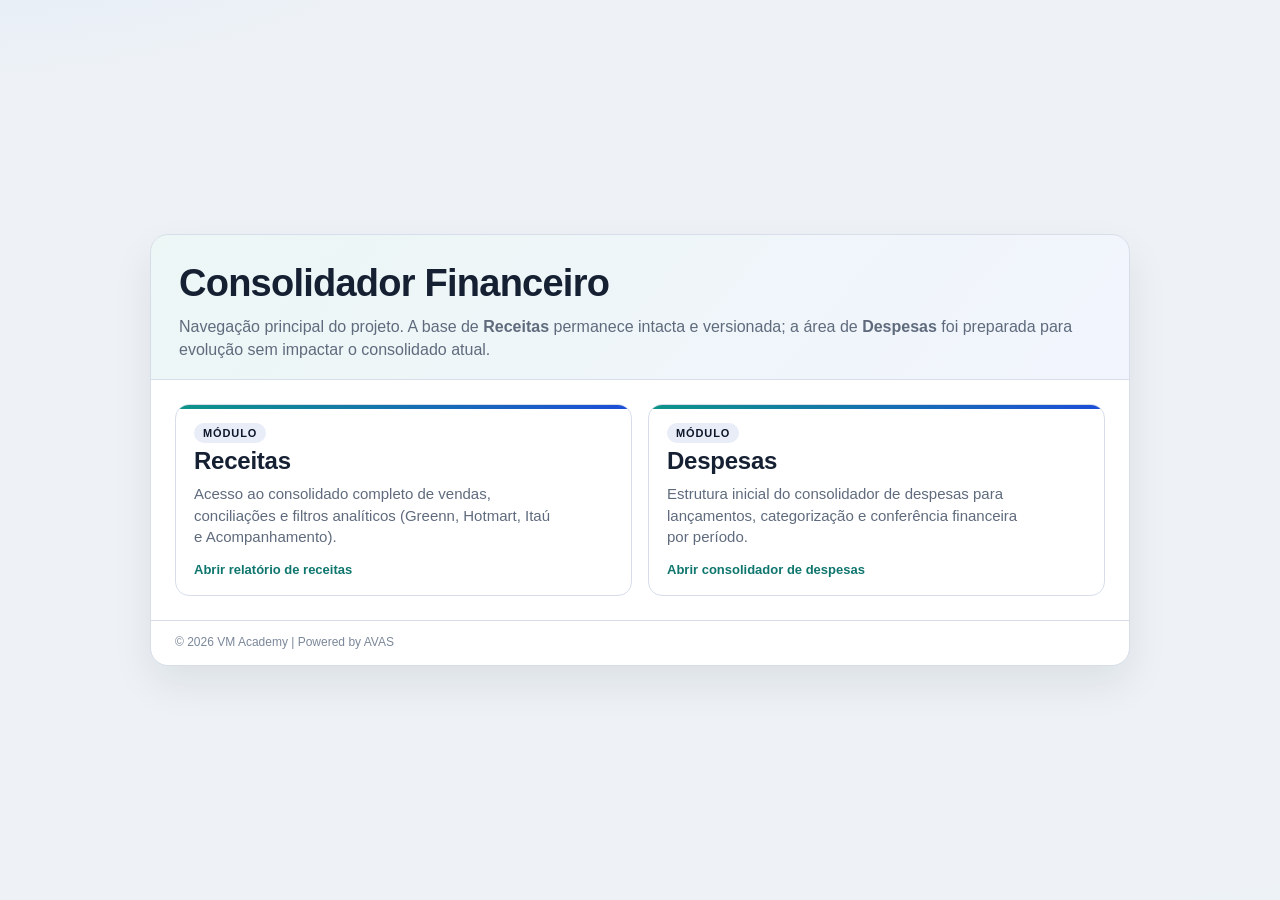
<file: netlify_drop_relatorio_jan_fev_2026/index.html>
<!DOCTYPE html>
<html lang="pt-BR">
<head>
  <meta charset="UTF-8" />
  <meta name="viewport" content="width=device-width, initial-scale=1" />
  <title>Consolidador Financeiro | VM Academy</title>
  <style>
    :root {
      --bg: #eef2f6;
      --panel: #ffffff;
      --text: #162033;
      --muted: #5f6b7d;
      --border: #d7deea;
      --accent: #0d9488;
      --accent-2: #1d4ed8;
      --shadow: 0 18px 40px rgba(15, 23, 42, 0.08);
    }
    * { box-sizing: border-box; }
    body {
      margin: 0;
      font-family: "Segoe UI", "SF Pro Text", "Helvetica Neue", Arial, sans-serif;
      color: var(--text);
      background:
        radial-gradient(1100px 500px at -5% -20%, #dbe8f7 0%, transparent 55%),
        radial-gradient(900px 400px at 105% 120%, #d7f3ef 0%, transparent 50%),
        var(--bg);
      min-height: 100vh;
      display: grid;
      place-items: center;
      padding: 24px;
    }
    .shell {
      width: min(980px, 100%);
      background: var(--panel);
      border: 1px solid var(--border);
      border-radius: 18px;
      box-shadow: var(--shadow);
      overflow: hidden;
    }
    .hero {
      padding: 28px 28px 18px;
      border-bottom: 1px solid var(--border);
      background: linear-gradient(130deg, rgba(13, 148, 136, 0.08), rgba(29, 78, 216, 0.06));
    }
    .title {
      margin: 0;
      font-size: clamp(26px, 4vw, 38px);
      line-height: 1.1;
      letter-spacing: -0.02em;
    }
    .sub {
      margin: 10px 0 0;
      color: var(--muted);
      font-size: 16px;
      line-height: 1.45;
    }
    .grid {
      display: grid;
      grid-template-columns: repeat(2, minmax(240px, 1fr));
      gap: 16px;
      padding: 24px;
    }
    .card {
      text-decoration: none;
      display: block;
      border: 1px solid var(--border);
      border-radius: 14px;
      background: #fff;
      padding: 18px;
      transition: transform .16s ease, box-shadow .16s ease, border-color .16s ease;
      min-height: 168px;
      position: relative;
      overflow: hidden;
    }
    .card:hover {
      transform: translateY(-2px);
      box-shadow: 0 12px 22px rgba(15, 23, 42, 0.10);
      border-color: #b8c5dc;
    }
    .card::before {
      content: "";
      position: absolute;
      inset: 0 0 auto 0;
      height: 4px;
      background: linear-gradient(90deg, var(--accent), var(--accent-2));
    }
    .card h2 {
      margin: 4px 0 8px;
      font-size: 24px;
      color: var(--text);
      letter-spacing: -0.01em;
    }
    .tag {
      display: inline-block;
      font-size: 11px;
      font-weight: 700;
      letter-spacing: .08em;
      text-transform: uppercase;
      color: #0f172a;
      background: #e8edf8;
      border-radius: 999px;
      padding: 4px 9px;
    }
    .card p {
      margin: 0;
      color: var(--muted);
      font-size: 15px;
      line-height: 1.45;
      max-width: 44ch;
    }
    .status {
      margin-top: 14px;
      font-size: 13px;
      color: #0f766e;
      font-weight: 600;
    }
    .disabled {
      opacity: .68;
      cursor: default;
      pointer-events: none;
      background: #f8fafc;
    }
    .footer {
      border-top: 1px solid var(--border);
      padding: 14px 24px 16px;
      font-size: 12px;
      color: #7b879a;
    }
    @media (max-width: 760px) {
      .grid { grid-template-columns: 1fr; }
      .hero { padding: 24px 18px 14px; }
      .grid { padding: 16px; }
      .footer { padding: 12px 16px 14px; }
    }
  </style>
</head>
<body>
  <main class="shell">
    <header class="hero">
      <h1 class="title">Consolidador Financeiro</h1>
      <p class="sub">Navegação principal do projeto. A base de <strong>Receitas</strong> permanece intacta e versionada; a área de <strong>Despesas</strong> foi preparada para evolução sem impactar o consolidado atual.</p>
    </header>

    <section class="grid">
      <a class="card" href="receitas.html">
        <span class="tag">Módulo</span>
        <h2>Receitas</h2>
        <p>Acesso ao consolidado completo de vendas, conciliações e filtros analíticos (Greenn, Hotmart, Itaú e Acompanhamento).</p>
        <div class="status">Abrir relatório de receitas</div>
      </a>

      <a class="card" href="despesas.html">
        <span class="tag">Módulo</span>
        <h2>Despesas</h2>
        <p>Estrutura inicial do consolidador de despesas para lançamentos, categorização e conferência financeira por período.</p>
        <div class="status">Abrir consolidador de despesas</div>
      </a>
    </section>

    <footer class="footer">© 2026 VM Academy | Powered by AVAS</footer>
    <!-- release: 2026-03-10T17:40:00-03:00 -->
  </main>
</body>
</html>
</file>
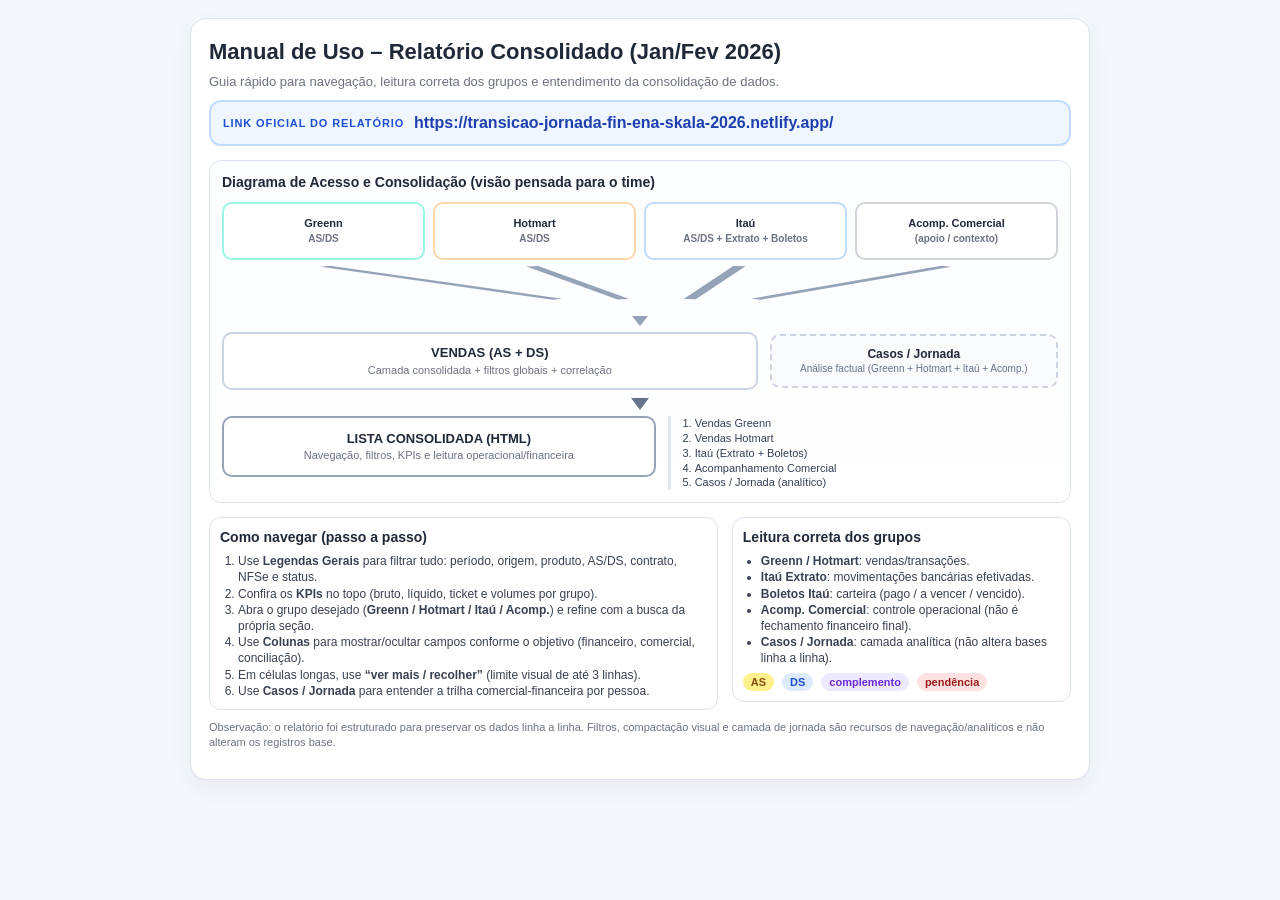
<file: manual_uso_relatorio_jan_fev_2026.html>
<!doctype html>
<html lang="pt-BR">
<head>
<meta charset="utf-8">
<meta name="viewport" content="width=device-width, initial-scale=1">
<title>Manual de Uso - Relatório Consolidado Jan/Fev 2026</title>
<style>
  :root{
    --bg:#f4f7fb; --card:#fff; --ink:#1f2937; --muted:#6b7280; --line:#dbe3ee;
    --accent:#0f766e; --accent2:#1d4ed8; --warn:#d97706;
  }
  *{box-sizing:border-box}
  body{margin:0;background:var(--bg);color:var(--ink);font-family:-apple-system,BlinkMacSystemFont,"Segoe UI",Arial,sans-serif;line-height:1.35}
  .page{max-width:900px;margin:18px auto;padding:18px;background:var(--card);border:1px solid var(--line);border-radius:16px;box-shadow:0 8px 24px rgba(15,23,42,.06)}
  h1{margin:0 0 6px;font-size:22px}
  .sub{margin:0 0 10px;color:var(--muted);font-size:13px}
  .link-box{
    border:2px solid #bfdbfe;background:#eff6ff;border-radius:12px;padding:10px 12px;margin:10px 0 14px;
    display:flex;gap:10px;align-items:center;flex-wrap:wrap
  }
  .link-box .label{font-size:11px;text-transform:uppercase;letter-spacing:.08em;color:#1d4ed8;font-weight:700}
  .link-box a{color:#1e40af;font-weight:700;text-decoration:none;word-break:break-all}
  .grid{display:grid;grid-template-columns:1.2fr .8fr;gap:14px;align-items:start}
  .block{border:1px solid var(--line);border-radius:12px;padding:10px;background:#fff}
  .block h2{margin:0 0 6px;font-size:14px}
  .block p,.block li{font-size:12px;color:#374151}
  .block ul,.block ol{margin:6px 0 0 18px;padding:0}
  .legend{display:flex;gap:8px;flex-wrap:wrap;margin-top:6px}
  .tag{display:inline-flex;align-items:center;border-radius:999px;padding:2px 8px;font-size:11px;font-weight:700}
  .as{background:#fef08a;color:#854d0e}
  .ds{background:#dbeafe;color:#1d4ed8}
  .manual{background:#ede9fe;color:#6d28d9}
  .pend{background:#fee2e2;color:#991b1b}
  .diagram{border:1px solid var(--line);border-radius:12px;padding:12px;background:linear-gradient(180deg,#fbfdff,#ffffff)}
  .diagram h2{margin:0 0 10px;font-size:14px}
  .row-top{display:grid;grid-template-columns:repeat(4,1fr);gap:8px;align-items:start}
  .box{
    border:2px solid #cbd5e1;border-radius:10px;background:#fff;padding:8px;text-align:center;font-size:11px;font-weight:700;min-height:58px;
    display:flex;flex-direction:column;justify-content:center
  }
  .box small{display:block;font-size:10px;font-weight:600;color:var(--muted);margin-top:2px}
  .box.green{border-color:#99f6e4}
  .box.orange{border-color:#fed7aa}
  .box.blue{border-color:#bfdbfe}
  .box.gray{border-color:#d1d5db}
  .funnel{
    margin:8px auto 6px; width:0;height:0;
    border-left:8px solid transparent;border-right:8px solid transparent;border-top:10px solid #94a3b8;
  }
  .lines{position:relative;height:44px;margin:4px 4px 0}
  .lines svg{width:100%;height:100%}
  .mid{display:grid;grid-template-columns:1.3fr .7fr;gap:12px;align-items:center;margin-top:2px}
  .ventas{border:2px solid #cbd5e1;border-radius:10px;padding:10px;text-align:center;background:#fff}
  .ventas .t{font-size:13px;font-weight:800}
  .ventas .s{font-size:11px;color:var(--muted);margin-top:2px}
  .plan{border:2px dashed #cbd5e1;border-radius:10px;padding:10px;text-align:center;background:#f8fafc}
  .plan .t{font-size:12px;font-weight:800}
  .plan .s{font-size:10px;color:#64748b}
  .down{margin:8px auto 6px;width:0;height:0;border-left:9px solid transparent;border-right:9px solid transparent;border-top:12px solid #64748b}
  .final-row{display:grid;grid-template-columns:1fr .9fr;gap:12px;align-items:start}
  .html-box{border:2px solid #94a3b8;border-radius:10px;padding:12px;text-align:center;background:#fff}
  .html-box .t{font-size:13px;font-weight:800}
  .html-box .s{font-size:11px;color:var(--muted)}
  .list-map{font-size:11px;color:#334155;border-left:3px solid #e2e8f0;padding-left:8px}
  .list-map ol{margin:0 0 0 16px;padding:0}
  .foot{margin-top:10px;color:var(--muted);font-size:11px}
  @media (max-width: 860px){
    .grid{grid-template-columns:1fr}
    .row-top{grid-template-columns:repeat(2,1fr)}
    .mid,.final-row{grid-template-columns:1fr}
  }
  @media print{
    @page { size:A4 portrait; margin:8mm; }
    body{background:#fff}
    body{zoom:.8}
    .page{box-shadow:none;border:0;margin:0;max-width:none;border-radius:0;padding:8px}
    .page *{line-height:1.2}
    .link-box{margin:4px 0 8px;padding:6px 8px}
    .diagram,.block{padding:6px}
    .grid{gap:8px;margin-top:8px !important}
    h1{font-size:19px;margin-bottom:4px}
    .sub{font-size:10px;margin-bottom:4px}
    .block h2,.diagram h2{font-size:11px;margin-bottom:4px}
    .block p,.block li,.list-map,.foot{font-size:10px}
    .block ul,.block ol{margin-top:4px}
    .legend{gap:4px;margin-top:4px}
    .box{min-height:40px;font-size:9px;padding:4px}
    .box small{font-size:8px;margin-top:1px}
    .lines{height:28px;margin-top:2px}
    .funnel{margin:4px auto 4px}
    .mid{gap:8px;margin-top:0}
    .ventas,.plan,.html-box{padding:6px}
    .ventas .t,.html-box .t{font-size:11px}
    .ventas .s,.html-box .s,.plan .s{font-size:9px}
    .plan .t{font-size:10px}
    .down{margin:4px auto 4px}
    .final-row{gap:8px}
    .foot{margin-top:6px}
    .tag{font-size:10px;padding:1px 7px}
    .link-box a{text-decoration:none}
  }
</style>
</head>
<body>
  <main class="page">
    <h1>Manual de Uso – Relatório Consolidado (Jan/Fev 2026)</h1>
    <p class="sub">Guia rápido para navegação, leitura correta dos grupos e entendimento da consolidação de dados.</p>

    <div class="link-box">
      <span class="label">Link oficial do relatório</span>
      <a href="https://transicao-jornada-fin-ena-skala-2026.netlify.app/" target="_blank" rel="noopener noreferrer">https://transicao-jornada-fin-ena-skala-2026.netlify.app/</a>
    </div>

    <section class="diagram">
      <h2>Diagrama de Acesso e Consolidação (visão pensada para o time)</h2>
      <div class="row-top">
        <div class="box green">Greenn <small>AS/DS</small></div>
        <div class="box orange">Hotmart <small>AS/DS</small></div>
        <div class="box blue">Itaú <small>AS/DS + Extrato + Boletos</small></div>
        <div class="box gray">Acomp. Comercial <small>(apoio / contexto)</small></div>
      </div>
      <div class="lines">
        <svg viewBox="0 0 100 40" preserveAspectRatio="none" aria-hidden="true">
          <path d="M12 2 L40 32" stroke="#94a3b8" stroke-width="1.5" fill="none"/>
          <path d="M37 2 L48 32" stroke="#94a3b8" stroke-width="1.5" fill="none"/>
          <path d="M62 2 L56 32" stroke="#94a3b8" stroke-width="1.5" fill="none"/>
          <path d="M87 2 L64 32" stroke="#94a3b8" stroke-width="1.5" fill="none"/>
        </svg>
      </div>
      <div class="funnel"></div>
      <div class="mid">
        <div class="ventas">
          <div class="t">VENDAS (AS + DS)</div>
          <div class="s">Camada consolidada + filtros globais + correlação</div>
        </div>
        <div class="plan">
          <div class="t">Casos / Jornada</div>
          <div class="s">Análise factual (Greenn + Hotmart + Itaú + Acomp.)</div>
        </div>
      </div>
      <div class="down"></div>
      <div class="final-row">
        <div class="html-box">
          <div class="t">LISTA CONSOLIDADA (HTML)</div>
          <div class="s">Navegação, filtros, KPIs e leitura operacional/financeira</div>
        </div>
        <div class="list-map">
          <ol>
            <li>Vendas Greenn</li>
            <li>Vendas Hotmart</li>
            <li>Itaú (Extrato + Boletos)</li>
            <li>Acompanhamento Comercial</li>
            <li>Casos / Jornada (analítico)</li>
          </ol>
        </div>
      </div>
    </section>

    <div class="grid" style="margin-top:14px;">
      <section class="block">
        <h2>Como navegar (passo a passo)</h2>
        <ol>
          <li>Use <strong>Legendas Gerais</strong> para filtrar tudo: período, origem, produto, AS/DS, contrato, NFSe e status.</li>
          <li>Confira os <strong>KPIs</strong> no topo (bruto, líquido, ticket e volumes por grupo).</li>
          <li>Abra o grupo desejado (<strong>Greenn / Hotmart / Itaú / Acomp.</strong>) e refine com a busca da própria seção.</li>
          <li>Use <strong>Colunas</strong> para mostrar/ocultar campos conforme o objetivo (financeiro, comercial, conciliação).</li>
          <li>Em células longas, use <strong>“ver mais / recolher”</strong> (limite visual de até 3 linhas).</li>
          <li>Use <strong>Casos / Jornada</strong> para entender a trilha comercial-financeira por pessoa.</li>
        </ol>
      </section>

      <section class="block">
        <h2>Leitura correta dos grupos</h2>
        <ul>
          <li><strong>Greenn / Hotmart</strong>: vendas/transações.</li>
          <li><strong>Itaú Extrato</strong>: movimentações bancárias efetivadas.</li>
          <li><strong>Boletos Itaú</strong>: carteira (pago / a vencer / vencido).</li>
          <li><strong>Acomp. Comercial</strong>: controle operacional (não é fechamento financeiro final).</li>
          <li><strong>Casos / Jornada</strong>: camada analítica (não altera bases linha a linha).</li>
        </ul>
        <div class="legend">
          <span class="tag as">AS</span>
          <span class="tag ds">DS</span>
          <span class="tag manual">complemento</span>
          <span class="tag pend">pendência</span>
        </div>
      </section>
    </div>

    <p class="foot">
      Observação: o relatório foi estruturado para preservar os dados linha a linha. Filtros, compactação visual e camada de jornada são recursos de navegação/analíticos e não alteram os registros base.
    </p>
  </main>
</body>
</html>
</file>
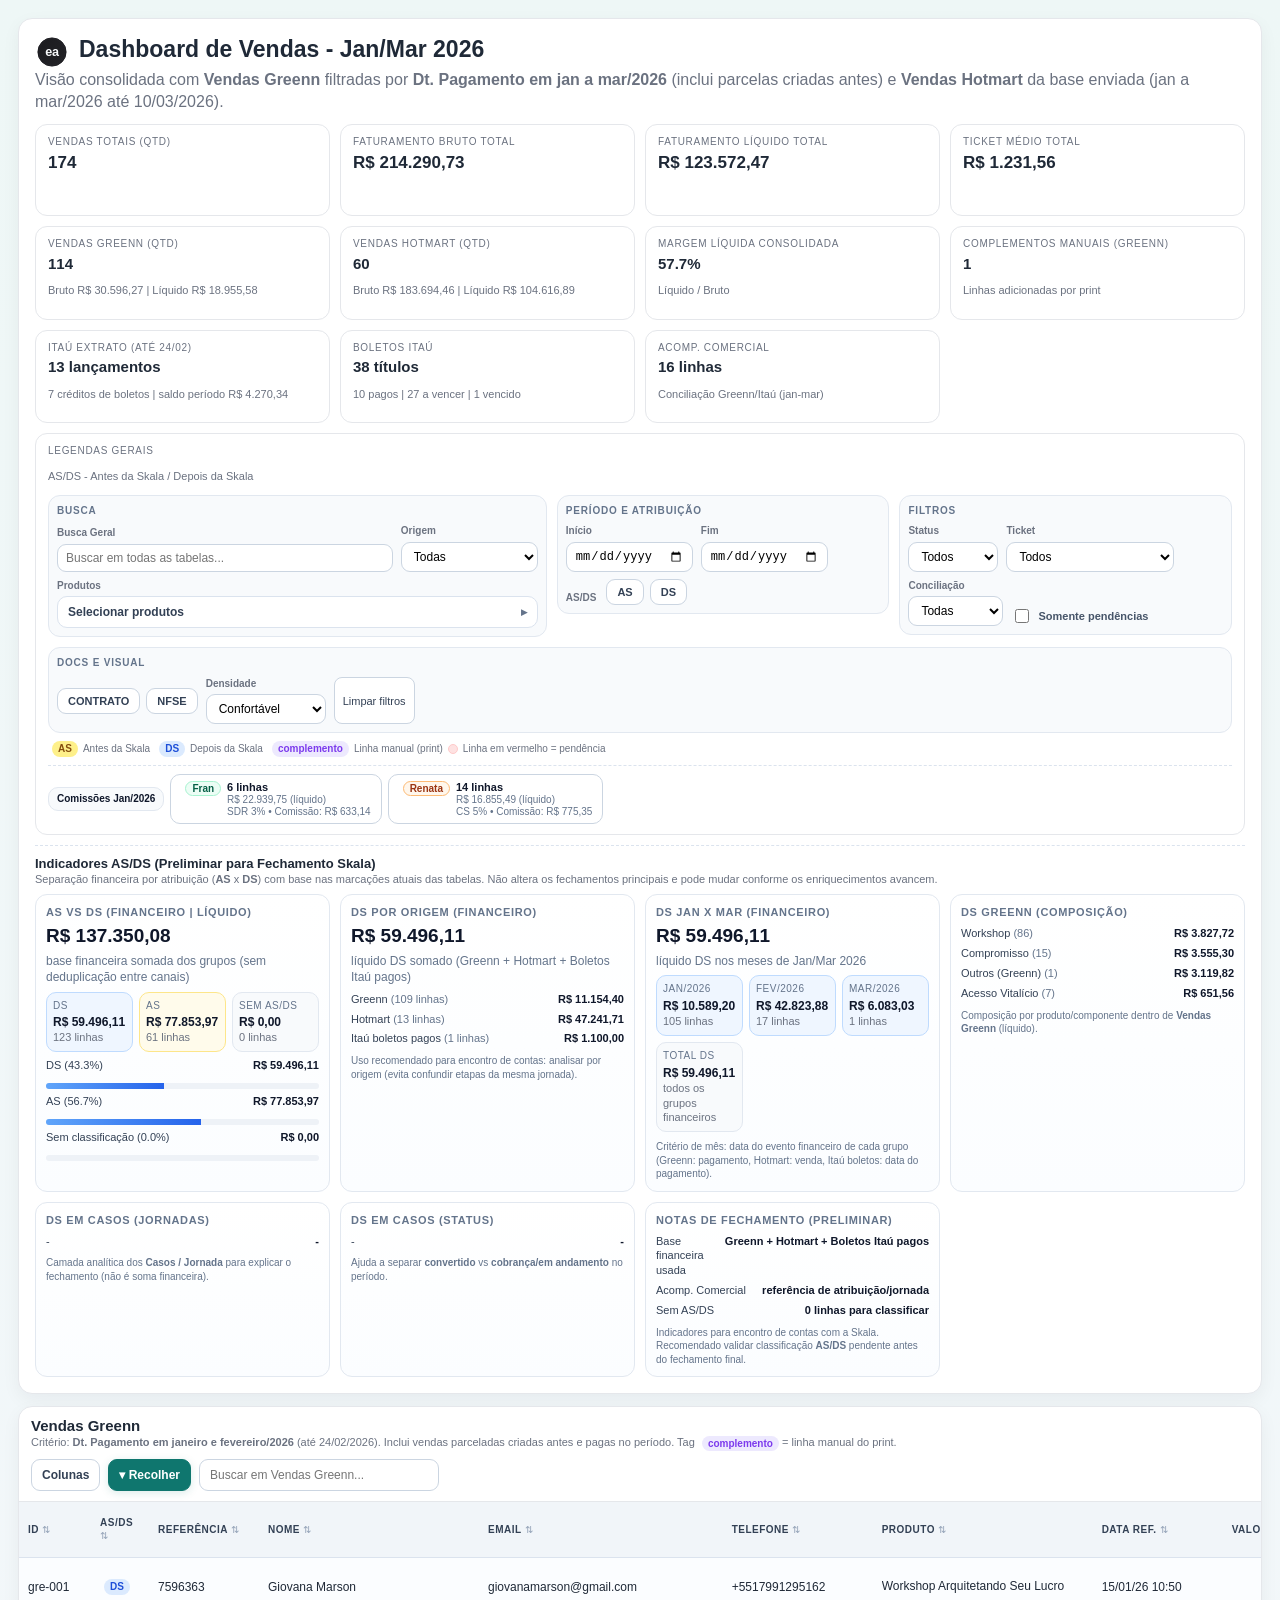
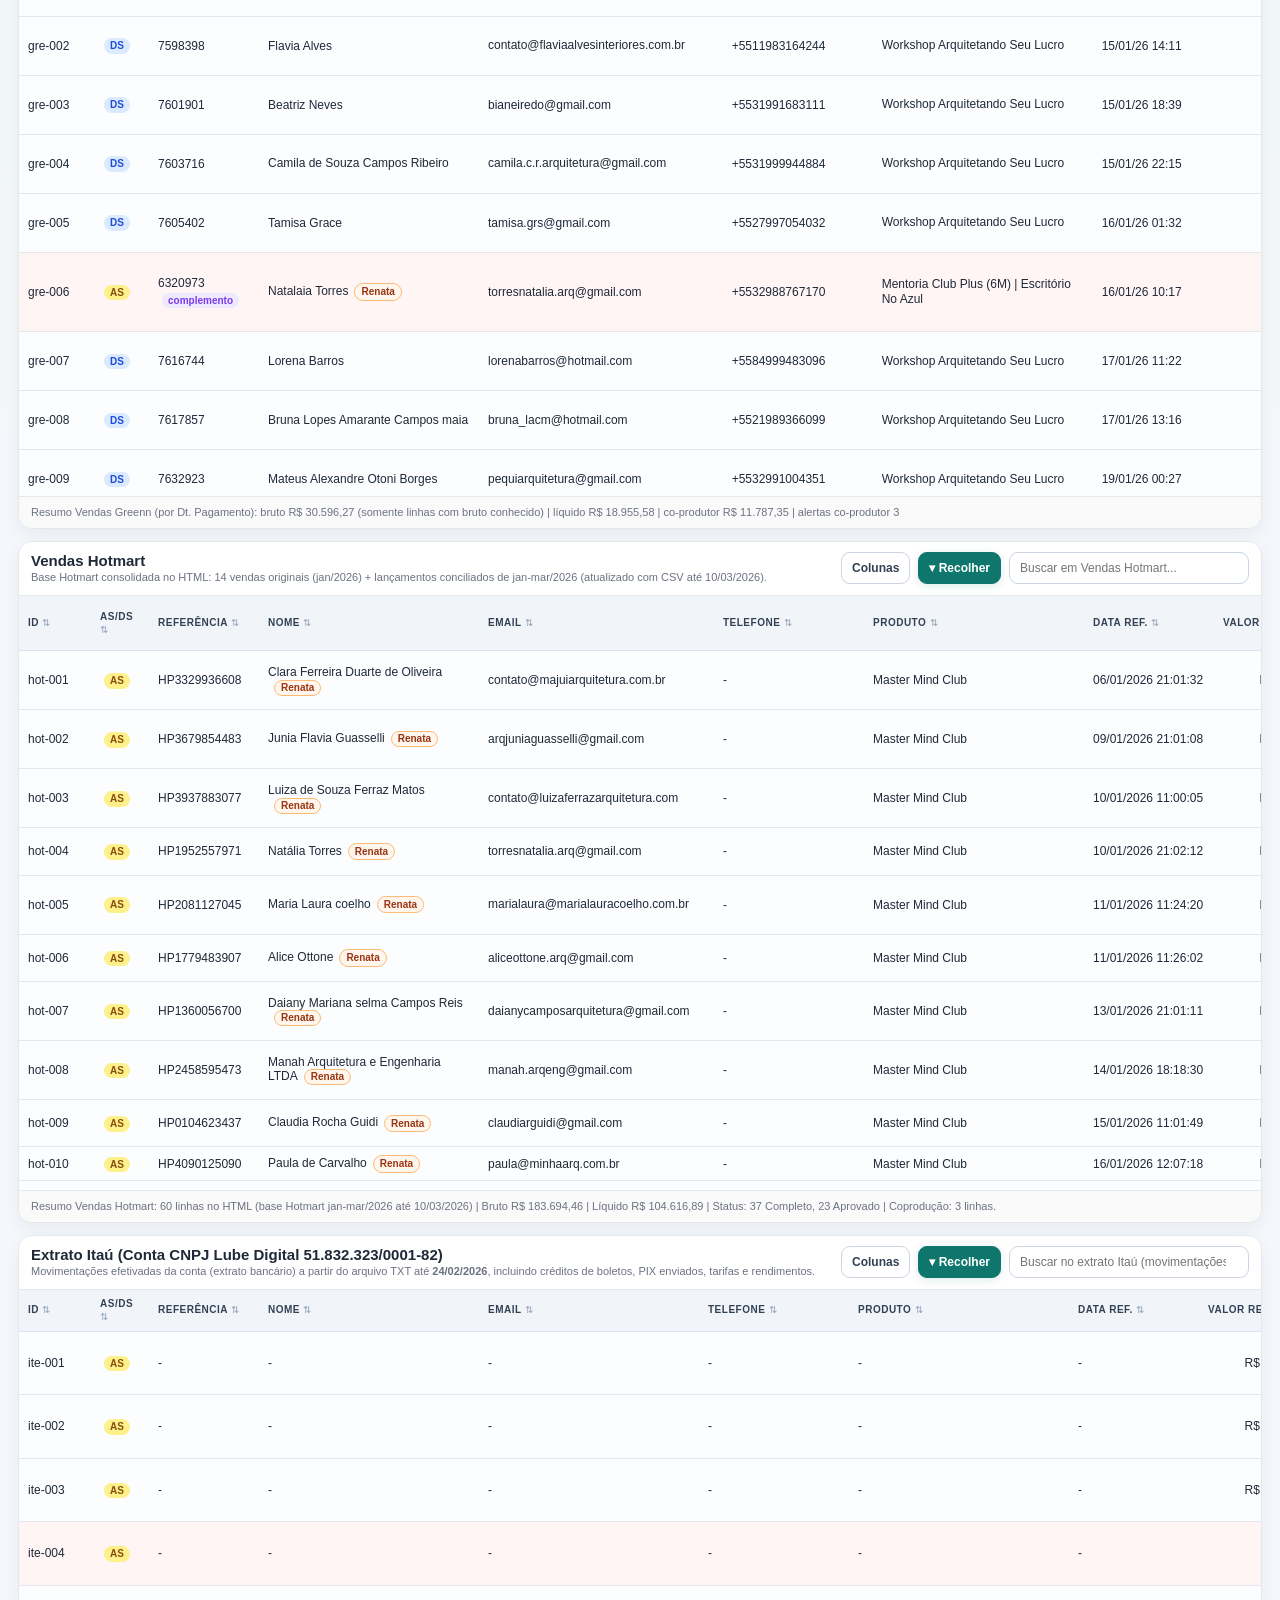
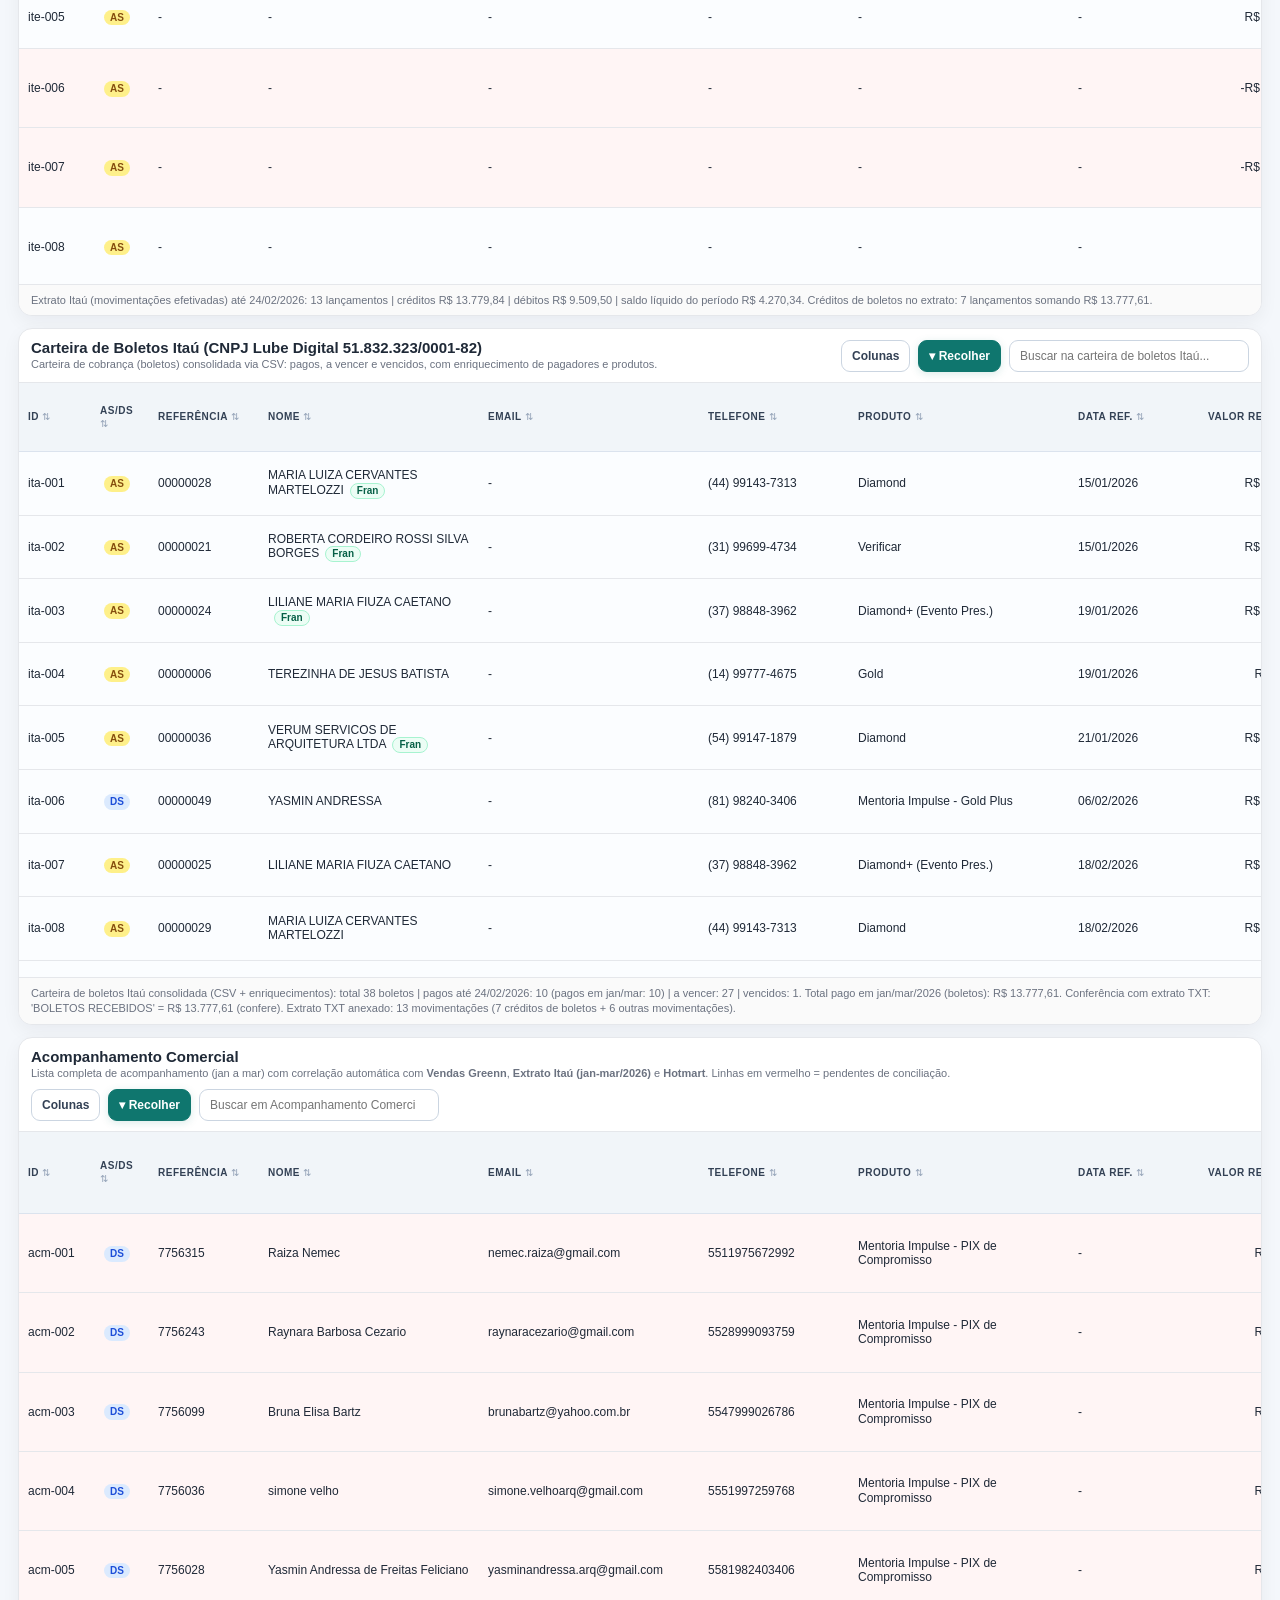
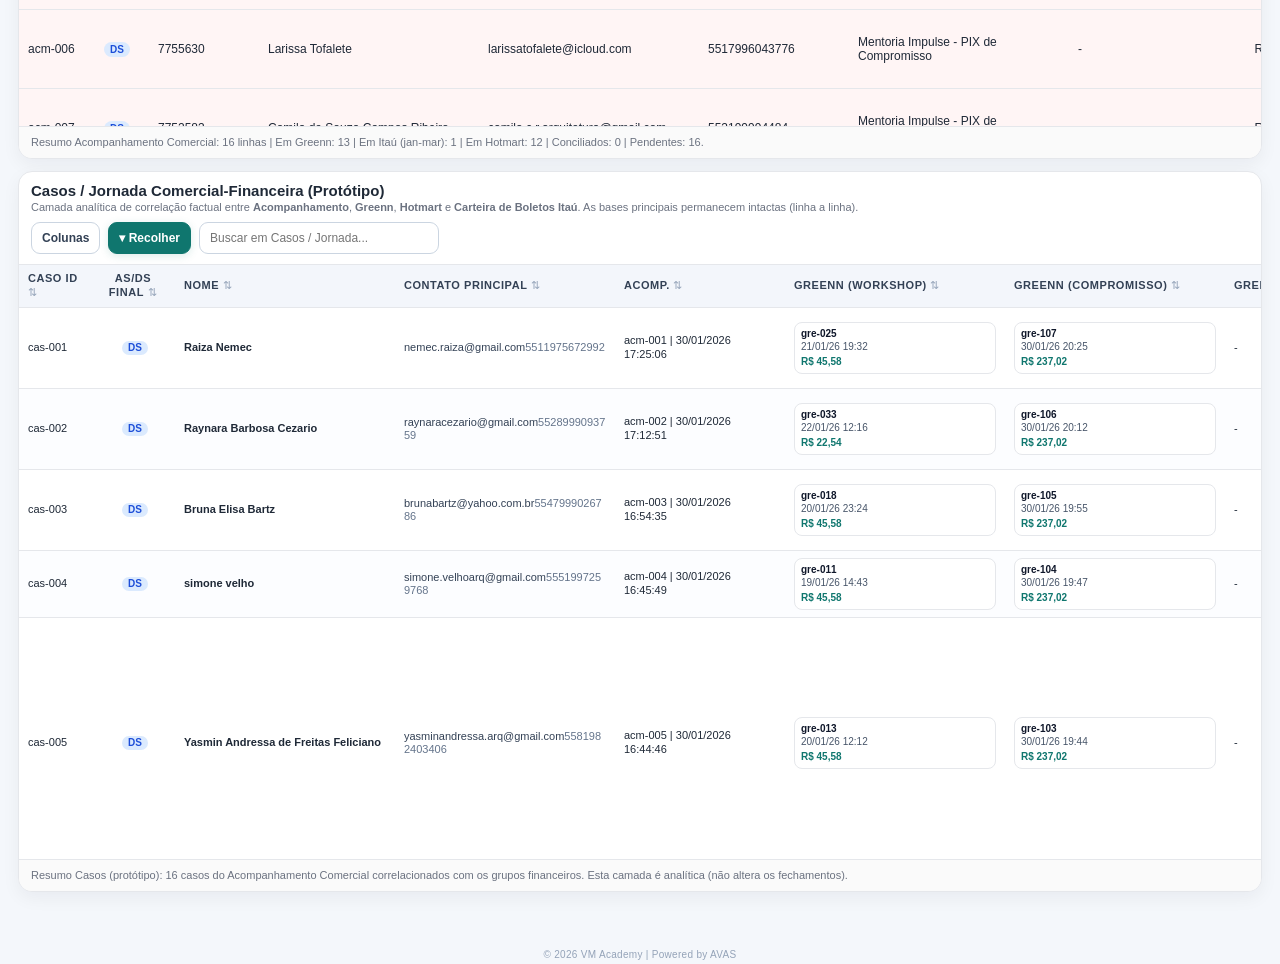
<file: vendas_janeiro_2026.html>
<!doctype html>
<html lang='pt-BR'>
<head>
<meta charset='utf-8'>
<meta name='viewport' content='width=device-width, initial-scale=1'>
<title>Vendas Jan-Mar 2026 - Consolidado</title>
<style>
:root { --bg:#f4f7fb; --card:#fff; --ink:#1f2937; --muted:#6b7280; --line:#e5e7eb; --paid:#166534; --paid-bg:#dcfce7; --complete:#0f766e; --complete-bg:#ccfbf1; --danger:#991b1b; --danger-bg:#fee2e2; --manual:#7c3aed; --manual-bg:#ede9fe; }
* { box-sizing:border-box; }
body { margin:0; font-family:-apple-system,BlinkMacSystemFont,'Segoe UI',Helvetica,Arial,sans-serif; color:var(--ink); background:linear-gradient(180deg,#eef7f6 0%,var(--bg) 40%); line-height:1.35; }
.wrap { max-width:1680px; margin:0 auto; padding:18px; }
.hero,.panel { background:var(--card); border:1px solid var(--line); border-radius:14px; box-shadow:0 6px 18px rgba(16,24,40,.05); }
.hero { padding:16px; margin-bottom:12px; }
h1 { margin:0 0 4px; font-size:23px; line-height:1.2; }
.hero-title { display:flex; align-items:center; gap:10px; }
.brand-mark { width:34px; height:34px; flex:0 0 34px; display:inline-flex; align-items:center; justify-content:center; border-radius:999px; background:transparent; border:0; box-shadow:none; }
.brand-mark svg { width:30px; height:30px; display:block; }
.sub { margin:0; color:var(--muted); }
.cards { display:grid; grid-template-columns:repeat(4,minmax(180px,1fr)); gap:10px; margin:12px 0 0; align-items:start; }
.card { background:var(--card); border:1px solid var(--line); border-radius:12px; padding:10px 12px; align-self:start; min-height:92px; }
.card-legends { grid-column:1 / -1; min-height:auto; }
.card-legends .legend-tools { display:flex; align-items:flex-end; gap:8px; flex-wrap:wrap; }
.card-legends .legend-tools > label { min-width:auto; }
.card-legends .legend-tools input[type='search'] { min-width:260px; }
.card-legends .legend-tools select[multiple] { min-width:320px; min-height:80px; }
.card-legends .legend-box { margin-top:8px; }
.k { margin:0; font-size:10px; color:var(--muted); text-transform:uppercase; letter-spacing:.07em; }
.v { margin:4px 0 0; font-size:17px; font-weight:700; line-height:1.15; }
.v.small { font-size:15px; }
.panel { overflow:hidden; margin-bottom:12px; }
.toolbar { display:flex; gap:8px; align-items:center; justify-content:space-between; padding:10px 12px; border-bottom:1px solid var(--line); flex-wrap:wrap; }
.panel h2 { margin:0; font-size:15px; line-height:1.2; }
.toolbar-actions { display:flex; gap:8px; align-items:center; flex-wrap:wrap; }
.toolbar input { padding:8px 10px; border-radius:9px; border:1px solid #cbd5e1; min-width:240px; font-size:12px; }
.toggle-btn { padding:8px 10px; border-radius:9px; border:1px solid #0f766e; background:#0f766e; cursor:pointer; color:#fff; font-weight:700; white-space:nowrap; box-shadow:0 2px 8px rgba(15,118,110,.15); font-size:12px; }
.toggle-btn:hover { background:#0b5f59; border-color:#0b5f59; }
.toggle-btn:focus-visible { outline:2px solid #99f6e4; outline-offset:2px; }
.cols-wrap { position:relative; }
.cols-btn { padding:8px 10px; border-radius:9px; border:1px solid #cbd5e1; background:#fff; cursor:pointer; color:#334155; font-weight:600; white-space:nowrap; font-size:12px; }
.cols-btn:hover { background:#f8fafc; }
.cols-menu { position:absolute; right:0; top:calc(100% + 6px); width:min(360px, 80vw); max-height:320px; overflow:auto; background:#fff; border:1px solid #e2e8f0; border-radius:12px; box-shadow:0 12px 30px rgba(15,23,42,.14); padding:8px; display:none; z-index:30; }
.cols-menu.open { display:block; }
.cols-menu-head { display:flex; justify-content:space-between; gap:8px; align-items:center; padding:4px 4px 8px; border-bottom:1px solid #eef2f7; margin-bottom:6px; position:sticky; top:-8px; background:#fff; }
.cols-menu-head strong { font-size:11px; color:#475569; text-transform:uppercase; letter-spacing:.05em; }
.cols-menu-actions { display:flex; gap:6px; }
.cols-menu-actions button { border:1px solid #cbd5e1; background:#fff; color:#334155; border-radius:8px; padding:4px 6px; font-size:11px; cursor:pointer; }
.cols-menu-item { display:flex; align-items:flex-start; gap:8px; padding:5px 4px; border-radius:8px; }
.cols-menu-item:hover { background:#f8fafc; }
.cols-menu-item input { margin-top:2px; }
.cols-menu-item span { font-size:12px; color:#334155; line-height:1.25; }
.meta { color:var(--muted); font-size:11px; line-height:1.35; }
.table-wrap { overflow:auto; max-height:66vh; }
table { width:100%; border-collapse:collapse; }
.greenn-table { min-width:1900px; }
.hot-table { min-width:1550px; }
.case-table { min-width:2400px; }
.case-table { table-layout:fixed; }
#tblCasos th, #tblCasos td { font-size:11px; line-height:1.25; }
#tblCasos th { background:#f3f6fb; }
#tblCasos tbody tr:nth-child(even) td { background:#fcfdff; }
#tblCasos tbody tr:hover td { background:#f4fbff; }
#tblCasos td { word-break:break-word; }
#tblCasos th:nth-child(1), #tblCasos td:nth-child(1) { width:72px; min-width:72px; }
#tblCasos th:nth-child(2), #tblCasos td:nth-child(2) { width:84px; min-width:84px; text-align:center; }
#tblCasos th:nth-child(3), #tblCasos td:nth-child(3) { width:220px; min-width:220px; }
#tblCasos th:nth-child(4), #tblCasos td:nth-child(4) { width:220px; min-width:220px; }
#tblCasos th:nth-child(5), #tblCasos td:nth-child(5) { width:170px; min-width:170px; }
#tblCasos th:nth-child(6), #tblCasos td:nth-child(6),
#tblCasos th:nth-child(7), #tblCasos td:nth-child(7),
#tblCasos th:nth-child(8), #tblCasos td:nth-child(8),
#tblCasos th:nth-child(9), #tblCasos td:nth-child(9),
#tblCasos th:nth-child(10), #tblCasos td:nth-child(10) { width:220px; min-width:220px; }
#tblCasos th:nth-child(11), #tblCasos td:nth-child(11) { width:190px; min-width:190px; }
#tblCasos th:nth-child(12), #tblCasos td:nth-child(12) { width:90px; min-width:90px; }
#tblCasos th:nth-child(13), #tblCasos td:nth-child(13) { width:120px; min-width:120px; }
#tblCasos th:nth-child(14), #tblCasos td:nth-child(14) { width:170px; min-width:170px; }
#tblCasos th:nth-child(15), #tblCasos td:nth-child(15) { width:340px; min-width:340px; }
#tblCasos th:nth-child(-n+3), #tblCasos td:nth-child(-n+3) { position:sticky; z-index:2; }
#tblCasos th:nth-child(1), #tblCasos td:nth-child(1) { left:0; }
#tblCasos th:nth-child(2), #tblCasos td:nth-child(2) { left:72px; }
#tblCasos th:nth-child(3), #tblCasos td:nth-child(3) { left:156px; }
#tblCasos thead th:nth-child(1) { z-index:7; background:#f3f6fb; }
#tblCasos thead th:nth-child(2) { z-index:6; background:#f3f6fb; }
#tblCasos thead th:nth-child(3) { z-index:5; background:#f3f6fb; }
#tblCasos tbody td:nth-child(1) { z-index:4; }
#tblCasos tbody td:nth-child(2) { z-index:3; }
#tblCasos tbody td:nth-child(3) { z-index:2; }
#tblCasos tbody td:nth-child(-n+3) { box-shadow:1px 0 0 #e5e7eb; background-clip:padding-box; background:#fff; }
#tblCasos tbody tr:nth-child(even) td:nth-child(-n+3) { background:#fcfdff; }
#tblCasos tbody tr:hover td:nth-child(-n+3) { background:#f4fbff; }
#tblCasos tbody td { vertical-align:middle; }
#tblCasos td .case-name,
#tblCasos td .case-contact,
#tblCasos td .case-match-basis { display:-webkit-box; -webkit-line-clamp:3; -webkit-box-orient:vertical; overflow:hidden; }
#tblCasos td .case-contact { line-height:1.2; }
.case-name { font-weight:600; color:#1f2937; }
.case-contact { display:flex; flex-direction:column; gap:2px; }
.case-contact .mail { color:#334155; }
.case-contact .phone { color:#64748b; font-variant-numeric:tabular-nums; }
.case-journey { display:flex; flex-wrap:wrap; gap:4px; align-items:center; }
.case-step { display:inline-flex; align-items:center; padding:2px 7px; border-radius:999px; font-size:10px; font-weight:600; border:1px solid #dbe3ee; background:#fff; color:#334155; }
.case-step.s-greenn { background:#ecfeff; border-color:#a5f3fc; color:#0f766e; }
.case-step.s-hotmart { background:#fff7ed; border-color:#fed7aa; color:#c2410c; }
.case-step.s-itau { background:#eff6ff; border-color:#bfdbfe; color:#1d4ed8; }
.case-step.s-other { background:#f8fafc; border-color:#e2e8f0; color:#475569; }
.case-arrow { color:#94a3b8; font-size:10px; }
.case-events { display:flex; flex-direction:column; gap:5px; }
.case-event-card { border:1px solid #e5e7eb; background:#fff; border-radius:8px; padding:5px 6px; }
.case-event-card .eid { font-weight:700; color:#0f172a; font-size:10px; }
.case-event-card .eline { color:#475569; font-size:10px; margin-top:1px; }
.case-event-card .eval { color:#0f766e; font-weight:700; font-size:10px; margin-top:2px; }
.case-event-more { color:#64748b; font-size:10px; font-style:italic; padding-left:2px; }
.case-events-extra { display:none; }
.case-events.expanded .case-events-extra { display:flex; flex-direction:column; gap:5px; }
.case-events .case-events-btn { align-self:flex-start; margin-top:1px; }
.case-obs { color:#334155; }
.case-obs .obs-text { display:-webkit-box; -webkit-line-clamp:2; -webkit-box-orient:vertical; overflow:hidden; }
.case-obs.expanded .obs-text { display:block; overflow:visible; }
.case-obs .obs-btn { margin-top:4px; padding:2px 6px; border:1px solid #cbd5e1; background:#fff; border-radius:8px; color:#334155; font-size:10px; cursor:pointer; }
.case-obs .obs-btn:hover { background:#f8fafc; }
.case-match-basis { color:#64748b; font-size:10px; line-height:1.25; }
.cell-clamp { display:flex; flex-direction:column; justify-content:center; min-height:44px; gap:4px; }
.cell-clamp-content { display:-webkit-box; -webkit-line-clamp:3; -webkit-box-orient:vertical; overflow:hidden; line-height:1.2; }
.cell-clamp.expanded .cell-clamp-content { display:block; overflow:visible; }
.cell-clamp .cell-toggle { align-self:flex-start; margin:0; padding:2px 6px; border:1px solid #cbd5e1; background:#fff; border-radius:8px; color:#334155; font-size:10px; cursor:pointer; }
.cell-clamp .cell-toggle:hover { background:#f8fafc; }
.cell-clamp-cell.expanded-cell { background:#f8fbff !important; }
tbody tr.row-expanded td { background:#f8fbff; }
tbody td { vertical-align:middle; }
tbody tr { min-height:72px; }
th,td { padding:7px 9px; border-bottom:1px solid var(--line); font-size:12px; }
body.compact tbody tr { min-height:56px; }
body.compact th, body.compact td { padding:5px 7px; font-size:11px; }
body.compact .status { font-size:10px; padding:1px 5px; }
body.compact .tag { font-size:9px; padding:1px 5px; }
body.compact .cell-clamp { min-height:34px; gap:3px; }
body.compact .cell-clamp .cell-toggle,
body.compact .obs-btn { font-size:9px; padding:1px 5px; }
th { position:sticky; top:0; background:#f8fafc; text-align:left; font-size:10px; text-transform:uppercase; letter-spacing:.05em; color:#334155; z-index:1; }
th.sortable { cursor:pointer; user-select:none; }
th.sortable::after { content:' ⇅'; color:#94a3b8; font-weight:400; }
th.sortable[data-sort='asc']::after { content:' ↑'; color:#0f766e; }
th.sortable[data-sort='desc']::after { content:' ↓'; color:#0f766e; }
.th-std, .td-std { background-clip:padding-box; }
.th-std-id, .td-std-id { min-width:72px; width:72px; }
.th-std-asds, .td-std-asds { min-width:58px; width:58px; }
.th-std-ref, .td-std-ref { min-width:110px; width:110px; }
.th-std-nome, .td-std-nome { min-width:220px; width:220px; }
.th-std-email, .td-std-email { min-width:220px; width:220px; }
.th-std-telefone, .td-std-telefone { min-width:150px; width:150px; }
.th-std-produto, .td-std-produto { min-width:220px; width:220px; }
.th-std-data, .td-std-data { min-width:130px; width:130px; }
.th-std-valor, .td-std-valor { min-width:120px; width:120px; }
.th-std-status, .td-std-status { min-width:120px; width:120px; }
.th-std-contrato, .td-std-contrato { min-width:110px; width:110px; }
.th-std-nfse, .td-std-nfse { min-width:90px; width:90px; }
.th-std { background:#f1f5f9; border-bottom-color:#dbe3ee; }
.td-std { background:#fbfdff; }
.td-std-valor { text-align:right; white-space:nowrap; font-variant-numeric:tabular-nums; }
td.num { text-align:right; white-space:nowrap; font-variant-numeric:tabular-nums; }
.status { padding:2px 6px; border-radius:999px; font-size:11px; font-weight:600; display:inline-block; white-space:nowrap; }
.st-paid { color:var(--paid); background:var(--paid-bg); }
.st-complete { color:var(--complete); background:var(--complete-bg); }
.st-info { color:#1d4ed8; background:#dbeafe; }
.st-yes { color:#166534; background:#dcfce7; }
.st-no { color:#991b1b; background:#fee2e2; }
.st-na { color:#854d0e; background:#fef9c3; }
.tag { display:inline-block; margin-left:4px; padding:1px 6px; border-radius:999px; font-size:10px; font-weight:600; vertical-align:middle; }
.tag-manual { color:var(--manual); background:var(--manual-bg); }
.tag-as { color:#854d0e; background:#fef08a; }
.tag-ds { color:#1d4ed8; background:#dbeafe; }
.tag-link { color:#475569; background:#eef2f7; border:1px solid #dbe3ef; }
.tag-fran { color:#065f46; background:#ecfdf5; border:1px solid #a7f3d0; }
.tag-renata { color:#9a3412; background:#fff7ed; border:1px solid #fdba74; }
.info-dot { display:inline-flex; align-items:center; justify-content:center; width:14px; height:14px; margin-left:6px; border-radius:999px; border:1px solid #cbd5e1; background:#f8fafc; color:#475569; font-size:10px; font-weight:700; line-height:1; cursor:help; vertical-align:middle; }
.cop-info-dot { width:12px; height:12px; margin-left:5px; font-size:9px; border-color:#d1d5db; color:#64748b; background:#ffffff; }
.legend-mini { margin-top:6px; font-size:11px; color:var(--muted); }
.legend-box { display:flex; flex-wrap:wrap; gap:5px; margin-top:6px; }
.legend-item { display:inline-flex; align-items:center; gap:5px; font-size:10px; color:var(--muted); }
.commission-box { margin-top:8px; border-top:1px dashed #dbe3ee; padding-top:8px; display:flex; flex-wrap:wrap; gap:6px; align-items:center; }
.commission-box .legend-item { border:1px solid #e2e8f0; background:#f8fafc; border-radius:10px; padding:4px 8px; }
.commission-box .legend-item strong { color:#0f172a; }
.commission-box .comm-btn { border:1px solid #cbd5e1; background:#fff; border-radius:10px; padding:6px 10px; cursor:pointer; display:inline-flex; align-items:flex-start; gap:6px; text-align:left; }
.commission-box .comm-btn:hover { background:#f8fafc; }
.commission-box .comm-btn.active { box-shadow:0 0 0 2px rgba(15,118,110,.10); }
.commission-box .comm-btn.active.fran { border-color:#34d399; background:#ecfdf5; }
.commission-box .comm-btn.active.renata { border-color:#fb923c; background:#fff7ed; }
.commission-box .comm-btn .stack { display:flex; flex-direction:column; gap:1px; }
.commission-box .comm-btn .t1 { font-size:11px; font-weight:700; color:#0f172a; line-height:1.1; }
.commission-box .comm-btn .t2, .commission-box .comm-btn .t3 { font-size:10px; color:#64748b; line-height:1.1; }
.legend-tools { display:flex; align-items:center; gap:8px; flex-wrap:wrap; margin-top:6px; }
.legend-tools label { font-size:10px; color:var(--muted); font-weight:600; }
.legend-tools input { padding:6px 8px; border-radius:9px; border:1px solid #cbd5e1; min-width:190px; font-size:12px; }
.legend-tools select { padding:6px 8px; border-radius:9px; border:1px solid #cbd5e1; background:#fff; font-size:12px; }
.legend-tools select[multiple] { min-width:220px; min-height:72px; }
.legend-tools .multi-actions { display:flex; gap:6px; align-items:center; }
.legend-tools .mini-btn { padding:5px 8px; border-radius:8px; border:1px solid #cbd5e1; background:#fff; color:#334155; font-size:11px; cursor:pointer; }
.legend-tools .mini-btn:hover { background:#f8fafc; }
.legend-tools .chk { display:inline-flex; align-items:center; gap:6px; }
.legend-tools .chk input { min-width:auto; width:14px; height:14px; padding:0; }
.legend-tools .btn-group { display:flex; gap:6px; align-items:center; flex-wrap:wrap; }
.legend-tools .filter-btn { padding:6px 10px; border-radius:9px; border:1px solid #cbd5e1; background:#fff; color:#334155; font-size:11px; font-weight:600; cursor:pointer; }
.legend-tools .filter-btn:hover { background:#f8fafc; }
.legend-tools .filter-btn.active { border-color:#0f766e; background:#ecfdf5; color:#065f46; }
.legend-tools .filter-btn.active.as-btn { border-color:#d97706; background:#fffbeb; color:#92400e; }
.legend-tools .filter-btn.active.ds-btn { border-color:#2563eb; background:#eff6ff; color:#1d4ed8; }
.legend-tools.v2 { display:block; margin-top:8px; }
.legend-grid { display:grid; grid-template-columns: 2.2fr 1.2fr 1.3fr 1.1fr; gap:10px; align-items:start; }
.legend-group { border:1px solid #e2e8f0; background:#f8fafc; border-radius:12px; padding:8px; }
.legend-group h4 { margin:0 0 7px; font-size:10px; text-transform:uppercase; letter-spacing:.08em; color:#64748b; }
.legend-group .row { display:flex; gap:8px; align-items:flex-end; flex-wrap:wrap; }
.legend-group .row + .row { margin-top:7px; }
.legend-field { display:flex; flex-direction:column; gap:4px; min-width:120px; }
.legend-field.grow { flex:1 1 240px; }
.legend-field.small { min-width:90px; }
.legend-field label { font-size:10px; color:var(--muted); font-weight:600; }
.legend-group input, .legend-group select { width:100%; min-width:0; }
.legend-inline { display:flex; gap:6px; align-items:center; flex-wrap:wrap; }
.legend-inline-label { font-size:10px; color:var(--muted); font-weight:600; margin-right:2px; }
.products-panel { border:1px solid #dbe3ee; border-radius:10px; background:#fff; }
.products-panel > summary { list-style:none; cursor:pointer; padding:7px 10px; font-size:12px; font-weight:600; color:#334155; display:flex; align-items:center; justify-content:space-between; }
.products-panel > summary::-webkit-details-marker { display:none; }
.products-panel > summary::after { content:'▾'; color:#64748b; }
.products-panel:not([open]) > summary::after { content:'▸'; }
.products-panel-body { border-top:1px solid #e2e8f0; padding:8px; display:flex; flex-direction:column; gap:8px; }
.products-panel-body select[multiple] { min-width:0; width:100%; min-height:84px; }
.legend-group .multi-actions { justify-content:flex-end; }
.legend-group.actions { display:flex; flex-direction:column; justify-content:space-between; }
.legend-group.actions .btn-stack { display:flex; flex-direction:column; gap:8px; }
.legend-group.actions .mini-btn { width:100%; justify-content:center; }
.legend-group .toggle-row { display:flex; gap:6px; flex-wrap:wrap; align-items:center; }
.legend-group .toggle-row .filter-btn, .legend-group .toggle-row .mini-btn { white-space:nowrap; }
.legend-group .chk-inline { display:inline-flex; align-items:center; gap:6px; font-size:11px; color:#475569; }
.legend-group .chk-inline input { width:14px; height:14px; min-width:auto; }
@media (max-width:1300px) {
  .legend-grid { grid-template-columns: 1.8fr 1.2fr 1.2fr; }
  .legend-group.actions { grid-column: 1 / -1; }
  .legend-group.actions .btn-stack { flex-direction:row; flex-wrap:wrap; }
  .legend-group.actions .mini-btn { width:auto; }
}
@media (max-width:900px) {
  .legend-grid { grid-template-columns: 1fr; }
}
.asds-zone { margin-top:10px; border-top:1px dashed #dbe3ee; padding-top:10px; }
.asds-zone-head { display:flex; justify-content:space-between; gap:8px; align-items:flex-start; flex-wrap:wrap; margin-bottom:8px; }
.asds-zone-head h3 { margin:0; font-size:13px; line-height:1.2; }
.asds-zone-head .meta { margin:0; }
.asds-grid { display:grid; grid-template-columns:repeat(4,minmax(220px,1fr)); gap:10px; }
.asds-card { border:1px solid #e2e8f0; border-radius:12px; background:linear-gradient(180deg,#ffffff 0%, #fbfdff 100%); padding:10px; min-height:120px; }
.asds-card h4 { margin:0 0 6px; font-size:11px; text-transform:uppercase; letter-spacing:.06em; color:#64748b; }
.asds-kpi { display:flex; gap:8px; align-items:flex-end; margin-bottom:6px; flex-wrap:wrap; }
.asds-kpi .big { font-size:19px; font-weight:700; line-height:1; color:#0f172a; }
.asds-kpi .subv { font-size:12px; color:#64748b; }
.asds-split { display:grid; grid-template-columns:repeat(3,minmax(0,1fr)); gap:6px; margin-top:6px; }
.asds-chip { border:1px solid #e2e8f0; border-radius:10px; background:#fff; padding:6px; }
.asds-chip .lbl { font-size:10px; color:#64748b; text-transform:uppercase; letter-spacing:.05em; }
.asds-chip .val { font-size:12px; font-weight:700; color:#0f172a; margin-top:2px; }
.asds-chip.as { background:#fffbeb; border-color:#fde68a; }
.asds-chip.ds { background:#eff6ff; border-color:#bfdbfe; }
.asds-chip.na { background:#f8fafc; border-color:#e2e8f0; }
.asds-list { display:flex; flex-direction:column; gap:5px; margin-top:6px; }
.asds-row { display:grid; grid-template-columns:minmax(0,1fr) auto; gap:8px; align-items:start; font-size:11px; }
.asds-row .name { color:#334155; }
.asds-row .amt { color:#0f172a; font-weight:700; white-space:nowrap; }
.asds-row .muted { color:#64748b; font-weight:400; }
.asds-bar { position:relative; height:6px; border-radius:999px; background:#eef2f7; overflow:hidden; margin-top:5px; }
.asds-bar > span { position:absolute; left:0; top:0; bottom:0; background:linear-gradient(90deg,#60a5fa,#2563eb); }
.asds-note { margin-top:8px; font-size:10px; color:#64748b; line-height:1.35; }
@media (max-width:1100px) {
  .asds-grid { grid-template-columns:repeat(2,minmax(220px,1fr)); }
}
@media (max-width:720px) {
  .asds-grid { grid-template-columns:1fr; }
}
.legend-dot { width:10px; height:10px; border-radius:999px; display:inline-block; border:1px solid #d1d5db; }
.dot-alert { background:#fee2e2; border-color:#fecaca; }
.dot-manual { background:#ede9fe; border-color:#ddd6fe; }
tr.row-alert td { background:#fff5f5; }
tr.row-alert td.cop { color:var(--danger); font-weight:700; }
.row-balance td { font-weight:700; background:#fafafa; }
.row-section td { font-weight:700; background:#f5f5f5; }
.val-pos { color:#047857; font-weight:700; }
.note { padding:8px 12px; color:var(--muted); font-size:11px; border-top:1px solid var(--line); background:#fafafa; line-height:1.35; }
.greenn-table td a { color:#1d4ed8; text-decoration:none; }
.greenn-table td a:hover { text-decoration:underline; }
@media (max-width:1100px) {
  .cards { grid-template-columns:repeat(2,minmax(160px,1fr)); }
  .toolbar input { min-width:200px; }
}
@media (max-width:720px) {
  .wrap { padding:12px; }
  h1 { font-size:20px; }
  .hero-title { gap:8px; }
  .brand-mark { width:28px; height:28px; flex-basis:28px; }
  .brand-mark svg { width:24px; height:24px; }
  .cards { grid-template-columns:1fr; }
  .toolbar { padding:10px; }
  .toolbar input, .legend-tools input { min-width:100%; width:100%; }
  .legend-tools { align-items:stretch; }
}
.page-footer { margin-top:18px; padding:8px 4px 2px; text-align:center; color:#94a3b8; font-size:10px; font-weight:300; letter-spacing:.03em; }
</style>
</head>
<body>
<div class='wrap'>
  <section class='hero'>
    <div class='hero-title'>
      <span class='brand-mark' aria-hidden='true' title='ENA'>
        <svg viewBox='0 0 100 100' xmlns='http://www.w3.org/2000/svg' role='img' aria-label='Logomarca ENA'>
          <defs>
            <linearGradient id='enaBg' x1='0%' y1='0%' x2='100%' y2='100%'>
              <stop offset='0%' stop-color='#1b1b1f'/>
              <stop offset='100%' stop-color='#232327'/>
            </linearGradient>
          </defs>
          <circle cx='50' cy='50' r='47' fill='url(#enaBg)' stroke='#16161a' stroke-width='3'/>
          <circle cx='50' cy='50' r='44' fill='none' stroke='#2a2a2f' stroke-width='1.5'/>
          <text x='50' y='64' text-anchor='middle' font-family='Arial, Helvetica, sans-serif' font-size='42' font-weight='700' fill='#f8fafc' letter-spacing='-1'>ea</text>
        </svg>
      </span>
      <h1>Dashboard de Vendas - Jan/Mar 2026</h1>
    </div>
    <p class='sub'>Visão consolidada com <strong>Vendas Greenn</strong> filtradas por <strong>Dt. Pagamento em jan a mar/2026</strong> (inclui parcelas criadas antes) e <strong>Vendas Hotmart</strong> da base enviada (jan a mar/2026 até 10/03/2026).</p>
    <div class='cards'>
      <article class='card'><p class='k'>Vendas Totais (Qtd)</p><p class='v'>174</p></article>
      <article class='card'><p class='k'>Faturamento Bruto Total</p><p class='v'>R$ 214.290,73</p></article>
      <article class='card'><p class='k'>Faturamento Líquido Total</p><p class='v'>R$ 123.572,47</p></article>
      <article class='card'><p class='k'>Ticket Médio Total</p><p class='v'>R$ 1.231,56</p></article>
      <article class='card'><p class='k'>Vendas Greenn (Qtd)</p><p class='v small'>114</p><p class='meta'>Bruto R$ 30.596,27 | Líquido R$ 18.955,58</p></article>
      <article class='card'><p class='k'>Vendas Hotmart (Qtd)</p><p class='v small'>60</p><p class='meta'>Bruto R$ 183.694,46 | Líquido R$ 104.616,89</p></article>
      <article class='card'><p class='k'>Margem Líquida Consolidada</p><p class='v small'>57.7%</p><p class='meta'>Líquido / Bruto</p></article>
      <article class='card'><p class='k'>Complementos Manuais (Greenn)</p><p class='v small'>1</p><p class='meta'>Linhas adicionadas por print</p></article>
      <article class='card'><p class='k'>Itaú Extrato (até 24/02)</p><p class='v small'>13 lançamentos</p><p class='meta'>7 créditos de boletos | saldo período R$ 4.270,34</p></article>
      <article class='card'><p class='k'>Boletos Itaú</p><p class='v small'>38 títulos</p><p class='meta'>10 pagos | 27 a vencer | 1 vencido</p></article>
      <article class='card'><p class='k'>Acomp. Comercial</p><p class='v small'>16 linhas</p><p class='meta'>Conciliação Greenn/Itaú (jan-mar)</p></article>
      <article class='card card-legends'>
        <p class='k'>Legendas Gerais</p>
        <p class='meta'>AS/DS - Antes da Skala / Depois da Skala</p>
        <div class='legend-tools v2'>
          <div class='legend-grid'>
            <div class='legend-group'>
              <h4>Busca</h4>
              <div class='row'>
                <div class='legend-field grow'>
                  <label for='qGlobal'>Busca Geral</label>
                  <input id='qGlobal' type='search' placeholder='Buscar em todas as tabelas...'>
                </div>
                <div class='legend-field'>
                  <label for='fltOrigem'>Origem</label>
                  <select id='fltOrigem'>
                    <option value='all'>Todas</option>
                    <option value='greenn'>Vendas Greenn</option>
                    <option value='hotmart'>Vendas Hotmart</option>
                    <option value='itau'>Extrato Itaú</option>
                    <option value='acomp'>Acomp. Comercial</option>
                    <option value='casos'>Casos / Jornada</option>
                  </select>
                </div>
              </div>
              <div class='row'>
                <div class='legend-field grow'>
                  <label>Produtos</label>
                  <details class='products-panel'>
                    <summary>Selecionar produtos</summary>
                    <div class='products-panel-body'>
                      <select id='fltProduto' multiple title='Selecione um ou mais produtos'></select>
                      <div class='multi-actions'>
                        <button id='btnProdAll' type='button' class='mini-btn'>Marcar todos</button>
                        <button id='btnProdNone' type='button' class='mini-btn'>Limpar</button>
                      </div>
                    </div>
                  </details>
                </div>
              </div>
            </div>

            <div class='legend-group'>
              <h4>Período e Atribuição</h4>
              <div class='row'>
                <div class='legend-field'>
                  <label for='dtStart'>Início</label>
                  <input id='dtStart' type='date'>
                </div>
                <div class='legend-field'>
                  <label for='dtEnd'>Fim</label>
                  <input id='dtEnd' type='date'>
                </div>
              </div>
              <div class='row'>
                <span class='legend-inline-label'>AS/DS</span>
                <div class='toggle-row'>
                  <button id='btnFltAS' type='button' class='filter-btn as-btn'>AS</button>
                  <button id='btnFltDS' type='button' class='filter-btn ds-btn'>DS</button>
                </div>
              </div>
            </div>

            <div class='legend-group'>
              <h4>Filtros</h4>
              <div class='row'>
                <div class='legend-field small'>
                  <label for='fltStatus'>Status</label>
                  <select id='fltStatus'>
                    <option value='all'>Todos</option>
                    <option value='paid'>paid</option>
                    <option value='completo'>Completo</option>
                    <option value='sim'>Sim</option>
                    <option value='não'>Não</option>
                    <option value='pendente'>Pendente</option>
                  </select>
                </div>
                <div class='legend-field small'>
                  <label for='fltTicket'>Ticket</label>
                  <select id='fltTicket'>
                    <option value='all'>Todos</option>
                    <option value='low'>Low Ticket (&lt; R$ 1.000)</option>
                    <option value='high'>High Ticket (≥ R$ 1.000)</option>
                  </select>
                </div>
              </div>
              <div class='row'>
                <div class='legend-field small'>
                  <label for='fltConc'>Conciliação</label>
                  <select id='fltConc'>
                    <option value='all'>Todas</option>
                    <option value='pendente'>Pendente</option>
                    <option value='conciliado'>Conciliado</option>
                  </select>
                </div>
                <label class='chk-inline'><input id='fltPendOnly' type='checkbox'> Somente pendências</label>
              </div>
            </div>

            <div class='legend-group actions'>
              <h4>Docs e Visual</h4>
              <div class='btn-stack'>
                <div class='toggle-row'>
                  <button id='btnFltContrato' type='button' class='filter-btn'>CONTRATO</button>
                  <button id='btnFltNfse' type='button' class='filter-btn'>NFSE</button>
                </div>
                <div class='legend-field'>
                  <label for='uiDensity'>Densidade</label>
                  <select id='uiDensity'>
                    <option value='comfortable'>Confortável</option>
                    <option value='compact'>Compacto</option>
                  </select>
                </div>
                <button id='btnClearFilters' type='button' class='mini-btn'>Limpar filtros</button>
              </div>
            </div>
          </div>
        </div>
        <div class='legend-box'>
          <span class='legend-item'><span class='tag tag-as'>AS</span><span>Antes da Skala</span></span>
          <span class='legend-item'><span class='tag tag-ds'>DS</span><span>Depois da Skala</span></span>
          <span class='legend-item'><span class='tag tag-manual'>complemento</span><span>Linha manual (print)</span></span>
          <span class='legend-item'><span class='legend-dot dot-alert'></span><span>Linha em vermelho = pendência</span></span>
        </div>
        <div id='commissionLegendJan' class='commission-box'></div>
      </article>
    </div>
    <div id='asdsDashboardZone' class='asds-zone'>
      <div class='asds-zone-head'>
        <div>
          <h3>Indicadores AS/DS (Preliminar para Fechamento Skala)</h3>
          <p class='meta'>Separação financeira por atribuição (<strong>AS</strong> x <strong>DS</strong>) com base nas marcações atuais das tabelas. Não altera os fechamentos principais e pode mudar conforme os enriquecimentos avancem.</p>
        </div>
      </div>
      <div id='asdsDashboardGrid' class='asds-grid'></div>
    </div>
  </section>

  <section class='panel' id='panelGreenn' data-origin='greenn'>
    <div class='toolbar'>
      <div>
        <h2>Vendas Greenn</h2>
        <div class='meta'>Critério: <strong>Dt. Pagamento em janeiro e fevereiro/2026</strong> (até 24/02/2026). Inclui vendas parceladas criadas antes e pagas no período. Tag <span class='tag tag-manual'>complemento</span> = linha manual do print.</div>
      </div>
      <div class='toolbar-actions'>
        <button class='toggle-btn' type='button' data-target='greennBody' aria-expanded='true'>▾ Recolher</button>
        <input id='qGreenn' type='search' placeholder='Buscar em Vendas Greenn...'>
      </div>
    </div>
    <div id='greennBody'>
    <div class='table-wrap'>
      <table id='tblGreenn' class='greenn-table'>
        <thead>
          <tr><th>ID</th><th>AS/DS</th>
            <th># Fatura</th><th>Produto</th><th>Oferta</th><th>Cliente</th><th>Email</th><th>CPF/CNPJ</th><th>Telefone</th><th>Dt. Criação</th><th>Dt. Pagamento</th><th>Vl. Líquido</th><th>Vl. Bruto</th><th>Tipo de Pagamento</th><th>Status</th><th>Co-Produtor</th>
          </tr>
        </thead>
        <tbody><tr class=''><td>gre-001</td><td><span class='tag tag-ds'>DS</span></td><td>7596363 </td><td>Workshop Arquitetando Seu Lucro</td><td>Inteira</td><td>Giovana Marson</td><td>giovanamarson@gmail.com</td><td>346.769.818-21</td><td>+5517991295162</td><td>15/01/26 07:50</td><td>15/01/26 10:50</td><td class='num'>R$ 45,58</td><td class='num'>R$ 97,00</td><td>CREDIT_CARD</td><td><span class='status st-paid'>paid</span></td><td class='num cop'>R$ 45,58</td></tr><tr class=''><td>gre-002</td><td><span class='tag tag-ds'>DS</span></td><td>7598398 </td><td>Workshop Arquitetando Seu Lucro</td><td>Inteira</td><td>Flavia Alves</td><td>contato@flaviaalvesinteriores.com.br</td><td>250.970.958-55</td><td>+5511983164244</td><td>15/01/26 11:11</td><td>15/01/26 14:11</td><td class='num'>R$ 45,58</td><td class='num'>R$ 97,00</td><td>CREDIT_CARD</td><td><span class='status st-paid'>paid</span></td><td class='num cop'>R$ 45,58</td></tr><tr class=''><td>gre-003</td><td><span class='tag tag-ds'>DS</span></td><td>7601901 </td><td>Workshop Arquitetando Seu Lucro</td><td>Inteira</td><td>Beatriz Neves</td><td>bianeiredo@gmail.com</td><td>019.855.416-88</td><td>+5531991683111</td><td>15/01/26 15:36</td><td>15/01/26 18:39</td><td class='num'>R$ 45,58</td><td class='num'>R$ 97,00</td><td>PIX</td><td><span class='status st-paid'>paid</span></td><td class='num cop'>R$ 45,58</td></tr><tr class=''><td>gre-004</td><td><span class='tag tag-ds'>DS</span></td><td>7603716 </td><td>Workshop Arquitetando Seu Lucro</td><td>Inteira</td><td>Camila de Souza Campos Ribeiro</td><td>camila.c.r.arquitetura@gmail.com</td><td>026.107.296-00</td><td>+5531999944884</td><td>15/01/26 19:15</td><td>15/01/26 22:15</td><td class='num'>R$ 45,58</td><td class='num'>R$ 97,00</td><td>CREDIT_CARD</td><td><span class='status st-paid'>paid</span></td><td class='num cop'>R$ 45,58</td></tr><tr class=''><td>gre-005</td><td><span class='tag tag-ds'>DS</span></td><td>7605402 </td><td>Workshop Arquitetando Seu Lucro</td><td>Inteira</td><td>Tamisa Grace</td><td>tamisa.grs@gmail.com</td><td>48.173.159/0001-34</td><td>+5527997054032</td><td>15/01/26 22:31</td><td>16/01/26 01:32</td><td class='num'>R$ 45,58</td><td class='num'>R$ 97,00</td><td>PIX</td><td><span class='status st-paid'>paid</span></td><td class='num cop'>R$ 45,58</td></tr><tr class='row-alert'><td>gre-006</td><td><span class='tag tag-as'>AS</span></td><td>6320973 <span class='tag tag-manual'>complemento</span></td><td>Mentoria Club Plus (6M) | Escritório No Azul</td><td>Mentoria Club Plus (6M) | Escritório No Azul</td><td>Natalaia Torres</td><td>torresnatalia.arq@gmail.com</td><td>-</td><td>+5532988767170</td><td>21/08/25 09:45</td><td>16/01/26 10:17</td><td class='num'>R$ 1.671,38</td><td class='num'>-</td><td>-</td><td><span class='status st-paid'>paid</span></td><td class='num cop'>-</td></tr><tr class=''><td>gre-007</td><td><span class='tag tag-ds'>DS</span></td><td>7616744 </td><td>Workshop Arquitetando Seu Lucro</td><td>Inteira</td><td>Lorena Barros</td><td>lorenabarros@hotmail.com</td><td>51.163.758/0001-81</td><td>+5584999483096</td><td>17/01/26 08:21</td><td>17/01/26 11:22</td><td class='num'>R$ 45,58</td><td class='num'>R$ 97,00</td><td>PIX</td><td><span class='status st-paid'>paid</span></td><td class='num cop'>R$ 45,58</td></tr><tr class=''><td>gre-008</td><td><span class='tag tag-ds'>DS</span></td><td>7617857 </td><td>Workshop Arquitetando Seu Lucro</td><td>Inteira</td><td>Bruna Lopes Amarante Campos maia</td><td>bruna_lacm@hotmail.com</td><td>146.701.527-00</td><td>+5521989366099</td><td>17/01/26 10:15</td><td>17/01/26 13:16</td><td class='num'>R$ 45,58</td><td class='num'>R$ 97,00</td><td>PIX</td><td><span class='status st-paid'>paid</span></td><td class='num cop'>R$ 45,58</td></tr><tr class=''><td>gre-009</td><td><span class='tag tag-ds'>DS</span></td><td>7632923 </td><td>Workshop Arquitetando Seu Lucro</td><td>Inteira</td><td>Mateus Alexandre Otoni Borges</td><td>pequiarquitetura@gmail.com</td><td>41.824.419/0001-45</td><td>+5532991004351</td><td>18/01/26 21:26</td><td>19/01/26 00:27</td><td class='num'>R$ 45,58</td><td class='num'>R$ 97,00</td><td>PIX</td><td><span class='status st-paid'>paid</span></td><td class='num cop'>R$ 45,58</td></tr><tr class=''><td>gre-010</td><td><span class='tag tag-ds'>DS</span></td><td>7636132 </td><td>Workshop Arquitetando Seu Lucro</td><td>Inteira</td><td>Luciana Fernandes Stadella Bernardes</td><td>ludecor.luciana@hotmail.com</td><td>120.945.088-70</td><td>+5518997022201</td><td>19/01/26 09:17</td><td>19/01/26 12:17</td><td class='num'>R$ 45,58</td><td class='num'>R$ 97,00</td><td>CREDIT_CARD</td><td><span class='status st-paid'>paid</span></td><td class='num cop'>R$ 45,58</td></tr><tr class=''><td>gre-011</td><td><span class='tag tag-ds'>DS</span></td><td>7637571 </td><td>Workshop Arquitetando Seu Lucro</td><td>Inteira</td><td>Simone velho dos santos</td><td>simone@vellearquitetura.com.br</td><td>022.090.380-81</td><td>+5551997259768</td><td>19/01/26 11:43</td><td>19/01/26 14:43</td><td class='num'>R$ 45,58</td><td class='num'>R$ 97,00</td><td>CREDIT_CARD</td><td><span class='status st-paid'>paid</span></td><td class='num cop'>R$ 45,58</td></tr><tr class=''><td>gre-012</td><td><span class='tag tag-ds'>DS</span></td><td>7645382 </td><td>Workshop Arquitetando Seu Lucro</td><td>Inteira</td><td>Michely Tavares da Silva</td><td>mtavares.arq@hotmail.com</td><td>359.070.118-82</td><td>+5516981278703</td><td>20/01/26 04:50</td><td>20/01/26 07:51</td><td class='num'>R$ 45,58</td><td class='num'>R$ 97,00</td><td>PIX</td><td><span class='status st-paid'>paid</span></td><td class='num cop'>R$ 45,58</td></tr><tr class=''><td>gre-013</td><td><span class='tag tag-ds'>DS</span></td><td>7646782 </td><td>Workshop Arquitetando Seu Lucro</td><td>Inteira</td><td>Yasmin Andressa</td><td>yasminandressa.arq@gmail.com</td><td>076.460.834-70</td><td>+5581982403406</td><td>20/01/26 09:10</td><td>20/01/26 12:12</td><td class='num'>R$ 45,58</td><td class='num'>R$ 97,00</td><td>PIX</td><td><span class='status st-paid'>paid</span></td><td class='num cop'>R$ 45,58</td></tr><tr class=''><td>gre-014</td><td><span class='tag tag-ds'>DS</span></td><td>7647523 </td><td>Workshop Arquitetando Seu Lucro</td><td>Inteira</td><td>Daísa Carrijo Neves de Oliveira</td><td>hdarquiteturaeinteriores@gmail.com</td><td>080.913.606-65</td><td>+5535999910940</td><td>20/01/26 10:25</td><td>20/01/26 13:27</td><td class='num'>R$ 45,58</td><td class='num'>R$ 97,00</td><td>PIX</td><td><span class='status st-paid'>paid</span></td><td class='num cop'>R$ 45,58</td></tr><tr class=''><td>gre-015</td><td><span class='tag tag-ds'>DS</span></td><td>7648617 </td><td>Workshop Arquitetando Seu Lucro</td><td>Inteira</td><td>Rosane Cardoso</td><td>rosanecardoso.arq@gmail.com</td><td>114.240.076-07</td><td>+5537988459085</td><td>20/01/26 12:16</td><td>20/01/26 15:16</td><td class='num'>R$ 45,58</td><td class='num'>R$ 97,00</td><td>CREDIT_CARD</td><td><span class='status st-paid'>paid</span></td><td class='num cop'>R$ 45,58</td></tr><tr class=''><td>gre-016</td><td><span class='tag tag-ds'>DS</span></td><td>7649030 </td><td>Workshop Arquitetando Seu Lucro</td><td>Inteira</td><td>Simone Dumangin Pierallini</td><td>blancsarquitetura@gmail.com</td><td>205.382.668-13</td><td>+5511979770937</td><td>20/01/26 13:03</td><td>20/01/26 16:04</td><td class='num'>R$ 45,58</td><td class='num'>R$ 97,00</td><td>CREDIT_CARD</td><td><span class='status st-paid'>paid</span></td><td class='num cop'>R$ 45,58</td></tr><tr class=''><td>gre-017</td><td><span class='tag tag-as'>AS</span></td><td>7650299 </td><td>Mentoria - Impulse RCR</td><td>Mentoria - Impulse RCR</td><td>Liliane Maria Fiúza Caetano</td><td>arq.lilianefiuza@gmail.com</td><td>909.302.746-87</td><td>+5537988483962</td><td>20/01/26 13:44</td><td>20/01/26 16:44</td><td class='num'>R$ 316,36</td><td class='num'>R$ 667,00</td><td>CREDIT_CARD</td><td><span class='status st-paid'>paid</span></td><td class='num cop'>R$ 316,36</td></tr><tr class=''><td>gre-018</td><td><span class='tag tag-ds'>DS</span></td><td>7653962 </td><td>Workshop Arquitetando Seu Lucro - 5 Alavancas</td><td>Workshop Arquitetando Seu Lucro - 5 Alavancas</td><td>Bruna Elisa Bartz Visconti</td><td>brunabartz@yahoo.com.br</td><td>031.412.069-61</td><td>+5547999026786</td><td>20/01/26 20:23</td><td>20/01/26 23:24</td><td class='num'>R$ 45,58</td><td class='num'>R$ 97,00</td><td>PIX</td><td><span class='status st-paid'>paid</span></td><td class='num cop'>R$ 45,58</td></tr><tr class=''><td>gre-019</td><td><span class='tag tag-ds'>DS</span></td><td>7656412 </td><td>Workshop Arquitetando Seu Lucro - 5 Alavancas</td><td>Workshop Arquitetando Seu Lucro - 5 Alavancas</td><td>Marina callegario</td><td>marinacallegario.arq@gmail.com</td><td>020.703.062-67</td><td>+5591993428766</td><td>21/01/26 06:55</td><td>21/01/26 09:55</td><td class='num'>R$ 45,58</td><td class='num'>R$ 97,00</td><td>CREDIT_CARD</td><td><span class='status st-paid'>paid</span></td><td class='num cop'>R$ 45,58</td></tr><tr class=''><td>gre-020</td><td><span class='tag tag-ds'>DS</span></td><td>7656413 </td><td>Acesso Vitalício: Arquitetando Seu Lucro + Sessão de Tira Dúvidas com Viviane Mazoni</td><td>Acesso Vitalício: Arquitetando Seu Lucro + Sessão de Tira Dúvidas com Viviane Mazzoni</td><td>Marina callegario</td><td>marinacallegario.arq@gmail.com</td><td>020.703.062-67</td><td>+5591993428766</td><td>21/01/26 06:55</td><td>21/01/26 09:56</td><td class='num'>R$ 93,08</td><td class='num'>R$ 197,00</td><td>CREDIT_CARD</td><td><span class='status st-paid'>paid</span></td><td class='num cop'>R$ 93,09</td></tr><tr class=''><td>gre-021</td><td><span class='tag tag-ds'>DS</span></td><td>7657961 </td><td>Workshop Arquitetando Seu Lucro - 5 Alavancas</td><td>Workshop Arquitetando Seu Lucro - 5 Alavancas</td><td>Mariana Amaral Gurgel</td><td>contato@marianagurgelarquitetura.com.br</td><td>369.467.728-30</td><td>+5519991485050</td><td>21/01/26 09:29</td><td>21/01/26 12:30</td><td class='num'>R$ 45,58</td><td class='num'>R$ 97,00</td><td>PIX</td><td><span class='status st-paid'>paid</span></td><td class='num cop'>R$ 45,58</td></tr><tr class=''><td>gre-022</td><td><span class='tag tag-ds'>DS</span></td><td>7659419 </td><td>Workshop Arquitetando Seu Lucro - 5 Alavancas</td><td>Workshop Arquitetando Seu Lucro - 5 Alavancas</td><td>Juciele Regina Golfe</td><td>jgolfe.arq@gmail.com</td><td>087.591.339-37</td><td>+5549999190932</td><td>21/01/26 11:47</td><td>21/01/26 14:47</td><td class='num'>R$ 45,58</td><td class='num'>R$ 97,00</td><td>CREDIT_CARD</td><td><span class='status st-paid'>paid</span></td><td class='num cop'>R$ 45,58</td></tr><tr class=''><td>gre-023</td><td><span class='tag tag-ds'>DS</span></td><td>7659867 </td><td>Workshop Arquitetando Seu Lucro - 5 Alavancas</td><td>Workshop Arquitetando Seu Lucro - 5 Alavancas</td><td>Amanda farias</td><td>adoprojoegestao@gmail.com</td><td>047.567.531-24</td><td>+5591991150515</td><td>21/01/26 12:31</td><td>21/01/26 15:31</td><td class='num'>R$ 45,58</td><td class='num'>R$ 97,00</td><td>CREDIT_CARD</td><td><span class='status st-paid'>paid</span></td><td class='num cop'>R$ 45,58</td></tr><tr class=''><td>gre-024</td><td><span class='tag tag-ds'>DS</span></td><td>7663096 </td><td>Workshop Arquitetando Seu Lucro - 5 Alavancas</td><td>Workshop Arquitetando Seu Lucro - 5 Alavancas</td><td>Eduarda Fernandes</td><td>eduardaf.arquiteta@gmail.com</td><td>116.965.276-00</td><td>+5537988511408</td><td>21/01/26 15:43</td><td>21/01/26 18:43</td><td class='num'>R$ 45,58</td><td class='num'>R$ 97,00</td><td>CREDIT_CARD</td><td><span class='status st-paid'>paid</span></td><td class='num cop'>R$ 45,58</td></tr><tr class=''><td>gre-025</td><td><span class='tag tag-ds'>DS</span></td><td>7663465 </td><td>Workshop Arquitetando Seu Lucro - 5 Alavancas</td><td>Workshop Arquitetando Seu Lucro - 5 Alavancas</td><td>Raiza Nemec</td><td>nemec.raiza@gmail.com</td><td>433.975.748-97</td><td>+551197567299</td><td>21/01/26 16:31</td><td>21/01/26 19:32</td><td class='num'>R$ 45,58</td><td class='num'>R$ 97,00</td><td>PIX</td><td><span class='status st-paid'>paid</span></td><td class='num cop'>R$ 45,58</td></tr><tr class=''><td>gre-026</td><td><span class='tag tag-ds'>DS</span></td><td>7663650 </td><td>Workshop Arquitetando Seu Lucro - 5 Alavancas</td><td>Workshop Arquitetando Seu Lucro - 5 Alavancas</td><td>Domênica Silva</td><td>domenica.m.a.m@gmail.com</td><td>263.391.698-80</td><td>+5511987444579</td><td>21/01/26 16:56</td><td>21/01/26 19:57</td><td class='num'>R$ 45,58</td><td class='num'>R$ 97,00</td><td>PIX</td><td><span class='status st-paid'>paid</span></td><td class='num cop'>R$ 45,58</td></tr><tr class=''><td>gre-027</td><td><span class='tag tag-ds'>DS</span></td><td>7664372 </td><td>Workshop Arquitetando Seu Lucro - 5 Alavancas</td><td>Workshop Arquitetando Seu Lucro - 5 Alavancas</td><td>Caroline Gusmão Santos</td><td>cginterioreengenharia@gmail.com</td><td>110.348.616-03</td><td>+5538992347172</td><td>21/01/26 18:32</td><td>21/01/26 21:37</td><td class='num'>R$ 45,58</td><td class='num'>R$ 97,00</td><td>PIX</td><td><span class='status st-paid'>paid</span></td><td class='num cop'>R$ 45,58</td></tr><tr class=''><td>gre-028</td><td><span class='tag tag-ds'>DS</span></td><td>7665531 </td><td>Workshop Arquitetando Seu Lucro - 5 Alavancas</td><td>Workshop Arquitetando Seu Lucro - 5 Alavancas</td><td>Vanessa werneck</td><td>vwgrossi@gmail.com</td><td>124.277.317-73</td><td>+5531993837733</td><td>21/01/26 20:55</td><td>21/01/26 23:55</td><td class='num'>R$ 45,58</td><td class='num'>R$ 97,00</td><td>CREDIT_CARD</td><td><span class='status st-paid'>paid</span></td><td class='num cop'>R$ 45,58</td></tr><tr class=''><td>gre-029</td><td><span class='tag tag-ds'>DS</span></td><td>7667778 </td><td>Workshop Arquitetando Seu Lucro - 5 Alavancas</td><td>Workshop Arquitetando Seu Lucro - 5 Alavancas</td><td>Marina Dambros</td><td>marinadambros06@outlook.com</td><td>108.579.179-35</td><td>+5549991842444</td><td>22/01/26 07:28</td><td>22/01/26 10:28</td><td class='num'>R$ 45,58</td><td class='num'>R$ 97,00</td><td>CREDIT_CARD</td><td><span class='status st-paid'>paid</span></td><td class='num cop'>R$ 45,58</td></tr><tr class=''><td>gre-030</td><td><span class='tag tag-ds'>DS</span></td><td>7667781 </td><td>Workshop Arquitetando Seu Lucro - 5 Alavancas</td><td>Workshop Arquitetando Seu Lucro - 5 Alavancas</td><td>Luisa Dias de Oliveira Gontijo</td><td>luisagontijo@hotmail.com</td><td>015.188.636-98</td><td>+5531991482042</td><td>22/01/26 07:29</td><td>22/01/26 10:30</td><td class='num'>R$ 45,58</td><td class='num'>R$ 97,00</td><td>PIX</td><td><span class='status st-paid'>paid</span></td><td class='num cop'>R$ 45,58</td></tr><tr class=''><td>gre-031</td><td><span class='tag tag-ds'>DS</span></td><td>7667833 </td><td>Workshop Arquitetando Seu Lucro - 5 Alavancas</td><td>Workshop Arquitetando Seu Lucro - 5 Alavancas</td><td>Natália</td><td>natalia@ntbarquitetura.com.br</td><td>43.172.467/0001-21</td><td>+5562999062613</td><td>22/01/26 07:37</td><td>22/01/26 10:39</td><td class='num'>R$ 45,58</td><td class='num'>R$ 97,00</td><td>PIX</td><td><span class='status st-paid'>paid</span></td><td class='num cop'>R$ 45,58</td></tr><tr class=''><td>gre-032</td><td><span class='tag tag-ds'>DS</span></td><td>7667927 </td><td>Workshop Arquitetando Seu Lucro - 5 Alavancas</td><td>Workshop Arquitetando Seu Lucro - 5 Alavancas</td><td>Kamila dos Santos Vergna</td><td>kamilavergna@gmail.com</td><td>177.384.377-07</td><td>+5527996563256</td><td>22/01/26 07:49</td><td>22/01/26 10:50</td><td class='num'>R$ 45,58</td><td class='num'>R$ 97,00</td><td>PIX</td><td><span class='status st-paid'>paid</span></td><td class='num cop'>R$ 45,58</td></tr><tr class=''><td>gre-033</td><td><span class='tag tag-ds'>DS</span></td><td>7668759 </td><td>Workshop Arquitetando Seu Lucro - 5 Alavancas</td><td>Workshop Arquitetando Seu Lucro - 5 Alavancas</td><td>Raynara Barbosa Cezario</td><td>raynaracezario@gmail.com</td><td>154.013.037-18</td><td>+5528999093759</td><td>22/01/26 09:15</td><td>22/01/26 12:16</td><td class='num'>R$ 22,54</td><td class='num'>R$ 48,50</td><td>PIX</td><td><span class='status st-paid'>paid</span></td><td class='num cop'>R$ 22,54</td></tr><tr class=''><td>gre-034</td><td><span class='tag tag-ds'>DS</span></td><td>7670480 </td><td>Workshop Arquitetando Seu Lucro - 5 Alavancas</td><td>Workshop Arquitetando Seu Lucro - 5 Alavancas</td><td>Leticia de Torre Ataide</td><td>letorreataide@gmail.com</td><td>075.466.009-52</td><td>+5541998987771</td><td>22/01/26 12:18</td><td>22/01/26 15:18</td><td class='num'>R$ 45,58</td><td class='num'>R$ 97,00</td><td>CREDIT_CARD</td><td><span class='status st-paid'>paid</span></td><td class='num cop'>R$ 45,58</td></tr><tr class=''><td>gre-035</td><td><span class='tag tag-ds'>DS</span></td><td>7670481 </td><td>Acesso Vitalício: Arquitetando Seu Lucro + Sessão de Tira Dúvidas com Viviane Mazoni</td><td>Acesso Vitalício: Arquitetando Seu Lucro + Sessão de Tira Dúvidas com Viviane Mazzoni</td><td>Leticia de Torre Ataide</td><td>letorreataide@gmail.com</td><td>075.466.009-52</td><td>+5541998987771</td><td>22/01/26 12:18</td><td>22/01/26 15:18</td><td class='num'>R$ 93,08</td><td class='num'>R$ 197,00</td><td>CREDIT_CARD</td><td><span class='status st-paid'>paid</span></td><td class='num cop'>R$ 93,09</td></tr><tr class=''><td>gre-036</td><td><span class='tag tag-ds'>DS</span></td><td>7677071 </td><td>Workshop Arquitetando Seu Lucro - 5 Alavancas</td><td>Workshop Arquitetando Seu Lucro - 5 Alavancas</td><td>Beatrice Cristine de Oliveira</td><td>beatricecristine@hotmail.com</td><td>011.633.991-83</td><td>+5562991030693</td><td>22/01/26 21:46</td><td>23/01/26 00:47</td><td class='num'>R$ 45,58</td><td class='num'>R$ 97,00</td><td>PIX</td><td><span class='status st-paid'>paid</span></td><td class='num cop'>R$ 45,58</td></tr><tr class=''><td>gre-037</td><td><span class='tag tag-ds'>DS</span></td><td>7679693 </td><td>Workshop Arquitetando Seu Lucro - 5 Alavancas</td><td>Workshop Arquitetando Seu Lucro - 5 Alavancas</td><td>Flávia Lara da silva</td><td>flavialara.arquitera@gmail.com</td><td>340.915.168-07</td><td>+5511960117714</td><td>23/01/26 08:41</td><td>23/01/26 12:16</td><td class='num'>R$ 45,58</td><td class='num'>R$ 97,00</td><td>CREDIT_CARD</td><td><span class='status st-paid'>paid</span></td><td class='num cop'>R$ 45,58</td></tr><tr class=''><td>gre-038</td><td><span class='tag tag-ds'>DS</span></td><td>7679694 </td><td>Acesso Vitalício: Arquitetando Seu Lucro + Sessão de Tira Dúvidas com Viviane Mazoni</td><td>Acesso Vitalício: Arquitetando Seu Lucro + Sessão de Tira Dúvidas com Viviane Mazzoni</td><td>Flávia Lara da silva</td><td>flavialara.arquitera@gmail.com</td><td>340.915.168-07</td><td>+5511960117714</td><td>23/01/26 08:41</td><td>23/01/26 12:16</td><td class='num'>R$ 93,08</td><td class='num'>R$ 197,00</td><td>CREDIT_CARD</td><td><span class='status st-paid'>paid</span></td><td class='num cop'>R$ 93,09</td></tr><tr class=''><td>gre-039</td><td><span class='tag tag-ds'>DS</span></td><td>7681259 </td><td>Workshop Arquitetando Seu Lucro - 5 Alavancas</td><td>Workshop Arquitetando Seu Lucro - 5 Alavancas</td><td>Glenia Aguiar Absolon Silva</td><td>gleniaaguiar.arquitetura@gmail.com</td><td>54.041.689/0001-21</td><td>+5561995099292</td><td>23/01/26 11:20</td><td>23/01/26 14:20</td><td class='num'>R$ 45,58</td><td class='num'>R$ 97,00</td><td>CREDIT_CARD</td><td><span class='status st-paid'>paid</span></td><td class='num cop'>R$ 45,58</td></tr><tr class=''><td>gre-040</td><td><span class='tag tag-ds'>DS</span></td><td>7681448 </td><td>Workshop Arquitetando Seu Lucro - 5 Alavancas</td><td>Workshop Arquitetando Seu Lucro - 5 Alavancas</td><td>Alessandra Ferreira Avellar</td><td>3aconsultoriadecor@gmail.com</td><td>39.768.816/0001-03</td><td>+5531992012000</td><td>23/01/26 11:42</td><td>23/01/26 14:42</td><td class='num'>R$ 22,54</td><td class='num'>R$ 48,50</td><td>PIX</td><td><span class='status st-paid'>paid</span></td><td class='num cop'>R$ 22,54</td></tr><tr class=''><td>gre-041</td><td><span class='tag tag-ds'>DS</span></td><td>7681629 </td><td>Workshop Arquitetando Seu Lucro - 5 Alavancas</td><td>Workshop Arquitetando Seu Lucro - 5 Alavancas</td><td>João Daniel Silva e Martins</td><td>joaodaniel@joaodanielarquitetura.com.br</td><td>060.069.956-03</td><td>+5533988223930</td><td>23/01/26 12:03</td><td>23/01/26 15:04</td><td class='num'>R$ 45,58</td><td class='num'>R$ 97,00</td><td>PIX</td><td><span class='status st-paid'>paid</span></td><td class='num cop'>R$ 45,58</td></tr><tr class=''><td>gre-042</td><td><span class='tag tag-ds'>DS</span></td><td>7683949 </td><td>Workshop Arquitetando Seu Lucro - 5 Alavancas</td><td>Workshop Arquitetando Seu Lucro - 5 Alavancas</td><td>Vanessa Gomes Celestino</td><td>duaarquitetura.adm@gmail.com</td><td>701.253.861-92</td><td>+5562982001411</td><td>23/01/26 14:02</td><td>23/01/26 17:04</td><td class='num'>R$ 45,58</td><td class='num'>R$ 97,00</td><td>PIX</td><td><span class='status st-paid'>paid</span></td><td class='num cop'>R$ 45,58</td></tr><tr class=''><td>gre-043</td><td><span class='tag tag-ds'>DS</span></td><td>7683950 </td><td>Acesso Vitalício: Arquitetando Seu Lucro + Sessão de Tira Dúvidas com Viviane Mazoni</td><td>Acesso Vitalício: Arquitetando Seu Lucro + Sessão de Tira Dúvidas com Viviane Mazzoni</td><td>Vanessa Gomes Celestino</td><td>duaarquitetura.adm@gmail.com</td><td>701.253.861-92</td><td>+5562982001411</td><td>23/01/26 14:02</td><td>23/01/26 17:04</td><td class='num'>R$ 93,08</td><td class='num'>R$ 197,00</td><td>PIX</td><td><span class='status st-paid'>paid</span></td><td class='num cop'>R$ 93,09</td></tr><tr class=''><td>gre-044</td><td><span class='tag tag-ds'>DS</span></td><td>7684990 </td><td>Workshop Arquitetando Seu Lucro - 5 Alavancas</td><td>Workshop Arquitetando Seu Lucro - 5 Alavancas</td><td>Cristiane Chamié</td><td>cristianechamie@hotmail.fr</td><td>424.410.722-34</td><td>+5591992304020</td><td>23/01/26 15:58</td><td>23/01/26 18:59</td><td class='num'>R$ 45,58</td><td class='num'>R$ 97,00</td><td>PIX</td><td><span class='status st-paid'>paid</span></td><td class='num cop'>R$ 45,58</td></tr><tr class=''><td>gre-045</td><td><span class='tag tag-ds'>DS</span></td><td>7686243 </td><td>Workshop Arquitetando Seu Lucro - 5 Alavancas</td><td>Workshop Arquitetando Seu Lucro - 5 Alavancas</td><td>Karoline Trindade</td><td>karol.nst94@gmail.com</td><td>033.225.460-71</td><td>+5551992207318</td><td>23/01/26 19:03</td><td>23/01/26 22:03</td><td class='num'>R$ 45,58</td><td class='num'>R$ 97,00</td><td>CREDIT_CARD</td><td><span class='status st-paid'>paid</span></td><td class='num cop'>R$ 45,58</td></tr><tr class=''><td>gre-046</td><td><span class='tag tag-ds'>DS</span></td><td>7687639 </td><td>Workshop Arquitetando Seu Lucro - 5 Alavancas</td><td>Workshop Arquitetando Seu Lucro - 5 Alavancas</td><td>Rayane Cristina de Oliveira dumont</td><td>rayaneoliveira.arq@gmail.com</td><td>107.650.716-65</td><td>+5531999191090</td><td>23/01/26 22:53</td><td>24/01/26 01:54</td><td class='num'>R$ 45,58</td><td class='num'>R$ 97,00</td><td>PIX</td><td><span class='status st-paid'>paid</span></td><td class='num cop'>R$ 45,58</td></tr><tr class=''><td>gre-047</td><td><span class='tag tag-ds'>DS</span></td><td>7690201 </td><td>Workshop Arquitetando Seu Lucro - 5 Alavancas</td><td>Workshop Arquitetando Seu Lucro - 5 Alavancas</td><td>Larissa tofalete</td><td>larissatofalete@icloud.com</td><td>435.695.308-84</td><td>+5517996043776</td><td>24/01/26 10:15</td><td>24/01/26 13:15</td><td class='num'>R$ 45,58</td><td class='num'>R$ 97,00</td><td>CREDIT_CARD</td><td><span class='status st-paid'>paid</span></td><td class='num cop'>R$ 45,58</td></tr><tr class=''><td>gre-048</td><td><span class='tag tag-ds'>DS</span></td><td>7690202 </td><td>Acesso Vitalício: Arquitetando Seu Lucro + Sessão de Tira Dúvidas com Viviane Mazoni</td><td>Acesso Vitalício: Arquitetando Seu Lucro + Sessão de Tira Dúvidas com Viviane Mazzoni</td><td>Larissa tofalete</td><td>larissatofalete@icloud.com</td><td>435.695.308-84</td><td>+5517996043776</td><td>24/01/26 10:15</td><td>24/01/26 13:15</td><td class='num'>R$ 93,08</td><td class='num'>R$ 197,00</td><td>CREDIT_CARD</td><td><span class='status st-paid'>paid</span></td><td class='num cop'>R$ 93,09</td></tr><tr class=''><td>gre-049</td><td><span class='tag tag-ds'>DS</span></td><td>7690228 </td><td>Workshop Arquitetando Seu Lucro - 5 Alavancas</td><td>Workshop Arquitetando Seu Lucro - 5 Alavancas</td><td>Itana Lemos andrade</td><td>itanalemos.arq@gmail.com</td><td>033.392.635-82</td><td>+5575999128080</td><td>24/01/26 10:18</td><td>24/01/26 13:19</td><td class='num'>R$ 45,58</td><td class='num'>R$ 97,00</td><td>PIX</td><td><span class='status st-paid'>paid</span></td><td class='num cop'>R$ 45,58</td></tr><tr class=''><td>gre-050</td><td><span class='tag tag-ds'>DS</span></td><td>7690832 </td><td>Workshop Arquitetando Seu Lucro - 5 Alavancas</td><td>Workshop Arquitetando Seu Lucro - 5 Alavancas</td><td>Denise Pilla Assumpção</td><td>nise.estudiodearquitetura@gmail.com</td><td>45.089.080/0001-31</td><td>+5521992392005</td><td>24/01/26 11:27</td><td>24/01/26 14:27</td><td class='num'>R$ 45,58</td><td class='num'>R$ 97,00</td><td>CREDIT_CARD</td><td><span class='status st-paid'>paid</span></td><td class='num cop'>R$ 45,58</td></tr><tr class=''><td>gre-051</td><td><span class='tag tag-ds'>DS</span></td><td>7690833 </td><td>Acesso Vitalício: Arquitetando Seu Lucro + Sessão de Tira Dúvidas com Viviane Mazoni</td><td>Acesso Vitalício: Arquitetando Seu Lucro + Sessão de Tira Dúvidas com Viviane Mazzoni</td><td>Denise Pilla Assumpção</td><td>nise.estudiodearquitetura@gmail.com</td><td>45.089.080/0001-31</td><td>+5521992392005</td><td>24/01/26 11:27</td><td>24/01/26 14:27</td><td class='num'>R$ 93,08</td><td class='num'>R$ 197,00</td><td>CREDIT_CARD</td><td><span class='status st-paid'>paid</span></td><td class='num cop'>R$ 93,09</td></tr><tr class=''><td>gre-052</td><td><span class='tag tag-ds'>DS</span></td><td>7691131 </td><td>Workshop Arquitetando Seu Lucro - 5 Alavancas</td><td>Workshop Arquitetando Seu Lucro - 5 Alavancas</td><td>Renata Gomes de Oliveira</td><td>rgarquitetura2005@yahoo.com.br</td><td>933.300.656-72</td><td>+5532996261010</td><td>24/01/26 12:05</td><td>24/01/26 15:05</td><td class='num'>R$ 45,58</td><td class='num'>R$ 97,00</td><td>CREDIT_CARD</td><td><span class='status st-paid'>paid</span></td><td class='num cop'>R$ 45,58</td></tr><tr class=''><td>gre-053</td><td><span class='tag tag-ds'>DS</span></td><td>7694102 </td><td>Workshop Arquitetando Seu Lucro - 5 Alavancas</td><td>Workshop Arquitetando Seu Lucro - 5 Alavancas</td><td>Rosimeire Lana da Rocha</td><td>lana@lanarocha.com.br</td><td>022.295.247-47</td><td>+5521988867410</td><td>24/01/26 15:23</td><td>24/01/26 18:24</td><td class='num'>R$ 45,58</td><td class='num'>R$ 97,00</td><td>PIX</td><td><span class='status st-paid'>paid</span></td><td class='num cop'>R$ 45,58</td></tr><tr class=''><td>gre-054</td><td><span class='tag tag-ds'>DS</span></td><td>7696580 </td><td>Workshop Arquitetando Seu Lucro - 5 Alavancas</td><td>Workshop Arquitetando Seu Lucro - 5 Alavancas</td><td>Marcia Simões</td><td>mcs.marciasimoes@gmail.com</td><td>382.632.034-49</td><td>+5511965924868</td><td>24/01/26 22:44</td><td>25/01/26 01:44</td><td class='num'>R$ 45,58</td><td class='num'>R$ 97,00</td><td>PIX</td><td><span class='status st-paid'>paid</span></td><td class='num cop'>R$ 45,58</td></tr><tr class=''><td>gre-055</td><td><span class='tag tag-ds'>DS</span></td><td>7699450 </td><td>Workshop Arquitetando Seu Lucro - 5 Alavancas</td><td>Workshop Arquitetando Seu Lucro - 5 Alavancas</td><td>Sabrina Lopes Dias Faria</td><td>sabrinaldf3@gmail.com</td><td>132.357.386-06</td><td>+5531999195678</td><td>25/01/26 10:56</td><td>25/01/26 13:57</td><td class='num'>R$ 45,58</td><td class='num'>R$ 97,00</td><td>PIX</td><td><span class='status st-paid'>paid</span></td><td class='num cop'>R$ 45,58</td></tr><tr class=''><td>gre-056</td><td><span class='tag tag-ds'>DS</span></td><td>7699962 </td><td>Workshop Arquitetando Seu Lucro - 5 Alavancas</td><td>Workshop Arquitetando Seu Lucro - 5 Alavancas</td><td>Marcelo Ongaratto</td><td>marcelo@ongaratto.com</td><td>219.894.338-71</td><td>+5519991451000</td><td>25/01/26 11:52</td><td>25/01/26 14:53</td><td class='num'>R$ 45,58</td><td class='num'>R$ 97,00</td><td>PIX</td><td><span class='status st-paid'>paid</span></td><td class='num cop'>R$ 45,58</td></tr><tr class=''><td>gre-057</td><td><span class='tag tag-ds'>DS</span></td><td>7700050 </td><td>Workshop Arquitetando Seu Lucro - 5 Alavancas</td><td>Workshop Arquitetando Seu Lucro - 5 Alavancas</td><td>Paula Avidago</td><td>contato@pira.arq.br</td><td>114.243.487-73</td><td>+552198119581</td><td>25/01/26 12:03</td><td>25/01/26 15:06</td><td class='num'>R$ 45,58</td><td class='num'>R$ 97,00</td><td>PIX</td><td><span class='status st-paid'>paid</span></td><td class='num cop'>R$ 45,58</td></tr><tr class=''><td>gre-058</td><td><span class='tag tag-ds'>DS</span></td><td>7701746 </td><td>Workshop Arquitetando Seu Lucro - 5 Alavancas</td><td>Workshop Arquitetando Seu Lucro - 5 Alavancas</td><td>Raquel Sampaio</td><td>raquel.sm7@hotmail.com</td><td>614.467.423-34</td><td>+5585999570877</td><td>25/01/26 13:33</td><td>25/01/26 16:35</td><td class='num'>R$ 45,58</td><td class='num'>R$ 97,00</td><td>PIX</td><td><span class='status st-paid'>paid</span></td><td class='num cop'>R$ 45,58</td></tr><tr class=''><td>gre-059</td><td><span class='tag tag-ds'>DS</span></td><td>7704379 </td><td>Workshop Arquitetando Seu Lucro - 5 Alavancas</td><td>Workshop Arquitetando Seu Lucro - 5 Alavancas</td><td>Eliza Araújo Reis</td><td>eliza.arquiteta@gmail.com</td><td>027.476.222-66</td><td>+559293880084</td><td>25/01/26 18:16</td><td>25/01/26 21:17</td><td class='num'>R$ 45,58</td><td class='num'>R$ 97,00</td><td>PIX</td><td><span class='status st-paid'>paid</span></td><td class='num cop'>R$ 45,58</td></tr><tr class=''><td>gre-060</td><td><span class='tag tag-ds'>DS</span></td><td>7705039 </td><td>Workshop Arquitetando Seu Lucro - 5 Alavancas</td><td>Workshop Arquitetando Seu Lucro - 5 Alavancas</td><td>Karolynne Caires</td><td>karolcaires@yhaoo.com.br</td><td>058.286.836-08</td><td>+5538991881242</td><td>25/01/26 19:51</td><td>25/01/26 22:53</td><td class='num'>R$ 45,58</td><td class='num'>R$ 97,00</td><td>PIX</td><td><span class='status st-paid'>paid</span></td><td class='num cop'>R$ 45,58</td></tr><tr class=''><td>gre-061</td><td><span class='tag tag-ds'>DS</span></td><td>7705846 </td><td>Workshop Arquitetando Seu Lucro - 5 Alavancas</td><td>Workshop Arquitetando Seu Lucro - 5 Alavancas</td><td>Luana Souza Monteiro</td><td>luana.arqeng@gmail.com</td><td>089.874.136-08</td><td>+5531984876269</td><td>25/01/26 21:46</td><td>26/01/26 00:46</td><td class='num'>R$ 45,58</td><td class='num'>R$ 97,00</td><td>CREDIT_CARD</td><td><span class='status st-paid'>paid</span></td><td class='num cop'>R$ 45,58</td></tr><tr class=''><td>gre-062</td><td><span class='tag tag-ds'>DS</span></td><td>7706409 </td><td>Workshop Arquitetando Seu Lucro - 5 Alavancas</td><td>Workshop Arquitetando Seu Lucro - 5 Alavancas</td><td>Daniela Souza</td><td>daniela.interiores@icloud.com</td><td>855.125.835-49</td><td>+5575992202700</td><td>25/01/26 23:03</td><td>26/01/26 02:04</td><td class='num'>R$ 45,58</td><td class='num'>R$ 97,00</td><td>PIX</td><td><span class='status st-paid'>paid</span></td><td class='num cop'>R$ 45,58</td></tr><tr class=''><td>gre-063</td><td><span class='tag tag-ds'>DS</span></td><td>7712734 </td><td>Workshop Arquitetando Seu Lucro - 5 Alavancas</td><td>Workshop Arquitetando Seu Lucro - 5 Alavancas</td><td>Ângela</td><td>angela_bva@hotmail.com</td><td>022.959.931-13</td><td>+5562992924022</td><td>26/01/26 14:31</td><td>26/01/26 17:31</td><td class='num'>R$ 45,58</td><td class='num'>R$ 97,00</td><td>CREDIT_CARD</td><td><span class='status st-paid'>paid</span></td><td class='num cop'>R$ 45,58</td></tr><tr class=''><td>gre-064</td><td><span class='tag tag-ds'>DS</span></td><td>7712812 </td><td>Workshop Arquitetando Seu Lucro - 5 Alavancas</td><td>Workshop Arquitetando Seu Lucro - 5 Alavancas</td><td>Renata Gorgulho</td><td>renata@renatagorgulhosrquitetura.com.br</td><td>218.686.098-80</td><td>+5535987180593</td><td>26/01/26 14:42</td><td>26/01/26 17:45</td><td class='num'>R$ 45,58</td><td class='num'>R$ 97,00</td><td>PIX</td><td><span class='status st-paid'>paid</span></td><td class='num cop'>R$ 45,58</td></tr><tr class=''><td>gre-065</td><td><span class='tag tag-ds'>DS</span></td><td>7712813 </td><td>Acesso Vitalício: Arquitetando Seu Lucro + Sessão de Tira Dúvidas com Viviane Mazoni</td><td>Acesso Vitalício: Arquitetando Seu Lucro + Sessão de Tira Dúvidas com Viviane Mazzoni</td><td>Renata Gorgulho</td><td>renata@renatagorgulhosrquitetura.com.br</td><td>218.686.098-80</td><td>+5535987180593</td><td>26/01/26 14:42</td><td>26/01/26 17:45</td><td class='num'>R$ 93,08</td><td class='num'>R$ 197,00</td><td>PIX</td><td><span class='status st-paid'>paid</span></td><td class='num cop'>R$ 93,09</td></tr><tr class=''><td>gre-066</td><td><span class='tag tag-ds'>DS</span></td><td>7713771 </td><td>Workshop Arquitetando Seu Lucro - 5 Alavancas</td><td>Workshop Arquitetando Seu Lucro - 5 Alavancas</td><td>Raquel Reis Quiroga</td><td>arq.raquelreis@gmail.com</td><td>801.449.502-00</td><td>+5592992072883</td><td>26/01/26 16:44</td><td>26/01/26 19:45</td><td class='num'>R$ 45,58</td><td class='num'>R$ 97,00</td><td>PIX</td><td><span class='status st-paid'>paid</span></td><td class='num cop'>R$ 45,58</td></tr><tr class=''><td>gre-067</td><td><span class='tag tag-ds'>DS</span></td><td>7718020 </td><td>Workshop Arquitetando Seu Lucro - 5 Alavancas</td><td>Workshop Arquitetando Seu Lucro - 5 Alavancas</td><td>Jefferson Otávio Santos Pereira</td><td>contatojeffersonotavio@gmail.com</td><td>118.240.376-00</td><td>+5538998319200</td><td>27/01/26 08:11</td><td>27/01/26 11:11</td><td class='num'>R$ 45,58</td><td class='num'>R$ 97,00</td><td>PIX</td><td><span class='status st-paid'>paid</span></td><td class='num cop'>R$ 45,58</td></tr><tr class=''><td>gre-068</td><td><span class='tag tag-ds'>DS</span></td><td>7719159 </td><td>Workshop Arquitetando Seu Lucro - 5 Alavancas</td><td>Workshop Arquitetando Seu Lucro - 5 Alavancas</td><td>Mariana marchioro</td><td>mariana@marianamarchioro.com.br</td><td>012.935.030-37</td><td>+5554991787342</td><td>27/01/26 10:18</td><td>27/01/26 13:19</td><td class='num'>R$ 45,58</td><td class='num'>R$ 97,00</td><td>PIX</td><td><span class='status st-paid'>paid</span></td><td class='num cop'>R$ 45,58</td></tr><tr class=''><td>gre-069</td><td><span class='tag tag-ds'>DS</span></td><td>7722161 </td><td>Workshop Arquitetando Seu Lucro - 5 Alavancas</td><td>Workshop Arquitetando Seu Lucro - 5 Alavancas</td><td>Amanda</td><td>marstria.curadoriaemdesign@gmail.com</td><td>829.120.416-00</td><td>+5531984717298</td><td>27/01/26 14:11</td><td>27/01/26 17:12</td><td class='num'>R$ 45,58</td><td class='num'>R$ 97,00</td><td>PIX</td><td><span class='status st-paid'>paid</span></td><td class='num cop'>R$ 45,58</td></tr><tr class=''><td>gre-070</td><td><span class='tag tag-ds'>DS</span></td><td>7724103 </td><td>Workshop Arquitetando Seu Lucro - 5 Alavancas</td><td>Workshop Arquitetando Seu Lucro - 5 Alavancas</td><td>Aline Guimarães Ruiz</td><td>aline.ruiz@icloud.com</td><td>392.931.078-30</td><td>+5511963980699</td><td>27/01/26 17:30</td><td>27/01/26 20:31</td><td class='num'>R$ 45,58</td><td class='num'>R$ 97,00</td><td>PIX</td><td><span class='status st-paid'>paid</span></td><td class='num cop'>R$ 45,58</td></tr><tr class=''><td>gre-071</td><td><span class='tag tag-ds'>DS</span></td><td>7724315 </td><td>Workshop Arquitetando Seu Lucro - 5 Alavancas</td><td>Workshop Arquitetando Seu Lucro - 5 Alavancas</td><td>Bárbara Chagas</td><td>apoenaarquitetura.arq@gmail.com</td><td>56.033.753/0001-58</td><td>+5592991307678</td><td>27/01/26 17:59</td><td>27/01/26 21:00</td><td class='num'>R$ 45,58</td><td class='num'>R$ 97,00</td><td>PIX</td><td><span class='status st-paid'>paid</span></td><td class='num cop'>R$ 45,58</td></tr><tr class=''><td>gre-072</td><td><span class='tag tag-ds'>DS</span></td><td>7725280 </td><td>Workshop Arquitetando Seu Lucro - 5 Alavancas</td><td>Workshop Arquitetando Seu Lucro - 5 Alavancas</td><td>Nicole Mundstock</td><td>arq.nicolemundstock@gmail.com</td><td>031.384.220-55</td><td>+5551998085022</td><td>27/01/26 20:17</td><td>27/01/26 23:17</td><td class='num'>R$ 45,58</td><td class='num'>R$ 97,00</td><td>CREDIT_CARD</td><td><span class='status st-paid'>paid</span></td><td class='num cop'>R$ 45,58</td></tr><tr class=''><td>gre-073</td><td><span class='tag tag-ds'>DS</span></td><td>7728979 </td><td>Workshop Arquitetando Seu Lucro - 5 Alavancas</td><td>Workshop Arquitetando Seu Lucro - 5 Alavancas</td><td>Severa Romana Martins Rego</td><td>severaromanadesigner@gmail.com</td><td>831.776.392-72</td><td>+5593991154767</td><td>28/01/26 09:08</td><td>28/01/26 12:10</td><td class='num'>R$ 45,58</td><td class='num'>R$ 97,00</td><td>PIX</td><td><span class='status st-paid'>paid</span></td><td class='num cop'>R$ 45,58</td></tr><tr class=''><td>gre-074</td><td><span class='tag tag-ds'>DS</span></td><td>7734020 </td><td>Workshop Arquitetando Seu Lucro - 5 Alavancas</td><td>Workshop Arquitetando Seu Lucro - 5 Alavancas</td><td>Fabiana Benevenuto Faustini de Abreu</td><td>fabianafaustiniarq@gmail.com</td><td>355.550.008-20</td><td>+5514991335350</td><td>28/01/26 15:56</td><td>28/01/26 19:09</td><td class='num'>R$ 45,58</td><td class='num'>R$ 97,00</td><td>PIX</td><td><span class='status st-paid'>paid</span></td><td class='num cop'>R$ 45,58</td></tr><tr class=''><td>gre-075</td><td><span class='tag tag-ds'>DS</span></td><td>7736645 </td><td>Workshop Arquitetando Seu Lucro - 5 Alavancas</td><td>Workshop Arquitetando Seu Lucro - 5 Alavancas</td><td>Marcela Aquino</td><td>marcelaaquino.arq@gmail.com</td><td>118.240.466-93</td><td>+5531991437211</td><td>28/01/26 21:21</td><td>29/01/26 00:22</td><td class='num'>R$ 45,58</td><td class='num'>R$ 97,00</td><td>PIX</td><td><span class='status st-paid'>paid</span></td><td class='num cop'>R$ 45,58</td></tr><tr class=''><td>gre-076</td><td><span class='tag tag-ds'>DS</span></td><td>7739730 </td><td>Workshop Arquitetando Seu Lucro - 5 Alavancas</td><td>Workshop Arquitetando Seu Lucro - 5 Alavancas</td><td>Letícia Fani</td><td>souleticiafani@gmail.com</td><td>018.546.986-80</td><td>+5531985336280</td><td>29/01/26 09:11</td><td>29/01/26 12:12</td><td class='num'>R$ 45,58</td><td class='num'>R$ 97,00</td><td>PIX</td><td><span class='status st-paid'>paid</span></td><td class='num cop'>R$ 45,58</td></tr><tr class=''><td>gre-077</td><td><span class='tag tag-ds'>DS</span></td><td>7739848 </td><td>Workshop Arquitetando Seu Lucro - 5 Alavancas</td><td>Workshop Arquitetando Seu Lucro - 5 Alavancas</td><td>Camilla braga godoy</td><td>fgdoy2024@gmail.com</td><td>423.468.138-50</td><td>+5511963312392</td><td>29/01/26 09:22</td><td>29/01/26 12:24</td><td class='num'>R$ 45,58</td><td class='num'>R$ 97,00</td><td>PIX</td><td><span class='status st-paid'>paid</span></td><td class='num cop'>R$ 45,58</td></tr><tr class=''><td>gre-078</td><td><span class='tag tag-ds'>DS</span></td><td>7741992 </td><td>Workshop Arquitetando Seu Lucro - 5 Alavancas</td><td>Workshop Arquitetando Seu Lucro - 5 Alavancas</td><td>Letícia Rodrigues de Souza</td><td>lrarquitetura@gmail.com</td><td>054.273.401-06</td><td>+5567992504102</td><td>29/01/26 12:54</td><td>29/01/26 15:55</td><td class='num'>R$ 45,58</td><td class='num'>R$ 97,00</td><td>PIX</td><td><span class='status st-paid'>paid</span></td><td class='num cop'>R$ 45,58</td></tr><tr class=''><td>gre-079</td><td><span class='tag tag-ds'>DS</span></td><td>7743039 </td><td>Workshop Arquitetando Seu Lucro - 5 Alavancas</td><td>Workshop Arquitetando Seu Lucro - 5 Alavancas</td><td>ana carolina nunes felix</td><td>carolnfelix@gmail.com</td><td>968.243.102-63</td><td>+5591980933543</td><td>29/01/26 13:38</td><td>29/01/26 16:39</td><td class='num'>R$ 45,58</td><td class='num'>R$ 97,00</td><td>PIX</td><td><span class='status st-paid'>paid</span></td><td class='num cop'>R$ 45,58</td></tr><tr class=''><td>gre-080</td><td><span class='tag tag-ds'>DS</span></td><td>7744315 </td><td>Workshop Arquitetando Seu Lucro - 5 Alavancas</td><td>Workshop Arquitetando Seu Lucro - 5 Alavancas</td><td>Maely Fátima Freire Pinheiro</td><td>maelyffreire@gmail.com</td><td>021.093.812-99</td><td>+5591984938038</td><td>29/01/26 14:33</td><td>29/01/26 17:34</td><td class='num'>R$ 45,58</td><td class='num'>R$ 97,00</td><td>PIX</td><td><span class='status st-paid'>paid</span></td><td class='num cop'>R$ 45,58</td></tr><tr class=''><td>gre-081</td><td><span class='tag tag-ds'>DS</span></td><td>7744813 </td><td>Workshop Arquitetando Seu Lucro - 5 Alavancas</td><td>Workshop Arquitetando Seu Lucro - 5 Alavancas</td><td>Fabiana Welchen</td><td>sopro.aes@gmail.com</td><td>069.201.389-05</td><td>+5549999092707</td><td>29/01/26 15:31</td><td>29/01/26 18:33</td><td class='num'>R$ 45,58</td><td class='num'>R$ 97,00</td><td>PIX</td><td><span class='status st-paid'>paid</span></td><td class='num cop'>R$ 45,58</td></tr><tr class=''><td>gre-082</td><td><span class='tag tag-ds'>DS</span></td><td>7745483 </td><td>Workshop Arquitetando Seu Lucro - 5 Alavancas</td><td>Workshop Arquitetando Seu Lucro - 5 Alavancas</td><td>Tamara Gonçalves Oliveira</td><td>tamaragoncalvesoliveira@gmail.com</td><td>329.465.148-11</td><td>+5511980898791</td><td>29/01/26 16:50</td><td>29/01/26 19:50</td><td class='num'>R$ 45,58</td><td class='num'>R$ 97,00</td><td>CREDIT_CARD</td><td><span class='status st-paid'>paid</span></td><td class='num cop'>R$ 45,58</td></tr><tr class=''><td>gre-083</td><td><span class='tag tag-ds'>DS</span></td><td>7746293 </td><td>Workshop Arquitetando Seu Lucro - 5 Alavancas</td><td>Workshop Arquitetando Seu Lucro - 5 Alavancas</td><td>Thais Stefany Oliveira Vaz</td><td>thaisvaz.arquiteta@gmail.com</td><td>125.096.326-55</td><td>+5531986682413</td><td>29/01/26 18:35</td><td>29/01/26 21:36</td><td class='num'>R$ 45,58</td><td class='num'>R$ 97,00</td><td>PIX</td><td><span class='status st-paid'>paid</span></td><td class='num cop'>R$ 45,58</td></tr><tr class=''><td>gre-084</td><td><span class='tag tag-ds'>DS</span></td><td>7748195 </td><td>Workshop Arquitetando Seu Lucro - 5 Alavancas</td><td>Workshop Arquitetando Seu Lucro - 5 Alavancas</td><td>Ana Alonso <span class='info-dot' title='Mesma pessoa de hot-026 (Ana Flávia Dutra Alonso)'>i</span></td><td>contato@anaalonso.com.br; anaalonso.arq@gmail.com</td><td>125.917.716-50</td><td>+5531993110240</td><td>29/01/26 22:07</td><td>30/01/26 01:07</td><td class='num'>R$ 22,54</td><td class='num'>R$ 48,50</td><td>CREDIT_CARD</td><td><span class='status st-paid'>paid</span></td><td class='num cop'>R$ 22,54</td></tr><tr class=''><td>gre-085</td><td><span class='tag tag-ds'>DS</span></td><td>7748530 </td><td>Workshop Arquitetando Seu Lucro - 5 Alavancas</td><td>Workshop Arquitetando Seu Lucro - 5 Alavancas</td><td>Victor Marques</td><td>contato@vmarquiteturaedesign.com.br</td><td>118.325.086-09</td><td>+5531995203176</td><td>29/01/26 22:42</td><td>30/01/26 01:42</td><td class='num'>R$ 22,54</td><td class='num'>R$ 48,50</td><td>PIX</td><td><span class='status st-paid'>paid</span></td><td class='num cop'>R$ 22,54</td></tr><tr class=''><td>gre-086</td><td><span class='tag tag-ds'>DS</span></td><td>7748540 </td><td>Workshop Arquitetando Seu Lucro - 5 Alavancas</td><td>Workshop Arquitetando Seu Lucro - 5 Alavancas</td><td>Debora Gomes Amorim</td><td>d8921790@gmail.com</td><td>097.560.406-61</td><td>+5531984439805</td><td>29/01/26 22:44</td><td>30/01/26 01:45</td><td class='num'>R$ 45,58</td><td class='num'>R$ 97,00</td><td>PIX</td><td><span class='status st-paid'>paid</span></td><td class='num cop'>R$ 45,58</td></tr><tr class=''><td>gre-087</td><td><span class='tag tag-ds'>DS</span></td><td>7749916 </td><td>Workshop Arquitetando Seu Lucro - 5 Alavancas</td><td>Workshop Arquitetando Seu Lucro - 5 Alavancas</td><td>Viviane di Angelis</td><td>vivianefortesarq@uol.com.br</td><td>185.620.778-10</td><td>+5512981134444</td><td>30/01/26 07:47</td><td>30/01/26 10:48</td><td class='num'>R$ 45,58</td><td class='num'>R$ 97,00</td><td>PIX</td><td><span class='status st-paid'>paid</span></td><td class='num cop'>R$ 45,58</td></tr><tr class='row-alert'><td>gre-088</td><td><span class='tag tag-as'>AS</span></td><td>7749974 </td><td>Mentoria ENA - Gold</td><td>Mentoria ENA - Gold</td><td>Tatiana Casali Ribeiro Mendes</td><td>casali.arquitetura@gmail.com</td><td>078.369.556-05</td><td>+5532988181822</td><td>30/01/26 07:55</td><td>30/01/26 10:55</td><td class='num'>R$ 4.799,50</td><td class='num'>R$ 5.000,00</td><td>CREDIT_CARD</td><td><span class='status st-paid'>paid</span></td><td class='num cop'>R$ 0,00</td></tr><tr class=''><td>gre-089</td><td><span class='tag tag-ds'>DS</span></td><td>7750244 </td><td>Workshop Arquitetando Seu Lucro - 5 Alavancas</td><td>Workshop Arquitetando Seu Lucro - 5 Alavancas</td><td>Maria Angélica Ewerton de Almeida</td><td>mariaangelicadecor@gmail.com</td><td>037.120.593-02</td><td>+5585996889295</td><td>30/01/26 08:23</td><td>30/01/26 11:23</td><td class='num'>R$ 45,58</td><td class='num'>R$ 97,00</td><td>CREDIT_CARD</td><td><span class='status st-paid'>paid</span></td><td class='num cop'>R$ 45,58</td></tr><tr class=''><td>gre-090</td><td><span class='tag tag-ds'>DS</span></td><td>7750253 </td><td>Workshop Arquitetando Seu Lucro - 5 Alavancas</td><td>Workshop Arquitetando Seu Lucro - 5 Alavancas</td><td>Larissa Angela Pereira da Silva</td><td>larissaangela.arq@gmail.com</td><td>080.411.099-93</td><td>+5543998380512</td><td>30/01/26 08:25</td><td>30/01/26 11:25</td><td class='num'>R$ 45,58</td><td class='num'>R$ 97,00</td><td>PIX</td><td><span class='status st-paid'>paid</span></td><td class='num cop'>R$ 45,58</td></tr><tr class=''><td>gre-091</td><td><span class='tag tag-ds'>DS</span></td><td>7750532 </td><td>Workshop Arquitetando Seu Lucro - 5 Alavancas</td><td>Workshop Arquitetando Seu Lucro - 5 Alavancas</td><td>Maria Paula Berwanger</td><td>mpaulapb@gmail.com</td><td>003.571.489-16</td><td>+5551992733188</td><td>30/01/26 09:01</td><td>30/01/26 12:02</td><td class='num'>R$ 45,58</td><td class='num'>R$ 97,00</td><td>PIX</td><td><span class='status st-paid'>paid</span></td><td class='num cop'>R$ 45,58</td></tr><tr class=''><td>gre-092</td><td><span class='tag tag-ds'>DS</span></td><td>7751112 </td><td>Workshop Arquitetando Seu Lucro - 5 Alavancas</td><td>Workshop Arquitetando Seu Lucro - 5 Alavancas</td><td>Letícia Martins</td><td>leticiamartinsdc@gmail.com</td><td>452.737.228-96</td><td>+5514991375178</td><td>30/01/26 10:08</td><td>30/01/26 13:09</td><td class='num'>R$ 45,58</td><td class='num'>R$ 97,00</td><td>PIX</td><td><span class='status st-paid'>paid</span></td><td class='num cop'>R$ 45,58</td></tr><tr class=''><td>gre-093</td><td><span class='tag tag-ds'>DS</span></td><td>7751509 </td><td>Workshop Arquitetando Seu Lucro - 5 Alavancas</td><td>Workshop Arquitetando Seu Lucro - 5 Alavancas</td><td>Luciana Pimentel</td><td>administrativo@officinatres.com</td><td>108.558.506-98</td><td>+5533984240419</td><td>30/01/26 10:52</td><td>30/01/26 13:53</td><td class='num'>R$ 45,58</td><td class='num'>R$ 97,00</td><td>PIX</td><td><span class='status st-paid'>paid</span></td><td class='num cop'>R$ 45,58</td></tr><tr class=''><td>gre-094</td><td><span class='tag tag-ds'>DS</span></td><td>7752379 </td><td>Mentoria Impulse - PIX de Compromisso</td><td>Mentoria Impulse - PIX de Compromisso</td><td>Alessandra Ferreira Avellar</td><td>alea.avellar@gmail.com</td><td>071.286.886-09</td><td>+5531992012000</td><td>30/01/26 12:36</td><td>30/01/26 15:36</td><td class='num'>R$ 237,02</td><td class='num'>R$ 500,00</td><td>CREDIT_CARD</td><td><span class='status st-paid'>paid</span></td><td class='num cop'>R$ 237,03</td></tr><tr class=''><td>gre-095</td><td><span class='tag tag-ds'>DS</span></td><td>7752381 </td><td>Mentoria Impulse - PIX de Compromisso</td><td>Mentoria Impulse - PIX de Compromisso</td><td>PRISCILA NAPOLI DE ALMEIDA</td><td>pnarqui@gmail.com</td><td>054.252.346-94</td><td>+553198051103</td><td>30/01/26 12:36</td><td>30/01/26 15:37</td><td class='num'>R$ 237,02</td><td class='num'>R$ 500,00</td><td>PIX</td><td><span class='status st-paid'>paid</span></td><td class='num cop'>R$ 237,03</td></tr><tr class=''><td>gre-096</td><td><span class='tag tag-ds'>DS</span></td><td>7752395 </td><td>Mentoria Impulse - PIX de Compromisso</td><td>Mentoria Impulse - PIX de Compromisso</td><td>Maria Angélica Ewerton de Almeida</td><td>mariaangelicadecor@gmail.com</td><td>037.120.593-02</td><td>+5585996889295</td><td>30/01/26 12:37</td><td>30/01/26 15:38</td><td class='num'>R$ 237,02</td><td class='num'>R$ 500,00</td><td>PIX</td><td><span class='status st-paid'>paid</span></td><td class='num cop'>R$ 237,03</td></tr><tr class=''><td>gre-097</td><td><span class='tag tag-ds'>DS</span></td><td>7752412 </td><td>Mentoria Impulse - PIX de Compromisso</td><td>Mentoria Impulse - PIX de Compromisso</td><td>RAQUEL REIS QUIROGA</td><td>ARQ.RAQUELREIS@GMAIL.COM</td><td>39.520.496/0001-60</td><td>+5592992072883</td><td>30/01/26 12:39</td><td>30/01/26 15:39</td><td class='num'>R$ 237,02</td><td class='num'>R$ 500,00</td><td>PIX</td><td><span class='status st-paid'>paid</span></td><td class='num cop'>R$ 237,03</td></tr><tr class=''><td>gre-098</td><td><span class='tag tag-ds'>DS</span></td><td>7752407 </td><td>Mentoria Impulse - PIX de Compromisso</td><td>Mentoria Impulse - PIX de Compromisso</td><td>Thaysa Dutra Godoy</td><td>thaysadutragodoy@gmail.com</td><td>037.148.096-51</td><td>+5531991055074</td><td>30/01/26 12:39</td><td>30/01/26 15:40</td><td class='num'>R$ 237,02</td><td class='num'>R$ 500,00</td><td>PIX</td><td><span class='status st-paid'>paid</span></td><td class='num cop'>R$ 237,03</td></tr><tr class=''><td>gre-099</td><td><span class='tag tag-ds'>DS</span></td><td>7752425 </td><td>Mentoria Impulse - PIX de Compromisso</td><td>Mentoria Impulse - PIX de Compromisso</td><td>Silvia ladeira</td><td>contato.silvialadeira@gmail.com</td><td>45.462.410/0001-92</td><td>+5531992986850</td><td>30/01/26 12:41</td><td>30/01/26 15:42</td><td class='num'>R$ 237,02</td><td class='num'>R$ 500,00</td><td>PIX</td><td><span class='status st-paid'>paid</span></td><td class='num cop'>R$ 237,03</td></tr><tr class=''><td>gre-100</td><td><span class='tag tag-ds'>DS</span></td><td>7752452 </td><td>Mentoria Impulse - PIX de Compromisso</td><td>Mentoria Impulse - PIX de Compromisso</td><td>Luciana Fernandes Stadella Bernardes</td><td>ludecor.luciana@hotmail.com</td><td>120.945.088-70</td><td>+5518997022201</td><td>30/01/26 12:44</td><td>30/01/26 15:44</td><td class='num'>R$ 237,02</td><td class='num'>R$ 500,00</td><td>CREDIT_CARD</td><td><span class='status st-paid'>paid</span></td><td class='num cop'>R$ 237,03</td></tr><tr class=''><td>gre-101</td><td><span class='tag tag-ds'>DS</span></td><td>7752583 </td><td>Mentoria Impulse - PIX de Compromisso</td><td>Mentoria Impulse - PIX de Compromisso</td><td>Camila de Souza Campos Ribeiro</td><td>camila.c.r.arquitetura@gmail.com</td><td>026.107.296-00</td><td>+553199994484</td><td>30/01/26 13:01</td><td>30/01/26 16:01</td><td class='num'>R$ 237,02</td><td class='num'>R$ 500,00</td><td>CREDIT_CARD</td><td><span class='status st-paid'>paid</span></td><td class='num cop'>R$ 237,03</td></tr><tr class=''><td>gre-102</td><td><span class='tag tag-ds'>DS</span></td><td>7755806 </td><td>Mentoria Impulse - GOLD PLUS</td><td>Mentoria Impulse - GOLD</td><td>Maria Angélica Ewerton de Almeida</td><td>mariaangelicadecor@gmail.com</td><td>037.120.593-02</td><td>+5585996889295</td><td>30/01/26 16:13</td><td>30/01/26 19:13</td><td class='num'>R$ 3.119,82</td><td class='num'>R$ 6.500,00</td><td>CREDIT_CARD</td><td><span class='status st-paid'>paid</span></td><td class='num cop'>R$ 3.119,83</td></tr><tr class=''><td>gre-103</td><td><span class='tag tag-ds'>DS</span></td><td>7756028 </td><td>Mentoria Impulse - PIX de Compromisso</td><td>Mentoria Impulse - PIX de Compromisso</td><td>Yasmin Andressa de Freitas Feliciano</td><td>yasminandressa.arq@gmail.com</td><td>076.460.834-70</td><td>+5581982403406</td><td>30/01/26 16:44</td><td>30/01/26 19:44</td><td class='num'>R$ 237,02</td><td class='num'>R$ 500,00</td><td>CREDIT_CARD</td><td><span class='status st-paid'>paid</span></td><td class='num cop'>R$ 237,03</td></tr><tr class=''><td>gre-104</td><td><span class='tag tag-ds'>DS</span></td><td>7756036 </td><td>Mentoria Impulse - PIX de Compromisso</td><td>Mentoria Impulse - PIX de Compromisso</td><td>simone velho</td><td>simone.velhoarq@gmail.com</td><td>022.090.380-81</td><td>+5551997259768</td><td>30/01/26 16:45</td><td>30/01/26 19:47</td><td class='num'>R$ 237,02</td><td class='num'>R$ 500,00</td><td>PIX</td><td><span class='status st-paid'>paid</span></td><td class='num cop'>R$ 237,03</td></tr><tr class=''><td>gre-105</td><td><span class='tag tag-ds'>DS</span></td><td>7756099 </td><td>Mentoria Impulse - PIX de Compromisso</td><td>Mentoria Impulse - PIX de Compromisso</td><td>Bruna Elisa Bartz</td><td>brunabartz@yahoo.com.br</td><td>031.412.069-61</td><td>+5547999026786</td><td>30/01/26 16:54</td><td>30/01/26 19:55</td><td class='num'>R$ 237,02</td><td class='num'>R$ 500,00</td><td>PIX</td><td><span class='status st-paid'>paid</span></td><td class='num cop'>R$ 237,03</td></tr><tr class=''><td>gre-106</td><td><span class='tag tag-ds'>DS</span></td><td>7756243 </td><td>Mentoria Impulse - PIX de Compromisso</td><td>Mentoria Impulse - PIX de Compromisso</td><td>Raynara Barbosa Cezario</td><td>raynaracezario@gmail.com</td><td>154.013.037-18</td><td>+5528999093759</td><td>30/01/26 17:12</td><td>30/01/26 20:12</td><td class='num'>R$ 237,02</td><td class='num'>R$ 500,00</td><td>CREDIT_CARD</td><td><span class='status st-paid'>paid</span></td><td class='num cop'>R$ 237,03</td></tr><tr class=''><td>gre-107</td><td><span class='tag tag-ds'>DS</span></td><td>7756315 </td><td>Mentoria Impulse - PIX de Compromisso</td><td>Mentoria Impulse - PIX de Compromisso</td><td>Raiza Nemec</td><td>nemec.raiza@gmail.com</td><td>433.975.748-97</td><td>+5511975672992</td><td>30/01/26 17:25</td><td>30/01/26 20:25</td><td class='num'>R$ 237,02</td><td class='num'>R$ 500,00</td><td>PIX</td><td><span class='status st-paid'>paid</span></td><td class='num cop'>R$ 237,03</td></tr><tr class=''><td>gre-108</td><td><span class='tag tag-ds'>DS</span></td><td>7760312 </td><td>Workshop Arquitetando Seu Lucro - 5 Alavancas</td><td>Workshop Arquitetando Seu Lucro - 5 Alavancas</td><td>Erick Lima da Silva</td><td>arquitetura@estudiocmente.com</td><td>41.624.729/0001-16</td><td>+5595981256029</td><td>31/01/26 08:25</td><td>31/01/26 11:25</td><td class='num'>R$ 45,58</td><td class='num'>R$ 97,00</td><td>CREDIT_CARD</td><td><span class='status st-paid'>paid</span></td><td class='num cop'>R$ 45,58</td></tr><tr class=''><td>gre-109</td><td><span class='tag tag-ds'>DS</span></td><td>7786164 </td><td>Workshop Arquitetando Seu Lucro - 5 Alavancas</td><td>Workshop Arquitetando Seu Lucro - 5 Alavancas</td><td>Julia sartoro</td><td>juliagehlensartori@gmail.com</td><td>025.994.660-59</td><td>+5551986190009</td><td>02/02/26 19:55</td><td>02/02/26 22:55</td><td class='num'>R$ 45,58</td><td class='num'>R$ 97,00</td><td>CREDIT_CARD</td><td><span class='status st-paid'>paid</span></td><td class='num cop'>R$ 45,58</td></tr><tr class=''><td>gre-110</td><td><span class='tag tag-ds'>DS</span></td><td>7800409 </td><td>Mentoria Impulse - PIX de Compromisso</td><td>Mentoria Impulse - PIX de Compromisso</td><td>Vanessa Gomes Celestino</td><td>duaarquitetura.adm@gmail.com</td><td>701.253.861-92</td><td>+5562982001411</td><td>04/02/26 08:53</td><td>04/02/26 11:56</td><td class='num'>R$ 237,02</td><td class='num'>R$ 500,00</td><td>PIX</td><td><span class='status st-paid'>paid</span></td><td class='num cop'>R$ 237,03</td></tr><tr class=''><td>gre-111</td><td><span class='tag tag-ds'>DS</span></td><td>7832879 </td><td>Mentoria Impulse - PIX de Compromisso</td><td>Mentoria Impulse - PIX de Compromisso</td><td>Fabiana Schwab Welchen</td><td>sopro.aes@gmail.com</td><td>069.201.389-05</td><td>+5549999092707</td><td>06/02/26 22:59</td><td>07/02/26 02:00</td><td class='num'>R$ 237,02</td><td class='num'>R$ 500,00</td><td>PIX</td><td><span class='status st-paid'>paid</span></td><td class='num cop'>R$ 237,03</td></tr><tr class='row-alert'><td>gre-112</td><td><span class='tag tag-as'>AS</span></td><td>7861073 </td><td>Mentoria Diamond Plus - Evento ENA - Nov2026 - Bianca Bisinotto</td><td>Mentoria Diamond Plus - Evento ENA - Nov2026 - Bianca Bisinotto</td><td>Bianca c p Bisinotto</td><td>bianca@bisinottoarquitetura.com.br</td><td>39.586.226/0001-51</td><td>+5511985539714</td><td>09/02/26 16:28</td><td>09/02/26 19:28</td><td class='num'>R$ 697,58</td><td class='num'>R$ 735,27</td><td>CREDIT_CARD</td><td><span class='status st-paid'>paid</span></td><td class='num cop'>R$ 0,00</td></tr><tr class=''><td>gre-113</td><td><span class='tag tag-as'>AS</span></td><td>7969593 </td><td>Mentoria - Impulse RCR</td><td>Mentoria - Impulse RCR</td><td>Liliane Maria Fiúza Caetano</td><td>arq.lilianefiuza@gmail.com</td><td>909.302.746-87</td><td>+5537988483962</td><td>20/02/26 13:28</td><td>20/02/26 16:27</td><td class='num'>R$ 316,36</td><td class='num'>R$ 667,00</td><td>CREDIT_CARD</td><td><span class='status st-paid'>paid</span></td><td class='num cop'>R$ 316,36</td></tr><tr class=''><td>gre-114</td><td><span class='tag tag-ds'>DS</span></td><td>7990192 </td><td>Workshop Arquitetando Seu Lucro - 5 Alavancas</td><td>hCZPLr</td><td>Simone de Souza da Conceição</td><td>arq.souza@yahoo.com.br</td><td>114.528.237-74</td><td>+5522999283538</td><td>22/02/26 16:46</td><td>22/02/26 16:49</td><td class='num'>R$ 45,58</td><td class='num'>R$ 97,00</td><td>PIX</td><td><span class='status st-paid'>paid</span></td><td class='num cop'>R$ 45,58</td></tr></tbody>
      </table>
    </div>
    <div class='note'>Resumo Vendas Greenn (por Dt. Pagamento): bruto R$ 30.596,27 (somente linhas com bruto conhecido) | líquido R$ 18.955,58 | co-produtor R$ 11.787,35 | alertas co-produtor 3</div>
    </div>
  </section>

  <section class='panel' id='panelHotmart' data-origin='hotmart'>
    <div class='toolbar'>
      <div>
        <h2>Vendas Hotmart</h2>
        <div class='meta'>Base Hotmart consolidada no HTML: 14 vendas originais (jan/2026) + lançamentos conciliados de jan-mar/2026 (atualizado com CSV até 10/03/2026).</div>
      </div>
      <div class='toolbar-actions'>
        <button class='toggle-btn' type='button' data-target='hotmartBody' aria-expanded='true'>▾ Recolher</button>
        <input id='qHotmart' type='search' placeholder='Buscar em Vendas Hotmart...'>
      </div>
    </div>
    <div id='hotmartBody'>
    <div class='table-wrap'>
      <table id='tblHotmart' class='hot-table'>
        <thead><tr><th>ID</th><th>AS/DS</th><th>Data de Venda</th><th>Transação</th><th>Status</th><th>Nome</th><th>Email</th><th>Cidade</th><th>Estado</th><th>Tipo de Pagamento</th><th>Nome do Produto</th><th>Preço Total</th><th>Faturamento Líquido</th><th>Comissão Origem</th><th>Código do assinante</th></tr></thead>
        <tbody><tr><td>hot-001</td><td><span class='tag tag-as'>AS</span></td><td>06/01/2026 21:01:32</td><td>HP3329936608</td><td><span class='status st-complete'>Completo</span></td><td>Clara Ferreira Duarte de Oliveira</td><td>contato@majuiarquitetura.com.br</td><td>Rio de Janeiro</td><td>RJ</td><td>PIX Automático</td><td>Master Mind Club</td><td class='num'>R$ 1.200,00</td><td class='num'>R$ 1.097,70</td><td>-</td><td>O3QWMOG1</td></tr><tr><td>hot-002</td><td><span class='tag tag-as'>AS</span></td><td>09/01/2026 21:01:08</td><td>HP3679854483</td><td><span class='status st-complete'>Completo</span></td><td>Junia Flavia Guasselli</td><td>arqjuniaguasselli@gmail.com</td><td>Capão da Canoa</td><td>RS</td><td>PIX Automático</td><td>Master Mind Club</td><td class='num'>R$ 1.200,00</td><td class='num'>R$ 1.097,70</td><td>-</td><td>S2N1QGUF</td></tr><tr><td>hot-003</td><td><span class='tag tag-as'>AS</span></td><td>10/01/2026 11:00:05</td><td>HP3937883077</td><td><span class='status st-complete'>Completo</span></td><td>Luiza de Souza Ferraz Matos</td><td>contato@luizaferrazarquitetura.com</td><td>Vitória</td><td>ES</td><td>Pix</td><td>Master Mind Club</td><td class='num'>R$ 1.200,00</td><td class='num'>R$ 1.097,70</td><td>-</td><td>E6YQ3UO8</td></tr><tr><td>hot-004</td><td><span class='tag tag-as'>AS</span></td><td>10/01/2026 21:02:12</td><td>HP1952557971</td><td><span class='status st-complete'>Completo</span></td><td>Natália Torres</td><td>torresnatalia.arq@gmail.com</td><td>Juiz de Fora</td><td>MG</td><td>PIX Automático</td><td>Master Mind Club</td><td class='num'>R$ 2.200,00</td><td class='num'>R$ 2.013,70</td><td>-</td><td>FJH191J1</td></tr><tr><td>hot-005</td><td><span class='tag tag-as'>AS</span></td><td>11/01/2026 11:24:20</td><td>HP2081127045</td><td><span class='status st-complete'>Completo</span></td><td>Maria Laura coelho</td><td>marialaura@marialauracoelho.com.br</td><td>Belo Horizonte</td><td>MG</td><td>Cartão de Crédito</td><td>Master Mind Club</td><td class='num'>R$ 1.200,00</td><td class='num'>R$ 1.097,70</td><td>-</td><td>PCUFVXPI</td></tr><tr><td>hot-006</td><td><span class='tag tag-as'>AS</span></td><td>11/01/2026 11:26:02</td><td>HP1779483907</td><td><span class='status st-complete'>Completo</span></td><td>Alice Ottone</td><td>aliceottone.arq@gmail.com</td><td>Curvelo</td><td>MG</td><td>Cartão de Crédito</td><td>Master Mind Club</td><td class='num'>R$ 1.200,00</td><td class='num'>R$ 1.097,70</td><td>-</td><td>2VR5NAYM</td></tr><tr><td>hot-007</td><td><span class='tag tag-as'>AS</span></td><td>13/01/2026 21:01:11</td><td>HP1360056700</td><td><span class='status st-complete'>Completo</span></td><td>Daiany Mariana selma Campos Reis</td><td>daianycamposarquitetura@gmail.com</td><td>Igarapé</td><td>MG</td><td>PIX Automático</td><td>Master Mind Club</td><td class='num'>R$ 1.200,00</td><td class='num'>R$ 1.097,70</td><td>-</td><td>590R3MFC</td></tr><tr><td>hot-008</td><td><span class='tag tag-as'>AS</span></td><td>14/01/2026 18:18:30</td><td>HP2458595473</td><td><span class='status st-complete'>Completo</span></td><td>Manah Arquitetura e Engenharia LTDA</td><td>manah.arqeng@gmail.com</td><td>Nova Andradina</td><td>MS</td><td>Cartão de Crédito</td><td>Master Mind Club</td><td class='num'>R$ 1.200,00</td><td class='num'>R$ 1.095,71</td><td>-</td><td>GC1YBFA0</td></tr><tr><td>hot-009</td><td><span class='tag tag-as'>AS</span></td><td>15/01/2026 11:01:49</td><td>HP0104623437</td><td><span class='status st-complete'>Completo</span></td><td>Claudia Rocha Guidi</td><td>claudiarguidi@gmail.com</td><td>Sabará</td><td>MG</td><td>Cartão de Crédito</td><td>Master Mind Club</td><td class='num'>R$ 1.200,00</td><td class='num'>R$ 1.097,70</td><td>-</td><td>XFP0EHQZ</td></tr><tr><td>hot-010</td><td><span class='tag tag-as'>AS</span></td><td>16/01/2026 12:07:18</td><td>HP4090125090</td><td><span class='status st-complete'>Completo</span></td><td>Paula de Carvalho</td><td>paula@minhaarq.com.br</td><td>Brasília</td><td>DF</td><td>Pix</td><td>Master Mind Club</td><td class='num'>R$ 1.200,00</td><td class='num'>R$ 1.097,70</td><td>-</td><td>WDOD2CFC</td></tr><tr><td>hot-011</td><td><span class='tag tag-as'>AS</span></td><td>17/01/2026 10:48:56</td><td>HP1426935363</td><td><span class='status st-complete'>Completo</span></td><td>LUIZ COELHO</td><td>contato@arquiteturacotti.com.br</td><td>Rio de Janeiro</td><td>RJ</td><td>Boleto Bancário</td><td>Master Mind Club</td><td class='num'>R$ 1.200,00</td><td class='num'>R$ 1.097,70</td><td>-</td><td>1B68HR5D</td></tr><tr><td>hot-012</td><td><span class='tag tag-as'>AS</span></td><td>17/01/2026 11:02:45</td><td>HP2799734763</td><td><span class='status st-complete'>Completo</span></td><td>Harp Arquitetura</td><td>contato@harparquitetura.com.br</td><td>Rio de Janeiro</td><td>RJ</td><td>Pix</td><td>Master Mind Club</td><td class='num'>R$ 1.200,00</td><td class='num'>R$ 1.097,70</td><td>-</td><td>2PAKRDPE</td></tr><tr><td>hot-013</td><td><span class='tag tag-as'>AS</span></td><td>18/01/2026 16:26:55</td><td>HP1122782873</td><td><span class='status st-complete'>Completo</span></td><td>Maria Fernanda Isidro dos santos</td><td>arquitetura.mf@hotmail.com</td><td>-</td><td>-</td><td>Cartão de Crédito</td><td>Mentoria Diamond</td><td class='num'>R$ 15.000,00</td><td class='num'>R$ 11.613,92</td><td>-</td><td>-</td></tr><tr><td>hot-014</td><td><span class='tag tag-as'>AS</span></td><td>25/01/2026 10:55:41</td><td>HP3297171286</td><td><span class='status st-complete'>Completo</span></td><td>aline lacerda</td><td>contato@alaarquitetura.com</td><td>Vitória</td><td>ES</td><td>Cartão de Crédito</td><td>Master Mind Club</td><td class='num'>R$ 1.200,00</td><td class='num'>R$ 1.097,70</td><td>-</td><td>JPMUB2S3</td></tr><tr><td>hot-015</td><td><span class='tag tag-ds'>DS</span></td><td>04/02/2026 12:18:37</td><td>HP3450452349</td><td><span class='status st-complete'>Completo</span></td><td>Luciana Fernandes Stadella Bernardes</td><td>ludecor.luciana@hotmail.com</td><td>-</td><td>-</td><td>Pix</td><td>Mentoria Gold Plus</td><td class='num'>R$ 6.500,00</td><td class='num'>R$ 3.041,21</td><td>-</td><td>-</td></tr><tr><td>hot-016</td><td><span class='tag tag-ds'>DS</span></td><td>04/02/2026 14:31:39</td><td>HP3648644005</td><td><span class='status st-complete'>Completo</span></td><td>Alessandra Ferreira Avellar</td><td>3aconsultoriadecor@gmail.com</td><td>-</td><td>-</td><td>Cartão de Crédito</td><td>Mentoria Gold Plus</td><td class='num'>R$ 7.499,90</td><td class='num'>R$ 3.041,20</td><td>-</td><td>-</td></tr><tr><td>hot-017</td><td><span class='tag tag-ds'>DS</span></td><td>05/02/2026 08:27:26</td><td>HP0952817376</td><td><span class='status st-complete'>Completo</span></td><td>Priscila Napoli</td><td>pnarqui@gmail.com</td><td>-</td><td>-</td><td>Cartão de Crédito</td><td>Mentoria Impulse Diamond</td><td class='num'>R$ 14.500,00</td><td class='num'>R$ 5.880,76</td><td>-</td><td>-</td></tr><tr><td>hot-018</td><td><span class='tag tag-ds'>DS</span></td><td>05/02/2026 10:48:03</td><td>HP1369975484</td><td><span class='status st-complete'>Completo</span></td><td>Bruna Elisa Bartz</td><td>brunabartz@yahoo.com.br</td><td>-</td><td>-</td><td>Boleto Bancário</td><td>Mentoria Gold Plus</td><td class='num'>R$ 1.200,00</td><td class='num'>R$ 560,81</td><td>-</td><td>DJZ073KB</td></tr><tr><td>hot-019</td><td><span class='tag tag-ds'>DS</span></td><td>06/02/2026 09:53:53</td><td>HP1570255638</td><td><span class='status st-complete'>Completo</span></td><td>Silvia ladeira</td><td>contato.silvialadeira@gmail.com</td><td>-</td><td>-</td><td>Cartão de Crédito</td><td>Mentoria Impulse Diamond</td><td class='num'>R$ 14.500,00</td><td class='num'>R$ 5.880,76</td><td>-</td><td>-</td></tr><tr><td>hot-020</td><td><span class='tag tag-ds'>DS</span></td><td>06/02/2026 15:06:33</td><td>HP1057201464</td><td><span class='status st-complete'>Completo</span></td><td>Yasmim Freire Alves</td><td>duaarquitetura.adm@gmail.com</td><td>-</td><td>-</td><td>Cartão de Crédito</td><td>Mentoria Gold Plus</td><td class='num'>R$ 8.076,80</td><td class='num'>R$ 3.275,19</td><td>-</td><td>-</td></tr><tr><td>hot-021</td><td><span class='tag tag-as'>AS</span></td><td>06/02/2026 15:57:47</td><td>HP3100233447</td><td><span class='status st-complete'>Completo</span></td><td>Daisa Carrijo Neves de Oliveira</td><td>hdarquiteturaeinteriores@gmail.com</td><td>-</td><td>-</td><td>Boleto Bancário</td><td>Mentoria Gold Plus</td><td class='num'>R$ 1.283,34</td><td class='num'>R$ 599,81</td><td>-</td><td>RPBN37J6</td></tr><tr><td>hot-022</td><td><span class='tag tag-ds'>DS</span></td><td>06/02/2026 19:08:15</td><td>HP3616009868</td><td><span class='status st-complete'>Completo</span></td><td>Raiza Nemec</td><td>nemec.raiza@gmail.com</td><td>-</td><td>-</td><td>Cartão de Crédito</td><td>Mentoria Gold Plus</td><td class='num'>R$ 6.852,78</td><td class='num'>R$ 3.041,20</td><td>-</td><td>-</td></tr><tr><td>hot-023</td><td><span class='tag tag-ds'>DS</span></td><td>06/02/2026 19:58:56</td><td>HP0140573053</td><td><span class='status st-complete'>Completo</span></td><td>Raynara Barbosa Cezario</td><td>raynaracezario@gmail.com</td><td>-</td><td>-</td><td>Cartão de Crédito</td><td>Mentoria Impulse Diamond</td><td class='num'>R$ 14.500,08</td><td class='num'>R$ 5.856,67</td><td>-</td><td>-</td></tr><tr><td>hot-024</td><td><span class='tag tag-as'>AS</span></td><td>06/02/2026 21:02:50</td><td>HP2119367295</td><td><span class='status st-complete'>Completo</span></td><td>Clara Ferreira Duarte de Oliveira</td><td>contato@majuiarquitetura.com.br</td><td>Rio de Janeiro</td><td>RJ</td><td>PIX Automático</td><td>Master Mind Club</td><td class='num'>R$ 1.200,00</td><td class='num'>R$ 1.097,70</td><td>-</td><td>O3QWMOG1</td></tr><tr><td>hot-025</td><td><span class='tag tag-as'>AS</span></td><td>09/02/2026 21:02:55</td><td>HP0709954332</td><td><span class='status st-complete'>Completo</span></td><td>Junia Flavia Guasselli</td><td>arqjuniaguasselli@gmail.com</td><td>Capão da Canoa</td><td>RS</td><td>PIX Automático</td><td>Master Mind Club</td><td class='num'>R$ 1.200,00</td><td class='num'>R$ 1.097,70</td><td>-</td><td>S2N1QGUF</td></tr><tr><td>hot-026</td><td><span class='tag tag-as'>AS</span></td><td>10/02/2026 08:37:11</td><td>HP3528178728</td><td><span class='status st-complete'>Completo</span></td><td>Ana Flávia Dutra Alonso <span class='info-dot' title='Mesma pessoa de gre-084 (Ana Alonso)'>i</span></td><td>anaalonso.arq@gmail.com; contato@anaalonso.com.br</td><td>-</td><td>-</td><td>Cartão de Crédito</td><td>Mentoria Impulse Diamond</td><td class='num'>R$ 15.000,00</td><td class='num'>R$ 6.058,60</td><td>-</td><td>-</td></tr><tr><td>hot-027</td><td><span class='tag tag-as'>AS</span></td><td>10/02/2026 10:55:41</td><td>HP3550969214</td><td><span class='status st-complete'>Completo</span></td><td>Luiza de Souza Ferraz Matos</td><td>contato@luizaferrazarquitetura.com</td><td>Vitória</td><td>ES</td><td>Pix</td><td>Master Mind Club</td><td class='num'>R$ 1.200,00</td><td class='num'>R$ 1.097,70</td><td>-</td><td>E6YQ3UO8</td></tr><tr><td>hot-028</td><td><span class='tag tag-ds'>DS</span></td><td>10/02/2026 16:10:25</td><td>HP0892293017</td><td><span class='status st-complete'>Completo</span></td><td>Sopro Arquitetura Engenharia e Segurança</td><td>sopro.aes@gmail.com</td><td>-</td><td>-</td><td>Cartão de Crédito</td><td>Mentoria Gold Plus</td><td class='num'>R$ 7.499,90</td><td class='num'>R$ 3.041,20</td><td>-</td><td>-</td></tr><tr><td>hot-029</td><td><span class='tag tag-as'>AS</span></td><td>10/02/2026 21:00:54</td><td>HP3843594561</td><td><span class='status st-complete'>Completo</span></td><td>Natália Torres</td><td>torresnatalia.arq@gmail.com</td><td>Juiz de Fora</td><td>MG</td><td>PIX Automático</td><td>Master Mind Club</td><td class='num'>R$ 2.200,00</td><td class='num'>R$ 2.013,70</td><td>-</td><td>FJH191J1</td></tr><tr><td>hot-030</td><td><span class='tag tag-as'>AS</span></td><td>11/02/2026 11:03:02</td><td>HP2684390453</td><td><span class='status st-complete'>Completo</span></td><td>Alice Ottone</td><td>aliceottone.arq@gmail.com</td><td>Curvelo</td><td>MG</td><td>Cartão de Crédito</td><td>Master Mind Club</td><td class='num'>R$ 1.200,00</td><td class='num'>R$ 1.097,70</td><td>-</td><td>2VR5NAYM</td></tr><tr><td>hot-031</td><td><span class='tag tag-as'>AS</span></td><td>11/02/2026 11:11:52</td><td>HP3800162263</td><td><span class='status st-complete'>Completo</span></td><td>Maria Laura coelho</td><td>marialaura@marialauracoelho.com.br</td><td>Belo Horizonte</td><td>MG</td><td>Cartão de Crédito</td><td>Master Mind Club</td><td class='num'>R$ 1.200,00</td><td class='num'>R$ 1.097,70</td><td>-</td><td>PCUFVXPI</td></tr><tr><td>hot-032</td><td><span class='tag tag-as'>AS</span></td><td>11/02/2026 16:33:37</td><td>HP2654749463</td><td><span class='status st-complete'>Completo</span></td><td>Simone velho dos Santos</td><td>contato@arqsimonevelho.com</td><td>-</td><td>-</td><td>Cartão de Crédito</td><td>Mentoria Gold Plus</td><td class='num'>R$ 7.499,90</td><td class='num'>R$ 3.041,20</td><td>-</td><td>-</td></tr><tr><td>hot-033</td><td><span class='tag tag-ds'>DS</span></td><td>11/02/2026 18:21:02</td><td>HP1976249973</td><td><span class='status st-complete'>Completo</span></td><td>Camila de Souza Campos Ribeiro</td><td>camila.c.r.arquitetura@gmail.com</td><td>-</td><td>-</td><td>Cartão de Crédito</td><td>Mentoria Impulse Diamond</td><td class='num'>R$ 14.500,08</td><td class='num'>R$ 5.856,67</td><td>-</td><td>-</td></tr><tr><td>hot-034</td><td><span class='tag tag-ds'>DS</span></td><td>12/02/2026 14:21:39</td><td>HP2316132681</td><td><span class='status st-complete'>Completo</span></td><td>Thaysa Dutra Godoy</td><td>thaysadutragodoy@gmail.com</td><td>-</td><td>-</td><td>Boleto Bancário</td><td>Mentoria Gold Plus</td><td class='num'>R$ 1.200,00</td><td class='num'>R$ 560,81</td><td>-</td><td>66JONC9E</td></tr><tr><td>hot-035</td><td><span class='tag tag-as'>AS</span></td><td>13/02/2026 21:03:40</td><td>HP3957054447</td><td><span class='status st-complete'>Aprovado</span></td><td>Daiany Mariana selma Campos Reis</td><td>daianycamposarquitetura@gmail.com</td><td>Igarapé</td><td>MG</td><td>PIX Automático</td><td>Master Mind Club</td><td class='num'>R$ 1.200,00</td><td class='num'>R$ 1.097,70</td><td>-</td><td>590R3MFC</td></tr><tr><td>hot-036</td><td><span class='tag tag-as'>AS</span></td><td>14/02/2026 11:19:06</td><td>HP0390015102</td><td><span class='status st-complete'>Completo</span></td><td>Manah Arquitetura e Engenharia LTDA</td><td>manah.arqeng@gmail.com</td><td>Nova Andradina</td><td>MS</td><td>Cartão de Crédito</td><td>Master Mind Club</td><td class='num'>R$ 1.200,00</td><td class='num'>R$ 1.097,70</td><td>-</td><td>GC1YBFA0</td></tr><tr><td>hot-037</td><td><span class='tag tag-as'>AS</span></td><td>15/02/2026 10:32:47</td><td>HP2205784723</td><td><span class='status st-complete'>Completo</span></td><td>Claudia Rocha Guidi</td><td>claudiarguidi@gmail.com</td><td>Sabará</td><td>MG</td><td>Cartão de Crédito</td><td>Master Mind Club</td><td class='num'>R$ 1.200,00</td><td class='num'>R$ 1.097,70</td><td>-</td><td>XFP0EHQZ</td></tr><tr><td>hot-038</td><td><span class='tag tag-as'>AS</span></td><td>16/02/2026 10:46:29</td><td>HP2442403652</td><td><span class='status st-complete'>Completo</span></td><td>Paula de Carvalho</td><td>paula@minhaarq.com.br</td><td>Brasília</td><td>DF</td><td>Cartão de Crédito</td><td>Master Mind Club</td><td class='num'>R$ 1.200,00</td><td class='num'>R$ 1.097,70</td><td>-</td><td>WDOD2CFC</td></tr><tr><td>hot-039</td><td><span class='tag tag-as'>AS</span></td><td>17/02/2026 10:31:11</td><td>HP3620164887</td><td><span class='status st-complete'>Aprovado</span></td><td>LUIZ COELHO</td><td>contato@arquiteturacotti.com.br</td><td>Rio de Janeiro</td><td>RJ</td><td>Boleto Bancário</td><td>Master Mind Club</td><td class='num'>R$ 1.200,00</td><td class='num'>R$ 1.097,70</td><td><span class='status'>Produtor</span> <span class='muted'>Viviane Mazoni</span></td><td>1B68HR5D</td></tr><tr><td>hot-040</td><td><span class='tag tag-as'>AS</span></td><td>19/02/2026 13:53:28</td><td>HP3240153923</td><td><span class='status st-complete'>Aprovado</span></td><td>Harp Arquitetura</td><td>contato@harparquitetura.com.br</td><td>Rio de Janeiro</td><td>RJ</td><td>Pix</td><td>Master Mind Club</td><td class='num'>R$ 1.200,00</td><td class='num'>R$ 1.097,70</td><td>-</td><td>2PAKRDPE</td></tr><tr><td>hot-041</td><td><span class='tag tag-ds'>DS</span></td><td>19/02/2026 04:00:32</td><td>HP2944435261</td><td><span class='status st-complete'>Aprovado</span></td><td>BRUNA ELISA BARTZ</td><td>brunabartz@yahoo.com.br</td><td>-</td><td>-</td><td>Boleto Bancário</td><td>Mentoria Gold Plus</td><td class='num'>R$ 1.200,00</td><td class='num'>R$ 1.122,20</td><td><span class='status st-info'>Coprodutor</span></td><td>-</td></tr><tr><td>hot-042</td><td><span class='tag tag-ds'>DS</span></td><td>02/03/2026 09:20:21</td><td>HP3861840271</td><td><span class='status st-complete'>Aprovado</span></td><td>priscila napoli de almeida</td><td>pnarqui@gmail.com</td><td>-</td><td>-</td><td>Cartão de Crédito</td><td>Mentoria Gold Plus</td><td class='num'>R$ 7.217,98</td><td class='num'>R$ 6.083,03</td><td><span class='status st-info'>Coprodutor</span></td><td>-</td></tr><tr><td>hot-043</td><td><span class='tag tag-as'>AS</span></td><td>03/03/2026 08:57:55</td><td>HP3212570186</td><td><span class='status st-complete'>Aprovado</span></td><td>Julia Curi de Assis</td><td>juliaassis.arq@gmail.com</td><td>-</td><td>-</td><td>Pix</td><td>Master Mind Club</td><td class='num'>R$ 1.200,00</td><td class='num'>R$ 1.098,20</td><td><span class='status'>Produtor</span> <span class='muted'>Viviane Mazoni</span></td><td>-</td></tr><tr><td>hot-044</td><td><span class='tag tag-as'>AS</span></td><td>03/03/2026 20:27:41</td><td>HP3735503593</td><td><span class='status st-complete'>Aprovado</span></td><td>Cáli Toledo Guérios</td><td>contato@caliarquitetura.com.br</td><td>-</td><td>-</td><td>Pix</td><td>Workshop Arquitetando o seu lucro</td><td class='num'>R$ 97,00</td><td class='num'>R$ 87,85</td><td><span class='status'>Produtor</span> <span class='muted'>Viviane Mazoni</span></td><td>-</td></tr><tr><td>hot-045</td><td><span class='tag tag-as'>AS</span></td><td>03/03/2026 22:49:46</td><td>HP2630382159</td><td><span class='status st-complete'>Aprovado</span></td><td>Luiza Magalhães Marques</td><td>lummarques1@gmail.com</td><td>-</td><td>-</td><td>Cartão de Crédito</td><td>Workshop Arquitetando o seu lucro</td><td class='num'>R$ 102,10</td><td class='num'>R$ 87,85</td><td><span class='status'>Produtor</span> <span class='muted'>Viviane Mazoni</span></td><td>-</td></tr><tr><td>hot-046</td><td><span class='tag tag-as'>AS</span></td><td>04/03/2026 10:55:19</td><td>HP4150676660</td><td><span class='status st-complete'>Aprovado</span></td><td>MILIANE GONÇALVES DE SOUZA DA SILVA</td><td>miliane.arq@gmail.com</td><td>-</td><td>-</td><td>Pix</td><td>Workshop Arquitetando o seu lucro</td><td class='num'>R$ 97,00</td><td class='num'>R$ 87,85</td><td><span class='status'>Produtor</span> <span class='muted'>Viviane Mazoni</span></td><td>-</td></tr><tr><td>hot-047</td><td><span class='tag tag-as'>AS</span></td><td>04/03/2026 13:11:42</td><td>HP1846061397</td><td><span class='status st-complete'>Aprovado</span></td><td>Clarisse Leon Pinheiro Machado</td><td>clarisse.leonmachado@gmail.com</td><td>-</td><td>-</td><td>Cartão de Crédito</td><td>Workshop Arquitetando o seu lucro</td><td class='num'>R$ 97,00</td><td class='num'>R$ 87,85</td><td><span class='status'>Produtor</span> <span class='muted'>Viviane Mazoni</span></td><td>-</td></tr><tr><td>hot-048</td><td><span class='tag tag-as'>AS</span></td><td>04/03/2026 15:29:45</td><td>HP4034005798</td><td><span class='status st-complete'>Aprovado</span></td><td>JEFERSON OLYMPIO</td><td>jeferson_olympio@hotmail.com</td><td>-</td><td>-</td><td>Cartão de Crédito</td><td>Workshop Arquitetando o seu lucro</td><td class='num'>R$ 116,60</td><td class='num'>R$ 87,85</td><td><span class='status'>Produtor</span> <span class='muted'>Viviane Mazoni</span></td><td>-</td></tr><tr><td>hot-049</td><td><span class='tag tag-as'>AS</span></td><td>04/03/2026 18:20:06</td><td>HP1279603747</td><td><span class='status st-complete'>Aprovado</span></td><td>schaelle c campos alves</td><td>shae.equipe@gmail.com</td><td>-</td><td>-</td><td>Pix</td><td>Workshop Arquitetando o seu lucro</td><td class='num'>R$ 97,00</td><td class='num'>R$ 87,85</td><td><span class='status'>Produtor</span> <span class='muted'>Viviane Mazoni</span></td><td>-</td></tr><tr><td>hot-050</td><td><span class='tag tag-as'>AS</span></td><td>04/03/2026 19:50:57</td><td>HP2189381654</td><td><span class='status st-complete'>Aprovado</span></td><td>Maria Cristina Alencar</td><td>arqcrisalencar@yahoo.com.br</td><td>-</td><td>-</td><td>Pix</td><td>Workshop Arquitetando o seu lucro</td><td class='num'>R$ 97,00</td><td class='num'>R$ 87,85</td><td><span class='status'>Produtor</span> <span class='muted'>Viviane Mazoni</span></td><td>-</td></tr><tr><td>hot-051</td><td><span class='tag tag-as'>AS</span></td><td>04/03/2026 23:24:46</td><td>HP3174415459</td><td><span class='status st-complete'>Aprovado</span></td><td>Melissa de Oliveira</td><td>melissa.oliveira.arquitetura@gmail.com</td><td>-</td><td>-</td><td>Cartão de Crédito</td><td>Workshop Arquitetando o seu lucro</td><td class='num'>R$ 102,10</td><td class='num'>R$ 87,85</td><td><span class='status'>Produtor</span> <span class='muted'>Viviane Mazoni</span></td><td>-</td></tr><tr><td>hot-052</td><td><span class='tag tag-as'>AS</span></td><td>05/03/2026 10:02:45</td><td>HP2627392823</td><td><span class='status st-complete'>Aprovado</span></td><td>Kelly de Oliveira</td><td>kellyoliveirade22@gmail.com</td><td>-</td><td>-</td><td>Cartão de Crédito</td><td>Workshop Arquitetando o seu lucro</td><td class='num'>R$ 120,36</td><td class='num'>R$ 87,85</td><td><span class='status'>Produtor</span> <span class='muted'>Viviane Mazoni</span></td><td>-</td></tr><tr><td>hot-053</td><td><span class='tag tag-as'>AS</span></td><td>05/03/2026 15:29:31</td><td>HP2150889795</td><td><span class='status st-complete'>Aprovado</span></td><td>Gabriela Gameiro Vicentin</td><td>gabrielagameiro27@gmail.com</td><td>-</td><td>-</td><td>Cartão de Crédito</td><td>Workshop Arquitetando o seu lucro</td><td class='num'>R$ 103,86</td><td class='num'>R$ 87,85</td><td><span class='status'>Produtor</span> <span class='muted'>Viviane Mazoni</span></td><td>-</td></tr><tr><td>hot-054</td><td><span class='tag tag-as'>AS</span></td><td>05/03/2026 22:41:25</td><td>HP2101565315</td><td><span class='status st-complete'>Aprovado</span></td><td>Vanessa Lacerda</td><td>vanessa@vanessalacerda.com.br</td><td>-</td><td>-</td><td>Pix</td><td>Workshop Arquitetando o seu lucro</td><td class='num'>R$ 97,00</td><td class='num'>R$ 87,85</td><td><span class='status'>Produtor</span> <span class='muted'>Viviane Mazoni</span></td><td>-</td></tr><tr><td>hot-055</td><td><span class='tag tag-as'>AS</span></td><td>06/03/2026 10:02:58</td><td>HP0795075186</td><td><span class='status st-complete'>Aprovado</span></td><td>Marina Aita de Brito Vianna</td><td>aita.marina@gmail.com</td><td>-</td><td>-</td><td>Cartão de Crédito</td><td>Workshop Arquitetando o seu lucro</td><td class='num'>R$ 102,10</td><td class='num'>R$ 87,85</td><td><span class='status'>Produtor</span> <span class='muted'>Viviane Mazoni</span></td><td>-</td></tr><tr><td>hot-056</td><td><span class='tag tag-as'>AS</span></td><td>06/03/2026 21:03:53</td><td>HP1579515253</td><td><span class='status st-complete'>Aprovado</span></td><td>Majuí Arquitetura</td><td>contato@majuiarquitetura.com.br</td><td>-</td><td>-</td><td>Boleto Bancário</td><td>Master Mind Club</td><td class='num'>R$ 1.200,00</td><td class='num'>R$ 1.098,20</td><td><span class='status'>Produtor</span> <span class='muted'>Viviane Mazoni</span></td><td>-</td></tr><tr><td>hot-057</td><td><span class='tag tag-as'>AS</span></td><td>07/03/2026 11:03:08</td><td>HP2121457887</td><td><span class='status st-complete'>Aprovado</span></td><td>Déborah Coutinho Menezes</td><td>deborahcoutinho.arquitetura@gmail.com</td><td>-</td><td>-</td><td>Cartão de Crédito</td><td>Mentoria Gold Plus</td><td class='num'>R$ 3.738,48</td><td class='num'>R$ 3.274,99</td><td><span class='status st-info'>Coprodutor</span></td><td>-</td></tr><tr><td>hot-058</td><td><span class='tag tag-as'>AS</span></td><td>08/03/2026 03:41:33</td><td>HP3259342630</td><td><span class='status st-complete'>Aprovado</span></td><td>Geovana Pessato</td><td>geovanapessato15@hotmail.com</td><td>-</td><td>-</td><td>Cartão de Crédito</td><td>Workshop Arquitetando o seu lucro</td><td class='num'>R$ 97,00</td><td class='num'>R$ 87,85</td><td><span class='status'>Produtor</span> <span class='muted'>Viviane Mazoni</span></td><td>-</td></tr><tr><td>hot-059</td><td><span class='tag tag-as'>AS</span></td><td>08/03/2026 08:49:07</td><td>HP2068776291</td><td><span class='status st-complete'>Aprovado</span></td><td>Maiara Garbuio</td><td>garbuiomaiara@gmail.com</td><td>-</td><td>-</td><td>Cartão de Crédito</td><td>Workshop Arquitetando o seu lucro</td><td class='num'>R$ 102,10</td><td class='num'>R$ 87,85</td><td><span class='status'>Produtor</span> <span class='muted'>Viviane Mazoni</span></td><td>-</td></tr><tr><td>hot-060</td><td><span class='tag tag-as'>AS</span></td><td>10/03/2026 09:16:52</td><td>HP2867666900</td><td><span class='status st-complete'>Aprovado</span></td><td>Renata A Marques</td><td>renatanardez@hotmail.com</td><td>-</td><td>-</td><td>Pix</td><td>Workshop Arquitetando o seu lucro</td><td class='num'>R$ 97,00</td><td class='num'>R$ 87,85</td><td><span class='status'>Produtor</span> <span class='muted'>Viviane Mazoni</span></td><td>-</td></tr></tbody>
      </table>
    </div>
    <div class='note'>Resumo Vendas Hotmart: 60 linhas no HTML (base Hotmart jan-mar/2026 até 10/03/2026) | Bruto R$ 183.694,46 | Líquido R$ 104.616,89 | Status: 37 Completo, 23 Aprovado | Coprodução: 3 linhas.</div>
    </div>
  </section>

  
  <section class='panel' id='panelItau' data-origin='itau'>
    <div class='toolbar'>
      <div>
        <h2>Extrato Itaú (Conta CNPJ Lube Digital 51.832.323/0001-82)</h2>
        <div class='meta'>Movimentações efetivadas da conta (extrato bancário) a partir do arquivo TXT até <strong>24/02/2026</strong>, incluindo créditos de boletos, PIX enviados, tarifas e rendimentos.</div>
      </div>
      <div class='toolbar-actions'>
        <button class='toggle-btn' type='button' data-target='itauExtratoBody' aria-expanded='true'>▾ Recolher</button>
        <input id='qItauExtrato' type='search' placeholder='Buscar no extrato Itaú (movimentações)...'>
      </div>
    </div>
    <div id='itauExtratoBody'>
    <div class='table-wrap'>
      <table id='tblItauExtrato' class='hot-table'>
        <thead><tr><th>ID</th><th>AS/DS</th><th>Data</th><th>Lançamento</th><th>Categoria</th><th>Tipo</th><th>Valor (R$)</th><th>Fonte</th></tr></thead>
        <tbody><tr><td>ite-001</td><td><span class='tag tag-as'>AS</span></td><td>16/01/2026</td><td>BOLETOS RECEBIDOS  16/01S</td><td>Boleto recebido</td><td><span class='status st-paid'>Crédito</span></td><td class='num'>R$ 3.976,33</td><td>Extrato TXT Itaú</td></tr><tr><td>ite-002</td><td><span class='tag tag-as'>AS</span></td><td>20/01/2026</td><td>BOLETOS RECEBIDOS  20/01S</td><td>Boleto recebido</td><td><span class='status st-paid'>Crédito</span></td><td class='num'>R$ 2.125,64</td><td>Extrato TXT Itaú</td></tr><tr><td>ite-003</td><td><span class='tag tag-as'>AS</span></td><td>22/01/2026</td><td>BOLETOS RECEBIDOS  22/01S</td><td>Boleto recebido</td><td><span class='status st-paid'>Crédito</span></td><td class='num'>R$ 1.250,00</td><td>Extrato TXT Itaú</td></tr><tr class='row-alert'><td>ite-004</td><td><span class='tag tag-as'>AS</span></td><td>03/02/2026</td><td>TAR COBRANCA EXP</td><td>Tarifa</td><td><span class='status' style='background:#fee2e2;color:#991b1b;border-color:#fecaca'>Débito</span></td><td class='num'>-R$ 9,50</td><td>Extrato TXT Itaú</td></tr><tr><td>ite-005</td><td><span class='tag tag-as'>AS</span></td><td>09/02/2026</td><td>BOLETOS RECEBIDOS  09/02S</td><td>Boleto recebido</td><td><span class='status st-paid'>Crédito</span></td><td class='num'>R$ 1.100,00</td><td>Extrato TXT Itaú</td></tr><tr class='row-alert'><td>ite-006</td><td><span class='tag tag-as'>AS</span></td><td>09/02/2026</td><td>PIX ENVIADO FRANCELLE PIEDADE AVELAR SILVA 014.586.936-94</td><td>PIX enviado</td><td><span class='status' style='background:#fee2e2;color:#991b1b;border-color:#fecaca'>Débito</span></td><td class='num'>-R$ 2.500,00</td><td>Extrato TXT Itaú</td></tr><tr class='row-alert'><td>ite-007</td><td><span class='tag tag-as'>AS</span></td><td>09/02/2026</td><td>PIX ENVIADO RENATA AMARAL FERNANDES 046.513.896-94</td><td>PIX enviado</td><td><span class='status' style='background:#fee2e2;color:#991b1b;border-color:#fecaca'>Débito</span></td><td class='num'>-R$ 6.000,00</td><td>Extrato TXT Itaú</td></tr><tr><td>ite-008</td><td><span class='tag tag-as'>AS</span></td><td>09/02/2026</td><td>RENDIMENTOS REND PAGO APLIC AUT MAIS</td><td>Rendimento</td><td><span class='status st-paid'>Crédito</span></td><td class='num'>R$ 2,02</td><td>Extrato TXT Itaú</td></tr><tr><td>ite-009</td><td><span class='tag tag-as'>AS</span></td><td>19/02/2026</td><td>BOLETOS RECEBIDOS  19/02S</td><td>Boleto recebido</td><td><span class='status st-paid'>Crédito</span></td><td class='num'>R$ 3.250,00</td><td>Extrato TXT Itaú</td></tr><tr><td>ite-010</td><td><span class='tag tag-as'>AS</span></td><td>20/02/2026</td><td>BOLETOS RECEBIDOS  20/02S</td><td>Boleto recebido</td><td><span class='status st-paid'>Crédito</span></td><td class='num'>R$ 825,64</td><td>Extrato TXT Itaú</td></tr><tr class='row-alert'><td>ite-011</td><td><span class='tag tag-as'>AS</span></td><td>23/02/2026</td><td>PIX ENVIADO NATALIA TORRES 050.146.496-45</td><td>PIX enviado</td><td><span class='status' style='background:#fee2e2;color:#991b1b;border-color:#fecaca'>Débito</span></td><td class='num'>-R$ 1.000,00</td><td>Extrato TXT Itaú</td></tr><tr><td>ite-012</td><td><span class='tag tag-as'>AS</span></td><td>23/02/2026</td><td>REND PAGO APLIC AUT APR</td><td>Rendimento</td><td><span class='status st-paid'>Crédito</span></td><td class='num'>R$ 0,21</td><td>Extrato TXT Itaú</td></tr><tr><td>ite-013</td><td><span class='tag tag-as'>AS</span></td><td>24/02/2026</td><td>BOLETOS RECEBIDOS 24/02S</td><td>Boleto recebido</td><td><span class='status st-paid'>Crédito</span></td><td class='num'>R$ 1.250,00</td><td>Extrato TXT Itaú</td></tr></tbody>
      </table>
    </div>
    <div class='note'>Extrato Itaú (movimentações efetivadas) até 24/02/2026: 13 lançamentos | créditos R$ 13.779,84 | débitos R$ 9.509,50 | saldo líquido do período R$ 4.270,34. Créditos de boletos no extrato: 7 lançamentos somando R$ 13.777,61.</div>
    </div>
  </section>

<section class='panel' id='panelItauBoletos' data-origin='itau'>
    <div class='toolbar'>
      <div>
        <h2>Carteira de Boletos Itaú (CNPJ Lube Digital 51.832.323/0001-82)</h2>
        <div class='meta'>Carteira de cobrança (boletos) consolidada via CSV: pagos, a vencer e vencidos, com enriquecimento de pagadores e produtos.</div>
      </div>
      <div class='toolbar-actions'>
        <button class='toggle-btn' type='button' data-target='itauBoletosBody' aria-expanded='true'>▾ Recolher</button>
        <input id='qItauBoletos' type='search' placeholder='Buscar na carteira de boletos Itaú...'>
      </div>
    </div>
    <div id='itauBoletosBody'>
    <div class='table-wrap'>
      <table id='tblItauBoletos' class='hot-table'>
        <thead><tr><th>ID</th><th>AS/DS</th><th>Nome do pagador</th><th>Produto</th><th>CPF/CNPJ</th><th>Telefone</th><th>Nosso número</th><th>Seu número</th><th>Data emissão</th><th>Vencimento</th><th>Data do pagamento</th><th>Valor (R$)</th><th>Status boleto</th><th>Pago em jan-mar/2026</th><th>Fonte</th></tr></thead>
        <tbody><tr><td>ita-001</td><td><span class='tag tag-as'>AS</span></td><td>MARIA LUIZA CERVANTES MARTELOZZI</td><td>Diamond</td><td>088.432.039-16</td><td>(44) 99143-7313</td><td>00000028</td><td>D-1</td><td>13/01/2026</td><td>15/01/2026</td><td>15/01/2026</td><td class='num'>R$ 1.875,00</td><td><span class='status st-paid'>Paga</span></td><td><span class='status st-info'>Sim</span></td><td>CSV boletos Itaú</td></tr><tr><td>ita-002</td><td><span class='tag tag-as'>AS</span></td><td>ROBERTA CORDEIRO ROSSI SILVA BORGES</td><td>Verificar</td><td>087.669.386-94</td><td>(31) 99699-4734</td><td>00000021</td><td>0000000121</td><td>12/12/2025</td><td>14/01/2026</td><td>15/01/2026</td><td class='num'>R$ 2.101,33</td><td><span class='status st-paid'>Paga</span></td><td><span class='status st-info'>Sim</span></td><td>CSV boletos Itaú</td></tr><tr><td>ita-003</td><td><span class='tag tag-as'>AS</span></td><td>LILIANE MARIA FIUZA CAETANO</td><td>Diamond+ (Evento Pres.)</td><td>909.302.746-87</td><td>(37) 98848-3962</td><td>00000024</td><td>0000001002</td><td>17/12/2025</td><td>18/01/2026</td><td>19/01/2026</td><td class='num'>R$ 1.300,00</td><td><span class='status st-paid'>Paga</span></td><td><span class='status st-info'>Sim</span></td><td>CSV boletos Itaú</td></tr><tr><td>ita-004</td><td><span class='tag tag-as'>AS</span></td><td>TEREZINHA DE JESUS BATISTA</td><td>Gold</td><td>296.757.118-09</td><td>(14) 99777-4675</td><td>00000006</td><td>MG-001</td><td>18/11/2025</td><td>19/01/2026</td><td>19/01/2026</td><td class='num'>R$ 825,64</td><td><span class='status st-paid'>Paga</span></td><td><span class='status st-info'>Sim</span></td><td>CSV boletos Itaú</td></tr><tr><td>ita-005</td><td><span class='tag tag-as'>AS</span></td><td>VERUM SERVICOS DE ARQUITETURA LTDA</td><td>Diamond</td><td>37.921.230/0001-01</td><td>(54) 99147-1879</td><td>00000036</td><td>MD-001</td><td>20/01/2026</td><td>21/01/2026</td><td>21/01/2026</td><td class='num'>R$ 1.250,00</td><td><span class='status st-paid'>Paga</span></td><td><span class='status st-info'>Sim</span></td><td>CSV boletos Itaú</td></tr><tr><td>ita-006</td><td><span class='tag tag-ds'>DS</span></td><td>YASMIN ANDRESSA</td><td>Mentoria Impulse - Gold Plus</td><td>076.460.834-70</td><td>(81) 98240-3406</td><td>00000049</td><td>0000000002</td><td>05/02/2026</td><td>06/03/2026</td><td>06/02/2026</td><td class='num'>R$ 1.100,00</td><td><span class='status st-paid'>Paga</span></td><td><span class='status st-info'>Sim</span></td><td>CSV boletos Itaú</td></tr><tr><td>ita-007</td><td><span class='tag tag-as'>AS</span></td><td>LILIANE MARIA FIUZA CAETANO</td><td>Diamond+ (Evento Pres.)</td><td>909.302.746-87</td><td>(37) 98848-3962</td><td>00000025</td><td>0000001003</td><td>17/12/2025</td><td>18/02/2026</td><td>18/02/2026</td><td class='num'>R$ 1.300,00</td><td><span class='status st-paid'>Paga</span></td><td><span class='status st-info'>Sim</span></td><td>CSV boletos Itaú</td></tr><tr><td>ita-008</td><td><span class='tag tag-as'>AS</span></td><td>MARIA LUIZA CERVANTES MARTELOZZI</td><td>Diamond</td><td>088.432.039-16</td><td>(44) 99143-7313</td><td>00000029</td><td>D-1</td><td>13/01/2026</td><td>16/02/2026</td><td>18/02/2026</td><td class='num'>R$ 1.950,00</td><td><span class='status st-paid'>Paga</span></td><td><span class='status st-info'>Sim</span></td><td>CSV boletos Itaú</td></tr><tr><td>ita-009</td><td><span class='tag tag-as'>AS</span></td><td>TEREZINHA DE JESUS BATISTA</td><td>Gold</td><td>296.757.118-09</td><td>(14) 99777-4675</td><td>00000007</td><td>MG-001</td><td>18/11/2025</td><td>19/02/2026</td><td>19/02/2026</td><td class='num'>R$ 825,64</td><td><span class='status st-paid'>Paga</span></td><td><span class='status st-info'>Sim</span></td><td>CSV boletos Itaú</td></tr><tr><td>ita-010</td><td><span class='tag tag-as'>AS</span></td><td>VERUM SERVICOS DE ARQUITETURA LTDA</td><td>Diamond</td><td>37.921.230/0001-01</td><td>(54) 99147-1879</td><td>00000037</td><td>MD-001</td><td>20/01/2026</td><td>21/02/2026</td><td>23/02/2026</td><td class='num'>R$ 1.250,00</td><td><span class='status st-paid'>Paga</span></td><td><span class='status st-info'>Sim</span></td><td>CSV boletos Itaú</td></tr><tr class='row-alert'><td>ita-011</td><td><span class='tag tag-as'>AS</span></td><td>ROBERTA CORDEIRO ROSSI SILVA BORGES</td><td>Verificar</td><td>087.669.386-94</td><td>(31) 99699-4734</td><td>00000022</td><td>0000000122</td><td>12/12/2025</td><td>14/02/2026</td><td>-</td><td class='num'>R$ 2.000,00</td><td><span class='status' style='background:#fee2e2;color:#991b1b;border-color:#fecaca'>Vencida</span></td><td>Não</td><td>CSV boletos Itaú</td></tr><tr><td>ita-012</td><td><span class='tag tag-as'>AS</span></td><td>BIANCA BISINOTTO ARQUITETURA E INTERIORES LTDA</td><td>Diamond+</td><td>39.586.226/0001-51</td><td>(11) 98553-9714</td><td>00000018</td><td>MDp-001</td><td>24/11/2025</td><td>25/02/2026</td><td>-</td><td class='num'>R$ 2.166,66</td><td><span class='status st-info'>A vencer</span></td><td>Não</td><td>CSV boletos Itaú</td></tr><tr><td>ita-013</td><td><span class='tag tag-ds'>DS</span></td><td>YASMIN ANDRESSA</td><td>Mentoria Impulse - Gold Plus</td><td>076.460.834-70</td><td>(81) 98240-3406</td><td>00000048</td><td>0000000001</td><td>05/02/2026</td><td>06/03/2026</td><td>-</td><td class='num'>R$ 1.100,00</td><td><span class='status st-info'>A vencer</span></td><td>Não</td><td>CSV boletos Itaú</td></tr><tr><td>ita-014</td><td><span class='tag tag-as'>AS</span></td><td>MARIA LUIZA CERVANTES MARTELOZZI</td><td>Diamond</td><td>088.432.039-16</td><td>(44) 99143-7313</td><td>00000030</td><td>D-1</td><td>13/01/2026</td><td>16/03/2026</td><td>-</td><td class='num'>R$ 1.950,00</td><td><span class='status st-info'>A vencer</span></td><td>Não</td><td>CSV boletos Itaú</td></tr><tr><td>ita-015</td><td><span class='tag tag-as'>AS</span></td><td>LILIANE MARIA FIUZA CAETANO</td><td>Diamond+ (Evento Pres.)</td><td>909.302.746-87</td><td>(37) 98848-3962</td><td>00000026</td><td>0000001004</td><td>17/12/2025</td><td>18/03/2026</td><td>-</td><td class='num'>R$ 1.300,00</td><td><span class='status st-info'>A vencer</span></td><td>Não</td><td>CSV boletos Itaú</td></tr><tr><td>ita-016</td><td><span class='tag tag-as'>AS</span></td><td>TEREZINHA DE JESUS BATISTA</td><td>Gold</td><td>296.757.118-09</td><td>(14) 99777-4675</td><td>00000008</td><td>MG-001</td><td>18/11/2025</td><td>19/03/2026</td><td>-</td><td class='num'>R$ 825,64</td><td><span class='status st-info'>A vencer</span></td><td>Não</td><td>CSV boletos Itaú</td></tr><tr><td>ita-017</td><td><span class='tag tag-as'>AS</span></td><td>VERUM SERVICOS DE ARQUITETURA LTDA</td><td>Diamond</td><td>37.921.230/0001-01</td><td>(54) 99147-1879</td><td>00000038</td><td>MD-001</td><td>20/01/2026</td><td>21/03/2026</td><td>-</td><td class='num'>R$ 1.250,00</td><td><span class='status st-info'>A vencer</span></td><td>Não</td><td>CSV boletos Itaú</td></tr><tr><td>ita-018</td><td><span class='tag tag-as'>AS</span></td><td>BIANCA BISINOTTO ARQUITETURA E INTERIORES LTDA</td><td>Diamond+</td><td>39.586.226/0001-51</td><td>(11) 98553-9714</td><td>00000019</td><td>MDp-001</td><td>24/11/2025</td><td>25/03/2026</td><td>-</td><td class='num'>R$ 2.166,66</td><td><span class='status st-info'>A vencer</span></td><td>Não</td><td>CSV boletos Itaú</td></tr><tr><td>ita-019</td><td><span class='tag tag-ds'>DS</span></td><td>YASMIN ANDRESSA</td><td>Mentoria Impulse - Gold Plus</td><td>076.460.834-70</td><td>(81) 98240-3406</td><td>00000050</td><td>0000000003</td><td>05/02/2026</td><td>06/04/2026</td><td>-</td><td class='num'>R$ 1.100,00</td><td><span class='status st-info'>A vencer</span></td><td>Não</td><td>CSV boletos Itaú</td></tr><tr><td>ita-020</td><td><span class='tag tag-as'>AS</span></td><td>MARIA LUIZA CERVANTES MARTELOZZI</td><td>Diamond</td><td>088.432.039-16</td><td>(44) 99143-7313</td><td>00000031</td><td>D-1</td><td>13/01/2026</td><td>15/04/2026</td><td>-</td><td class='num'>R$ 1.950,00</td><td><span class='status st-info'>A vencer</span></td><td>Não</td><td>CSV boletos Itaú</td></tr><tr><td>ita-021</td><td><span class='tag tag-as'>AS</span></td><td>LILIANE MARIA FIUZA CAETANO</td><td>Diamond+ (Evento Pres.)</td><td>909.302.746-87</td><td>(37) 98848-3962</td><td>00000027</td><td>0000001005</td><td>17/12/2025</td><td>18/04/2026</td><td>-</td><td class='num'>R$ 1.300,00</td><td><span class='status st-info'>A vencer</span></td><td>Não</td><td>CSV boletos Itaú</td></tr><tr><td>ita-022</td><td><span class='tag tag-as'>AS</span></td><td>TEREZINHA DE JESUS BATISTA</td><td>Gold</td><td>296.757.118-09</td><td>(14) 99777-4675</td><td>00000009</td><td>MG-001</td><td>18/11/2025</td><td>19/04/2026</td><td>-</td><td class='num'>R$ 825,64</td><td><span class='status st-info'>A vencer</span></td><td>Não</td><td>CSV boletos Itaú</td></tr><tr><td>ita-023</td><td><span class='tag tag-as'>AS</span></td><td>VERUM SERVICOS DE ARQUITETURA LTDA</td><td>Diamond</td><td>37.921.230/0001-01</td><td>(54) 99147-1879</td><td>00000039</td><td>MD-001</td><td>20/01/2026</td><td>21/04/2026</td><td>-</td><td class='num'>R$ 1.250,00</td><td><span class='status st-info'>A vencer</span></td><td>Não</td><td>CSV boletos Itaú</td></tr><tr><td>ita-024</td><td><span class='tag tag-ds'>DS</span></td><td>YASMIN ANDRESSA</td><td>Mentoria Impulse - Gold Plus</td><td>076.460.834-70</td><td>(81) 98240-3406</td><td>00000051</td><td>0000000004</td><td>05/02/2026</td><td>06/05/2026</td><td>-</td><td class='num'>R$ 1.100,00</td><td><span class='status st-info'>A vencer</span></td><td>Não</td><td>CSV boletos Itaú</td></tr><tr><td>ita-025</td><td><span class='tag tag-as'>AS</span></td><td>MARIA LUIZA CERVANTES MARTELOZZI</td><td>Diamond</td><td>088.432.039-16</td><td>(44) 99143-7313</td><td>00000032</td><td>D-1</td><td>13/01/2026</td><td>15/05/2026</td><td>-</td><td class='num'>R$ 1.950,00</td><td><span class='status st-info'>A vencer</span></td><td>Não</td><td>CSV boletos Itaú</td></tr><tr><td>ita-026</td><td><span class='tag tag-as'>AS</span></td><td>VERUM SERVICOS DE ARQUITETURA LTDA</td><td>Diamond</td><td>37.921.230/0001-01</td><td>(54) 99147-1879</td><td>00000040</td><td>MD-001</td><td>20/01/2026</td><td>21/05/2026</td><td>-</td><td class='num'>R$ 1.250,00</td><td><span class='status st-info'>A vencer</span></td><td>Não</td><td>CSV boletos Itaú</td></tr><tr><td>ita-027</td><td><span class='tag tag-ds'>DS</span></td><td>YASMIN ANDRESSA</td><td>Mentoria Impulse - Gold Plus</td><td>076.460.834-70</td><td>(81) 98240-3406</td><td>00000052</td><td>0000000005</td><td>05/02/2026</td><td>06/06/2026</td><td>-</td><td class='num'>R$ 1.100,00</td><td><span class='status st-info'>A vencer</span></td><td>Não</td><td>CSV boletos Itaú</td></tr><tr><td>ita-028</td><td><span class='tag tag-as'>AS</span></td><td>MARIA LUIZA CERVANTES MARTELOZZI</td><td>Diamond</td><td>088.432.039-16</td><td>(44) 99143-7313</td><td>00000033</td><td>D-1</td><td>13/01/2026</td><td>15/06/2026</td><td>-</td><td class='num'>R$ 1.950,00</td><td><span class='status st-info'>A vencer</span></td><td>Não</td><td>CSV boletos Itaú</td></tr><tr><td>ita-029</td><td><span class='tag tag-as'>AS</span></td><td>VERUM SERVICOS DE ARQUITETURA LTDA</td><td>Diamond</td><td>37.921.230/0001-01</td><td>(54) 99147-1879</td><td>00000041</td><td>MD-001</td><td>20/01/2026</td><td>21/06/2026</td><td>-</td><td class='num'>R$ 1.250,00</td><td><span class='status st-info'>A vencer</span></td><td>Não</td><td>CSV boletos Itaú</td></tr><tr><td>ita-030</td><td><span class='tag tag-ds'>DS</span></td><td>YASMIN ANDRESSA</td><td>Mentoria Impulse - Gold Plus</td><td>076.460.834-70</td><td>(81) 98240-3406</td><td>00000053</td><td>0000000006</td><td>05/02/2026</td><td>06/07/2026</td><td>-</td><td class='num'>R$ 1.100,00</td><td><span class='status st-info'>A vencer</span></td><td>Não</td><td>CSV boletos Itaú</td></tr><tr><td>ita-031</td><td><span class='tag tag-as'>AS</span></td><td>MARIA LUIZA CERVANTES MARTELOZZI</td><td>Diamond</td><td>088.432.039-16</td><td>(44) 99143-7313</td><td>00000034</td><td>D-1</td><td>13/01/2026</td><td>15/07/2026</td><td>-</td><td class='num'>R$ 1.950,00</td><td><span class='status st-info'>A vencer</span></td><td>Não</td><td>CSV boletos Itaú</td></tr><tr><td>ita-032</td><td><span class='tag tag-as'>AS</span></td><td>VERUM SERVICOS DE ARQUITETURA LTDA</td><td>Diamond</td><td>37.921.230/0001-01</td><td>(54) 99147-1879</td><td>00000042</td><td>MD-001</td><td>20/01/2026</td><td>21/07/2026</td><td>-</td><td class='num'>R$ 1.250,00</td><td><span class='status st-info'>A vencer</span></td><td>Não</td><td>CSV boletos Itaú</td></tr><tr><td>ita-033</td><td><span class='tag tag-as'>AS</span></td><td>MARIA LUIZA CERVANTES MARTELOZZI</td><td>Diamond</td><td>088.432.039-16</td><td>(44) 99143-7313</td><td>00000035</td><td>D-1</td><td>13/01/2026</td><td>17/08/2026</td><td>-</td><td class='num'>R$ 1.950,00</td><td><span class='status st-info'>A vencer</span></td><td>Não</td><td>CSV boletos Itaú</td></tr><tr><td>ita-034</td><td><span class='tag tag-as'>AS</span></td><td>VERUM SERVICOS DE ARQUITETURA LTDA</td><td>Diamond</td><td>37.921.230/0001-01</td><td>(54) 99147-1879</td><td>00000043</td><td>MD-001</td><td>20/01/2026</td><td>21/08/2026</td><td>-</td><td class='num'>R$ 1.250,00</td><td><span class='status st-info'>A vencer</span></td><td>Não</td><td>CSV boletos Itaú</td></tr><tr><td>ita-035</td><td><span class='tag tag-as'>AS</span></td><td>VERUM SERVICOS DE ARQUITETURA LTDA</td><td>Diamond</td><td>37.921.230/0001-01</td><td>(54) 99147-1879</td><td>00000044</td><td>MD-001</td><td>20/01/2026</td><td>21/09/2026</td><td>-</td><td class='num'>R$ 1.250,00</td><td><span class='status st-info'>A vencer</span></td><td>Não</td><td>CSV boletos Itaú</td></tr><tr><td>ita-036</td><td><span class='tag tag-as'>AS</span></td><td>VERUM SERVICOS DE ARQUITETURA LTDA</td><td>Diamond</td><td>37.921.230/0001-01</td><td>(54) 99147-1879</td><td>00000045</td><td>MD-001</td><td>20/01/2026</td><td>21/10/2026</td><td>-</td><td class='num'>R$ 1.250,00</td><td><span class='status st-info'>A vencer</span></td><td>Não</td><td>CSV boletos Itaú</td></tr><tr><td>ita-037</td><td><span class='tag tag-as'>AS</span></td><td>VERUM SERVICOS DE ARQUITETURA LTDA</td><td>Diamond</td><td>37.921.230/0001-01</td><td>(54) 99147-1879</td><td>00000046</td><td>MD-001</td><td>20/01/2026</td><td>21/11/2026</td><td>-</td><td class='num'>R$ 1.250,00</td><td><span class='status st-info'>A vencer</span></td><td>Não</td><td>CSV boletos Itaú</td></tr><tr><td>ita-038</td><td><span class='tag tag-as'>AS</span></td><td>VERUM SERVICOS DE ARQUITETURA LTDA</td><td>Diamond</td><td>37.921.230/0001-01</td><td>(54) 99147-1879</td><td>00000047</td><td>MD-001</td><td>20/01/2026</td><td>21/12/2026</td><td>-</td><td class='num'>R$ 1.250,00</td><td><span class='status st-info'>A vencer</span></td><td>Não</td><td>CSV boletos Itaú</td></tr></tbody>
      </table>
    </div>
    <div class='note'>Carteira de boletos Itaú consolidada (CSV + enriquecimentos): total 38 boletos | pagos até 24/02/2026: 10 (pagos em jan/mar: 10) | a vencer: 27 | vencidos: 1. Total pago em jan/mar/2026 (boletos): R$ 13.777,61. Conferência com extrato TXT: 'BOLETOS RECEBIDOS' = R$ 13.777,61 (confere). Extrato TXT anexado: 13 movimentações (7 créditos de boletos + 6 outras movimentações).</div>
    </div>
  </section>

  <section class='panel' id='panelAcomp' data-origin='acomp'>
    <div class='toolbar'>
      <div>
        <h2>Acompanhamento Comercial</h2>
        <div class='meta'>Lista completa de acompanhamento (jan a mar) com correlação automática com <strong>Vendas Greenn</strong>, <strong>Extrato Itaú (jan-mar/2026)</strong> e <strong>Hotmart</strong>. Linhas em vermelho = pendentes de conciliação.</div>
      </div>
      <div class='toolbar-actions'>
        <button class='toggle-btn' type='button' data-target='acompanhamentoBody' aria-expanded='true'>▾ Recolher</button>
        <input id='qAcomp' type='search' placeholder='Buscar em Acompanhamento Comercial...'>
      </div>
    </div>
    <div id='acompanhamentoBody'>
    <div class='table-wrap'>
      <table id='tblAcomp' class='greenn-table'>
        <thead><tr><th>ID</th><th>AS/DS</th><th>Fatura</th><th>Produto</th><th>Nome</th><th>CPF/CNPJ</th><th>E-mail</th><th>Endereço</th><th>Celular</th><th>Data da Venda</th><th>Método</th><th>Status</th><th>Valor bruto</th><th>UTM Term</th><th>UTM Campaign</th><th>UTM Content</th><th>UTM Medium</th><th>UTM Source</th><th>UTM ID</th><th>PIX copia e cola</th><th>QR Code</th><th>Atualização</th><th>Em Greenn</th><th>Em Itaú (jan-mar)</th><th>Em Hotmart</th><th>Tipo Match Hotmart</th><th>Transação Hotmart</th><th>Produto Hotmart</th><th>Data Pgto Hotmart</th><th>Valor Hotmart</th><th>Obs Hotmart</th><th>Conciliação</th></tr></thead>
        <tbody><tr class='row-alert'><td>acm-001</td><td><span class='tag tag-ds'>DS</span></td><td class='num'>7756315</td><td>Mentoria Impulse - PIX de Compromisso</td><td>Raiza Nemec</td><td>433.975.748-97</td><td>nemec.raiza@gmail.com</td><td>-</td><td>5511975672992</td><td>30/01/2026 17:25:06</td><td>PIX</td><td><span class='status st-info'>Sim</span></td><td class='num'>R$ 500,00</td><td>-</td><td>-</td><td>-</td><td>-</td><td>-</td><td>-</td><td>-</td><td>-</td><td>Respondeu forms. Minuta enviada, analisando.</td><td><span class='status st-info'>Sim</span></td><td>Não</td><td><span class='status st-info'>Sim</span></td><td>nome_exato</td><td>HP3616009868</td><td>Mentoria Gold Plus</td><td>06/02/2026 19:08:17</td><td class='num'>R$ 6.852,78</td><td>Nome e e-mail batem</td><td><span class='status'>Pendente</span></td></tr><tr class='row-alert'><td>acm-002</td><td><span class='tag tag-ds'>DS</span></td><td class='num'>7756243</td><td>Mentoria Impulse - PIX de Compromisso</td><td>Raynara Barbosa Cezario</td><td>154.013.037-18</td><td>raynaracezario@gmail.com</td><td>-</td><td>5528999093759</td><td>30/01/2026 17:12:51</td><td>CREDIT_CARD</td><td><span class='status st-info'>Sim</span></td><td class='num'>R$ 500,00</td><td>-</td><td>-</td><td>-</td><td>-</td><td>-</td><td>-</td><td>-</td><td>-</td><td>Diamond. Respondeu forms - Call agendada 05/02 - 14h30. Pagamento efetuado Diamond</td><td><span class='status st-info'>Sim</span></td><td>Não</td><td><span class='status st-info'>Sim</span></td><td>nome_parcial</td><td>HP0140573053</td><td>Mentoria Impulse Diamond</td><td>06/02/2026 19:58:59</td><td class='num'>R$ 14.500,08</td><td>Nome reduzido na Hotmart</td><td><span class='status'>Pendente</span></td></tr><tr class='row-alert'><td>acm-003</td><td><span class='tag tag-ds'>DS</span></td><td class='num'>7756099</td><td>Mentoria Impulse - PIX de Compromisso</td><td>Bruna Elisa Bartz</td><td>031.412.069-61</td><td>brunabartz@yahoo.com.br</td><td>-</td><td>5547999026786</td><td>30/01/2026 16:54:35</td><td>PIX</td><td><span class='status st-info'>Sim</span></td><td class='num'>R$ 500,00</td><td>-</td><td>-</td><td>-</td><td>-</td><td>-</td><td>-</td><td>-</td><td>-</td><td>Respondeu forms, link pagamento enviado, não houve resposta - pagamento realizado boleto</td><td><span class='status st-info'>Sim</span></td><td>Não</td><td><span class='status st-info'>Sim</span></td><td>nome_exato</td><td>HP1369975484</td><td>Mentoria Gold Plus</td><td>06/02/2026 03:19:23</td><td class='num'>R$ 1.200,00</td><td>Nome/e-mail batem (case diferente)</td><td><span class='status'>Pendente</span></td></tr><tr class='row-alert'><td>acm-004</td><td><span class='tag tag-ds'>DS</span></td><td class='num'>7756036</td><td>Mentoria Impulse - PIX de Compromisso</td><td>simone velho</td><td>022.090.380-81</td><td>simone.velhoarq@gmail.com</td><td>-</td><td>5551997259768</td><td>30/01/2026 16:45:49</td><td>PIX</td><td>Não</td><td class='num'>R$ 500,00</td><td>-</td><td>-</td><td>-</td><td>-</td><td>-</td><td>-</td><td>-</td><td>-</td><td>Respondeu forms. Analisando entrada de 2k e restante parcelado. Resposta na segunda, 09/02.</td><td><span class='status st-info'>Sim</span></td><td>Não</td><td><span class='status st-info'>Sim</span></td><td>nome_parcial</td><td>HP2654749463</td><td>Mentoria Gold Plus</td><td>11/02/2026 16:33:41</td><td class='num'>R$ 7.499,90</td><td>Match por nome parcial; e-mail diferente</td><td><span class='status'>Pendente</span></td></tr><tr class='row-alert'><td>acm-005</td><td><span class='tag tag-ds'>DS</span></td><td class='num'>7756028</td><td>Mentoria Impulse - PIX de Compromisso</td><td>Yasmin Andressa de Freitas Feliciano</td><td>076.460.834-70</td><td>yasminandressa.arq@gmail.com</td><td>-</td><td>5581982403406</td><td>30/01/2026 16:44:46</td><td>CREDIT_CARD</td><td><span class='status st-info'>Sim</span></td><td class='num'>R$ 500,00</td><td>-</td><td>-</td><td>-</td><td>-</td><td>-</td><td>-</td><td>-</td><td>-</td><td>Respondeu forms. Alencar irá emitir os boletos pelo CNPJ da LUBE (6 x 1.100,00). Pagamento boleto realizado dia 06/02.</td><td><span class='status st-info'>Sim</span></td><td>Sim</td><td>Não</td><td>sem_match</td><td>-</td><td>-</td><td>-</td><td class='num'>-</td><td>Não apareceu nas transações Hotmart até 24/02/2026</td><td><span class='status'>Pendente</span></td></tr><tr class='row-alert'><td>acm-006</td><td><span class='tag tag-ds'>DS</span></td><td class='num'>7755630</td><td>Mentoria Impulse - PIX de Compromisso</td><td>Larissa Tofalete</td><td>435.695.308-84</td><td>larissatofalete@icloud.com</td><td>-</td><td>5517996043776</td><td>30/01/2026 15:44:30</td><td>CREDIT_CARD</td><td>Não</td><td class='num'>R$ 500,00</td><td>-</td><td>-</td><td>-</td><td>-</td><td>-</td><td>-</td><td>-</td><td>-</td><td>Silver - Avaliando entregáveis (Formação Silver)</td><td>Não</td><td>Não</td><td>Não</td><td>sem_match</td><td>-</td><td>-</td><td>-</td><td class='num'>-</td><td>Não apareceu nas transações Hotmart até 24/02/2026</td><td><span class='status'>Pendente</span></td></tr><tr class='row-alert'><td>acm-007</td><td><span class='tag tag-ds'>DS</span></td><td class='num'>7752583</td><td>Mentoria Impulse - PIX de Compromisso</td><td>Camila de Souza Campos Ribeiro</td><td>026.107.296-00</td><td>camila.c.r.arquitetura@gmail.com</td><td>-</td><td>553199994484</td><td>30/01/2026 13:01:25</td><td>CREDIT_CARD</td><td>Não</td><td class='num'>R$ 500,00</td><td>-</td><td>-</td><td>-</td><td>-</td><td>-</td><td>-</td><td>-</td><td>-</td><td>Respondeu forms. Diamond - call agendada com o Alencar na quinta (05/02) às 18h. Resposta sobre a diamond na segunda, 09/02.</td><td><span class='status st-info'>Sim</span></td><td>Não</td><td><span class='status st-info'>Sim</span></td><td>nome_exato</td><td>HP1976249973</td><td>Mentoria Impulse Diamond</td><td>11/02/2026 18:21:04</td><td class='num'>R$ 14.500,08</td><td>Nome e e-mail batem</td><td><span class='status'>Pendente</span></td></tr><tr class='row-alert'><td>acm-008</td><td><span class='tag tag-ds'>DS</span></td><td class='num'>7752452</td><td>Mentoria Impulse - PIX de Compromisso</td><td>Luciana Fernandes Stadella Bernardes</td><td>120.945.088-70</td><td>ludecor.luciana@hotmail.com</td><td>-</td><td>5518997022201</td><td>30/01/2026 12:44:32</td><td>CREDIT_CARD</td><td><span class='status st-info'>Sim</span></td><td class='num'>R$ 500,00</td><td>-</td><td>-</td><td>-</td><td>-</td><td>-</td><td>-</td><td>-</td><td>-</td><td>Respondeu forms. Diamond - call realizada hoje (03/02) - Vai analisar os entregáveis da Gold Pagamento efetuado Diamond</td><td><span class='status st-info'>Sim</span></td><td>Não</td><td><span class='status st-info'>Sim</span></td><td>nome_exato</td><td>HP3450452349</td><td>Mentoria Gold Plus</td><td>04/02/2026 12:19:36</td><td class='num'>R$ 6.500,00</td><td>Nome e e-mail batem</td><td><span class='status'>Pendente</span></td></tr><tr class='row-alert'><td>acm-009</td><td><span class='tag tag-ds'>DS</span></td><td class='num'>7752425</td><td>Mentoria Impulse - PIX de Compromisso</td><td>Silvia ladeira</td><td>45.462.410/0001-92</td><td>contato.silvialadeira@gmail.com</td><td>-</td><td>5531992986850</td><td>30/01/2026 12:41:21</td><td>PIX</td><td><span class='status st-info'>Sim</span></td><td class='num'>R$ 500,00</td><td>-</td><td>-</td><td>-</td><td>-</td><td>-</td><td>-</td><td>-</td><td>-</td><td>Diamond. Três mensagens enviadas, sem resposta. Vivi entrou em contato com ela.</td><td><span class='status st-info'>Sim</span></td><td>Não</td><td><span class='status st-info'>Sim</span></td><td>nome_exato</td><td>HP1570255638</td><td>Mentoria Impulse Diamond</td><td>06/02/2026 09:53:58</td><td class='num'>R$ 14.500,00</td><td>Nome e e-mail batem</td><td><span class='status'>Pendente</span></td></tr><tr class='row-alert'><td>acm-010</td><td><span class='tag tag-ds'>DS</span></td><td class='num'>7752412</td><td>Mentoria Impulse - PIX de Compromisso</td><td>RAQUEL REIS QUIROGA</td><td>39.520.496/0001-60</td><td>ARQ.RAQUELREIS@GMAIL.COM</td><td>-</td><td>5592992072883</td><td>30/01/2026 12:39:20</td><td>PIX</td><td>Não</td><td class='num'>R$ 500,00</td><td>-</td><td>-</td><td>-</td><td>-</td><td>-</td><td>-</td><td>-</td><td>-</td><td>Respondeu forms. Questionou os juros, enviei link de pagamento boleto - Dúvida quanto aos dias para vencimento depois que gera o boleto Hotmart. Vivi permitiu pagamento primeira parcela dia 15/02</td><td><span class='status st-info'>Sim</span></td><td>Não</td><td>Não</td><td>sem_match</td><td>-</td><td>-</td><td>-</td><td class='num'>-</td><td>Não apareceu nas transações Hotmart até 24/02/2026</td><td><span class='status'>Pendente</span></td></tr><tr class='row-alert'><td>acm-011</td><td><span class='tag tag-ds'>DS</span></td><td class='num'>7752407</td><td>Mentoria Impulse - PIX de Compromisso</td><td>Thaysa Dutra Godoy</td><td>037.148.096-51</td><td>thaysadutragodoy@gmail.com</td><td>-</td><td>5531991055074</td><td>30/01/2026 12:39:11</td><td>PIX</td><td>Não</td><td class='num'>R$ 500,00</td><td>-</td><td>-</td><td>-</td><td>-</td><td>-</td><td>-</td><td>-</td><td>-</td><td>Vai responder forms hoje (05/02). Diamond - call agendada dia 09/02 às 8h30.</td><td><span class='status st-info'>Sim</span></td><td>Não</td><td><span class='status st-info'>Sim</span></td><td>nome_parcial</td><td>HP2316132681</td><td>Mentoria Gold Plus</td><td>13/02/2026 03:18:53</td><td class='num'>R$ 1.200,00</td><td>Sobrenome intermediário omitido na Hotmart</td><td><span class='status'>Pendente</span></td></tr><tr class='row-alert'><td>acm-012</td><td><span class='tag tag-ds'>DS</span></td><td class='num'>7752395</td><td>Mentoria Impulse - PIX de Compromisso</td><td>Maria Angélica Ewerton de Almeida</td><td>037.120.593-02</td><td>mariaangelicadecor@gmail.com</td><td>-</td><td>5585996889295</td><td>30/01/2026 12:37:42</td><td>PIX</td><td><span class='status st-info'>Sim</span></td><td class='num'>R$ 500,00</td><td>-</td><td>-</td><td>-</td><td>-</td><td>-</td><td>-</td><td>-</td><td>-</td><td>Respondeu forms. Pagamento efetuado</td><td><span class='status st-info'>Sim</span></td><td>Não</td><td>Não</td><td>sem_match</td><td>-</td><td>-</td><td>-</td><td class='num'>-</td><td>Não apareceu nas transações Hotmart até 24/02/2026</td><td><span class='status'>Pendente</span></td></tr><tr class='row-alert'><td>acm-013</td><td><span class='tag tag-ds'>DS</span></td><td class='num'>7752381</td><td>Mentoria Impulse - PIX de Compromisso</td><td>PRISCILA NAPOLI DE ALMEIDA</td><td>054.252.346-94</td><td>pnarqui@gmail.com</td><td>-</td><td>553198051103</td><td>30/01/2026 12:36:40</td><td>PIX</td><td><span class='status st-info'>Sim</span></td><td class='num'>R$ 500,00</td><td>-</td><td>-</td><td>-</td><td>-</td><td>-</td><td>-</td><td>-</td><td>-</td><td>Priscila Napoli disse que quer fechar, mas já me disse que nos dará um retorno até amanhã pela manhã. Assim que a Fran falar com vcs, caso queiram, já podem emitir um link com o rateio e forma de pagamento definido por ela. 15k - .5k(entrada já realizada) = total igual a 14.5k (s/ juros cartão)</td><td><span class='status st-info'>Sim</span></td><td>Não</td><td><span class='status st-info'>Sim</span></td><td>nome_exato</td><td>HP0952817376</td><td>Mentoria Impulse Diamond</td><td>05/02/2026 08:27:31</td><td class='num'>R$ 14.500,00</td><td>Nome bate (case diferente)</td><td><span class='status'>Pendente</span></td></tr><tr class='row-alert'><td>acm-014</td><td><span class='tag tag-ds'>DS</span></td><td class='num'>7752379</td><td>Mentoria Impulse - PIX de Compromisso</td><td>Alessandra Ferreira Avellar</td><td>071.286.886-09</td><td>alea.avellar@gmail.com</td><td>-</td><td>5531992012000</td><td>30/01/2026 12:36:08</td><td>CREDIT_CARD</td><td><span class='status st-info'>Sim</span></td><td class='num'>R$ 500,00</td><td>-</td><td>-</td><td>-</td><td>-</td><td>-</td><td>-</td><td>-</td><td>-</td><td>Respondeu forms. Aguardando cartão fechar - pagamento será feito quarta (04/02)</td><td><span class='status st-info'>Sim</span></td><td>Não</td><td><span class='status st-info'>Sim</span></td><td>nome_parcial</td><td>HP3648644005</td><td>Mentoria Gold Plus</td><td>04/02/2026 14:31:43</td><td class='num'>R$ 7.499,90</td><td>Match por nome parcial; e-mail diferente</td><td><span class='status'>Pendente</span></td></tr><tr class='row-alert'><td>acm-015</td><td><span class='tag tag-ds'>DS</span></td><td class='num'>7800409</td><td>Mentoria Impulse - PIX de Compromisso</td><td>Vanessa Gomes Celestino</td><td>701.253.861-92</td><td>duaarquitetura.adm@gmail.com</td><td>Sem endereço</td><td>5562982001411</td><td>04/02/2026 08:53</td><td>PIX</td><td><span class='status st-info'>Sim</span></td><td class='num'>R$ 500,00</td><td>--</td><td>--</td><td>--</td><td>--</td><td>--</td><td>--</td><td>00020101021226820014br.gov.bcb.pix2560...</td><td><a href='https://api.pagar.me/core/v5/transactions/tran_AwrMdwVTLT8ZJQNl/qrcode?payment_method=pix' target='_blank' rel='noopener'>Link QR</a></td><td>-</td><td>Não</td><td>Não</td><td><span class='status st-info'>Sim</span></td><td>email_match</td><td>HP1057201464</td><td>Mentoria Gold Plus</td><td>06/02/2026 15:06:35</td><td class='num'>R$ 8.076,80</td><td>Match por e-mail; nome diferente na Hotmart</td><td><span class='status'>Pendente</span></td></tr><tr class='row-alert'><td>acm-016</td><td><span class='tag tag-ds'>DS</span></td><td class='num'>7832879</td><td>Mentoria Impulse - PIX de Compromisso</td><td>Fabiana Schwab Welchen</td><td>069.201.389-05</td><td>sopro.aes@gmail.com</td><td>Sem endereço</td><td>5549999092707</td><td>06/02/2026 22:59</td><td>PIX</td><td>Não</td><td class='num'>R$ 500,00</td><td>--</td><td>--</td><td>--</td><td>--</td><td>--</td><td>--</td><td>00020101021226820014br.gov.bcb.pix2560...</td><td><a href='https://api.pagar.me/core/v5/transactions/tran_lrk59G26Uju37x0V/qrcode?payment_method=pix' target='_blank' rel='noopener'>Link QR</a></td><td>-</td><td>Não</td><td>Não</td><td><span class='status st-info'>Sim</span></td><td>email_match</td><td>HP0892293017</td><td>Mentoria Gold Plus</td><td>10/02/2026 16:10:28</td><td class='num'>R$ 7.499,90</td><td>Match por e-mail; nome de empresa na Hotmart</td><td><span class='status'>Pendente</span></td></tr></tbody>
      </table>
    </div>
    <div class='note'>Resumo Acompanhamento Comercial: 16 linhas | Em Greenn: 13 | Em Itaú (jan-mar): 1 | Em Hotmart: 12 | Conciliados: 0 | Pendentes: 16.</div>
    </div>
  </section>


  <section class='panel' id='panelCasos' data-origin='casos'>
    <div class='toolbar'>
      <div>
        <h2>Casos / Jornada Comercial-Financeira (Protótipo)</h2>
        <div class='meta'>Camada analítica de correlação factual entre <strong>Acompanhamento</strong>, <strong>Greenn</strong>, <strong>Hotmart</strong> e <strong>Carteira de Boletos Itaú</strong>. As bases principais permanecem intactas (linha a linha).</div>
      </div>
      <div class='toolbar-actions'>
        <button class='toggle-btn' type='button' data-target='casosBody' aria-expanded='true'>▾ Recolher</button>
        <input id='qCasos' type='search' placeholder='Buscar em Casos / Jornada...'>
      </div>
    </div>
    <div id='casosBody'>
      <div class='table-wrap'>
        <table id='tblCasos' class='greenn-table case-table'>
          <thead><tr><th>Caso ID</th><th>AS/DS Final</th><th>Nome</th><th>Contato Principal</th><th>Acomp.</th><th>Greenn (Workshop)</th><th>Greenn (Compromisso)</th><th>Greenn (Outros)</th><th>Hotmart</th><th>Itaú</th><th>Jornada Detectada</th><th>Confiança</th><th>Status do Caso</th><th>Base do Match</th><th>Observação</th></tr></thead>
          <tbody><tr><td>cas-001</td><td><span class='tag tag-ds'>DS</span></td><td>Raiza Nemec</td><td>nemec.raiza@gmail.com<br>5511975672992</td><td>acm-001 | 30/01/2026 17:25:06</td><td>gre-025 | 21/01/26 19:32 | R$ 45,58</td><td>gre-107 | 30/01/26 20:25 | R$ 237,02</td><td>-</td><td>hot-022 | Mentoria Gold Plus | 06/02/2026 19:08:15 | R$ 6.852,78</td><td>-</td><td>Workshop &gt; Compromisso &gt; Hotmart</td><td><span class='status st-complete'>Alta</span></td><td><span class='status st-complete'>Convertido</span></td><td>doc, email, fone, jornada_produto, nome_exato, tempo</td><td>Respondeu forms. Minuta enviada, analisando. | Hotmart: Nome e e-mail batem</td></tr><tr><td>cas-002</td><td><span class='tag tag-ds'>DS</span></td><td>Raynara Barbosa Cezario</td><td>raynaracezario@gmail.com<br>5528999093759</td><td>acm-002 | 30/01/2026 17:12:51</td><td>gre-033 | 22/01/26 12:16 | R$ 22,54</td><td>gre-106 | 30/01/26 20:12 | R$ 237,02</td><td>-</td><td>hot-023 | Mentoria Impulse Diamond | 06/02/2026 19:58:56 | R$ 14.500,08</td><td>-</td><td>Workshop &gt; Compromisso &gt; Hotmart</td><td><span class='status st-complete'>Alta</span></td><td><span class='status st-complete'>Convertido</span></td><td>doc, email, fone, jornada_produto, nome_exato, tempo</td><td>Diamond. Respondeu forms - Call agendada 05/02 - 14h30. Pagamento efetuado Diamond | Hotmart: Nome reduzido na Hotmart</td></tr><tr><td>cas-003</td><td><span class='tag tag-ds'>DS</span></td><td>Bruna Elisa Bartz</td><td>brunabartz@yahoo.com.br<br>5547999026786</td><td>acm-003 | 30/01/2026 16:54:35</td><td>gre-018 | 20/01/26 23:24 | R$ 45,58</td><td>gre-105 | 30/01/26 19:55 | R$ 237,02</td><td>-</td><td>hot-018 | Mentoria Gold Plus | 05/02/2026 10:48:03 | R$ 1.200,00</td><td>-</td><td>Workshop &gt; Compromisso &gt; Hotmart</td><td><span class='status st-complete'>Alta</span></td><td><span class='status st-complete'>Convertido</span></td><td>doc, email, fone, jornada_produto, nome_exato, nome_parcial, tempo</td><td>Respondeu forms, link pagamento enviado, não houve resposta - pagamento realizado boleto | Hotmart: Nome/e-mail batem (case diferente)</td></tr><tr><td>cas-004</td><td><span class='tag tag-ds'>DS</span></td><td>simone velho</td><td>simone.velhoarq@gmail.com<br>5551997259768</td><td>acm-004 | 30/01/2026 16:45:49</td><td>gre-011 | 19/01/26 14:43 | R$ 45,58</td><td>gre-104 | 30/01/26 19:47 | R$ 237,02</td><td>-</td><td>-</td><td>-</td><td>Workshop &gt; Compromisso</td><td><span class='status st-complete'>Alta</span></td><td><span class='status st-info'>Em andamento</span></td><td>doc, email, fone, jornada_produto, nome_exato, nome_parcial, tempo</td><td>Respondeu forms. Analisando entrada de 2k e restante parcelado. Resposta na segunda, 09/02. | Hotmart: Match por nome parcial; e-mail diferente</td></tr><tr><td>cas-005</td><td><span class='tag tag-ds'>DS</span></td><td>Yasmin Andressa de Freitas Feliciano</td><td>yasminandressa.arq@gmail.com<br>5581982403406</td><td>acm-005 | 30/01/2026 16:44:46</td><td>gre-013 | 20/01/26 12:12 | R$ 45,58</td><td>gre-103 | 30/01/26 19:44 | R$ 237,02</td><td>-</td><td>-</td><td>ita-006 | Paga | 06/02/2026 | R$ 1.100,00<br>ita-013 | A vencer | 06/03/2026 | R$ 1.100,00<br>ita-019 | A vencer | 06/04/2026 | R$ 1.100,00<br>ita-024 | A vencer | 06/05/2026 | R$ 1.100,00<br>ita-027 | A vencer | 06/06/2026 | R$ 1.100,00<br>ita-030 | A vencer | 06/07/2026 | R$ 1.100,00</td><td>Workshop &gt; Compromisso &gt; Itaú</td><td><span class='status st-complete'>Alta</span></td><td><span class='status st-complete'>Convertido</span></td><td>doc, email, fone, jornada_produto, nome_exato, nome_parcial, tempo</td><td>Respondeu forms. Alencar irá emitir os boletos pelo CNPJ da LUBE (6 x 1.100,00). Pagamento boleto realizado dia 06/02. | Hotmart: Não apareceu nas transações Hotmart até 24/02/2026 | Cliente pagou boleto de março como sendo fevereiro, foi criado um novo boleto com vencimento em março/26 e já encaminhado a Fran.</td></tr><tr><td>cas-006</td><td><span class='tag tag-ds'>DS</span></td><td>Larissa Tofalete</td><td>larissatofalete@icloud.com<br>5517996043776</td><td>acm-006 | 30/01/2026 15:44:30</td><td>gre-047 | 24/01/26 13:15 | R$ 45,58</td><td>-</td><td>gre-048 | Acesso Vitalício: Arquitetando Seu Lucro + Sessão de Tira Dúvidas com Viviane Mazoni | 24/01/26 13:15</td><td>-</td><td>-</td><td>Workshop</td><td><span class='status st-complete'>Alta</span></td><td><span class='status st-complete'>Convertido</span></td><td>doc, email, fone, nome_exato</td><td>Silver - Avaliando entregáveis (Formação Silver) | Hotmart: Não apareceu nas transações Hotmart até 24/02/2026</td></tr><tr><td>cas-007</td><td><span class='tag tag-ds'>DS</span></td><td>Camila de Souza Campos Ribeiro</td><td>camila.c.r.arquitetura@gmail.com<br>553199994484</td><td>acm-007 | 30/01/2026 13:01:25</td><td>gre-004 | 15/01/26 22:15 | R$ 45,58</td><td>gre-101 | 30/01/26 16:01 | R$ 237,02</td><td>-</td><td>hot-033 | Mentoria Impulse Diamond | 11/02/2026 18:21:02 | R$ 14.500,08</td><td>-</td><td>Workshop &gt; Compromisso &gt; Hotmart</td><td><span class='status st-complete'>Alta</span></td><td><span class='status st-complete'>Convertido</span></td><td>doc, email, fone, jornada_produto, nome_exato, tempo</td><td>Respondeu forms. Diamond - call agendada com o Alencar na quinta (05/02) às 18h. Resposta sobre a diamond na segunda, 09/02. | Hotmart: Nome e e-mail batem</td></tr><tr><td>cas-008</td><td><span class='tag tag-ds'>DS</span></td><td>Luciana Fernandes Stadella Bernardes</td><td>ludecor.luciana@hotmail.com<br>5518997022201</td><td>acm-008 | 30/01/2026 12:44:32</td><td>gre-010 | 19/01/26 12:17 | R$ 45,58</td><td>gre-100 | 30/01/26 15:44 | R$ 237,02</td><td>-</td><td>hot-015 | Mentoria Gold Plus | 04/02/2026 12:18:37 | R$ 6.500,00</td><td>-</td><td>Workshop &gt; Compromisso &gt; Hotmart</td><td><span class='status st-complete'>Alta</span></td><td><span class='status st-complete'>Convertido</span></td><td>doc, email, fone, jornada_produto, nome_exato, tempo</td><td>Respondeu forms. Diamond - call realizada hoje (03/02) - Vai analisar os entregáveis da Gold Pagamento efetuado Diamond | Hotmart: Nome e e-mail batem</td></tr><tr><td>cas-009</td><td><span class='tag tag-ds'>DS</span></td><td>Silvia ladeira</td><td>contato.silvialadeira@gmail.com<br>5531992986850</td><td>acm-009 | 30/01/2026 12:41:21</td><td>-</td><td>gre-099 | 30/01/26 15:42 | R$ 237,02</td><td>-</td><td>hot-019 | Mentoria Impulse Diamond | 06/02/2026 09:53:53 | R$ 14.500,00</td><td>-</td><td>Compromisso &gt; Hotmart</td><td><span class='status st-complete'>Alta</span></td><td><span class='status st-complete'>Convertido</span></td><td>doc, email, fone, jornada_produto, nome_exato, tempo</td><td>Diamond. Três mensagens enviadas, sem resposta. Vivi entrou em contato com ela. | Hotmart: Nome e e-mail batem</td></tr><tr><td>cas-010</td><td><span class='tag tag-ds'>DS</span></td><td>RAQUEL REIS QUIROGA</td><td>ARQ.RAQUELREIS@GMAIL.COM<br>5592992072883</td><td>acm-010 | 30/01/2026 12:39:20</td><td>gre-066 | 26/01/26 19:45 | R$ 45,58</td><td>gre-097 | 30/01/26 15:39 | R$ 237,02</td><td>-</td><td>-</td><td>-</td><td>Workshop &gt; Compromisso</td><td><span class='status st-complete'>Alta</span></td><td><span class='status st-info'>Em andamento</span></td><td>doc, email, fone, jornada_produto, nome_exato, tempo</td><td>Respondeu forms. Questionou os juros, enviei link de pagamento boleto - Dúvida quanto aos dias para vencimento depois que gera o boleto Hotmart. Vivi permitiu pagamento primeira parcela dia 15/02 | Hotmart: Não apareceu nas transações Hotmart até 24/02/2026</td></tr><tr><td>cas-011</td><td><span class='tag tag-ds'>DS</span></td><td>Thaysa Dutra Godoy</td><td>thaysadutragodoy@gmail.com<br>5531991055074</td><td>acm-011 | 30/01/2026 12:39:11</td><td>-</td><td>gre-098 | 30/01/26 15:40 | R$ 237,02</td><td>-</td><td>hot-034 | Mentoria Gold Plus | 12/02/2026 14:21:39 | R$ 1.200,00</td><td>-</td><td>Compromisso &gt; Hotmart</td><td><span class='status st-complete'>Alta</span></td><td><span class='status st-complete'>Convertido</span></td><td>doc, email, fone, jornada_produto, nome_exato, tempo</td><td>Vai responder forms hoje (05/02). Diamond - call agendada dia 09/02 às 8h30. | Hotmart: Sobrenome intermediário omitido na Hotmart</td></tr><tr><td>cas-012</td><td><span class='tag tag-ds'>DS</span></td><td>Maria Angélica Ewerton de Almeida</td><td>mariaangelicadecor@gmail.com<br>5585996889295</td><td>acm-012 | 30/01/2026 12:37:42</td><td>gre-089 | 30/01/26 11:23 | R$ 45,58</td><td>gre-096 | 30/01/26 15:38 | R$ 237,02</td><td>gre-102 | Mentoria Impulse - GOLD PLUS | 30/01/26 19:13</td><td>-</td><td>-</td><td>Workshop &gt; Compromisso</td><td><span class='status st-complete'>Alta</span></td><td><span class='status st-complete'>Convertido</span></td><td>doc, email, fone, jornada_produto, nome_exato, tempo</td><td>Respondeu forms. Pagamento efetuado | Hotmart: Não apareceu nas transações Hotmart até 24/02/2026</td></tr><tr><td>cas-013</td><td><span class='tag tag-ds'>DS</span></td><td>PRISCILA NAPOLI DE ALMEIDA</td><td>pnarqui@gmail.com<br>553198051103</td><td>acm-013 | 30/01/2026 12:36:40</td><td>-</td><td>gre-095 | 30/01/26 15:37 | R$ 237,02</td><td>-</td><td>hot-017 | Mentoria Impulse Diamond | 05/02/2026 08:27:26 | R$ 14.500,00</td><td>-</td><td>Compromisso &gt; Hotmart</td><td><span class='status st-complete'>Alta</span></td><td><span class='status st-complete'>Convertido</span></td><td>doc, email, fone, jornada_produto, nome_exato, nome_parcial, tempo</td><td>Priscila Napoli disse que quer fechar, mas já me disse que nos dará um retorno até amanhã pela manhã. Assim que a Fran falar com vcs, caso queiram, já podem emitir um link com o rateio e forma de pagamento definido por ela. 15k - .5k(entrada já realizada) = total igual a 14.5k (s/ juros cartão) | Hotmart: Nome bate (case diferente)</td></tr><tr><td>cas-014</td><td><span class='tag tag-ds'>DS</span></td><td>Alessandra Ferreira Avellar</td><td>alea.avellar@gmail.com<br>5531992012000</td><td>acm-014 | 30/01/2026 12:36:08</td><td>gre-040 | 23/01/26 14:42 | R$ 22,54</td><td>gre-094 | 30/01/26 15:36 | R$ 237,02</td><td>-</td><td>hot-016 | Mentoria Gold Plus | 04/02/2026 14:31:39 | R$ 7.499,90</td><td>-</td><td>Workshop &gt; Compromisso &gt; Hotmart</td><td><span class='status st-complete'>Alta</span></td><td><span class='status st-complete'>Convertido</span></td><td>doc, email, fone, jornada_produto, nome_exato, tempo</td><td>Respondeu forms. Aguardando cartão fechar - pagamento será feito quarta (04/02) | Hotmart: Match por nome parcial; e-mail diferente</td></tr><tr><td>cas-015</td><td><span class='tag tag-ds'>DS</span></td><td>Vanessa Gomes Celestino</td><td>duaarquitetura.adm@gmail.com<br>5562982001411</td><td>acm-015 | 04/02/2026 08:53</td><td>gre-042 | 23/01/26 17:04 | R$ 45,58</td><td>gre-110 | 04/02/26 11:56 | R$ 237,02</td><td>gre-043 | Acesso Vitalício: Arquitetando Seu Lucro + Sessão de Tira Dúvidas com Viviane Mazoni | 23/01/26 17:04</td><td>hot-020 | Mentoria Gold Plus | 06/02/2026 15:06:33 | R$ 8.076,80</td><td>-</td><td>Workshop &gt; Compromisso &gt; Hotmart</td><td><span class='status st-complete'>Alta</span></td><td><span class='status st-complete'>Convertido</span></td><td>doc, email, fone, jornada_produto, nome_exato, tempo</td><td>Hotmart: Match por e-mail; nome diferente na Hotmart</td></tr><tr><td>cas-016</td><td><span class='tag tag-ds'>DS</span></td><td>Fabiana Schwab Welchen</td><td>sopro.aes@gmail.com<br>5549999092707</td><td>acm-016 | 06/02/2026 22:59</td><td>gre-081 | 29/01/26 18:33 | R$ 45,58</td><td>gre-111 | 07/02/26 02:00 | R$ 237,02</td><td>-</td><td>hot-028 | Mentoria Gold Plus | 10/02/2026 16:10:25 | R$ 7.499,90</td><td>-</td><td>Workshop &gt; Compromisso &gt; Hotmart</td><td><span class='status st-complete'>Alta</span></td><td><span class='status st-complete'>Convertido</span></td><td>doc, email, fone, jornada_produto, nome_exato, nome_parcial, tempo</td><td>Hotmart: Match por e-mail; nome de empresa na Hotmart</td></tr></tbody>
        </table>
      </div>
      <div class='note'>Resumo Casos (protótipo): 16 casos do Acompanhamento Comercial correlacionados com os grupos financeiros. Esta camada é analítica (não altera os fechamentos).</div>
    </div>
  </section>

</div>
<div class='page-footer'>© 2026 VM Academy | Powered by AVAS</div>
<script id="report-config-fallback" type="application/json">
{
  "meta": { "version": 1 },
  "asds_overrides": {
    "gre-006": "AS",
    "hot-022": "DS",
    "hot-026": "AS"
  },
  "same_person_links": [
    { "id_a": "gre-084", "id_b": "hot-026", "label": "Mesma pessoa (nome variante)" }
  ],
  "contact_enrichment": {
    "gre-084": { "email_aliases": ["anaalonso.arq@gmail.com"] },
    "hot-026": { "email_aliases": ["contato@anaalonso.com.br"] }
  },
  "case_overrides": {
    "cas-005": {
      "status_caso": "Convertido",
      "observacao_append_if_missing": "Cliente pagou boleto de março como sendo fevereiro, foi criado um novo boleto com vencimento em março/26 e já encaminhado a Fran."
    }
  },
  "comissoes": {
    "2026-01": {
      "sdr_fran": ["gre-088", "hot-013", "ita-001", "ita-002", "ita-003", "ita-005"],
      "cs_renata": ["gre-006", "hot-001", "hot-002", "hot-003", "hot-004", "hot-005", "hot-006", "hot-007", "hot-008", "hot-009", "hot-010", "hot-011", "hot-012", "hot-014"]
    }
  }
}
</script>
<script>
let REPORT_CONFIG = { asds_overrides:{}, same_person_links:[], contact_enrichment:{}, case_overrides:{} };

function deepMerge(target, source) {
  if (!source || typeof source !== 'object') return target;
  Object.keys(source).forEach((key) => {
    const sv = source[key];
    if (Array.isArray(sv)) {
      target[key] = sv.slice();
    } else if (sv && typeof sv === 'object') {
      const base = (target[key] && typeof target[key] === 'object' && !Array.isArray(target[key])) ? target[key] : {};
      target[key] = deepMerge({ ...base }, sv);
    } else {
      target[key] = sv;
    }
  });
  return target;
}

function parseEmbeddedFallbackConfig() {
  const el = document.getElementById('report-config-fallback');
  if (!el) return {};
  try {
    return JSON.parse(el.textContent || '{}');
  } catch (e) {
    console.warn('Falha ao ler report-config-fallback:', e);
    return {};
  }
}

async function loadReportConfig() {
  const fallback = parseEmbeddedFallbackConfig();
  let external = {};
  try {
    const resp = await fetch(`report-config.json?v=${Date.now()}`, { cache: 'no-store' });
    if (resp.ok) external = await resp.json();
  } catch (e) {
    // esperado em file:// ou quando o arquivo externo ainda nao foi publicado
    console.info('Usando fallback de configuração (report-config.json indisponível):', e?.message || e);
  }
  REPORT_CONFIG = deepMerge(deepMerge({}, fallback), external);
  return REPORT_CONFIG;
}
const SEARCH_REGISTRY = {};
const TABLE_SOURCE = { tblGreenn: 'greenn', tblHotmart: 'hotmart', tblItauExtrato: 'itau', tblItauBoletos: 'itau', tblAcomp: 'acomp', tblCasos: 'casos' };
const DOC_FLAGS = {
  // Preencher depois, ex:
  // 'gre-001': { contrato: 'Sim', nfse: 'Não' }
};

function normText(v) {
  return (v || '').toLowerCase().normalize('NFD').replace(/[\u0300-\u036f]/g, '');
}

function parseSortableValue(text) {
  const raw = (text || '').trim();
  if (!raw) return { type: 'text', value: '' };
  const dateTime = raw.match(/^(\d{1,2})\/(\d{1,2})\/(\d{2,4})(?:\s+(\d{1,2}):(\d{2})(?::(\d{2}))?)?$/);
  if (dateTime) {
    const [, d, m, y0, h = '0', mi = '0', s = '0'] = dateTime;
    const y = y0.length === 2 ? `20${y0}` : y0;
    const dt = new Date(Number(y), Number(m) - 1, Number(d), Number(h), Number(mi), Number(s));
    return { type: 'number', value: dt.getTime() };
  }
  let num = raw.replace(/\s/g, '').replace(/^R\$/i, '').replace(/\./g, '').replace(',', '.');
  if (/^-?\d+(\.\d+)?$/.test(num)) return { type: 'number', value: Number(num) };
  return { type: 'text', value: normText(raw) };
}

function compareValues(a, b) {
  if (a.type === 'number' && b.type === 'number') return a.value - b.value;
  return String(a.value).localeCompare(String(b.value), 'pt-BR');
}

function parseCurrencyBRL(text) {
  const raw = (text || '').trim();
  if (!raw || raw === '-') return null;
  const normalized = raw.replace(/\s/g, '').replace(/^R\$/i, '').replace(/\./g, '').replace(',', '.');
  const n = Number(normalized);
  return Number.isFinite(n) ? n : null;
}

function findHeaderIndex(headers, aliases) {
  const normHeaders = headers.map(h => normText(h.innerText));
  for (const alias of aliases) {
    const a = normText(alias);
    const idx = normHeaders.findIndex(h => h === a);
    if (idx !== -1) return idx;
  }
  return -1;
}

function firstExistingIndex(headers, aliasGroups) {
  for (const aliases of aliasGroups) {
    const idx = findHeaderIndex(headers, aliases);
    if (idx !== -1) return idx;
  }
  return -1;
}

function makeCell(tag, html, cls) {
  const el = document.createElement(tag);
  if (cls) el.className = cls;
  el.innerHTML = html ?? '';
  return el;
}

function renderFlagBadge(value) {
  const raw = (value || '').trim();
  const n = normText(raw);
  if (!raw || raw === '-') return '-';
  if (n === 'sim') return "<span class='status st-yes'>Sim</span>";
  if (n === 'nao' || n === 'não') return "<span class='status st-no'>Não</span>";
  if (n === 'n aplica' || n === 'ñ aplica') return "<span class='status st-na'>Ñ Aplica</span>";
  return raw;
}

function formatCurrencyBRL(value) {
  const n = Number(value || 0);
  if (!Number.isFinite(n)) return 'R$ 0,00';
  return `R$ ${n.toLocaleString('pt-BR', { minimumFractionDigits: 2, maximumFractionDigits: 2 })}`;
}

function monthKeyFromDateText(text) {
  const parsed = parseSortableValue(text || '');
  if (parsed.type !== 'number') return '';
  const d = new Date(parsed.value);
  const m = d.getMonth() + 1;
  const y = d.getFullYear();
  if (y !== 2026) return '';
  if (m === 1) return 'jan';
  if (m === 2) return 'fev';
  if (m === 3) return 'mar';
  return '';
}

function getTableHeaderMap(table) {
  const headers = Array.from(table.querySelectorAll('thead th'));
  const map = {};
  headers.forEach((th, idx) => {
    const key = normText(th.innerText || '');
    if (!(key in map)) map[key] = idx;
  });
  return map;
}

function readCellByHeader(row, map, headerName) {
  const idx = map[normText(headerName)];
  const cell = Number.isInteger(idx) ? row.children[idx] : null;
  return cell ? (cell.innerText || '').trim() : '';
}

function findRowById(rowId) {
  if (!rowId) return null;
  const idNorm = String(rowId).trim().toLowerCase();
  const tables = ['tblGreenn','tblHotmart','tblItauExtrato','tblItauBoletos','tblAcomp','tblCasos'];
  for (const tid of tables) {
    const table = document.getElementById(tid);
    if (!table) continue;
    for (const row of table.querySelectorAll('tbody tr')) {
      const first = (row.children[0]?.innerText || '').trim().toLowerCase();
      if (first === idNorm) return { row, table };
    }
  }
  return null;
}

function setASDSCellValue(row, table, value) {
  if (!row || !table || !value) return;
  const map = getTableHeaderMap(table);
  const idx = map[normText('AS/DS')];
  if (!Number.isInteger(idx)) return;
  const td = row.children[idx];
  if (!td) return;
  const v = String(value).trim().toUpperCase();
  if (v === 'AS') td.innerHTML = "<span class='tag tag-as'>AS</span>";
  else if (v === 'DS') td.innerHTML = "<span class='tag tag-ds'>DS</span>";
}

function getCellByHeader(row, table, headerName) {
  const map = getTableHeaderMap(table);
  const idx = map[normText(headerName)];
  return Number.isInteger(idx) ? row.children[idx] : null;
}

function applySamePersonLinksFromConfig(cfg) {
  const links = Array.isArray(cfg?.same_person_links) ? cfg.same_person_links : [];
  links.forEach((link) => {
    const a = findRowById(link.id_a);
    const b = findRowById(link.id_b);
    const label = (link.label || `Mesma pessoa (${link.id_a} ↔ ${link.id_b})`).trim();
    [[a, link.id_b], [b, link.id_a]].forEach(([found, otherId]) => {
      if (!found) return;
      const nameCell = getCellByHeader(found.row, found.table, 'Nome');
      if (!nameCell) return;
      if (nameCell.querySelector(`.info-dot[data-link-id="${otherId}"]`) || nameCell.querySelector('.info-dot')) return;
      const dot = document.createElement('span');
      dot.className = 'info-dot';
      dot.dataset.linkId = otherId;
      dot.title = `${label}: ${otherId}`;
      dot.setAttribute('aria-label', `${label}: ${otherId}`);
      dot.textContent = 'i';
      nameCell.appendChild(dot);
    });
  });
}

function mergeDelimitedValues(baseText, extraValues) {
  const parts = String(baseText || '')
    .split(';')
    .map(s => s.trim())
    .filter(Boolean);
  const seen = new Set(parts.map(p => p.toLowerCase()));
  (extraValues || []).forEach((v) => {
    const t = String(v || '').trim();
    if (!t) return;
    const k = t.toLowerCase();
    if (seen.has(k)) return;
    seen.add(k);
    parts.push(t);
  });
  return parts.join('; ');
}

function applyContactEnrichmentFromConfig(cfg) {
  const dict = cfg?.contact_enrichment || {};
  Object.entries(dict).forEach(([rowId, item]) => {
    const found = findRowById(rowId);
    if (!found) return;
    const emailCell = getCellByHeader(found.row, found.table, 'Email') || getCellByHeader(found.row, found.table, 'E-mail');
    const phoneCell = getCellByHeader(found.row, found.table, 'Telefone') || getCellByHeader(found.row, found.table, 'Celular');
    if (emailCell && Array.isArray(item.email_aliases) && item.email_aliases.length) {
      emailCell.innerHTML = mergeDelimitedValues(emailCell.innerText, item.email_aliases);
    }
    if (phoneCell && Array.isArray(item.phone_aliases) && item.phone_aliases.length) {
      phoneCell.innerHTML = mergeDelimitedValues(phoneCell.innerText, item.phone_aliases);
    }
  });
}

function applyCaseOverridesFromConfig(cfg) {
  const dict = cfg?.case_overrides || {};
  Object.entries(dict).forEach(([caseId, item]) => {
    const found = findRowById(caseId);
    if (!found || found.table.id !== 'tblCasos') return;
    const statusCell = getCellByHeader(found.row, found.table, 'Status do Caso');
    const obsCell = getCellByHeader(found.row, found.table, 'Observação');
    if (statusCell && item.status_caso) {
      const txt = String(item.status_caso).trim();
      const n = normText(txt);
      let cls = 'st-info';
      if (n.includes('convertido')) cls = 'st-complete';
      else if (n.includes('cobranca') || n.includes('cobrança')) cls = 'st-warning';
      statusCell.innerHTML = `<span class='status ${cls}'>${txt}</span>`;
    }
    if (obsCell && item.observacao_append_if_missing) {
      const cur = (obsCell.innerText || '').trim();
      const add = String(item.observacao_append_if_missing).trim();
      if (add && !cur.includes(add)) {
        const sep = cur ? ' ' : '';
        obsCell.innerHTML = `${cur}${sep}${add}`;
      }
    }
  });
}

function applyASDSOverridesFromConfig(cfg) {
  const dict = cfg?.asds_overrides || {};
  Object.entries(dict).forEach(([rowId, value]) => {
    const found = findRowById(rowId);
    if (!found) return;
    setASDSCellValue(found.row, found.table, value);
  });
}

function applyReportConfig(cfg) {
  if (!cfg || typeof cfg !== 'object') return;
  applyASDSOverridesFromConfig(cfg);
  applyContactEnrichmentFromConfig(cfg);
  applySamePersonLinksFromConfig(cfg);
  applyCaseOverridesFromConfig(cfg);
}

function uniqIds(arr) {
  const out = [];
  const seen = new Set();
  (arr || []).forEach((v) => {
    const t = String(v || '').trim();
    if (!t) return;
    const k = t.toLowerCase();
    if (seen.has(k)) return;
    seen.add(k);
    out.push(t);
  });
  return out;
}

function appendCommissionBadgeToRow(row, label) {
  if (!row || !label) return;
  const target = row.querySelector('.td-std-nome') || row.children[0];
  if (!target) return;
  const key = `commission${label}`;
  if (target.dataset[key] === '1') return;
  const badge = document.createElement('span');
  badge.className = `tag ${label === 'Fran' ? 'tag-fran' : 'tag-renata'}`;
  badge.style.marginLeft = '6px';
  badge.textContent = label;
  target.appendChild(badge);
  target.dataset[key] = '1';
  row.dataset.commissionOwner = label.toLowerCase();
}

function sumCommissionLiquidoByIds(ids) {
  let total = 0;
  let count = 0;
  ids.forEach((id) => {
    const found = findRowById(id);
    if (!found) return;
    const valueCell =
      found.row.querySelector('.td-std-valor') ||
      getCellByHeader(found.row, found.table, 'Vl. Líquido') ||
      getCellByHeader(found.row, found.table, 'Faturamento Líquido') ||
      getCellByHeader(found.row, found.table, 'Valor (R$)');
    const n = parseCurrencyBRL(valueCell ? valueCell.innerText : '');
    if (n === null) return;
    total += n;
    count += 1;
  });
  return { total, count };
}

function calcCommissionFromLiquido(liquido, percent) {
  const base = (Number(liquido || 0) || 0) * 0.92; // desconta imposto de 8%
  const raw = base * (Number(percent || 0) || 0);
  return Math.round(raw * 100) / 100;
}

function renderCommissionLegendFromConfig(cfg) {
  const host = document.getElementById('commissionLegendJan');
  if (!host) return;
  const jan = cfg?.comissoes?.['2026-01'] || {};
  const franIds = uniqIds(jan.sdr_fran || []);
  const renataIds = uniqIds(jan.cs_renata || []);

  franIds.forEach((id) => {
    const found = findRowById(id);
    if (found) appendCommissionBadgeToRow(found.row, 'Fran');
  });
  renataIds.forEach((id) => {
    const found = findRowById(id);
    if (found) appendCommissionBadgeToRow(found.row, 'Renata');
  });

  const fran = sumCommissionLiquidoByIds(franIds);
  const renata = sumCommissionLiquidoByIds(renataIds);
  const franPct = 0.03;   // SDR
  const renataPct = 0.05; // CS
  const franCommission = calcCommissionFromLiquido(fran.total, franPct);
  const renataCommission = calcCommissionFromLiquido(renata.total, renataPct);
  host.innerHTML = `
    <span class='legend-item'><strong>Comissões Jan/2026</strong></span>
    <button type='button' id='btnFltFran' class='comm-btn fran' title='Filtrar linhas comissionáveis da Fran (jan/2026)'>
      <span class='tag tag-fran'>Fran</span>
      <span class='stack'>
        <span class='t1'>${fran.count} linhas</span>
        <span class='t2'>${formatCurrencyBRL(fran.total)} (líquido)</span>
        <span class='t3'>SDR 3% • Comissão: ${formatCurrencyBRL(franCommission)}</span>
      </span>
    </button>
    <button type='button' id='btnFltRenata' class='comm-btn renata' title='Filtrar linhas comissionáveis da Renata (jan/2026)'>
      <span class='tag tag-renata'>Renata</span>
      <span class='stack'>
        <span class='t1'>${renata.count} linhas</span>
        <span class='t2'>${formatCurrencyBRL(renata.total)} (líquido)</span>
        <span class='t3'>CS 5% • Comissão: ${formatCurrencyBRL(renataCommission)}</span>
      </span>
    </button>
  `;

  ['btnFltFran','btnFltRenata'].forEach((id) => {
    const el = document.getElementById(id);
    if (!el) return;
    el.addEventListener('click', () => {
      el.classList.toggle('active');
      applyAllFilters();
    });
  });
}

function applySpecificCoProducerBubble() {
  const table = document.getElementById('tblGreenn');
  if (!table) return;

  const coProducerBubbles = [
    {
      rowId: 'gre-113',
      reference: '7969593',
      copId: '7969593',
      ariaLabel: 'Detalhamento de co-produtor da referência 7969593',
      lines: [
        'Total Bruto: R$ 667,00',
        'Taxa de Vendedor: - R$ 34,28',
        'Taxa de Antecipação do Usuário: - R$ 3,78',
        'Coprodutor \"Rafael\": - R$ 158,18',
        'Coprodutor \"Matheus dos Navegantes Machado\": - R$ 158,18',
        'Total Líquido: R$ 316,36'
      ]
    },
    {
      rowId: 'gre-112',
      reference: '7861073',
      copId: '7861073',
      ariaLabel: 'Detalhamento de participações da referência 7861073',
      lines: [
        'Total Bruto: R$ 735,27',
        'Taxa de Vendedor: - R$ 37,69',
        'Total Líquido: R$ 697,58'
      ]
    }
  ];

  coProducerBubbles.forEach((spec) => {
    // Prefer stable row ID; fallback to reference match.
    let found = findRowById(spec.rowId);
    if (!found) {
      const rows = Array.from(table.querySelectorAll('tbody tr'));
      for (const row of rows) {
        const refCell = row.querySelector('.td-std-ref');
        if ((refCell?.innerText || '').includes(spec.reference)) {
          found = { row, table };
          break;
        }
      }
    }
    if (!found) return;

    const coCell = getCellByHeader(found.row, found.table, 'Co-Produtor');
    if (!coCell) return;
    if (coCell.querySelector(`.info-dot[data-cop-id="${spec.copId}"]`)) return;

    const bubble = document.createElement('span');
    bubble.className = 'info-dot cop-info-dot';
    bubble.dataset.copId = spec.copId;
    bubble.textContent = 'i';
    bubble.title = spec.lines.join('\\n');
    bubble.setAttribute('aria-label', spec.ariaLabel);
    coCell.appendChild(bubble);
  });
}

function readASDS(row, map) {
  const raw = readCellByHeader(row, map, 'AS/DS');
  const n = normText(raw);
  if (n === 'as') return 'AS';
  if (n === 'ds') return 'DS';
  return 'NA';
}

function accumulateBucket(obj, key, bruto = 0, liquido = 0, qtd = 0) {
  if (!obj[key]) obj[key] = { bruto: 0, liquido: 0, qtd: 0 };
  obj[key].bruto += Number(bruto || 0) || 0;
  obj[key].liquido += Number(liquido || 0) || 0;
  obj[key].qtd += Number(qtd || 0) || 0;
}

function computeASDSMetrics() {
  const result = {
    financeiro: {
      AS: { bruto: 0, liquido: 0, qtd: 0 },
      DS: { bruto: 0, liquido: 0, qtd: 0 },
      NA: { bruto: 0, liquido: 0, qtd: 0 },
      porOrigemDS: { greenn: { bruto: 0, liquido: 0, qtd: 0 }, hotmart: { bruto: 0, liquido: 0, qtd: 0 }, itau_boletos_pagos: { bruto: 0, liquido: 0, qtd: 0 } },
      dsMes: { jan: { bruto: 0, liquido: 0, qtd: 0 }, fev: { bruto: 0, liquido: 0, qtd: 0 }, mar: { bruto: 0, liquido: 0, qtd: 0 } }
    },
    dsGreennProdutos: {},
    dsCasosJornada: {},
    dsCasosStatus: {}
  };

  const tblGreenn = document.getElementById('tblGreenn');
  if (tblGreenn) {
    const map = getTableHeaderMap(tblGreenn);
    tblGreenn.querySelectorAll('tbody tr').forEach(row => {
      const asds = readASDS(row, map);
      const bruto = parseCurrencyBRL(readCellByHeader(row, map, 'Vl. Bruto')) || 0;
      const liquido = parseCurrencyBRL(readCellByHeader(row, map, 'Vl. Líquido')) || 0;
      const mes = monthKeyFromDateText(readCellByHeader(row, map, 'Dt. Pagamento') || readCellByHeader(row, map, 'Dt. Criação'));
      accumulateBucket(result.financeiro, asds, bruto, liquido, 1);
      if (asds === 'DS') {
        accumulateBucket(result.financeiro.porOrigemDS, 'greenn', bruto, liquido, 1);
        if (mes) accumulateBucket(result.financeiro.dsMes, mes, bruto, liquido, 1);
        const produto = normText(readCellByHeader(row, map, 'Produto'));
        let bucket = 'Outros (Greenn)';
        if (produto.includes('workshop arquitetando seu lucro')) bucket = 'Workshop';
        else if (produto.includes('acesso vitalicio') || produto.includes('acesso vitalício')) bucket = 'Acesso Vitalício';
        else if (produto.includes('pix de compromisso')) bucket = 'Compromisso';
        else if (produto.includes('mentoria - impulse rcr')) bucket = 'RCR';
        accumulateBucket(result.dsGreennProdutos, bucket, bruto, liquido, 1);
      }
    });
  }

  const tblHotmart = document.getElementById('tblHotmart');
  if (tblHotmart) {
    const map = getTableHeaderMap(tblHotmart);
    tblHotmart.querySelectorAll('tbody tr').forEach(row => {
      const asds = readASDS(row, map);
      const bruto = parseCurrencyBRL(readCellByHeader(row, map, 'Preço Total')) || 0;
      const liquido = parseCurrencyBRL(readCellByHeader(row, map, 'Faturamento Líquido')) || 0;
      const mes = monthKeyFromDateText(readCellByHeader(row, map, 'Data de Venda'));
      accumulateBucket(result.financeiro, asds, bruto, liquido, 1);
      if (asds === 'DS') {
        accumulateBucket(result.financeiro.porOrigemDS, 'hotmart', bruto, liquido, 1);
        if (mes) accumulateBucket(result.financeiro.dsMes, mes, bruto, liquido, 1);
      }
    });
  }

  const tblItauBoletos = document.getElementById('tblItauBoletos');
  if (tblItauBoletos) {
    const map = getTableHeaderMap(tblItauBoletos);
    tblItauBoletos.querySelectorAll('tbody tr').forEach(row => {
      const status = normText(readCellByHeader(row, map, 'Status boleto'));
      if (!status.includes('paga')) return; // financeiro efetivado somente boletos pagos
      const asds = readASDS(row, map);
      const valor = parseCurrencyBRL(readCellByHeader(row, map, 'Valor (R$)')) || 0;
      const mes = monthKeyFromDateText(readCellByHeader(row, map, 'Data do pagamento'));
      accumulateBucket(result.financeiro, asds, valor, valor, 1);
      if (asds === 'DS') {
        accumulateBucket(result.financeiro.porOrigemDS, 'itau_boletos_pagos', valor, valor, 1);
        if (mes) accumulateBucket(result.financeiro.dsMes, mes, valor, valor, 1);
      }
    });
  }

  const tblCasos = document.getElementById('tblCasos');
  if (tblCasos) {
    const map = getTableHeaderMap(tblCasos);
    tblCasos.querySelectorAll('tbody tr').forEach(row => {
      const asds = readASDS(row, map);
      if (asds !== 'DS') return;
      const jornada = readCellByHeader(row, map, 'Jornada Detectada') || 'Sem jornada';
      const statusCaso = readCellByHeader(row, map, 'Status do Caso') || 'Sem status';
      accumulateBucket(result.dsCasosJornada, jornada, 0, 0, 1);
      accumulateBucket(result.dsCasosStatus, statusCaso, 0, 0, 1);
    });
  }

  return result;
}

function renderASDSDashboard() {
  const host = document.getElementById('asdsDashboardGrid');
  if (!host) return;
  const m = computeASDSMetrics();
  const F = m.financeiro;
  const totalLiq = (F.AS.liquido || 0) + (F.DS.liquido || 0) + (F.NA.liquido || 0);
  const dsPct = totalLiq ? (F.DS.liquido / totalLiq) * 100 : 0;
  const asPct = totalLiq ? (F.AS.liquido / totalLiq) * 100 : 0;
  const naPct = totalLiq ? (F.NA.liquido / totalLiq) * 100 : 0;

  const sortedGreennDS = Object.entries(m.dsGreennProdutos)
    .sort((a,b) => (b[1].liquido || 0) - (a[1].liquido || 0));
  const sortedJornadas = Object.entries(m.dsCasosJornada)
    .sort((a,b) => (b[1].qtd || 0) - (a[1].qtd || 0));
  const sortedStatus = Object.entries(m.dsCasosStatus)
    .sort((a,b) => (b[1].qtd || 0) - (a[1].qtd || 0));

  const bar = (pct) => `<div class='asds-bar'><span style='width:${Math.max(0, Math.min(100, pct))}%;'></span></div>`;
  const rowList = (items, formatter) => {
    if (!items.length) return `<div class='asds-row'><span class='name'>-</span><span class='amt'>-</span></div>`;
    return items.map(formatter).join('');
  };

  host.innerHTML = `
    <article class='asds-card'>
      <h4>AS vs DS (Financeiro | Líquido)</h4>
      <div class='asds-kpi'><span class='big'>${formatCurrencyBRL(totalLiq)}</span><span class='subv'>base financeira somada dos grupos (sem deduplicação entre canais)</span></div>
      <div class='asds-split'>
        <div class='asds-chip ds'><div class='lbl'>DS</div><div class='val'>${formatCurrencyBRL(F.DS.liquido)}</div><div class='meta'>${F.DS.qtd} linhas</div></div>
        <div class='asds-chip as'><div class='lbl'>AS</div><div class='val'>${formatCurrencyBRL(F.AS.liquido)}</div><div class='meta'>${F.AS.qtd} linhas</div></div>
        <div class='asds-chip na'><div class='lbl'>Sem AS/DS</div><div class='val'>${formatCurrencyBRL(F.NA.liquido)}</div><div class='meta'>${F.NA.qtd} linhas</div></div>
      </div>
      <div class='asds-list'>
        <div class='asds-row'><span class='name'>DS (${dsPct.toFixed(1)}%)</span><span class='amt'>${formatCurrencyBRL(F.DS.liquido)}</span></div>${bar(dsPct)}
        <div class='asds-row'><span class='name'>AS (${asPct.toFixed(1)}%)</span><span class='amt'>${formatCurrencyBRL(F.AS.liquido)}</span></div>${bar(asPct)}
        <div class='asds-row'><span class='name'>Sem classificação (${naPct.toFixed(1)}%)</span><span class='amt'>${formatCurrencyBRL(F.NA.liquido)}</span></div>${bar(naPct)}
      </div>
    </article>

    <article class='asds-card'>
      <h4>DS por Origem (Financeiro)</h4>
      <div class='asds-kpi'><span class='big'>${formatCurrencyBRL(F.DS.liquido)}</span><span class='subv'>líquido DS somado (Greenn + Hotmart + Boletos Itaú pagos)</span></div>
      <div class='asds-list'>
        <div class='asds-row'><span class='name'>Greenn <span class='muted'>(${F.porOrigemDS.greenn.qtd} linhas)</span></span><span class='amt'>${formatCurrencyBRL(F.porOrigemDS.greenn.liquido)}</span></div>
        <div class='asds-row'><span class='name'>Hotmart <span class='muted'>(${F.porOrigemDS.hotmart.qtd} linhas)</span></span><span class='amt'>${formatCurrencyBRL(F.porOrigemDS.hotmart.liquido)}</span></div>
        <div class='asds-row'><span class='name'>Itaú boletos pagos <span class='muted'>(${F.porOrigemDS.itau_boletos_pagos.qtd} linhas)</span></span><span class='amt'>${formatCurrencyBRL(F.porOrigemDS.itau_boletos_pagos.liquido)}</span></div>
      </div>
      <div class='asds-note'>Uso recomendado para encontro de contas: analisar por origem (evita confundir etapas da mesma jornada).</div>
    </article>

    <article class='asds-card'>
      <h4>DS Jan x Mar (Financeiro)</h4>
      <div class='asds-kpi'><span class='big'>${formatCurrencyBRL((F.dsMes.jan.liquido || 0) + (F.dsMes.fev.liquido || 0) + (F.dsMes.mar.liquido || 0))}</span><span class='subv'>líquido DS nos meses de Jan/Mar 2026</span></div>
      <div class='asds-split'>
        <div class='asds-chip ds'><div class='lbl'>Jan/2026</div><div class='val'>${formatCurrencyBRL(F.dsMes.jan.liquido)}</div><div class='meta'>${F.dsMes.jan.qtd} linhas</div></div>
        <div class='asds-chip ds'><div class='lbl'>Fev/2026</div><div class='val'>${formatCurrencyBRL(F.dsMes.fev.liquido)}</div><div class='meta'>${F.dsMes.fev.qtd} linhas</div></div>
        <div class='asds-chip ds'><div class='lbl'>Mar/2026</div><div class='val'>${formatCurrencyBRL(F.dsMes.mar.liquido)}</div><div class='meta'>${F.dsMes.mar.qtd} linhas</div></div>
        <div class='asds-chip na'><div class='lbl'>Total DS</div><div class='val'>${formatCurrencyBRL(F.DS.liquido)}</div><div class='meta'>todos os grupos financeiros</div></div>
      </div>
      <div class='asds-note'>Critério de mês: data do evento financeiro de cada grupo (Greenn: pagamento, Hotmart: venda, Itaú boletos: data do pagamento).</div>
    </article>

    <article class='asds-card'>
      <h4>DS Greenn (Composição)</h4>
      <div class='asds-list'>
        ${rowList(sortedGreennDS.slice(0, 6), ([name, v]) => `<div class='asds-row'><span class='name'>${name} <span class='muted'>(${v.qtd})</span></span><span class='amt'>${formatCurrencyBRL(v.liquido)}</span></div>`)}
      </div>
      <div class='asds-note'>Composição por produto/componente dentro de <strong>Vendas Greenn</strong> (líquido).</div>
    </article>

    <article class='asds-card'>
      <h4>DS em Casos (Jornadas)</h4>
      <div class='asds-list'>
        ${rowList(sortedJornadas.slice(0, 6), ([name, v]) => `<div class='asds-row'><span class='name'>${name}</span><span class='amt'>${v.qtd} caso(s)</span></div>`)}
      </div>
      <div class='asds-note'>Camada analítica dos <strong>Casos / Jornada</strong> para explicar o fechamento (não é soma financeira).</div>
    </article>

    <article class='asds-card'>
      <h4>DS em Casos (Status)</h4>
      <div class='asds-list'>
        ${rowList(sortedStatus.slice(0, 6), ([name, v]) => `<div class='asds-row'><span class='name'>${name}</span><span class='amt'>${v.qtd} caso(s)</span></div>`)}
      </div>
      <div class='asds-note'>Ajuda a separar <strong>convertido</strong> vs <strong>cobrança/em andamento</strong> no período.</div>
    </article>

    <article class='asds-card'>
      <h4>Notas de Fechamento (Preliminar)</h4>
      <div class='asds-list'>
        <div class='asds-row'><span class='name'>Base financeira usada</span><span class='amt'>Greenn + Hotmart + Boletos Itaú pagos</span></div>
        <div class='asds-row'><span class='name'>Acomp. Comercial</span><span class='amt'>referência de atribuição/jornada</span></div>
        <div class='asds-row'><span class='name'>Sem AS/DS</span><span class='amt'>${F.NA.qtd} linhas para classificar</span></div>
      </div>
      <div class='asds-note'>Indicadores para encontro de contas com a Skala. Recomendado validar classificação <strong>AS/DS</strong> pendente antes do fechamento final.</div>
    </article>
  `;
}

function standardizeReadingLine(tableId) {
  const table = document.getElementById(tableId);
  if (!table || table.dataset.readingStandardized === '1') return;
  const theadRow = table.querySelector('thead tr');
  const tbody = table.querySelector('tbody');
  if (!theadRow || !tbody) return;

  const headers = Array.from(theadRow.children);
  const headerMap = {
    id: firstExistingIndex(headers, [['ID'], ['id']]),
    asds: firstExistingIndex(headers, [['AS/DS']]),
    ref: firstExistingIndex(headers, [['# Fatura'], ['Fatura'], ['Transação'], ['Nosso número'], ['Seu número']]),
    nome: firstExistingIndex(headers, [['Cliente'], ['Nome'], ['Nome do pagador']]),
    email: firstExistingIndex(headers, [['Email'], ['E-mail']]),
    telefone: firstExistingIndex(headers, [['Telefone'], ['Celular']]),
    produto: firstExistingIndex(headers, [['Produto'], ['Nome do Produto']]),
    data: firstExistingIndex(headers, [['Dt. Pagamento'], ['Data do pagamento'], ['Data de Venda'], ['Dt. Criação']]),
    valor: firstExistingIndex(headers, [['Vl. Líquido'], ['Faturamento Líquido'], ['Valor (R$)'], ['Valor bruto'], ['Preço Total']]),
    status: firstExistingIndex(headers, [['Status'], ['Status boleto'], ['Pago em jan-mar/2026'], ['Pago em jan-fev/2026'], ['Pago em jan/2026'], ['Conciliação']]),
  };

  const stdDefs = [
    ['id', 'ID', 'th-std th-std-id', 'td-std td-std-id'],
    ['asds', 'AS/DS', 'th-std th-std-asds', 'td-std td-std-asds'],
    ['ref', 'Referência', 'th-std th-std-ref', 'td-std td-std-ref'],
    ['nome', 'Nome', 'th-std th-std-nome', 'td-std td-std-nome'],
    ['email', 'Email', 'th-std th-std-email', 'td-std td-std-email'],
    ['telefone', 'Telefone', 'th-std th-std-telefone', 'td-std td-std-telefone'],
    ['produto', 'Produto', 'th-std th-std-produto', 'td-std td-std-produto'],
    ['data', 'Data Ref.', 'th-std th-std-data', 'td-std td-std-data'],
    ['valor', 'Valor Ref.', 'th-std th-std-valor', 'td-std td-std-valor'],
    ['status', 'Status Ref.', 'th-std th-std-status', 'td-std td-std-status'],
    ['contrato', 'Contrato', 'th-std th-std-contrato', 'td-std td-std-contrato'],
    ['nfse', 'NFSe', 'th-std th-std-nfse', 'td-std td-std-nfse'],
  ];

  for (let i = stdDefs.length - 1; i >= 0; i--) {
    const [, label, thClass] = stdDefs[i];
    theadRow.insertBefore(makeCell('th', label, thClass), theadRow.firstChild);
  }

  Array.from(tbody.querySelectorAll('tr')).forEach(row => {
    const cells = Array.from(row.children);
    const rowId = (headerMap.id >= 0 && cells[headerMap.id]) ? cells[headerMap.id].innerText.trim() : '';
    const rowFlags = DOC_FLAGS[rowId] || {};
    for (let i = stdDefs.length - 1; i >= 0; i--) {
      const [key, , , tdClass] = stdDefs[i];
      if (key === 'contrato') {
        row.insertBefore(makeCell('td', renderFlagBadge(rowFlags.contrato || '-'), tdClass), row.firstChild);
        continue;
      }
      if (key === 'nfse') {
        row.insertBefore(makeCell('td', renderFlagBadge(rowFlags.nfse || '-'), tdClass), row.firstChild);
        continue;
      }
      const srcIdx = headerMap[key];
      const src = srcIdx >= 0 ? cells[srcIdx] : null;
      const html = src ? src.innerHTML : '-';
      row.insertBefore(makeCell('td', html || '-', tdClass), row.firstChild);
    }
  });

  // Hide original columns that were duplicated into the standardized reading band.
  stdDefs.forEach(([key]) => {
    const srcIdx = headerMap[key];
    if (srcIdx < 0) return;
    const duplicatedOriginalColIndex = srcIdx + stdDefs.length;
    const rows = table.querySelectorAll('tr');
    rows.forEach(r => {
      const cell = r.children[duplicatedOriginalColIndex];
      if (!cell) return;
      cell.style.display = 'none';
      cell.dataset.autoHiddenDuplicate = '1';
    });
  });

  table.dataset.readingStandardized = '1';
}

function getGlobalFilters() {
  const fltProduto = document.getElementById('fltProduto');
  const produtos = fltProduto ? Array.from(fltProduto.selectedOptions).map(o => normText(o.value)).filter(Boolean) : [];
  const asBtn = document.getElementById('btnFltAS');
  const dsBtn = document.getElementById('btnFltDS');
  const franBtn = document.getElementById('btnFltFran');
  const renataBtn = document.getElementById('btnFltRenata');
  return {
    qGlobal: normText(document.getElementById('qGlobal')?.value || ''),
    origem: document.getElementById('fltOrigem')?.value || 'all',
    produtos,
    dtStart: document.getElementById('dtStart')?.value || '',
    dtEnd: document.getElementById('dtEnd')?.value || '',
    asOnly: !!asBtn?.classList.contains('active'),
    dsOnly: !!dsBtn?.classList.contains('active'),
    status: normText(document.getElementById('fltStatus')?.value || 'all'),
    ticket: document.getElementById('fltTicket')?.value || 'all',
    conc: normText(document.getElementById('fltConc')?.value || 'all'),
    contratoOnly: !!document.getElementById('btnFltContrato')?.classList.contains('active'),
    nfseOnly: !!document.getElementById('btnFltNfse')?.classList.contains('active'),
    franOnly: !!franBtn?.classList.contains('active'),
    renataOnly: !!renataBtn?.classList.contains('active'),
    pendOnly: !!document.getElementById('fltPendOnly')?.checked
  };
}

function applyPanelVisibility() {
  const { origem } = getGlobalFilters();
  document.querySelectorAll('section.panel[data-origin]').forEach(panel => {
    panel.style.display = (origem === 'all' || panel.dataset.origin === origem) ? '' : 'none';
  });
}

function parseDateRefText(text) {
  const t = String(text || '').replace(/\s+/g, ' ').trim();
  if (!t || t === '-') return null;
  const m = t.match(/(\d{2})\/(\d{2})\/(\d{2,4})(?:\s+(\d{2}):(\d{2})(?::(\d{2}))?)?/);
  if (!m) return null;
  let y = Number(m[3]);
  if (y < 100) y += 2000;
  const mo = Number(m[2]) - 1;
  const d = Number(m[1]);
  const hh = Number(m[4] || 0);
  const mm = Number(m[5] || 0);
  const ss = Number(m[6] || 0);
  const dt = new Date(y, mo, d, hh, mm, ss);
  return Number.isNaN(dt.getTime()) ? null : dt;
}

function parseInputDateStart(v) {
  if (!v) return null;
  const [y,m,d] = v.split('-').map(Number);
  if (!y || !m || !d) return null;
  return new Date(y, m - 1, d, 0, 0, 0, 0);
}

function parseInputDateEnd(v) {
  if (!v) return null;
  const [y,m,d] = v.split('-').map(Number);
  if (!y || !m || !d) return null;
  return new Date(y, m - 1, d, 23, 59, 59, 999);
}

function rowMatchesGlobalFilters(tableId, row) {
  const filters = getGlobalFilters();
  const text = normText(row.innerText);
  if (filters.qGlobal && !text.includes(filters.qGlobal)) return false;
  if (filters.asOnly || filters.dsOnly) {
    const asCell = row.querySelector('.td-std-asds') || row.children[1];
    const asText = normText(asCell ? asCell.innerText : '');
    const allowed = [];
    if (filters.asOnly) allowed.push('as');
    if (filters.dsOnly) allowed.push('ds');
    if (allowed.length && !allowed.some(v => asText.includes(v))) return false;
  }
  if (filters.produtos.length) {
    const prodCell = row.querySelector('.td-std-produto');
    const prodText = normText(prodCell ? prodCell.innerText : '');
    if (!filters.produtos.some(p => prodText.includes(p))) return false;
  }
  if (filters.franOnly || filters.renataOnly) {
    const owner = normText(row.dataset.commissionOwner || '');
    const allowed = [];
    if (filters.franOnly) allowed.push('fran');
    if (filters.renataOnly) allowed.push('renata');
    if (allowed.length && !allowed.includes(owner)) return false;
  }
  if (filters.dtStart || filters.dtEnd) {
    const dateCell = row.querySelector('.td-std-data');
    const dt = parseDateRefText(dateCell ? dateCell.innerText : row.innerText);
    const min = parseInputDateStart(filters.dtStart);
    const max = parseInputDateEnd(filters.dtEnd);
    if (!dt) return false;
    if (min && dt < min) return false;
    if (max && dt > max) return false;
  }
  if (filters.ticket !== 'all') {
    const valCell = row.querySelector('.td-std-valor');
    const amount = parseCurrencyBRL(valCell ? valCell.innerText : '');
    if (amount === null) return false;
    if (filters.ticket === 'low' && !(amount < 1000)) return false;
    if (filters.ticket === 'high' && !(amount >= 1000)) return false;
  }
  if (filters.status !== 'all' && !text.includes(filters.status)) return false;
  if (filters.pendOnly && !(row.classList.contains('row-alert') || text.includes('pendente'))) return false;
  if (filters.conc !== 'all' && tableId === 'tblAcomp') {
    if (!text.includes(filters.conc)) return false;
  }
  if (filters.contratoOnly) {
    const cCell = row.querySelector('.td-std-contrato');
    if (cCell && !normText(cCell.innerText).includes('sim')) return false;
  }
  if (filters.nfseOnly) {
    const nCell = row.querySelector('.td-std-nfse');
    if (nCell && !normText(nCell.innerText).includes('sim')) return false;
  }
  return true;
}

function applyTableFilter(tableId) {
  const entry = SEARCH_REGISTRY[tableId];
  if (!entry) return;
  const localTerm = normText(entry.input?.value || '');
  entry.rows.forEach(row => {
    const text = normText(row.innerText);
    const matchesLocal = !localTerm || text.includes(localTerm);
    row.style.display = (matchesLocal && rowMatchesGlobalFilters(tableId, row)) ? '' : 'none';
  });
}

function wireSearch(inputId, tableId) {
  const q = document.getElementById(inputId);
  const rows = Array.from(document.querySelectorAll(`#${tableId} tbody tr`));
  SEARCH_REGISTRY[tableId] = { input: q, rows };
  q.addEventListener('input', () => applyTableFilter(tableId));
}

wireSearch('qGreenn','tblGreenn');
wireSearch('qHotmart','tblHotmart');
wireSearch('qItauExtrato','tblItauExtrato');
wireSearch('qItauBoletos','tblItauBoletos');
wireSearch('qAcomp','tblAcomp');
wireSearch('qCasos','tblCasos');

function populateProductFilter() {
  const sel = document.getElementById('fltProduto');
  if (!sel) return;
  const values = new Set();
  document.querySelectorAll('table tbody tr .td-std-produto').forEach(td => {
    const txt = (td.innerText || '').trim();
    if (txt && txt !== '-') values.add(txt);
  });
  const sorted = Array.from(values).sort((a,b) => a.localeCompare(b, 'pt-BR'));
  sel.innerHTML = sorted.map(v => `<option value=\"${String(v).replace(/\"/g, '&quot;')}\">${v}</option>`).join('');
}

function setAllProductSelections(selected) {
  const sel = document.getElementById('fltProduto');
  if (!sel) return;
  Array.from(sel.options).forEach(opt => { opt.selected = !!selected; });
  applyAllFilters();
}

function applyAllFilters() {
  applyPanelVisibility();
  Object.keys(SEARCH_REGISTRY).forEach(applyTableFilter);
}

function clearAllFilters() {
  const qGlobal = document.getElementById('qGlobal');
  const fltOrigem = document.getElementById('fltOrigem');
  const fltProduto = document.getElementById('fltProduto');
  const dtStart = document.getElementById('dtStart');
  const dtEnd = document.getElementById('dtEnd');
  const fltStatus = document.getElementById('fltStatus');
  const fltTicket = document.getElementById('fltTicket');
  const fltConc = document.getElementById('fltConc');
  const fltPendOnly = document.getElementById('fltPendOnly');
  const uiDensity = document.getElementById('uiDensity');
  if (qGlobal) qGlobal.value = '';
  if (fltOrigem) fltOrigem.value = 'all';
  if (fltProduto) Array.from(fltProduto.options).forEach(o => { o.selected = false; });
  if (dtStart) dtStart.value = '';
  if (dtEnd) dtEnd.value = '';
  if (fltStatus) fltStatus.value = 'all';
  if (fltTicket) fltTicket.value = 'all';
  if (fltConc) fltConc.value = 'all';
  if (fltPendOnly) fltPendOnly.checked = false;
  ['btnFltAS','btnFltDS','btnFltContrato','btnFltNfse','btnFltFran','btnFltRenata'].forEach((id) => {
    document.getElementById(id)?.classList.remove('active');
  });
  if (uiDensity && !uiDensity.value) uiDensity.value = 'comfortable';
  Object.values(SEARCH_REGISTRY).forEach(entry => { if (entry?.input) entry.input.value = ''; });
  applyAllFilters();
}

['qGlobal','fltOrigem','fltProduto','dtStart','dtEnd','fltStatus','fltTicket','fltConc','fltPendOnly'].forEach(id => {
  const el = document.getElementById(id);
  if (!el) return;
  const evt = (el.tagName === 'INPUT' && el.type === 'search') ? 'input' : 'change';
  el.addEventListener(evt, applyAllFilters);
});

['btnFltAS','btnFltDS','btnFltContrato','btnFltNfse'].forEach(id => {
  const el = document.getElementById(id);
  if (!el) return;
  el.addEventListener('click', () => {
    el.classList.toggle('active');
    applyAllFilters();
  });
});

document.getElementById('btnProdAll')?.addEventListener('click', () => setAllProductSelections(true));
document.getElementById('btnProdNone')?.addEventListener('click', () => setAllProductSelections(false));
document.getElementById('btnClearFilters')?.addEventListener('click', clearAllFilters);

function initSortableTables() {
  document.querySelectorAll('table').forEach(table => {
    const headers = Array.from(table.querySelectorAll('thead th'));
    const tbody = table.querySelector('tbody');
    if (!tbody) return;
    headers.forEach((th, index) => {
      th.classList.add('sortable');
      th.addEventListener('click', () => {
        const current = th.dataset.sort || '';
        const next = current === 'asc' ? 'desc' : 'asc';
        headers.forEach(h => { if (h !== th) h.dataset.sort = ''; });
        th.dataset.sort = next;
        const rows = Array.from(tbody.querySelectorAll('tr'));
        rows.sort((ra, rb) => {
          const ca = ra.children[index]?.innerText || '';
          const cb = rb.children[index]?.innerText || '';
          const cmp = compareValues(parseSortableValue(ca), parseSortableValue(cb));
          return next === 'asc' ? cmp : -cmp;
        });
        rows.forEach(r => tbody.appendChild(r));
        SEARCH_REGISTRY[table.id].rows = rows;
        applyTableFilter(table.id);
      });
    });
  });
}

function setColumnVisibility(table, colIndex, visible) {
  const rows = table.querySelectorAll('tr');
  rows.forEach(row => {
    const cell = row.children[colIndex];
    if (cell) cell.style.display = visible ? '' : 'none';
  });
}

function initColumnToggles() {
  document.querySelectorAll('section.panel[data-origin]').forEach(panel => {
    const table = panel.querySelector('table');
    const actions = panel.querySelector('.toolbar-actions');
    const headerCells = table ? Array.from(table.querySelectorAll('thead th')) : [];
    if (!table || !actions || !headerCells.length) return;

    const wrap = document.createElement('div');
    wrap.className = 'cols-wrap';

    const btn = document.createElement('button');
    btn.type = 'button';
    btn.className = 'cols-btn';
    btn.textContent = 'Colunas';
    btn.setAttribute('aria-expanded', 'false');

    const menu = document.createElement('div');
    menu.className = 'cols-menu';

    const head = document.createElement('div');
    head.className = 'cols-menu-head';
    head.innerHTML = "<strong>Mostrar/Ocultar</strong>";

    const actionsMini = document.createElement('div');
    actionsMini.className = 'cols-menu-actions';
    const btnAll = document.createElement('button');
    btnAll.type = 'button';
    btnAll.textContent = 'Todas';
    const btnBase = document.createElement('button');
    btnBase.type = 'button';
    btnBase.textContent = 'Base';
    actionsMini.append(btnAll, btnBase);
    head.appendChild(actionsMini);
    menu.appendChild(head);

    const checkboxes = [];
    headerCells.forEach((th, idx) => {
      const label = (th.innerText || `Coluna ${idx + 1}`).trim();
      const item = document.createElement('label');
      item.className = 'cols-menu-item';
      const chk = document.createElement('input');
      chk.type = 'checkbox';
      chk.checked = th.style.display !== 'none';
      chk.dataset.colIndex = String(idx);
      // Keep at least the standardized reading band visible by default preset helper.
      chk.addEventListener('change', () => {
        setColumnVisibility(table, idx, chk.checked);
      });
      const txt = document.createElement('span');
      txt.textContent = label;
      item.append(chk, txt);
      menu.appendChild(item);
      checkboxes.push(chk);
    });

    const keepBaseVisible = () => {
      checkboxes.forEach((chk, idx) => {
        const th = headerCells[idx];
        const isBase = th.classList.contains('th-std');
        chk.checked = isBase;
        setColumnVisibility(table, idx, isBase);
      });
    };

    btnAll.addEventListener('click', () => {
      checkboxes.forEach((chk, idx) => {
        chk.checked = true;
        setColumnVisibility(table, idx, true);
      });
    });
    btnBase.addEventListener('click', keepBaseVisible);

    btn.addEventListener('click', (e) => {
      e.stopPropagation();
      const open = menu.classList.toggle('open');
      btn.setAttribute('aria-expanded', open ? 'true' : 'false');
      document.querySelectorAll('.cols-menu.open').forEach(other => {
        if (other !== menu) other.classList.remove('open');
      });
      document.querySelectorAll('.cols-btn[aria-expanded=\"true\"]').forEach(otherBtn => {
        if (otherBtn !== btn) otherBtn.setAttribute('aria-expanded', 'false');
      });
    });

    menu.addEventListener('click', (e) => e.stopPropagation());

    wrap.append(btn, menu);
    actions.insertBefore(wrap, actions.firstChild);
  });

  document.addEventListener('click', () => {
    document.querySelectorAll('.cols-menu.open').forEach(menu => menu.classList.remove('open'));
    document.querySelectorAll('.cols-btn[aria-expanded=\"true\"]').forEach(btn => btn.setAttribute('aria-expanded', 'false'));
  });
}

function enhanceCasesTableUI() {
  const table = document.getElementById('tblCasos');
  if (!table || table.dataset.enhancedCases === '1') return;
  const headers = Array.from(table.querySelectorAll('thead th')).map(th => (th.innerText || '').trim());
  const idx = (name) => headers.findIndex(h => normText(h) === normText(name));
  const col = {
    nome: idx('Nome'),
    contato: idx('Contato Principal'),
    gw: idx('Greenn (Workshop)'),
    gc: idx('Greenn (Compromisso)'),
    go: idx('Greenn (Outros)'),
    hot: idx('Hotmart'),
    itau: idx('Itaú'),
    jornada: idx('Jornada Detectada'),
    base: idx('Base do Match'),
    obs: idx('Observação'),
  };
  if (Object.values(col).some(v => v < 0)) return;

  const eventCols = [col.gw, col.gc, col.go, col.hot, col.itau];

  function esc(s) {
    return String(s ?? '').replace(/&/g, '&amp;').replace(/</g, '&lt;').replace(/>/g, '&gt;');
  }

  function renderJourney(cell) {
    const txt = (cell.innerText || '').trim();
    if (!txt || txt === '-') return;
    const steps = txt.split('>').map(s => s.trim()).filter(Boolean);
    const html = [];
    steps.forEach((step, i) => {
      const n = normText(step);
      let cls = 's-other';
      if (n.includes('workshop') || n.includes('compromisso')) cls = 's-greenn';
      else if (n.includes('hotmart')) cls = 's-hotmart';
      else if (n.includes('itau')) cls = 's-itau';
      html.push(`<span class='case-step ${cls}'>${esc(step)}</span>`);
      if (i < steps.length - 1) html.push("<span class='case-arrow'>→</span>");
    });
    cell.innerHTML = `<div class='case-journey'>${html.join('')}</div>`;
  }

  function renderEventCards(cell) {
    const raw = (cell.innerHTML || '').trim();
    const txt = (cell.innerText || '').trim();
    if (!txt || txt === '-') return;
    const parts = raw.split(/<br\s*\/?>/i).map(s => s.replace(/^\s+|\s+$/g, '')).filter(Boolean);
    const cards = [];
    let legacyMore = '';
    parts.forEach((part) => {
      const plain = part.replace(/<[^>]+>/g, '').trim();
      if (!plain) return;
      if (plain.startsWith('+') && plain.includes('item')) {
        legacyMore = plain;
        return;
      }
      const segs = plain.split('|').map(s => s.trim()).filter(Boolean);
      const eid = segs[0] || plain;
      const tail = segs.slice(1);
      const moneySeg = [...tail].reverse().find(s => /R\$\s*\d/.test(s)) || '';
      const bodySegs = moneySeg ? tail.filter(s => s !== moneySeg) : tail;
      const bodyLines = bodySegs.slice(0, 2);
      cards.push(
        `<div class='case-event-card'>` +
          `<div class='eid'>${esc(eid)}</div>` +
          (bodyLines.map(line => `<div class='eline'>${esc(line)}</div>`).join('')) +
          (moneySeg ? `<div class='eval'>${esc(moneySeg)}</div>` : '') +
        `</div>`
      );
    });
    const hasOverflow = cards.length > 3;
    const visibleCards = hasOverflow ? cards.slice(0, 3) : cards;
    const hiddenCards = hasOverflow ? cards.slice(3) : [];
    const moreLabel = hasOverflow ? `+${hiddenCards.length} item(ns)` : legacyMore;
    let html = `<div class='case-events'>${visibleCards.join('')}`;
    if (hiddenCards.length) html += `<div class='case-events-extra'>${hiddenCards.join('')}</div>`;
    if (hasOverflow) {
      html += `<button type='button' class='obs-btn case-events-btn' data-more='${hiddenCards.length}'>▸ ver mais (+${hiddenCards.length})</button>`;
    } else if (moreLabel) {
      html += `<div class='case-event-more'>${esc(moreLabel)}</div>`;
    }
    html += `</div>`;
    cell.innerHTML = html;
    const btn = cell.querySelector('.case-events-btn');
    const wrap = cell.querySelector('.case-events');
    if (btn && wrap) {
      btn.addEventListener('click', () => {
        const expanded = wrap.classList.toggle('expanded');
        const n = btn.getAttribute('data-more') || '';
        cell.classList.toggle('expanded-cell', expanded);
        const row = cell.closest('tr');
        if (row) row.classList.toggle('row-expanded', expanded);
        btn.textContent = expanded ? '▾ recolher' : `▸ ver mais (+${n})`;
      });
    }
  }

  function renderContact(cell) {
    const raw = (cell.innerHTML || '').trim();
    if (!raw || raw === '-') return;
    const parts = raw.split(/<br\s*\/?>/i).map(s => s.replace(/<[^>]+>/g, '').trim()).filter(Boolean);
    if (!parts.length) return;
    const items = parts.map((v, i) => `<span class='${i === 0 ? 'mail' : 'phone'}'>${esc(v)}</span>`).join('');
    cell.innerHTML = `<div class='case-contact'>${items}</div>`;
  }

  function renderObs(cell) {
    const txt = (cell.innerText || '').trim();
    if (!txt || txt === '-') {
      cell.classList.add('case-obs');
      return;
    }
    const long = txt.length > 140;
    cell.classList.add('case-obs');
    cell.innerHTML = `<div class='obs-text'>${esc(txt)}</div>` + (long ? `<button type='button' class='obs-btn'>▸ ver mais</button>` : '');
    if (long) {
      const btn = cell.querySelector('.obs-btn');
      btn.addEventListener('click', () => {
        const expanded = cell.classList.toggle('expanded');
        cell.classList.toggle('expanded-cell', expanded);
        const row = cell.closest('tr');
        if (row) row.classList.toggle('row-expanded', expanded);
        btn.textContent = expanded ? '▾ recolher' : '▸ ver mais';
      });
    }
  }

  table.querySelectorAll('tbody tr').forEach(row => {
    const cells = row.children;
    if (!cells.length) return;
    if (cells[col.nome]) cells[col.nome].innerHTML = `<div class='case-name'>${cells[col.nome].innerHTML}</div>`;
    if (cells[col.contato]) renderContact(cells[col.contato]);
    if (cells[col.jornada]) renderJourney(cells[col.jornada]);
    if (cells[col.base]) cells[col.base].innerHTML = `<div class='case-match-basis'>${esc((cells[col.base].innerText || '').trim() || '-')}</div>`;
    if (cells[col.obs]) renderObs(cells[col.obs]);
    eventCols.forEach(ci => { if (cells[ci]) renderEventCards(cells[ci]); });
  });

  table.dataset.enhancedCases = '1';
}

function applyGlobalCellDensity() {
  const tables = ['tblGreenn','tblHotmart','tblItauExtrato','tblItauBoletos','tblAcomp'];
  const skipHeaderRx = /^(id|as\/ds|data|dt\.|valor|vl\.|status|contrato|nfse|cpf\/cnpj)$/i;

  function getHeaderMap(table) {
    const map = new Map();
    const ths = table.querySelectorAll('thead th');
    ths.forEach((th, idx) => {
      const txt = (th.innerText || '').trim().replace(/\s+/g, ' ');
      map.set(idx, txt);
    });
    return map;
  }

  function shouldSkipCell(td, headerText) {
    const txt = (td.innerText || '').trim();
    if (!txt || txt === '-') return true;
    if (td.dataset.clampDone === '1') return true;
    if (td.classList.contains('num') || td.classList.contains('cop')) return true;
    if (td.querySelector('button, input, select, textarea')) return true;
    if (skipHeaderRx.test((headerText || '').toLowerCase())) return true;
    if (td.querySelector('.status') && txt.length < 40) return true;
    return false;
  }

  tables.forEach(id => {
    const table = document.getElementById(id);
    if (!table) return;
    const headerMap = getHeaderMap(table);
    table.querySelectorAll('tbody tr').forEach(row => {
      [...row.cells].forEach((td, idx) => {
        if (shouldSkipCell(td, headerMap.get(idx))) return;
        const originalHTML = td.innerHTML;
        const originalText = (td.innerText || '').trim();
        if (originalText.length < 28 && !/<br/i.test(originalHTML)) return;

        const wrap = document.createElement('div');
        wrap.className = 'cell-clamp';
        const content = document.createElement('div');
        content.className = 'cell-clamp-content';
        content.innerHTML = originalHTML;
        wrap.appendChild(content);
        td.innerHTML = '';
        td.appendChild(wrap);
        td.dataset.clampDone = '1';

        const needsToggle = content.scrollHeight > (content.clientHeight + 2);
        if (needsToggle) {
          const btn = document.createElement('button');
          btn.type = 'button';
          btn.className = 'cell-toggle';
          btn.textContent = '▸ ver mais';
          btn.addEventListener('click', () => {
            const expanded = wrap.classList.toggle('expanded');
            td.classList.toggle('expanded-cell', expanded);
            const row = td.closest('tr');
            if (row) row.classList.toggle('row-expanded', expanded);
            btn.textContent = expanded ? '▾ recolher' : '▸ ver mais';
          });
          wrap.appendChild(btn);
        }
      });
    });
  });
}

function initDensityMode() {
  const sel = document.getElementById('uiDensity');
  if (!sel) return;
  const apply = (mode) => {
    document.body.classList.toggle('compact', mode === 'compact');
  };
  apply(sel.value || 'comfortable');
  sel.addEventListener('change', () => apply(sel.value));
}

function wireSectionCollapseButtons() {
  document.querySelectorAll('.toggle-btn').forEach(btn => {
    btn.addEventListener('click', () => {
      const target = document.getElementById(btn.dataset.target);
      const isOpen = btn.getAttribute('aria-expanded') === 'true';
      target.style.display = isOpen ? 'none' : '';
      btn.setAttribute('aria-expanded', isOpen ? 'false' : 'true');
      btn.textContent = isOpen ? '▸ Expandir' : '▾ Recolher';
    });
  });
}

async function bootstrapReport() {
  await loadReportConfig();
  applyReportConfig(REPORT_CONFIG);

  standardizeReadingLine('tblGreenn');
  standardizeReadingLine('tblHotmart');
  standardizeReadingLine('tblItauExtrato');
  standardizeReadingLine('tblItauBoletos');
  standardizeReadingLine('tblAcomp');
  applySpecificCoProducerBubble();
  enhanceCasesTableUI();
  renderCommissionLegendFromConfig(REPORT_CONFIG);
  applyGlobalCellDensity();
  renderASDSDashboard();
  populateProductFilter();
  initSortableTables();
  initColumnToggles();
  initDensityMode();
  applyAllFilters();
  wireSectionCollapseButtons();
}

bootstrapReport();
</script>
</body>
</html>
</file>
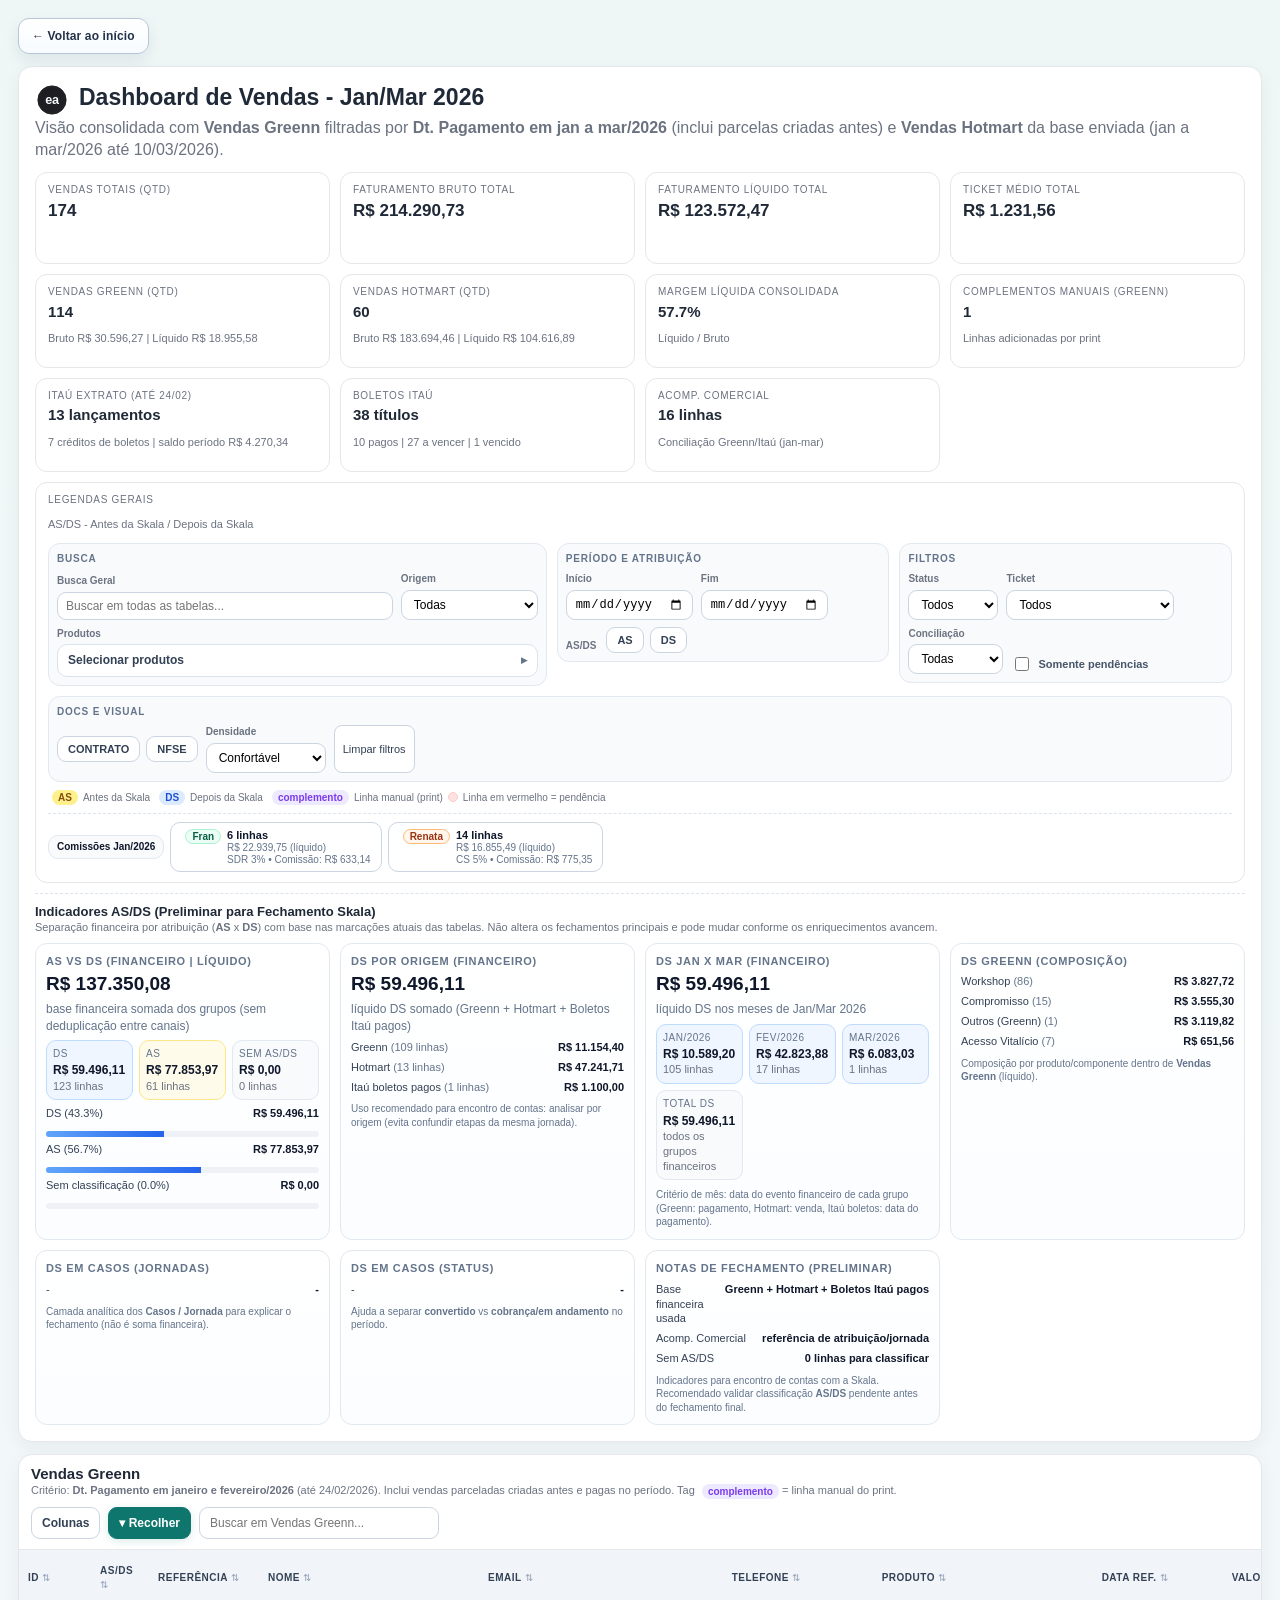
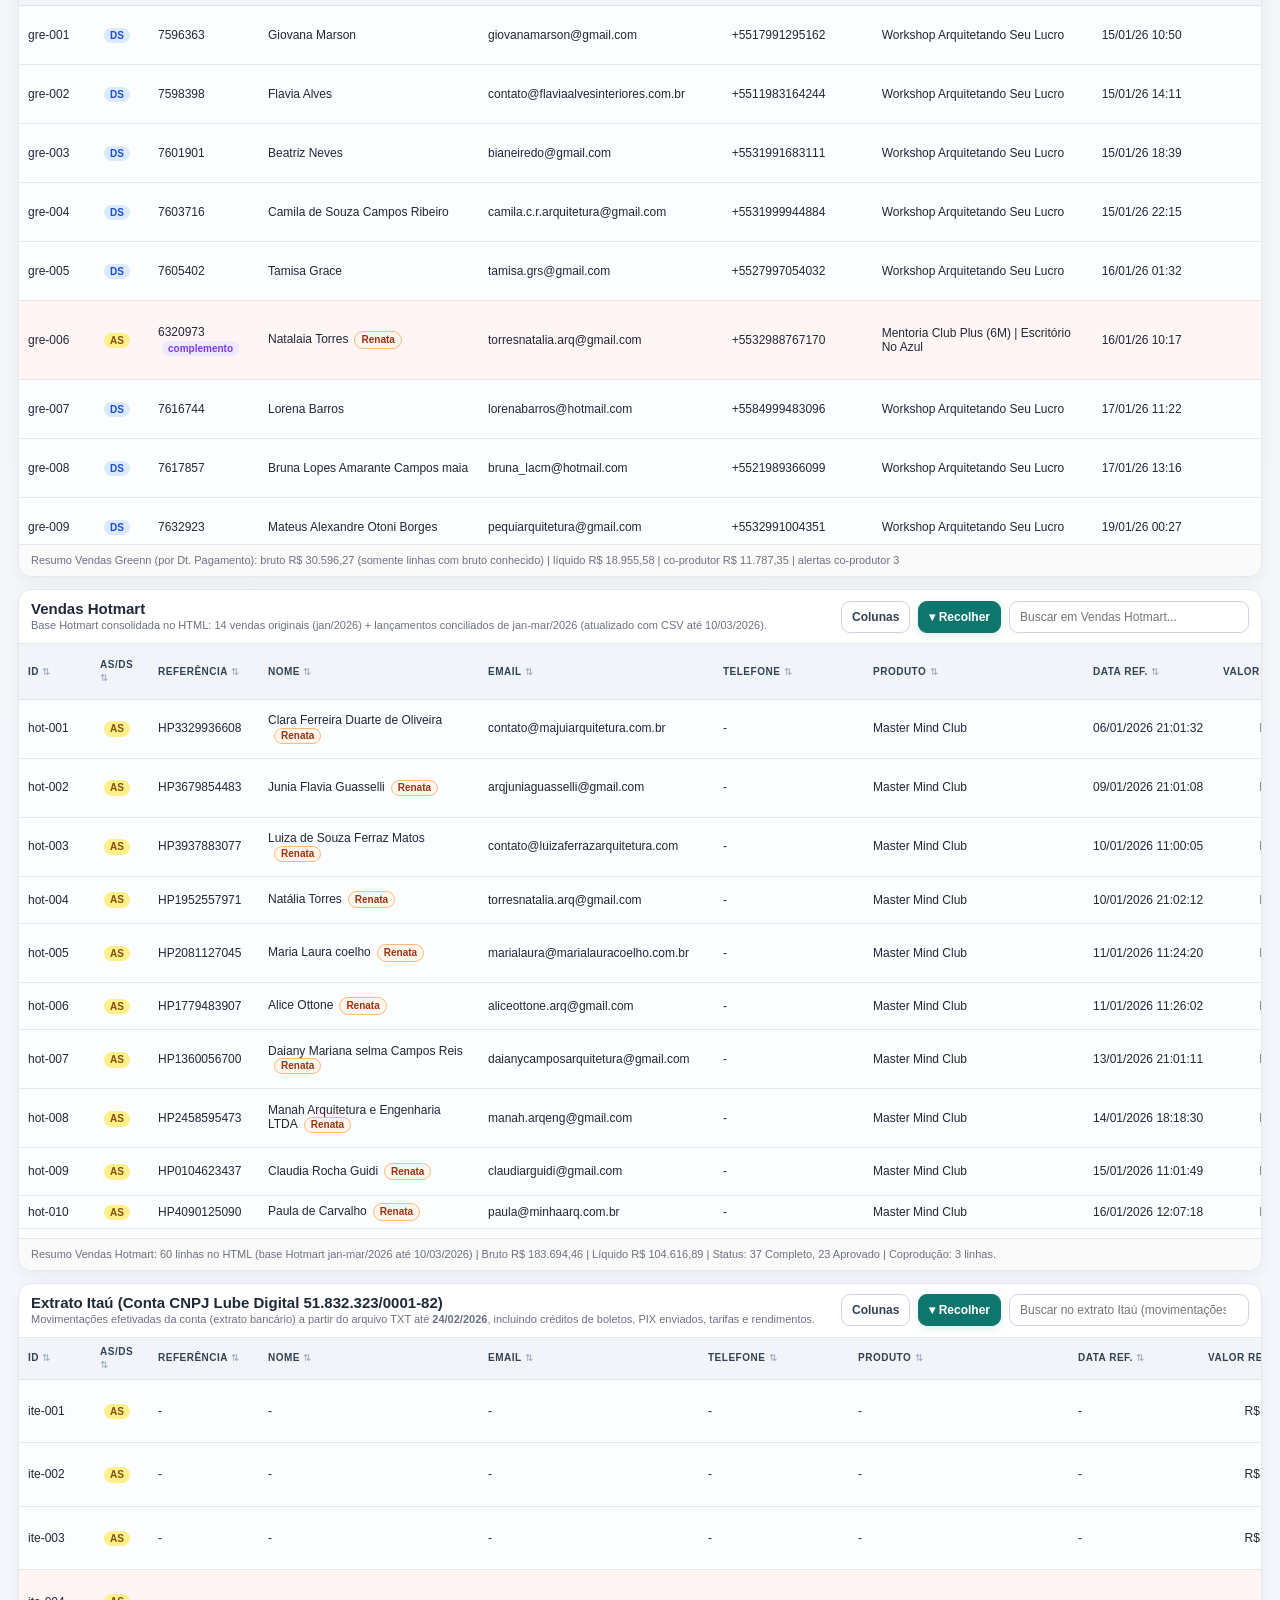
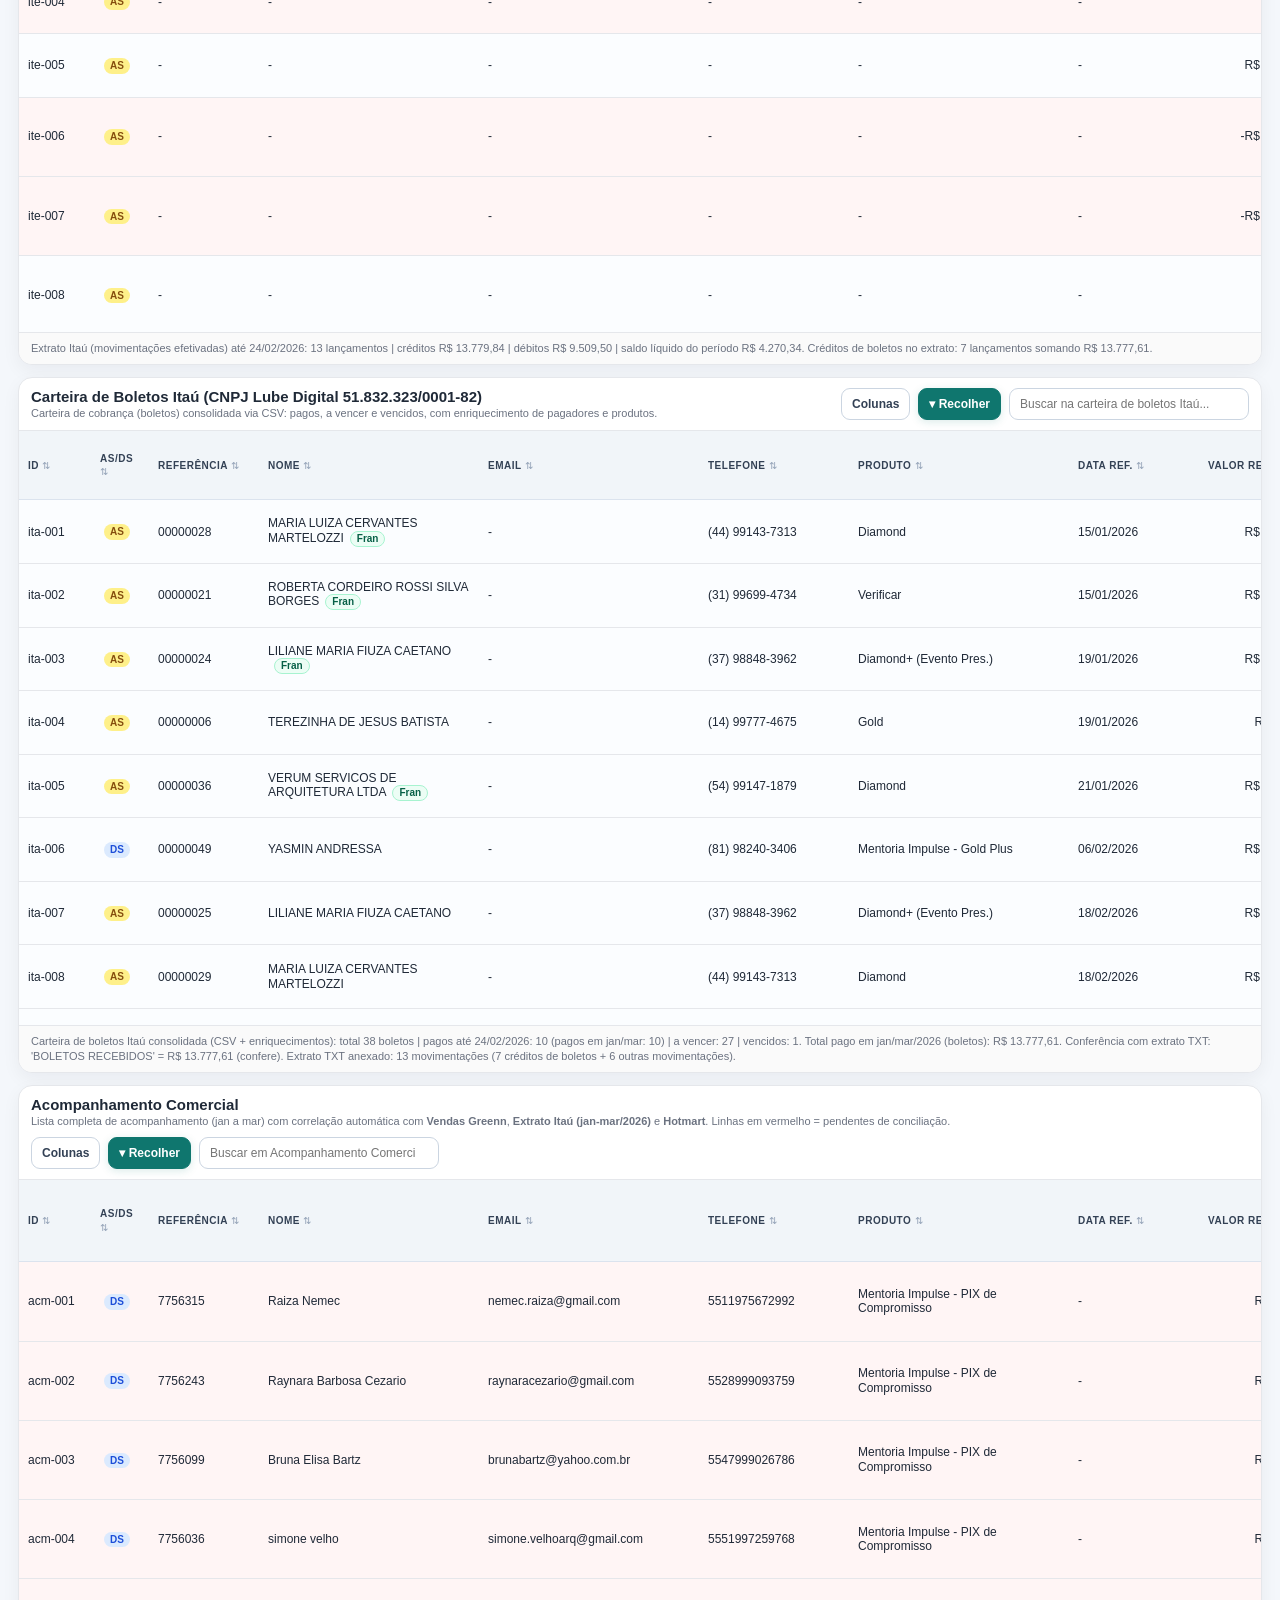
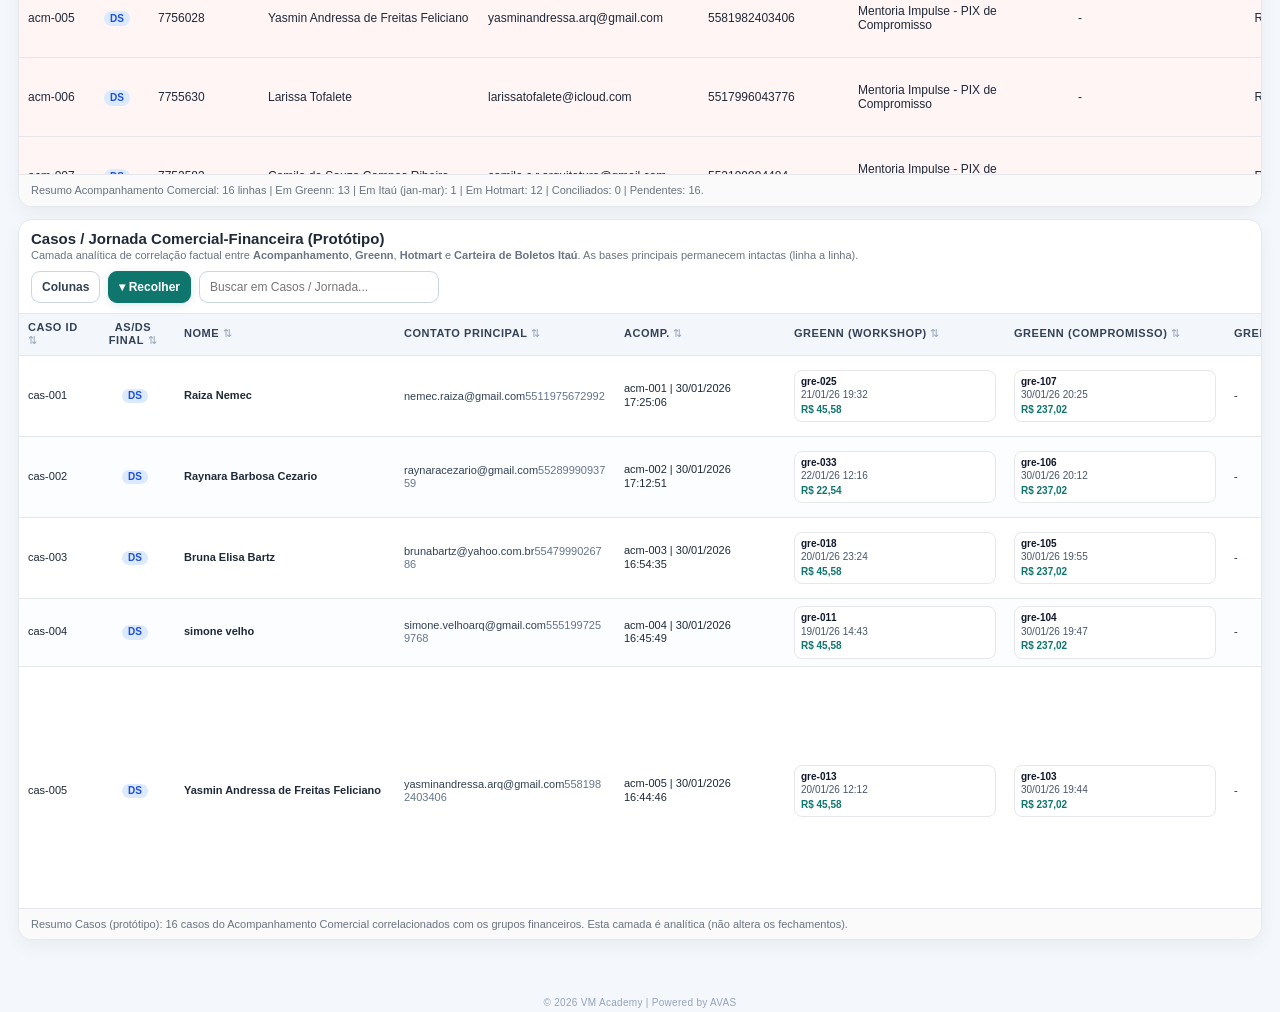
<file: netlify_drop_relatorio_jan_fev_2026/receitas.html>
<!doctype html>
<html lang='pt-BR'>
<head>
<meta charset='utf-8'>
<meta name='viewport' content='width=device-width, initial-scale=1'>
<title>Vendas Jan-Mar 2026 - Consolidado</title>
<style>
:root { --bg:#f4f7fb; --card:#fff; --ink:#1f2937; --muted:#6b7280; --line:#e5e7eb; --paid:#166534; --paid-bg:#dcfce7; --complete:#0f766e; --complete-bg:#ccfbf1; --danger:#991b1b; --danger-bg:#fee2e2; --manual:#7c3aed; --manual-bg:#ede9fe; }
* { box-sizing:border-box; }
body { margin:0; font-family:-apple-system,BlinkMacSystemFont,'Segoe UI',Helvetica,Arial,sans-serif; color:var(--ink); background:linear-gradient(180deg,#eef7f6 0%,var(--bg) 40%); line-height:1.35; }
.wrap { max-width:1680px; margin:0 auto; padding:18px; }
.top-nav { display:flex; align-items:center; justify-content:flex-start; margin:0 0 12px; }
.top-nav-btn {
  display:inline-flex;
  align-items:center;
  gap:6px;
  justify-content:center;
  padding:9px 13px;
  border-radius:11px;
  border:1px solid #b9c6da;
  background:linear-gradient(180deg,#ffffff 0%,#f7fbff 100%);
  color:#243247;
  text-decoration:none;
  font-size:12px;
  font-weight:700;
  letter-spacing:.01em;
  white-space:nowrap;
  box-shadow:0 6px 16px rgba(15,23,42,.08), inset 0 1px 0 rgba(255,255,255,.95);
  transition:transform .15s ease, box-shadow .15s ease, border-color .15s ease;
}
.top-nav-btn:hover {
  border-color:#9eb4d5;
  box-shadow:0 10px 22px rgba(15,23,42,.12), inset 0 1px 0 rgba(255,255,255,.98);
  transform:translateY(-1px);
}
.hero,.panel { background:var(--card); border:1px solid var(--line); border-radius:14px; box-shadow:0 6px 18px rgba(16,24,40,.05); }
.hero { padding:16px; margin-bottom:12px; }
h1 { margin:0 0 4px; font-size:23px; line-height:1.2; }
.hero-title { display:flex; align-items:center; gap:10px; flex-wrap:wrap; }
.brand-mark { width:34px; height:34px; flex:0 0 34px; display:inline-flex; align-items:center; justify-content:center; border-radius:999px; background:transparent; border:0; box-shadow:none; }
.brand-mark svg { width:30px; height:30px; display:block; }
.sub { margin:0; color:var(--muted); }
.cards { display:grid; grid-template-columns:repeat(4,minmax(180px,1fr)); gap:10px; margin:12px 0 0; align-items:start; }
.card { background:var(--card); border:1px solid var(--line); border-radius:12px; padding:10px 12px; align-self:start; min-height:92px; }
.card-legends { grid-column:1 / -1; min-height:auto; }
.card-legends .legend-tools { display:flex; align-items:flex-end; gap:8px; flex-wrap:wrap; }
.card-legends .legend-tools > label { min-width:auto; }
.card-legends .legend-tools input[type='search'] { min-width:260px; }
.card-legends .legend-tools select[multiple] { min-width:320px; min-height:80px; }
.card-legends .legend-box { margin-top:8px; }
.k { margin:0; font-size:10px; color:var(--muted); text-transform:uppercase; letter-spacing:.07em; }
.v { margin:4px 0 0; font-size:17px; font-weight:700; line-height:1.15; }
.v.small { font-size:15px; }
.panel { overflow:hidden; margin-bottom:12px; }
.toolbar { display:flex; gap:8px; align-items:center; justify-content:space-between; padding:10px 12px; border-bottom:1px solid var(--line); flex-wrap:wrap; }
.panel h2 { margin:0; font-size:15px; line-height:1.2; }
.toolbar-actions { display:flex; gap:8px; align-items:center; flex-wrap:wrap; }
.toolbar input { padding:8px 10px; border-radius:9px; border:1px solid #cbd5e1; min-width:240px; font-size:12px; }
.toggle-btn { padding:8px 10px; border-radius:9px; border:1px solid #0f766e; background:#0f766e; cursor:pointer; color:#fff; font-weight:700; white-space:nowrap; box-shadow:0 2px 8px rgba(15,118,110,.15); font-size:12px; }
.toggle-btn:hover { background:#0b5f59; border-color:#0b5f59; }
.toggle-btn:focus-visible { outline:2px solid #99f6e4; outline-offset:2px; }
.cols-wrap { position:relative; }
.cols-btn { padding:8px 10px; border-radius:9px; border:1px solid #cbd5e1; background:#fff; cursor:pointer; color:#334155; font-weight:600; white-space:nowrap; font-size:12px; }
.cols-btn:hover { background:#f8fafc; }
.cols-menu { position:absolute; right:0; top:calc(100% + 6px); width:min(360px, 80vw); max-height:320px; overflow:auto; background:#fff; border:1px solid #e2e8f0; border-radius:12px; box-shadow:0 12px 30px rgba(15,23,42,.14); padding:8px; display:none; z-index:30; }
.cols-menu.open { display:block; }
.cols-menu-head { display:flex; justify-content:space-between; gap:8px; align-items:center; padding:4px 4px 8px; border-bottom:1px solid #eef2f7; margin-bottom:6px; position:sticky; top:-8px; background:#fff; }
.cols-menu-head strong { font-size:11px; color:#475569; text-transform:uppercase; letter-spacing:.05em; }
.cols-menu-actions { display:flex; gap:6px; }
.cols-menu-actions button { border:1px solid #cbd5e1; background:#fff; color:#334155; border-radius:8px; padding:4px 6px; font-size:11px; cursor:pointer; }
.cols-menu-item { display:flex; align-items:flex-start; gap:8px; padding:5px 4px; border-radius:8px; }
.cols-menu-item:hover { background:#f8fafc; }
.cols-menu-item input { margin-top:2px; }
.cols-menu-item span { font-size:12px; color:#334155; line-height:1.25; }
.meta { color:var(--muted); font-size:11px; line-height:1.35; }
.table-wrap { overflow:auto; max-height:66vh; }
table { width:100%; border-collapse:collapse; }
.greenn-table { min-width:1900px; }
.hot-table { min-width:1550px; }
.case-table { min-width:2400px; }
.case-table { table-layout:fixed; }
#tblCasos th, #tblCasos td { font-size:11px; line-height:1.25; }
#tblCasos th { background:#f3f6fb; }
#tblCasos tbody tr:nth-child(even) td { background:#fcfdff; }
#tblCasos tbody tr:hover td { background:#f4fbff; }
#tblCasos td { word-break:break-word; }
#tblCasos th:nth-child(1), #tblCasos td:nth-child(1) { width:72px; min-width:72px; }
#tblCasos th:nth-child(2), #tblCasos td:nth-child(2) { width:84px; min-width:84px; text-align:center; }
#tblCasos th:nth-child(3), #tblCasos td:nth-child(3) { width:220px; min-width:220px; }
#tblCasos th:nth-child(4), #tblCasos td:nth-child(4) { width:220px; min-width:220px; }
#tblCasos th:nth-child(5), #tblCasos td:nth-child(5) { width:170px; min-width:170px; }
#tblCasos th:nth-child(6), #tblCasos td:nth-child(6),
#tblCasos th:nth-child(7), #tblCasos td:nth-child(7),
#tblCasos th:nth-child(8), #tblCasos td:nth-child(8),
#tblCasos th:nth-child(9), #tblCasos td:nth-child(9),
#tblCasos th:nth-child(10), #tblCasos td:nth-child(10) { width:220px; min-width:220px; }
#tblCasos th:nth-child(11), #tblCasos td:nth-child(11) { width:190px; min-width:190px; }
#tblCasos th:nth-child(12), #tblCasos td:nth-child(12) { width:90px; min-width:90px; }
#tblCasos th:nth-child(13), #tblCasos td:nth-child(13) { width:120px; min-width:120px; }
#tblCasos th:nth-child(14), #tblCasos td:nth-child(14) { width:170px; min-width:170px; }
#tblCasos th:nth-child(15), #tblCasos td:nth-child(15) { width:340px; min-width:340px; }
#tblCasos th:nth-child(-n+3), #tblCasos td:nth-child(-n+3) { position:sticky; z-index:2; }
#tblCasos th:nth-child(1), #tblCasos td:nth-child(1) { left:0; }
#tblCasos th:nth-child(2), #tblCasos td:nth-child(2) { left:72px; }
#tblCasos th:nth-child(3), #tblCasos td:nth-child(3) { left:156px; }
#tblCasos thead th:nth-child(1) { z-index:7; background:#f3f6fb; }
#tblCasos thead th:nth-child(2) { z-index:6; background:#f3f6fb; }
#tblCasos thead th:nth-child(3) { z-index:5; background:#f3f6fb; }
#tblCasos tbody td:nth-child(1) { z-index:4; }
#tblCasos tbody td:nth-child(2) { z-index:3; }
#tblCasos tbody td:nth-child(3) { z-index:2; }
#tblCasos tbody td:nth-child(-n+3) { box-shadow:1px 0 0 #e5e7eb; background-clip:padding-box; background:#fff; }
#tblCasos tbody tr:nth-child(even) td:nth-child(-n+3) { background:#fcfdff; }
#tblCasos tbody tr:hover td:nth-child(-n+3) { background:#f4fbff; }
#tblCasos tbody td { vertical-align:middle; }
#tblCasos td .case-name,
#tblCasos td .case-contact,
#tblCasos td .case-match-basis { display:-webkit-box; -webkit-line-clamp:3; -webkit-box-orient:vertical; overflow:hidden; }
#tblCasos td .case-contact { line-height:1.2; }
.case-name { font-weight:600; color:#1f2937; }
.case-contact { display:flex; flex-direction:column; gap:2px; }
.case-contact .mail { color:#334155; }
.case-contact .phone { color:#64748b; font-variant-numeric:tabular-nums; }
.case-journey { display:flex; flex-wrap:wrap; gap:4px; align-items:center; }
.case-step { display:inline-flex; align-items:center; padding:2px 7px; border-radius:999px; font-size:10px; font-weight:600; border:1px solid #dbe3ee; background:#fff; color:#334155; }
.case-step.s-greenn { background:#ecfeff; border-color:#a5f3fc; color:#0f766e; }
.case-step.s-hotmart { background:#fff7ed; border-color:#fed7aa; color:#c2410c; }
.case-step.s-itau { background:#eff6ff; border-color:#bfdbfe; color:#1d4ed8; }
.case-step.s-other { background:#f8fafc; border-color:#e2e8f0; color:#475569; }
.case-arrow { color:#94a3b8; font-size:10px; }
.case-events { display:flex; flex-direction:column; gap:5px; }
.case-event-card { border:1px solid #e5e7eb; background:#fff; border-radius:8px; padding:5px 6px; }
.case-event-card .eid { font-weight:700; color:#0f172a; font-size:10px; }
.case-event-card .eline { color:#475569; font-size:10px; margin-top:1px; }
.case-event-card .eval { color:#0f766e; font-weight:700; font-size:10px; margin-top:2px; }
.case-event-more { color:#64748b; font-size:10px; font-style:italic; padding-left:2px; }
.case-events-extra { display:none; }
.case-events.expanded .case-events-extra { display:flex; flex-direction:column; gap:5px; }
.case-events .case-events-btn { align-self:flex-start; margin-top:1px; }
.case-obs { color:#334155; }
.case-obs .obs-text { display:-webkit-box; -webkit-line-clamp:2; -webkit-box-orient:vertical; overflow:hidden; }
.case-obs.expanded .obs-text { display:block; overflow:visible; }
.case-obs .obs-btn { margin-top:4px; padding:2px 6px; border:1px solid #cbd5e1; background:#fff; border-radius:8px; color:#334155; font-size:10px; cursor:pointer; }
.case-obs .obs-btn:hover { background:#f8fafc; }
.case-match-basis { color:#64748b; font-size:10px; line-height:1.25; }
.cell-clamp { display:flex; flex-direction:column; justify-content:center; min-height:44px; gap:4px; }
.cell-clamp-content { display:-webkit-box; -webkit-line-clamp:3; -webkit-box-orient:vertical; overflow:hidden; line-height:1.2; }
.cell-clamp.expanded .cell-clamp-content { display:block; overflow:visible; }
.cell-clamp .cell-toggle { align-self:flex-start; margin:0; padding:2px 6px; border:1px solid #cbd5e1; background:#fff; border-radius:8px; color:#334155; font-size:10px; cursor:pointer; }
.cell-clamp .cell-toggle:hover { background:#f8fafc; }
.cell-clamp-cell.expanded-cell { background:#f8fbff !important; }
tbody tr.row-expanded td { background:#f8fbff; }
tbody td { vertical-align:middle; }
tbody tr { min-height:72px; }
th,td { padding:7px 9px; border-bottom:1px solid var(--line); font-size:12px; }
body.compact tbody tr { min-height:56px; }
body.compact th, body.compact td { padding:5px 7px; font-size:11px; }
body.compact .status { font-size:10px; padding:1px 5px; }
body.compact .tag { font-size:9px; padding:1px 5px; }
body.compact .cell-clamp { min-height:34px; gap:3px; }
body.compact .cell-clamp .cell-toggle,
body.compact .obs-btn { font-size:9px; padding:1px 5px; }
th { position:sticky; top:0; background:#f8fafc; text-align:left; font-size:10px; text-transform:uppercase; letter-spacing:.05em; color:#334155; z-index:1; }
th.sortable { cursor:pointer; user-select:none; }
th.sortable::after { content:' ⇅'; color:#94a3b8; font-weight:400; }
th.sortable[data-sort='asc']::after { content:' ↑'; color:#0f766e; }
th.sortable[data-sort='desc']::after { content:' ↓'; color:#0f766e; }
.th-std, .td-std { background-clip:padding-box; }
.th-std-id, .td-std-id { min-width:72px; width:72px; }
.th-std-asds, .td-std-asds { min-width:58px; width:58px; }
.th-std-ref, .td-std-ref { min-width:110px; width:110px; }
.th-std-nome, .td-std-nome { min-width:220px; width:220px; }
.th-std-email, .td-std-email { min-width:220px; width:220px; }
.th-std-telefone, .td-std-telefone { min-width:150px; width:150px; }
.th-std-produto, .td-std-produto { min-width:220px; width:220px; }
.th-std-data, .td-std-data { min-width:130px; width:130px; }
.th-std-valor, .td-std-valor { min-width:120px; width:120px; }
.th-std-status, .td-std-status { min-width:120px; width:120px; }
.th-std-contrato, .td-std-contrato { min-width:110px; width:110px; }
.th-std-nfse, .td-std-nfse { min-width:90px; width:90px; }
.th-std { background:#f1f5f9; border-bottom-color:#dbe3ee; }
.td-std { background:#fbfdff; }
.td-std-valor { text-align:right; white-space:nowrap; font-variant-numeric:tabular-nums; }
td.num { text-align:right; white-space:nowrap; font-variant-numeric:tabular-nums; }
.status { padding:2px 6px; border-radius:999px; font-size:11px; font-weight:600; display:inline-block; white-space:nowrap; }
.st-paid { color:var(--paid); background:var(--paid-bg); }
.st-complete { color:var(--complete); background:var(--complete-bg); }
.st-info { color:#1d4ed8; background:#dbeafe; }
.st-yes { color:#166534; background:#dcfce7; }
.st-no { color:#991b1b; background:#fee2e2; }
.st-na { color:#854d0e; background:#fef9c3; }
.tag { display:inline-block; margin-left:4px; padding:1px 6px; border-radius:999px; font-size:10px; font-weight:600; vertical-align:middle; }
.tag-manual { color:var(--manual); background:var(--manual-bg); }
.tag-as { color:#854d0e; background:#fef08a; }
.tag-ds { color:#1d4ed8; background:#dbeafe; }
.tag-link { color:#475569; background:#eef2f7; border:1px solid #dbe3ef; }
.tag-fran { color:#065f46; background:#ecfdf5; border:1px solid #a7f3d0; }
.tag-renata { color:#9a3412; background:#fff7ed; border:1px solid #fdba74; }
.info-dot { display:inline-flex; align-items:center; justify-content:center; width:14px; height:14px; margin-left:6px; border-radius:999px; border:1px solid #cbd5e1; background:#f8fafc; color:#475569; font-size:10px; font-weight:700; line-height:1; cursor:help; vertical-align:middle; }
.cop-info-dot { width:12px; height:12px; margin-left:5px; font-size:9px; border-color:#d1d5db; color:#64748b; background:#ffffff; }
.legend-mini { margin-top:6px; font-size:11px; color:var(--muted); }
.legend-box { display:flex; flex-wrap:wrap; gap:5px; margin-top:6px; }
.legend-item { display:inline-flex; align-items:center; gap:5px; font-size:10px; color:var(--muted); }
.commission-box { margin-top:8px; border-top:1px dashed #dbe3ee; padding-top:8px; display:flex; flex-wrap:wrap; gap:6px; align-items:center; }
.commission-box .legend-item { border:1px solid #e2e8f0; background:#f8fafc; border-radius:10px; padding:4px 8px; }
.commission-box .legend-item strong { color:#0f172a; }
.commission-box .comm-btn { border:1px solid #cbd5e1; background:#fff; border-radius:10px; padding:6px 10px; cursor:pointer; display:inline-flex; align-items:flex-start; gap:6px; text-align:left; }
.commission-box .comm-btn:hover { background:#f8fafc; }
.commission-box .comm-btn.active { box-shadow:0 0 0 2px rgba(15,118,110,.10); }
.commission-box .comm-btn.active.fran { border-color:#34d399; background:#ecfdf5; }
.commission-box .comm-btn.active.renata { border-color:#fb923c; background:#fff7ed; }
.commission-box .comm-btn .stack { display:flex; flex-direction:column; gap:1px; }
.commission-box .comm-btn .t1 { font-size:11px; font-weight:700; color:#0f172a; line-height:1.1; }
.commission-box .comm-btn .t2, .commission-box .comm-btn .t3 { font-size:10px; color:#64748b; line-height:1.1; }
.legend-tools { display:flex; align-items:center; gap:8px; flex-wrap:wrap; margin-top:6px; }
.legend-tools label { font-size:10px; color:var(--muted); font-weight:600; }
.legend-tools input { padding:6px 8px; border-radius:9px; border:1px solid #cbd5e1; min-width:190px; font-size:12px; }
.legend-tools select { padding:6px 8px; border-radius:9px; border:1px solid #cbd5e1; background:#fff; font-size:12px; }
.legend-tools select[multiple] { min-width:220px; min-height:72px; }
.legend-tools .multi-actions { display:flex; gap:6px; align-items:center; }
.legend-tools .mini-btn { padding:5px 8px; border-radius:8px; border:1px solid #cbd5e1; background:#fff; color:#334155; font-size:11px; cursor:pointer; }
.legend-tools .mini-btn:hover { background:#f8fafc; }
.legend-tools .chk { display:inline-flex; align-items:center; gap:6px; }
.legend-tools .chk input { min-width:auto; width:14px; height:14px; padding:0; }
.legend-tools .btn-group { display:flex; gap:6px; align-items:center; flex-wrap:wrap; }
.legend-tools .filter-btn { padding:6px 10px; border-radius:9px; border:1px solid #cbd5e1; background:#fff; color:#334155; font-size:11px; font-weight:600; cursor:pointer; }
.legend-tools .filter-btn:hover { background:#f8fafc; }
.legend-tools .filter-btn.active { border-color:#0f766e; background:#ecfdf5; color:#065f46; }
.legend-tools .filter-btn.active.as-btn { border-color:#d97706; background:#fffbeb; color:#92400e; }
.legend-tools .filter-btn.active.ds-btn { border-color:#2563eb; background:#eff6ff; color:#1d4ed8; }
.legend-tools.v2 { display:block; margin-top:8px; }
.legend-grid { display:grid; grid-template-columns: 2.2fr 1.2fr 1.3fr 1.1fr; gap:10px; align-items:start; }
.legend-group { border:1px solid #e2e8f0; background:#f8fafc; border-radius:12px; padding:8px; }
.legend-group h4 { margin:0 0 7px; font-size:10px; text-transform:uppercase; letter-spacing:.08em; color:#64748b; }
.legend-group .row { display:flex; gap:8px; align-items:flex-end; flex-wrap:wrap; }
.legend-group .row + .row { margin-top:7px; }
.legend-field { display:flex; flex-direction:column; gap:4px; min-width:120px; }
.legend-field.grow { flex:1 1 240px; }
.legend-field.small { min-width:90px; }
.legend-field label { font-size:10px; color:var(--muted); font-weight:600; }
.legend-group input, .legend-group select { width:100%; min-width:0; }
.legend-inline { display:flex; gap:6px; align-items:center; flex-wrap:wrap; }
.legend-inline-label { font-size:10px; color:var(--muted); font-weight:600; margin-right:2px; }
.products-panel { border:1px solid #dbe3ee; border-radius:10px; background:#fff; }
.products-panel > summary { list-style:none; cursor:pointer; padding:7px 10px; font-size:12px; font-weight:600; color:#334155; display:flex; align-items:center; justify-content:space-between; }
.products-panel > summary::-webkit-details-marker { display:none; }
.products-panel > summary::after { content:'▾'; color:#64748b; }
.products-panel:not([open]) > summary::after { content:'▸'; }
.products-panel-body { border-top:1px solid #e2e8f0; padding:8px; display:flex; flex-direction:column; gap:8px; }
.products-panel-body select[multiple] { min-width:0; width:100%; min-height:84px; }
.legend-group .multi-actions { justify-content:flex-end; }
.legend-group.actions { display:flex; flex-direction:column; justify-content:space-between; }
.legend-group.actions .btn-stack { display:flex; flex-direction:column; gap:8px; }
.legend-group.actions .mini-btn { width:100%; justify-content:center; }
.legend-group .toggle-row { display:flex; gap:6px; flex-wrap:wrap; align-items:center; }
.legend-group .toggle-row .filter-btn, .legend-group .toggle-row .mini-btn { white-space:nowrap; }
.legend-group .chk-inline { display:inline-flex; align-items:center; gap:6px; font-size:11px; color:#475569; }
.legend-group .chk-inline input { width:14px; height:14px; min-width:auto; }
@media (max-width:1300px) {
  .legend-grid { grid-template-columns: 1.8fr 1.2fr 1.2fr; }
  .legend-group.actions { grid-column: 1 / -1; }
  .legend-group.actions .btn-stack { flex-direction:row; flex-wrap:wrap; }
  .legend-group.actions .mini-btn { width:auto; }
}
@media (max-width:900px) {
  .legend-grid { grid-template-columns: 1fr; }
}
.asds-zone { margin-top:10px; border-top:1px dashed #dbe3ee; padding-top:10px; }
.asds-zone-head { display:flex; justify-content:space-between; gap:8px; align-items:flex-start; flex-wrap:wrap; margin-bottom:8px; }
.asds-zone-head h3 { margin:0; font-size:13px; line-height:1.2; }
.asds-zone-head .meta { margin:0; }
.asds-grid { display:grid; grid-template-columns:repeat(4,minmax(220px,1fr)); gap:10px; }
.asds-card { border:1px solid #e2e8f0; border-radius:12px; background:linear-gradient(180deg,#ffffff 0%, #fbfdff 100%); padding:10px; min-height:120px; }
.asds-card h4 { margin:0 0 6px; font-size:11px; text-transform:uppercase; letter-spacing:.06em; color:#64748b; }
.asds-kpi { display:flex; gap:8px; align-items:flex-end; margin-bottom:6px; flex-wrap:wrap; }
.asds-kpi .big { font-size:19px; font-weight:700; line-height:1; color:#0f172a; }
.asds-kpi .subv { font-size:12px; color:#64748b; }
.asds-split { display:grid; grid-template-columns:repeat(3,minmax(0,1fr)); gap:6px; margin-top:6px; }
.asds-chip { border:1px solid #e2e8f0; border-radius:10px; background:#fff; padding:6px; }
.asds-chip .lbl { font-size:10px; color:#64748b; text-transform:uppercase; letter-spacing:.05em; }
.asds-chip .val { font-size:12px; font-weight:700; color:#0f172a; margin-top:2px; }
.asds-chip.as { background:#fffbeb; border-color:#fde68a; }
.asds-chip.ds { background:#eff6ff; border-color:#bfdbfe; }
.asds-chip.na { background:#f8fafc; border-color:#e2e8f0; }
.asds-list { display:flex; flex-direction:column; gap:5px; margin-top:6px; }
.asds-row { display:grid; grid-template-columns:minmax(0,1fr) auto; gap:8px; align-items:start; font-size:11px; }
.asds-row .name { color:#334155; }
.asds-row .amt { color:#0f172a; font-weight:700; white-space:nowrap; }
.asds-row .muted { color:#64748b; font-weight:400; }
.asds-bar { position:relative; height:6px; border-radius:999px; background:#eef2f7; overflow:hidden; margin-top:5px; }
.asds-bar > span { position:absolute; left:0; top:0; bottom:0; background:linear-gradient(90deg,#60a5fa,#2563eb); }
.asds-note { margin-top:8px; font-size:10px; color:#64748b; line-height:1.35; }
@media (max-width:1100px) {
  .asds-grid { grid-template-columns:repeat(2,minmax(220px,1fr)); }
}
@media (max-width:720px) {
  .asds-grid { grid-template-columns:1fr; }
}
.legend-dot { width:10px; height:10px; border-radius:999px; display:inline-block; border:1px solid #d1d5db; }
.dot-alert { background:#fee2e2; border-color:#fecaca; }
.dot-manual { background:#ede9fe; border-color:#ddd6fe; }
tr.row-alert td { background:#fff5f5; }
tr.row-alert td.cop { color:var(--danger); font-weight:700; }
.row-balance td { font-weight:700; background:#fafafa; }
.row-section td { font-weight:700; background:#f5f5f5; }
.val-pos { color:#047857; font-weight:700; }
.note { padding:8px 12px; color:var(--muted); font-size:11px; border-top:1px solid var(--line); background:#fafafa; line-height:1.35; }
.greenn-table td a { color:#1d4ed8; text-decoration:none; }
.greenn-table td a:hover { text-decoration:underline; }
@media (max-width:1100px) {
  .cards { grid-template-columns:repeat(2,minmax(160px,1fr)); }
  .toolbar input { min-width:200px; }
}
@media (max-width:720px) {
  .wrap { padding:12px; }
  h1 { font-size:20px; }
  .hero-title { gap:8px; }
  .brand-mark { width:28px; height:28px; flex-basis:28px; }
  .brand-mark svg { width:24px; height:24px; }
  .cards { grid-template-columns:1fr; }
  .toolbar { padding:10px; }
  .toolbar input, .legend-tools input { min-width:100%; width:100%; }
  .legend-tools { align-items:stretch; }
}
.page-footer { margin-top:18px; padding:8px 4px 2px; text-align:center; color:#94a3b8; font-size:10px; font-weight:300; letter-spacing:.03em; }
</style>
</head>
<body>
<div class='wrap'>
  <div class='top-nav'>
    <a class='top-nav-btn' href='index.html' aria-label='Voltar para página inicial'>← Voltar ao início</a>
  </div>
  <section class='hero'>
    <div class='hero-title'>
      <span class='brand-mark' aria-hidden='true' title='ENA'>
        <svg viewBox='0 0 100 100' xmlns='http://www.w3.org/2000/svg' role='img' aria-label='Logomarca ENA'>
          <defs>
            <linearGradient id='enaBg' x1='0%' y1='0%' x2='100%' y2='100%'>
              <stop offset='0%' stop-color='#1b1b1f'/>
              <stop offset='100%' stop-color='#232327'/>
            </linearGradient>
          </defs>
          <circle cx='50' cy='50' r='47' fill='url(#enaBg)' stroke='#16161a' stroke-width='3'/>
          <circle cx='50' cy='50' r='44' fill='none' stroke='#2a2a2f' stroke-width='1.5'/>
          <text x='50' y='64' text-anchor='middle' font-family='Arial, Helvetica, sans-serif' font-size='42' font-weight='700' fill='#f8fafc' letter-spacing='-1'>ea</text>
        </svg>
      </span>
      <h1>Dashboard de Vendas - Jan/Mar 2026</h1>
    </div>
    <p class='sub'>Visão consolidada com <strong>Vendas Greenn</strong> filtradas por <strong>Dt. Pagamento em jan a mar/2026</strong> (inclui parcelas criadas antes) e <strong>Vendas Hotmart</strong> da base enviada (jan a mar/2026 até 10/03/2026).</p>
    <div class='cards'>
      <article class='card'><p class='k'>Vendas Totais (Qtd)</p><p class='v'>174</p></article>
      <article class='card'><p class='k'>Faturamento Bruto Total</p><p class='v'>R$ 214.290,73</p></article>
      <article class='card'><p class='k'>Faturamento Líquido Total</p><p class='v'>R$ 123.572,47</p></article>
      <article class='card'><p class='k'>Ticket Médio Total</p><p class='v'>R$ 1.231,56</p></article>
      <article class='card'><p class='k'>Vendas Greenn (Qtd)</p><p class='v small'>114</p><p class='meta'>Bruto R$ 30.596,27 | Líquido R$ 18.955,58</p></article>
      <article class='card'><p class='k'>Vendas Hotmart (Qtd)</p><p class='v small'>60</p><p class='meta'>Bruto R$ 183.694,46 | Líquido R$ 104.616,89</p></article>
      <article class='card'><p class='k'>Margem Líquida Consolidada</p><p class='v small'>57.7%</p><p class='meta'>Líquido / Bruto</p></article>
      <article class='card'><p class='k'>Complementos Manuais (Greenn)</p><p class='v small'>1</p><p class='meta'>Linhas adicionadas por print</p></article>
      <article class='card'><p class='k'>Itaú Extrato (até 24/02)</p><p class='v small'>13 lançamentos</p><p class='meta'>7 créditos de boletos | saldo período R$ 4.270,34</p></article>
      <article class='card'><p class='k'>Boletos Itaú</p><p class='v small'>38 títulos</p><p class='meta'>10 pagos | 27 a vencer | 1 vencido</p></article>
      <article class='card'><p class='k'>Acomp. Comercial</p><p class='v small'>16 linhas</p><p class='meta'>Conciliação Greenn/Itaú (jan-mar)</p></article>
      <article class='card card-legends'>
        <p class='k'>Legendas Gerais</p>
        <p class='meta'>AS/DS - Antes da Skala / Depois da Skala</p>
        <div class='legend-tools v2'>
          <div class='legend-grid'>
            <div class='legend-group'>
              <h4>Busca</h4>
              <div class='row'>
                <div class='legend-field grow'>
                  <label for='qGlobal'>Busca Geral</label>
                  <input id='qGlobal' type='search' placeholder='Buscar em todas as tabelas...'>
                </div>
                <div class='legend-field'>
                  <label for='fltOrigem'>Origem</label>
                  <select id='fltOrigem'>
                    <option value='all'>Todas</option>
                    <option value='greenn'>Vendas Greenn</option>
                    <option value='hotmart'>Vendas Hotmart</option>
                    <option value='itau'>Extrato Itaú</option>
                    <option value='acomp'>Acomp. Comercial</option>
                    <option value='casos'>Casos / Jornada</option>
                  </select>
                </div>
              </div>
              <div class='row'>
                <div class='legend-field grow'>
                  <label>Produtos</label>
                  <details class='products-panel'>
                    <summary>Selecionar produtos</summary>
                    <div class='products-panel-body'>
                      <select id='fltProduto' multiple title='Selecione um ou mais produtos'></select>
                      <div class='multi-actions'>
                        <button id='btnProdAll' type='button' class='mini-btn'>Marcar todos</button>
                        <button id='btnProdNone' type='button' class='mini-btn'>Limpar</button>
                      </div>
                    </div>
                  </details>
                </div>
              </div>
            </div>

            <div class='legend-group'>
              <h4>Período e Atribuição</h4>
              <div class='row'>
                <div class='legend-field'>
                  <label for='dtStart'>Início</label>
                  <input id='dtStart' type='date'>
                </div>
                <div class='legend-field'>
                  <label for='dtEnd'>Fim</label>
                  <input id='dtEnd' type='date'>
                </div>
              </div>
              <div class='row'>
                <span class='legend-inline-label'>AS/DS</span>
                <div class='toggle-row'>
                  <button id='btnFltAS' type='button' class='filter-btn as-btn'>AS</button>
                  <button id='btnFltDS' type='button' class='filter-btn ds-btn'>DS</button>
                </div>
              </div>
            </div>

            <div class='legend-group'>
              <h4>Filtros</h4>
              <div class='row'>
                <div class='legend-field small'>
                  <label for='fltStatus'>Status</label>
                  <select id='fltStatus'>
                    <option value='all'>Todos</option>
                    <option value='paid'>paid</option>
                    <option value='completo'>Completo</option>
                    <option value='sim'>Sim</option>
                    <option value='não'>Não</option>
                    <option value='pendente'>Pendente</option>
                  </select>
                </div>
                <div class='legend-field small'>
                  <label for='fltTicket'>Ticket</label>
                  <select id='fltTicket'>
                    <option value='all'>Todos</option>
                    <option value='low'>Low Ticket (&lt; R$ 1.000)</option>
                    <option value='high'>High Ticket (≥ R$ 1.000)</option>
                  </select>
                </div>
              </div>
              <div class='row'>
                <div class='legend-field small'>
                  <label for='fltConc'>Conciliação</label>
                  <select id='fltConc'>
                    <option value='all'>Todas</option>
                    <option value='pendente'>Pendente</option>
                    <option value='conciliado'>Conciliado</option>
                  </select>
                </div>
                <label class='chk-inline'><input id='fltPendOnly' type='checkbox'> Somente pendências</label>
              </div>
            </div>

            <div class='legend-group actions'>
              <h4>Docs e Visual</h4>
              <div class='btn-stack'>
                <div class='toggle-row'>
                  <button id='btnFltContrato' type='button' class='filter-btn'>CONTRATO</button>
                  <button id='btnFltNfse' type='button' class='filter-btn'>NFSE</button>
                </div>
                <div class='legend-field'>
                  <label for='uiDensity'>Densidade</label>
                  <select id='uiDensity'>
                    <option value='comfortable'>Confortável</option>
                    <option value='compact'>Compacto</option>
                  </select>
                </div>
                <button id='btnClearFilters' type='button' class='mini-btn'>Limpar filtros</button>
              </div>
            </div>
          </div>
        </div>
        <div class='legend-box'>
          <span class='legend-item'><span class='tag tag-as'>AS</span><span>Antes da Skala</span></span>
          <span class='legend-item'><span class='tag tag-ds'>DS</span><span>Depois da Skala</span></span>
          <span class='legend-item'><span class='tag tag-manual'>complemento</span><span>Linha manual (print)</span></span>
          <span class='legend-item'><span class='legend-dot dot-alert'></span><span>Linha em vermelho = pendência</span></span>
        </div>
        <div id='commissionLegendJan' class='commission-box'></div>
      </article>
    </div>
    <div id='asdsDashboardZone' class='asds-zone'>
      <div class='asds-zone-head'>
        <div>
          <h3>Indicadores AS/DS (Preliminar para Fechamento Skala)</h3>
          <p class='meta'>Separação financeira por atribuição (<strong>AS</strong> x <strong>DS</strong>) com base nas marcações atuais das tabelas. Não altera os fechamentos principais e pode mudar conforme os enriquecimentos avancem.</p>
        </div>
      </div>
      <div id='asdsDashboardGrid' class='asds-grid'></div>
    </div>
  </section>

  <section class='panel' id='panelGreenn' data-origin='greenn'>
    <div class='toolbar'>
      <div>
        <h2>Vendas Greenn</h2>
        <div class='meta'>Critério: <strong>Dt. Pagamento em janeiro e fevereiro/2026</strong> (até 24/02/2026). Inclui vendas parceladas criadas antes e pagas no período. Tag <span class='tag tag-manual'>complemento</span> = linha manual do print.</div>
      </div>
      <div class='toolbar-actions'>
        <button class='toggle-btn' type='button' data-target='greennBody' aria-expanded='true'>▾ Recolher</button>
        <input id='qGreenn' type='search' placeholder='Buscar em Vendas Greenn...'>
      </div>
    </div>
    <div id='greennBody'>
    <div class='table-wrap'>
      <table id='tblGreenn' class='greenn-table'>
        <thead>
          <tr><th>ID</th><th>AS/DS</th>
            <th># Fatura</th><th>Produto</th><th>Oferta</th><th>Cliente</th><th>Email</th><th>CPF/CNPJ</th><th>Telefone</th><th>Dt. Criação</th><th>Dt. Pagamento</th><th>Vl. Líquido</th><th>Vl. Bruto</th><th>Tipo de Pagamento</th><th>Status</th><th>Co-Produtor</th>
          </tr>
        </thead>
        <tbody><tr class=''><td>gre-001</td><td><span class='tag tag-ds'>DS</span></td><td>7596363 </td><td>Workshop Arquitetando Seu Lucro</td><td>Inteira</td><td>Giovana Marson</td><td>giovanamarson@gmail.com</td><td>346.769.818-21</td><td>+5517991295162</td><td>15/01/26 07:50</td><td>15/01/26 10:50</td><td class='num'>R$ 45,58</td><td class='num'>R$ 97,00</td><td>CREDIT_CARD</td><td><span class='status st-paid'>paid</span></td><td class='num cop'>R$ 45,58</td></tr><tr class=''><td>gre-002</td><td><span class='tag tag-ds'>DS</span></td><td>7598398 </td><td>Workshop Arquitetando Seu Lucro</td><td>Inteira</td><td>Flavia Alves</td><td>contato@flaviaalvesinteriores.com.br</td><td>250.970.958-55</td><td>+5511983164244</td><td>15/01/26 11:11</td><td>15/01/26 14:11</td><td class='num'>R$ 45,58</td><td class='num'>R$ 97,00</td><td>CREDIT_CARD</td><td><span class='status st-paid'>paid</span></td><td class='num cop'>R$ 45,58</td></tr><tr class=''><td>gre-003</td><td><span class='tag tag-ds'>DS</span></td><td>7601901 </td><td>Workshop Arquitetando Seu Lucro</td><td>Inteira</td><td>Beatriz Neves</td><td>bianeiredo@gmail.com</td><td>019.855.416-88</td><td>+5531991683111</td><td>15/01/26 15:36</td><td>15/01/26 18:39</td><td class='num'>R$ 45,58</td><td class='num'>R$ 97,00</td><td>PIX</td><td><span class='status st-paid'>paid</span></td><td class='num cop'>R$ 45,58</td></tr><tr class=''><td>gre-004</td><td><span class='tag tag-ds'>DS</span></td><td>7603716 </td><td>Workshop Arquitetando Seu Lucro</td><td>Inteira</td><td>Camila de Souza Campos Ribeiro</td><td>camila.c.r.arquitetura@gmail.com</td><td>026.107.296-00</td><td>+5531999944884</td><td>15/01/26 19:15</td><td>15/01/26 22:15</td><td class='num'>R$ 45,58</td><td class='num'>R$ 97,00</td><td>CREDIT_CARD</td><td><span class='status st-paid'>paid</span></td><td class='num cop'>R$ 45,58</td></tr><tr class=''><td>gre-005</td><td><span class='tag tag-ds'>DS</span></td><td>7605402 </td><td>Workshop Arquitetando Seu Lucro</td><td>Inteira</td><td>Tamisa Grace</td><td>tamisa.grs@gmail.com</td><td>48.173.159/0001-34</td><td>+5527997054032</td><td>15/01/26 22:31</td><td>16/01/26 01:32</td><td class='num'>R$ 45,58</td><td class='num'>R$ 97,00</td><td>PIX</td><td><span class='status st-paid'>paid</span></td><td class='num cop'>R$ 45,58</td></tr><tr class='row-alert'><td>gre-006</td><td><span class='tag tag-as'>AS</span></td><td>6320973 <span class='tag tag-manual'>complemento</span></td><td>Mentoria Club Plus (6M) | Escritório No Azul</td><td>Mentoria Club Plus (6M) | Escritório No Azul</td><td>Natalaia Torres</td><td>torresnatalia.arq@gmail.com</td><td>-</td><td>+5532988767170</td><td>21/08/25 09:45</td><td>16/01/26 10:17</td><td class='num'>R$ 1.671,38</td><td class='num'>-</td><td>-</td><td><span class='status st-paid'>paid</span></td><td class='num cop'>-</td></tr><tr class=''><td>gre-007</td><td><span class='tag tag-ds'>DS</span></td><td>7616744 </td><td>Workshop Arquitetando Seu Lucro</td><td>Inteira</td><td>Lorena Barros</td><td>lorenabarros@hotmail.com</td><td>51.163.758/0001-81</td><td>+5584999483096</td><td>17/01/26 08:21</td><td>17/01/26 11:22</td><td class='num'>R$ 45,58</td><td class='num'>R$ 97,00</td><td>PIX</td><td><span class='status st-paid'>paid</span></td><td class='num cop'>R$ 45,58</td></tr><tr class=''><td>gre-008</td><td><span class='tag tag-ds'>DS</span></td><td>7617857 </td><td>Workshop Arquitetando Seu Lucro</td><td>Inteira</td><td>Bruna Lopes Amarante Campos maia</td><td>bruna_lacm@hotmail.com</td><td>146.701.527-00</td><td>+5521989366099</td><td>17/01/26 10:15</td><td>17/01/26 13:16</td><td class='num'>R$ 45,58</td><td class='num'>R$ 97,00</td><td>PIX</td><td><span class='status st-paid'>paid</span></td><td class='num cop'>R$ 45,58</td></tr><tr class=''><td>gre-009</td><td><span class='tag tag-ds'>DS</span></td><td>7632923 </td><td>Workshop Arquitetando Seu Lucro</td><td>Inteira</td><td>Mateus Alexandre Otoni Borges</td><td>pequiarquitetura@gmail.com</td><td>41.824.419/0001-45</td><td>+5532991004351</td><td>18/01/26 21:26</td><td>19/01/26 00:27</td><td class='num'>R$ 45,58</td><td class='num'>R$ 97,00</td><td>PIX</td><td><span class='status st-paid'>paid</span></td><td class='num cop'>R$ 45,58</td></tr><tr class=''><td>gre-010</td><td><span class='tag tag-ds'>DS</span></td><td>7636132 </td><td>Workshop Arquitetando Seu Lucro</td><td>Inteira</td><td>Luciana Fernandes Stadella Bernardes</td><td>ludecor.luciana@hotmail.com</td><td>120.945.088-70</td><td>+5518997022201</td><td>19/01/26 09:17</td><td>19/01/26 12:17</td><td class='num'>R$ 45,58</td><td class='num'>R$ 97,00</td><td>CREDIT_CARD</td><td><span class='status st-paid'>paid</span></td><td class='num cop'>R$ 45,58</td></tr><tr class=''><td>gre-011</td><td><span class='tag tag-ds'>DS</span></td><td>7637571 </td><td>Workshop Arquitetando Seu Lucro</td><td>Inteira</td><td>Simone velho dos santos</td><td>simone@vellearquitetura.com.br</td><td>022.090.380-81</td><td>+5551997259768</td><td>19/01/26 11:43</td><td>19/01/26 14:43</td><td class='num'>R$ 45,58</td><td class='num'>R$ 97,00</td><td>CREDIT_CARD</td><td><span class='status st-paid'>paid</span></td><td class='num cop'>R$ 45,58</td></tr><tr class=''><td>gre-012</td><td><span class='tag tag-ds'>DS</span></td><td>7645382 </td><td>Workshop Arquitetando Seu Lucro</td><td>Inteira</td><td>Michely Tavares da Silva</td><td>mtavares.arq@hotmail.com</td><td>359.070.118-82</td><td>+5516981278703</td><td>20/01/26 04:50</td><td>20/01/26 07:51</td><td class='num'>R$ 45,58</td><td class='num'>R$ 97,00</td><td>PIX</td><td><span class='status st-paid'>paid</span></td><td class='num cop'>R$ 45,58</td></tr><tr class=''><td>gre-013</td><td><span class='tag tag-ds'>DS</span></td><td>7646782 </td><td>Workshop Arquitetando Seu Lucro</td><td>Inteira</td><td>Yasmin Andressa</td><td>yasminandressa.arq@gmail.com</td><td>076.460.834-70</td><td>+5581982403406</td><td>20/01/26 09:10</td><td>20/01/26 12:12</td><td class='num'>R$ 45,58</td><td class='num'>R$ 97,00</td><td>PIX</td><td><span class='status st-paid'>paid</span></td><td class='num cop'>R$ 45,58</td></tr><tr class=''><td>gre-014</td><td><span class='tag tag-ds'>DS</span></td><td>7647523 </td><td>Workshop Arquitetando Seu Lucro</td><td>Inteira</td><td>Daísa Carrijo Neves de Oliveira</td><td>hdarquiteturaeinteriores@gmail.com</td><td>080.913.606-65</td><td>+5535999910940</td><td>20/01/26 10:25</td><td>20/01/26 13:27</td><td class='num'>R$ 45,58</td><td class='num'>R$ 97,00</td><td>PIX</td><td><span class='status st-paid'>paid</span></td><td class='num cop'>R$ 45,58</td></tr><tr class=''><td>gre-015</td><td><span class='tag tag-ds'>DS</span></td><td>7648617 </td><td>Workshop Arquitetando Seu Lucro</td><td>Inteira</td><td>Rosane Cardoso</td><td>rosanecardoso.arq@gmail.com</td><td>114.240.076-07</td><td>+5537988459085</td><td>20/01/26 12:16</td><td>20/01/26 15:16</td><td class='num'>R$ 45,58</td><td class='num'>R$ 97,00</td><td>CREDIT_CARD</td><td><span class='status st-paid'>paid</span></td><td class='num cop'>R$ 45,58</td></tr><tr class=''><td>gre-016</td><td><span class='tag tag-ds'>DS</span></td><td>7649030 </td><td>Workshop Arquitetando Seu Lucro</td><td>Inteira</td><td>Simone Dumangin Pierallini</td><td>blancsarquitetura@gmail.com</td><td>205.382.668-13</td><td>+5511979770937</td><td>20/01/26 13:03</td><td>20/01/26 16:04</td><td class='num'>R$ 45,58</td><td class='num'>R$ 97,00</td><td>CREDIT_CARD</td><td><span class='status st-paid'>paid</span></td><td class='num cop'>R$ 45,58</td></tr><tr class=''><td>gre-017</td><td><span class='tag tag-as'>AS</span></td><td>7650299 </td><td>Mentoria - Impulse RCR</td><td>Mentoria - Impulse RCR</td><td>Liliane Maria Fiúza Caetano</td><td>arq.lilianefiuza@gmail.com</td><td>909.302.746-87</td><td>+5537988483962</td><td>20/01/26 13:44</td><td>20/01/26 16:44</td><td class='num'>R$ 316,36</td><td class='num'>R$ 667,00</td><td>CREDIT_CARD</td><td><span class='status st-paid'>paid</span></td><td class='num cop'>R$ 316,36</td></tr><tr class=''><td>gre-018</td><td><span class='tag tag-ds'>DS</span></td><td>7653962 </td><td>Workshop Arquitetando Seu Lucro - 5 Alavancas</td><td>Workshop Arquitetando Seu Lucro - 5 Alavancas</td><td>Bruna Elisa Bartz Visconti</td><td>brunabartz@yahoo.com.br</td><td>031.412.069-61</td><td>+5547999026786</td><td>20/01/26 20:23</td><td>20/01/26 23:24</td><td class='num'>R$ 45,58</td><td class='num'>R$ 97,00</td><td>PIX</td><td><span class='status st-paid'>paid</span></td><td class='num cop'>R$ 45,58</td></tr><tr class=''><td>gre-019</td><td><span class='tag tag-ds'>DS</span></td><td>7656412 </td><td>Workshop Arquitetando Seu Lucro - 5 Alavancas</td><td>Workshop Arquitetando Seu Lucro - 5 Alavancas</td><td>Marina callegario</td><td>marinacallegario.arq@gmail.com</td><td>020.703.062-67</td><td>+5591993428766</td><td>21/01/26 06:55</td><td>21/01/26 09:55</td><td class='num'>R$ 45,58</td><td class='num'>R$ 97,00</td><td>CREDIT_CARD</td><td><span class='status st-paid'>paid</span></td><td class='num cop'>R$ 45,58</td></tr><tr class=''><td>gre-020</td><td><span class='tag tag-ds'>DS</span></td><td>7656413 </td><td>Acesso Vitalício: Arquitetando Seu Lucro + Sessão de Tira Dúvidas com Viviane Mazoni</td><td>Acesso Vitalício: Arquitetando Seu Lucro + Sessão de Tira Dúvidas com Viviane Mazzoni</td><td>Marina callegario</td><td>marinacallegario.arq@gmail.com</td><td>020.703.062-67</td><td>+5591993428766</td><td>21/01/26 06:55</td><td>21/01/26 09:56</td><td class='num'>R$ 93,08</td><td class='num'>R$ 197,00</td><td>CREDIT_CARD</td><td><span class='status st-paid'>paid</span></td><td class='num cop'>R$ 93,09</td></tr><tr class=''><td>gre-021</td><td><span class='tag tag-ds'>DS</span></td><td>7657961 </td><td>Workshop Arquitetando Seu Lucro - 5 Alavancas</td><td>Workshop Arquitetando Seu Lucro - 5 Alavancas</td><td>Mariana Amaral Gurgel</td><td>contato@marianagurgelarquitetura.com.br</td><td>369.467.728-30</td><td>+5519991485050</td><td>21/01/26 09:29</td><td>21/01/26 12:30</td><td class='num'>R$ 45,58</td><td class='num'>R$ 97,00</td><td>PIX</td><td><span class='status st-paid'>paid</span></td><td class='num cop'>R$ 45,58</td></tr><tr class=''><td>gre-022</td><td><span class='tag tag-ds'>DS</span></td><td>7659419 </td><td>Workshop Arquitetando Seu Lucro - 5 Alavancas</td><td>Workshop Arquitetando Seu Lucro - 5 Alavancas</td><td>Juciele Regina Golfe</td><td>jgolfe.arq@gmail.com</td><td>087.591.339-37</td><td>+5549999190932</td><td>21/01/26 11:47</td><td>21/01/26 14:47</td><td class='num'>R$ 45,58</td><td class='num'>R$ 97,00</td><td>CREDIT_CARD</td><td><span class='status st-paid'>paid</span></td><td class='num cop'>R$ 45,58</td></tr><tr class=''><td>gre-023</td><td><span class='tag tag-ds'>DS</span></td><td>7659867 </td><td>Workshop Arquitetando Seu Lucro - 5 Alavancas</td><td>Workshop Arquitetando Seu Lucro - 5 Alavancas</td><td>Amanda farias</td><td>adoprojoegestao@gmail.com</td><td>047.567.531-24</td><td>+5591991150515</td><td>21/01/26 12:31</td><td>21/01/26 15:31</td><td class='num'>R$ 45,58</td><td class='num'>R$ 97,00</td><td>CREDIT_CARD</td><td><span class='status st-paid'>paid</span></td><td class='num cop'>R$ 45,58</td></tr><tr class=''><td>gre-024</td><td><span class='tag tag-ds'>DS</span></td><td>7663096 </td><td>Workshop Arquitetando Seu Lucro - 5 Alavancas</td><td>Workshop Arquitetando Seu Lucro - 5 Alavancas</td><td>Eduarda Fernandes</td><td>eduardaf.arquiteta@gmail.com</td><td>116.965.276-00</td><td>+5537988511408</td><td>21/01/26 15:43</td><td>21/01/26 18:43</td><td class='num'>R$ 45,58</td><td class='num'>R$ 97,00</td><td>CREDIT_CARD</td><td><span class='status st-paid'>paid</span></td><td class='num cop'>R$ 45,58</td></tr><tr class=''><td>gre-025</td><td><span class='tag tag-ds'>DS</span></td><td>7663465 </td><td>Workshop Arquitetando Seu Lucro - 5 Alavancas</td><td>Workshop Arquitetando Seu Lucro - 5 Alavancas</td><td>Raiza Nemec</td><td>nemec.raiza@gmail.com</td><td>433.975.748-97</td><td>+551197567299</td><td>21/01/26 16:31</td><td>21/01/26 19:32</td><td class='num'>R$ 45,58</td><td class='num'>R$ 97,00</td><td>PIX</td><td><span class='status st-paid'>paid</span></td><td class='num cop'>R$ 45,58</td></tr><tr class=''><td>gre-026</td><td><span class='tag tag-ds'>DS</span></td><td>7663650 </td><td>Workshop Arquitetando Seu Lucro - 5 Alavancas</td><td>Workshop Arquitetando Seu Lucro - 5 Alavancas</td><td>Domênica Silva</td><td>domenica.m.a.m@gmail.com</td><td>263.391.698-80</td><td>+5511987444579</td><td>21/01/26 16:56</td><td>21/01/26 19:57</td><td class='num'>R$ 45,58</td><td class='num'>R$ 97,00</td><td>PIX</td><td><span class='status st-paid'>paid</span></td><td class='num cop'>R$ 45,58</td></tr><tr class=''><td>gre-027</td><td><span class='tag tag-ds'>DS</span></td><td>7664372 </td><td>Workshop Arquitetando Seu Lucro - 5 Alavancas</td><td>Workshop Arquitetando Seu Lucro - 5 Alavancas</td><td>Caroline Gusmão Santos</td><td>cginterioreengenharia@gmail.com</td><td>110.348.616-03</td><td>+5538992347172</td><td>21/01/26 18:32</td><td>21/01/26 21:37</td><td class='num'>R$ 45,58</td><td class='num'>R$ 97,00</td><td>PIX</td><td><span class='status st-paid'>paid</span></td><td class='num cop'>R$ 45,58</td></tr><tr class=''><td>gre-028</td><td><span class='tag tag-ds'>DS</span></td><td>7665531 </td><td>Workshop Arquitetando Seu Lucro - 5 Alavancas</td><td>Workshop Arquitetando Seu Lucro - 5 Alavancas</td><td>Vanessa werneck</td><td>vwgrossi@gmail.com</td><td>124.277.317-73</td><td>+5531993837733</td><td>21/01/26 20:55</td><td>21/01/26 23:55</td><td class='num'>R$ 45,58</td><td class='num'>R$ 97,00</td><td>CREDIT_CARD</td><td><span class='status st-paid'>paid</span></td><td class='num cop'>R$ 45,58</td></tr><tr class=''><td>gre-029</td><td><span class='tag tag-ds'>DS</span></td><td>7667778 </td><td>Workshop Arquitetando Seu Lucro - 5 Alavancas</td><td>Workshop Arquitetando Seu Lucro - 5 Alavancas</td><td>Marina Dambros</td><td>marinadambros06@outlook.com</td><td>108.579.179-35</td><td>+5549991842444</td><td>22/01/26 07:28</td><td>22/01/26 10:28</td><td class='num'>R$ 45,58</td><td class='num'>R$ 97,00</td><td>CREDIT_CARD</td><td><span class='status st-paid'>paid</span></td><td class='num cop'>R$ 45,58</td></tr><tr class=''><td>gre-030</td><td><span class='tag tag-ds'>DS</span></td><td>7667781 </td><td>Workshop Arquitetando Seu Lucro - 5 Alavancas</td><td>Workshop Arquitetando Seu Lucro - 5 Alavancas</td><td>Luisa Dias de Oliveira Gontijo</td><td>luisagontijo@hotmail.com</td><td>015.188.636-98</td><td>+5531991482042</td><td>22/01/26 07:29</td><td>22/01/26 10:30</td><td class='num'>R$ 45,58</td><td class='num'>R$ 97,00</td><td>PIX</td><td><span class='status st-paid'>paid</span></td><td class='num cop'>R$ 45,58</td></tr><tr class=''><td>gre-031</td><td><span class='tag tag-ds'>DS</span></td><td>7667833 </td><td>Workshop Arquitetando Seu Lucro - 5 Alavancas</td><td>Workshop Arquitetando Seu Lucro - 5 Alavancas</td><td>Natália</td><td>natalia@ntbarquitetura.com.br</td><td>43.172.467/0001-21</td><td>+5562999062613</td><td>22/01/26 07:37</td><td>22/01/26 10:39</td><td class='num'>R$ 45,58</td><td class='num'>R$ 97,00</td><td>PIX</td><td><span class='status st-paid'>paid</span></td><td class='num cop'>R$ 45,58</td></tr><tr class=''><td>gre-032</td><td><span class='tag tag-ds'>DS</span></td><td>7667927 </td><td>Workshop Arquitetando Seu Lucro - 5 Alavancas</td><td>Workshop Arquitetando Seu Lucro - 5 Alavancas</td><td>Kamila dos Santos Vergna</td><td>kamilavergna@gmail.com</td><td>177.384.377-07</td><td>+5527996563256</td><td>22/01/26 07:49</td><td>22/01/26 10:50</td><td class='num'>R$ 45,58</td><td class='num'>R$ 97,00</td><td>PIX</td><td><span class='status st-paid'>paid</span></td><td class='num cop'>R$ 45,58</td></tr><tr class=''><td>gre-033</td><td><span class='tag tag-ds'>DS</span></td><td>7668759 </td><td>Workshop Arquitetando Seu Lucro - 5 Alavancas</td><td>Workshop Arquitetando Seu Lucro - 5 Alavancas</td><td>Raynara Barbosa Cezario</td><td>raynaracezario@gmail.com</td><td>154.013.037-18</td><td>+5528999093759</td><td>22/01/26 09:15</td><td>22/01/26 12:16</td><td class='num'>R$ 22,54</td><td class='num'>R$ 48,50</td><td>PIX</td><td><span class='status st-paid'>paid</span></td><td class='num cop'>R$ 22,54</td></tr><tr class=''><td>gre-034</td><td><span class='tag tag-ds'>DS</span></td><td>7670480 </td><td>Workshop Arquitetando Seu Lucro - 5 Alavancas</td><td>Workshop Arquitetando Seu Lucro - 5 Alavancas</td><td>Leticia de Torre Ataide</td><td>letorreataide@gmail.com</td><td>075.466.009-52</td><td>+5541998987771</td><td>22/01/26 12:18</td><td>22/01/26 15:18</td><td class='num'>R$ 45,58</td><td class='num'>R$ 97,00</td><td>CREDIT_CARD</td><td><span class='status st-paid'>paid</span></td><td class='num cop'>R$ 45,58</td></tr><tr class=''><td>gre-035</td><td><span class='tag tag-ds'>DS</span></td><td>7670481 </td><td>Acesso Vitalício: Arquitetando Seu Lucro + Sessão de Tira Dúvidas com Viviane Mazoni</td><td>Acesso Vitalício: Arquitetando Seu Lucro + Sessão de Tira Dúvidas com Viviane Mazzoni</td><td>Leticia de Torre Ataide</td><td>letorreataide@gmail.com</td><td>075.466.009-52</td><td>+5541998987771</td><td>22/01/26 12:18</td><td>22/01/26 15:18</td><td class='num'>R$ 93,08</td><td class='num'>R$ 197,00</td><td>CREDIT_CARD</td><td><span class='status st-paid'>paid</span></td><td class='num cop'>R$ 93,09</td></tr><tr class=''><td>gre-036</td><td><span class='tag tag-ds'>DS</span></td><td>7677071 </td><td>Workshop Arquitetando Seu Lucro - 5 Alavancas</td><td>Workshop Arquitetando Seu Lucro - 5 Alavancas</td><td>Beatrice Cristine de Oliveira</td><td>beatricecristine@hotmail.com</td><td>011.633.991-83</td><td>+5562991030693</td><td>22/01/26 21:46</td><td>23/01/26 00:47</td><td class='num'>R$ 45,58</td><td class='num'>R$ 97,00</td><td>PIX</td><td><span class='status st-paid'>paid</span></td><td class='num cop'>R$ 45,58</td></tr><tr class=''><td>gre-037</td><td><span class='tag tag-ds'>DS</span></td><td>7679693 </td><td>Workshop Arquitetando Seu Lucro - 5 Alavancas</td><td>Workshop Arquitetando Seu Lucro - 5 Alavancas</td><td>Flávia Lara da silva</td><td>flavialara.arquitera@gmail.com</td><td>340.915.168-07</td><td>+5511960117714</td><td>23/01/26 08:41</td><td>23/01/26 12:16</td><td class='num'>R$ 45,58</td><td class='num'>R$ 97,00</td><td>CREDIT_CARD</td><td><span class='status st-paid'>paid</span></td><td class='num cop'>R$ 45,58</td></tr><tr class=''><td>gre-038</td><td><span class='tag tag-ds'>DS</span></td><td>7679694 </td><td>Acesso Vitalício: Arquitetando Seu Lucro + Sessão de Tira Dúvidas com Viviane Mazoni</td><td>Acesso Vitalício: Arquitetando Seu Lucro + Sessão de Tira Dúvidas com Viviane Mazzoni</td><td>Flávia Lara da silva</td><td>flavialara.arquitera@gmail.com</td><td>340.915.168-07</td><td>+5511960117714</td><td>23/01/26 08:41</td><td>23/01/26 12:16</td><td class='num'>R$ 93,08</td><td class='num'>R$ 197,00</td><td>CREDIT_CARD</td><td><span class='status st-paid'>paid</span></td><td class='num cop'>R$ 93,09</td></tr><tr class=''><td>gre-039</td><td><span class='tag tag-ds'>DS</span></td><td>7681259 </td><td>Workshop Arquitetando Seu Lucro - 5 Alavancas</td><td>Workshop Arquitetando Seu Lucro - 5 Alavancas</td><td>Glenia Aguiar Absolon Silva</td><td>gleniaaguiar.arquitetura@gmail.com</td><td>54.041.689/0001-21</td><td>+5561995099292</td><td>23/01/26 11:20</td><td>23/01/26 14:20</td><td class='num'>R$ 45,58</td><td class='num'>R$ 97,00</td><td>CREDIT_CARD</td><td><span class='status st-paid'>paid</span></td><td class='num cop'>R$ 45,58</td></tr><tr class=''><td>gre-040</td><td><span class='tag tag-ds'>DS</span></td><td>7681448 </td><td>Workshop Arquitetando Seu Lucro - 5 Alavancas</td><td>Workshop Arquitetando Seu Lucro - 5 Alavancas</td><td>Alessandra Ferreira Avellar</td><td>3aconsultoriadecor@gmail.com</td><td>39.768.816/0001-03</td><td>+5531992012000</td><td>23/01/26 11:42</td><td>23/01/26 14:42</td><td class='num'>R$ 22,54</td><td class='num'>R$ 48,50</td><td>PIX</td><td><span class='status st-paid'>paid</span></td><td class='num cop'>R$ 22,54</td></tr><tr class=''><td>gre-041</td><td><span class='tag tag-ds'>DS</span></td><td>7681629 </td><td>Workshop Arquitetando Seu Lucro - 5 Alavancas</td><td>Workshop Arquitetando Seu Lucro - 5 Alavancas</td><td>João Daniel Silva e Martins</td><td>joaodaniel@joaodanielarquitetura.com.br</td><td>060.069.956-03</td><td>+5533988223930</td><td>23/01/26 12:03</td><td>23/01/26 15:04</td><td class='num'>R$ 45,58</td><td class='num'>R$ 97,00</td><td>PIX</td><td><span class='status st-paid'>paid</span></td><td class='num cop'>R$ 45,58</td></tr><tr class=''><td>gre-042</td><td><span class='tag tag-ds'>DS</span></td><td>7683949 </td><td>Workshop Arquitetando Seu Lucro - 5 Alavancas</td><td>Workshop Arquitetando Seu Lucro - 5 Alavancas</td><td>Vanessa Gomes Celestino</td><td>duaarquitetura.adm@gmail.com</td><td>701.253.861-92</td><td>+5562982001411</td><td>23/01/26 14:02</td><td>23/01/26 17:04</td><td class='num'>R$ 45,58</td><td class='num'>R$ 97,00</td><td>PIX</td><td><span class='status st-paid'>paid</span></td><td class='num cop'>R$ 45,58</td></tr><tr class=''><td>gre-043</td><td><span class='tag tag-ds'>DS</span></td><td>7683950 </td><td>Acesso Vitalício: Arquitetando Seu Lucro + Sessão de Tira Dúvidas com Viviane Mazoni</td><td>Acesso Vitalício: Arquitetando Seu Lucro + Sessão de Tira Dúvidas com Viviane Mazzoni</td><td>Vanessa Gomes Celestino</td><td>duaarquitetura.adm@gmail.com</td><td>701.253.861-92</td><td>+5562982001411</td><td>23/01/26 14:02</td><td>23/01/26 17:04</td><td class='num'>R$ 93,08</td><td class='num'>R$ 197,00</td><td>PIX</td><td><span class='status st-paid'>paid</span></td><td class='num cop'>R$ 93,09</td></tr><tr class=''><td>gre-044</td><td><span class='tag tag-ds'>DS</span></td><td>7684990 </td><td>Workshop Arquitetando Seu Lucro - 5 Alavancas</td><td>Workshop Arquitetando Seu Lucro - 5 Alavancas</td><td>Cristiane Chamié</td><td>cristianechamie@hotmail.fr</td><td>424.410.722-34</td><td>+5591992304020</td><td>23/01/26 15:58</td><td>23/01/26 18:59</td><td class='num'>R$ 45,58</td><td class='num'>R$ 97,00</td><td>PIX</td><td><span class='status st-paid'>paid</span></td><td class='num cop'>R$ 45,58</td></tr><tr class=''><td>gre-045</td><td><span class='tag tag-ds'>DS</span></td><td>7686243 </td><td>Workshop Arquitetando Seu Lucro - 5 Alavancas</td><td>Workshop Arquitetando Seu Lucro - 5 Alavancas</td><td>Karoline Trindade</td><td>karol.nst94@gmail.com</td><td>033.225.460-71</td><td>+5551992207318</td><td>23/01/26 19:03</td><td>23/01/26 22:03</td><td class='num'>R$ 45,58</td><td class='num'>R$ 97,00</td><td>CREDIT_CARD</td><td><span class='status st-paid'>paid</span></td><td class='num cop'>R$ 45,58</td></tr><tr class=''><td>gre-046</td><td><span class='tag tag-ds'>DS</span></td><td>7687639 </td><td>Workshop Arquitetando Seu Lucro - 5 Alavancas</td><td>Workshop Arquitetando Seu Lucro - 5 Alavancas</td><td>Rayane Cristina de Oliveira dumont</td><td>rayaneoliveira.arq@gmail.com</td><td>107.650.716-65</td><td>+5531999191090</td><td>23/01/26 22:53</td><td>24/01/26 01:54</td><td class='num'>R$ 45,58</td><td class='num'>R$ 97,00</td><td>PIX</td><td><span class='status st-paid'>paid</span></td><td class='num cop'>R$ 45,58</td></tr><tr class=''><td>gre-047</td><td><span class='tag tag-ds'>DS</span></td><td>7690201 </td><td>Workshop Arquitetando Seu Lucro - 5 Alavancas</td><td>Workshop Arquitetando Seu Lucro - 5 Alavancas</td><td>Larissa tofalete</td><td>larissatofalete@icloud.com</td><td>435.695.308-84</td><td>+5517996043776</td><td>24/01/26 10:15</td><td>24/01/26 13:15</td><td class='num'>R$ 45,58</td><td class='num'>R$ 97,00</td><td>CREDIT_CARD</td><td><span class='status st-paid'>paid</span></td><td class='num cop'>R$ 45,58</td></tr><tr class=''><td>gre-048</td><td><span class='tag tag-ds'>DS</span></td><td>7690202 </td><td>Acesso Vitalício: Arquitetando Seu Lucro + Sessão de Tira Dúvidas com Viviane Mazoni</td><td>Acesso Vitalício: Arquitetando Seu Lucro + Sessão de Tira Dúvidas com Viviane Mazzoni</td><td>Larissa tofalete</td><td>larissatofalete@icloud.com</td><td>435.695.308-84</td><td>+5517996043776</td><td>24/01/26 10:15</td><td>24/01/26 13:15</td><td class='num'>R$ 93,08</td><td class='num'>R$ 197,00</td><td>CREDIT_CARD</td><td><span class='status st-paid'>paid</span></td><td class='num cop'>R$ 93,09</td></tr><tr class=''><td>gre-049</td><td><span class='tag tag-ds'>DS</span></td><td>7690228 </td><td>Workshop Arquitetando Seu Lucro - 5 Alavancas</td><td>Workshop Arquitetando Seu Lucro - 5 Alavancas</td><td>Itana Lemos andrade</td><td>itanalemos.arq@gmail.com</td><td>033.392.635-82</td><td>+5575999128080</td><td>24/01/26 10:18</td><td>24/01/26 13:19</td><td class='num'>R$ 45,58</td><td class='num'>R$ 97,00</td><td>PIX</td><td><span class='status st-paid'>paid</span></td><td class='num cop'>R$ 45,58</td></tr><tr class=''><td>gre-050</td><td><span class='tag tag-ds'>DS</span></td><td>7690832 </td><td>Workshop Arquitetando Seu Lucro - 5 Alavancas</td><td>Workshop Arquitetando Seu Lucro - 5 Alavancas</td><td>Denise Pilla Assumpção</td><td>nise.estudiodearquitetura@gmail.com</td><td>45.089.080/0001-31</td><td>+5521992392005</td><td>24/01/26 11:27</td><td>24/01/26 14:27</td><td class='num'>R$ 45,58</td><td class='num'>R$ 97,00</td><td>CREDIT_CARD</td><td><span class='status st-paid'>paid</span></td><td class='num cop'>R$ 45,58</td></tr><tr class=''><td>gre-051</td><td><span class='tag tag-ds'>DS</span></td><td>7690833 </td><td>Acesso Vitalício: Arquitetando Seu Lucro + Sessão de Tira Dúvidas com Viviane Mazoni</td><td>Acesso Vitalício: Arquitetando Seu Lucro + Sessão de Tira Dúvidas com Viviane Mazzoni</td><td>Denise Pilla Assumpção</td><td>nise.estudiodearquitetura@gmail.com</td><td>45.089.080/0001-31</td><td>+5521992392005</td><td>24/01/26 11:27</td><td>24/01/26 14:27</td><td class='num'>R$ 93,08</td><td class='num'>R$ 197,00</td><td>CREDIT_CARD</td><td><span class='status st-paid'>paid</span></td><td class='num cop'>R$ 93,09</td></tr><tr class=''><td>gre-052</td><td><span class='tag tag-ds'>DS</span></td><td>7691131 </td><td>Workshop Arquitetando Seu Lucro - 5 Alavancas</td><td>Workshop Arquitetando Seu Lucro - 5 Alavancas</td><td>Renata Gomes de Oliveira</td><td>rgarquitetura2005@yahoo.com.br</td><td>933.300.656-72</td><td>+5532996261010</td><td>24/01/26 12:05</td><td>24/01/26 15:05</td><td class='num'>R$ 45,58</td><td class='num'>R$ 97,00</td><td>CREDIT_CARD</td><td><span class='status st-paid'>paid</span></td><td class='num cop'>R$ 45,58</td></tr><tr class=''><td>gre-053</td><td><span class='tag tag-ds'>DS</span></td><td>7694102 </td><td>Workshop Arquitetando Seu Lucro - 5 Alavancas</td><td>Workshop Arquitetando Seu Lucro - 5 Alavancas</td><td>Rosimeire Lana da Rocha</td><td>lana@lanarocha.com.br</td><td>022.295.247-47</td><td>+5521988867410</td><td>24/01/26 15:23</td><td>24/01/26 18:24</td><td class='num'>R$ 45,58</td><td class='num'>R$ 97,00</td><td>PIX</td><td><span class='status st-paid'>paid</span></td><td class='num cop'>R$ 45,58</td></tr><tr class=''><td>gre-054</td><td><span class='tag tag-ds'>DS</span></td><td>7696580 </td><td>Workshop Arquitetando Seu Lucro - 5 Alavancas</td><td>Workshop Arquitetando Seu Lucro - 5 Alavancas</td><td>Marcia Simões</td><td>mcs.marciasimoes@gmail.com</td><td>382.632.034-49</td><td>+5511965924868</td><td>24/01/26 22:44</td><td>25/01/26 01:44</td><td class='num'>R$ 45,58</td><td class='num'>R$ 97,00</td><td>PIX</td><td><span class='status st-paid'>paid</span></td><td class='num cop'>R$ 45,58</td></tr><tr class=''><td>gre-055</td><td><span class='tag tag-ds'>DS</span></td><td>7699450 </td><td>Workshop Arquitetando Seu Lucro - 5 Alavancas</td><td>Workshop Arquitetando Seu Lucro - 5 Alavancas</td><td>Sabrina Lopes Dias Faria</td><td>sabrinaldf3@gmail.com</td><td>132.357.386-06</td><td>+5531999195678</td><td>25/01/26 10:56</td><td>25/01/26 13:57</td><td class='num'>R$ 45,58</td><td class='num'>R$ 97,00</td><td>PIX</td><td><span class='status st-paid'>paid</span></td><td class='num cop'>R$ 45,58</td></tr><tr class=''><td>gre-056</td><td><span class='tag tag-ds'>DS</span></td><td>7699962 </td><td>Workshop Arquitetando Seu Lucro - 5 Alavancas</td><td>Workshop Arquitetando Seu Lucro - 5 Alavancas</td><td>Marcelo Ongaratto</td><td>marcelo@ongaratto.com</td><td>219.894.338-71</td><td>+5519991451000</td><td>25/01/26 11:52</td><td>25/01/26 14:53</td><td class='num'>R$ 45,58</td><td class='num'>R$ 97,00</td><td>PIX</td><td><span class='status st-paid'>paid</span></td><td class='num cop'>R$ 45,58</td></tr><tr class=''><td>gre-057</td><td><span class='tag tag-ds'>DS</span></td><td>7700050 </td><td>Workshop Arquitetando Seu Lucro - 5 Alavancas</td><td>Workshop Arquitetando Seu Lucro - 5 Alavancas</td><td>Paula Avidago</td><td>contato@pira.arq.br</td><td>114.243.487-73</td><td>+552198119581</td><td>25/01/26 12:03</td><td>25/01/26 15:06</td><td class='num'>R$ 45,58</td><td class='num'>R$ 97,00</td><td>PIX</td><td><span class='status st-paid'>paid</span></td><td class='num cop'>R$ 45,58</td></tr><tr class=''><td>gre-058</td><td><span class='tag tag-ds'>DS</span></td><td>7701746 </td><td>Workshop Arquitetando Seu Lucro - 5 Alavancas</td><td>Workshop Arquitetando Seu Lucro - 5 Alavancas</td><td>Raquel Sampaio</td><td>raquel.sm7@hotmail.com</td><td>614.467.423-34</td><td>+5585999570877</td><td>25/01/26 13:33</td><td>25/01/26 16:35</td><td class='num'>R$ 45,58</td><td class='num'>R$ 97,00</td><td>PIX</td><td><span class='status st-paid'>paid</span></td><td class='num cop'>R$ 45,58</td></tr><tr class=''><td>gre-059</td><td><span class='tag tag-ds'>DS</span></td><td>7704379 </td><td>Workshop Arquitetando Seu Lucro - 5 Alavancas</td><td>Workshop Arquitetando Seu Lucro - 5 Alavancas</td><td>Eliza Araújo Reis</td><td>eliza.arquiteta@gmail.com</td><td>027.476.222-66</td><td>+559293880084</td><td>25/01/26 18:16</td><td>25/01/26 21:17</td><td class='num'>R$ 45,58</td><td class='num'>R$ 97,00</td><td>PIX</td><td><span class='status st-paid'>paid</span></td><td class='num cop'>R$ 45,58</td></tr><tr class=''><td>gre-060</td><td><span class='tag tag-ds'>DS</span></td><td>7705039 </td><td>Workshop Arquitetando Seu Lucro - 5 Alavancas</td><td>Workshop Arquitetando Seu Lucro - 5 Alavancas</td><td>Karolynne Caires</td><td>karolcaires@yhaoo.com.br</td><td>058.286.836-08</td><td>+5538991881242</td><td>25/01/26 19:51</td><td>25/01/26 22:53</td><td class='num'>R$ 45,58</td><td class='num'>R$ 97,00</td><td>PIX</td><td><span class='status st-paid'>paid</span></td><td class='num cop'>R$ 45,58</td></tr><tr class=''><td>gre-061</td><td><span class='tag tag-ds'>DS</span></td><td>7705846 </td><td>Workshop Arquitetando Seu Lucro - 5 Alavancas</td><td>Workshop Arquitetando Seu Lucro - 5 Alavancas</td><td>Luana Souza Monteiro</td><td>luana.arqeng@gmail.com</td><td>089.874.136-08</td><td>+5531984876269</td><td>25/01/26 21:46</td><td>26/01/26 00:46</td><td class='num'>R$ 45,58</td><td class='num'>R$ 97,00</td><td>CREDIT_CARD</td><td><span class='status st-paid'>paid</span></td><td class='num cop'>R$ 45,58</td></tr><tr class=''><td>gre-062</td><td><span class='tag tag-ds'>DS</span></td><td>7706409 </td><td>Workshop Arquitetando Seu Lucro - 5 Alavancas</td><td>Workshop Arquitetando Seu Lucro - 5 Alavancas</td><td>Daniela Souza</td><td>daniela.interiores@icloud.com</td><td>855.125.835-49</td><td>+5575992202700</td><td>25/01/26 23:03</td><td>26/01/26 02:04</td><td class='num'>R$ 45,58</td><td class='num'>R$ 97,00</td><td>PIX</td><td><span class='status st-paid'>paid</span></td><td class='num cop'>R$ 45,58</td></tr><tr class=''><td>gre-063</td><td><span class='tag tag-ds'>DS</span></td><td>7712734 </td><td>Workshop Arquitetando Seu Lucro - 5 Alavancas</td><td>Workshop Arquitetando Seu Lucro - 5 Alavancas</td><td>Ângela</td><td>angela_bva@hotmail.com</td><td>022.959.931-13</td><td>+5562992924022</td><td>26/01/26 14:31</td><td>26/01/26 17:31</td><td class='num'>R$ 45,58</td><td class='num'>R$ 97,00</td><td>CREDIT_CARD</td><td><span class='status st-paid'>paid</span></td><td class='num cop'>R$ 45,58</td></tr><tr class=''><td>gre-064</td><td><span class='tag tag-ds'>DS</span></td><td>7712812 </td><td>Workshop Arquitetando Seu Lucro - 5 Alavancas</td><td>Workshop Arquitetando Seu Lucro - 5 Alavancas</td><td>Renata Gorgulho</td><td>renata@renatagorgulhosrquitetura.com.br</td><td>218.686.098-80</td><td>+5535987180593</td><td>26/01/26 14:42</td><td>26/01/26 17:45</td><td class='num'>R$ 45,58</td><td class='num'>R$ 97,00</td><td>PIX</td><td><span class='status st-paid'>paid</span></td><td class='num cop'>R$ 45,58</td></tr><tr class=''><td>gre-065</td><td><span class='tag tag-ds'>DS</span></td><td>7712813 </td><td>Acesso Vitalício: Arquitetando Seu Lucro + Sessão de Tira Dúvidas com Viviane Mazoni</td><td>Acesso Vitalício: Arquitetando Seu Lucro + Sessão de Tira Dúvidas com Viviane Mazzoni</td><td>Renata Gorgulho</td><td>renata@renatagorgulhosrquitetura.com.br</td><td>218.686.098-80</td><td>+5535987180593</td><td>26/01/26 14:42</td><td>26/01/26 17:45</td><td class='num'>R$ 93,08</td><td class='num'>R$ 197,00</td><td>PIX</td><td><span class='status st-paid'>paid</span></td><td class='num cop'>R$ 93,09</td></tr><tr class=''><td>gre-066</td><td><span class='tag tag-ds'>DS</span></td><td>7713771 </td><td>Workshop Arquitetando Seu Lucro - 5 Alavancas</td><td>Workshop Arquitetando Seu Lucro - 5 Alavancas</td><td>Raquel Reis Quiroga</td><td>arq.raquelreis@gmail.com</td><td>801.449.502-00</td><td>+5592992072883</td><td>26/01/26 16:44</td><td>26/01/26 19:45</td><td class='num'>R$ 45,58</td><td class='num'>R$ 97,00</td><td>PIX</td><td><span class='status st-paid'>paid</span></td><td class='num cop'>R$ 45,58</td></tr><tr class=''><td>gre-067</td><td><span class='tag tag-ds'>DS</span></td><td>7718020 </td><td>Workshop Arquitetando Seu Lucro - 5 Alavancas</td><td>Workshop Arquitetando Seu Lucro - 5 Alavancas</td><td>Jefferson Otávio Santos Pereira</td><td>contatojeffersonotavio@gmail.com</td><td>118.240.376-00</td><td>+5538998319200</td><td>27/01/26 08:11</td><td>27/01/26 11:11</td><td class='num'>R$ 45,58</td><td class='num'>R$ 97,00</td><td>PIX</td><td><span class='status st-paid'>paid</span></td><td class='num cop'>R$ 45,58</td></tr><tr class=''><td>gre-068</td><td><span class='tag tag-ds'>DS</span></td><td>7719159 </td><td>Workshop Arquitetando Seu Lucro - 5 Alavancas</td><td>Workshop Arquitetando Seu Lucro - 5 Alavancas</td><td>Mariana marchioro</td><td>mariana@marianamarchioro.com.br</td><td>012.935.030-37</td><td>+5554991787342</td><td>27/01/26 10:18</td><td>27/01/26 13:19</td><td class='num'>R$ 45,58</td><td class='num'>R$ 97,00</td><td>PIX</td><td><span class='status st-paid'>paid</span></td><td class='num cop'>R$ 45,58</td></tr><tr class=''><td>gre-069</td><td><span class='tag tag-ds'>DS</span></td><td>7722161 </td><td>Workshop Arquitetando Seu Lucro - 5 Alavancas</td><td>Workshop Arquitetando Seu Lucro - 5 Alavancas</td><td>Amanda</td><td>marstria.curadoriaemdesign@gmail.com</td><td>829.120.416-00</td><td>+5531984717298</td><td>27/01/26 14:11</td><td>27/01/26 17:12</td><td class='num'>R$ 45,58</td><td class='num'>R$ 97,00</td><td>PIX</td><td><span class='status st-paid'>paid</span></td><td class='num cop'>R$ 45,58</td></tr><tr class=''><td>gre-070</td><td><span class='tag tag-ds'>DS</span></td><td>7724103 </td><td>Workshop Arquitetando Seu Lucro - 5 Alavancas</td><td>Workshop Arquitetando Seu Lucro - 5 Alavancas</td><td>Aline Guimarães Ruiz</td><td>aline.ruiz@icloud.com</td><td>392.931.078-30</td><td>+5511963980699</td><td>27/01/26 17:30</td><td>27/01/26 20:31</td><td class='num'>R$ 45,58</td><td class='num'>R$ 97,00</td><td>PIX</td><td><span class='status st-paid'>paid</span></td><td class='num cop'>R$ 45,58</td></tr><tr class=''><td>gre-071</td><td><span class='tag tag-ds'>DS</span></td><td>7724315 </td><td>Workshop Arquitetando Seu Lucro - 5 Alavancas</td><td>Workshop Arquitetando Seu Lucro - 5 Alavancas</td><td>Bárbara Chagas</td><td>apoenaarquitetura.arq@gmail.com</td><td>56.033.753/0001-58</td><td>+5592991307678</td><td>27/01/26 17:59</td><td>27/01/26 21:00</td><td class='num'>R$ 45,58</td><td class='num'>R$ 97,00</td><td>PIX</td><td><span class='status st-paid'>paid</span></td><td class='num cop'>R$ 45,58</td></tr><tr class=''><td>gre-072</td><td><span class='tag tag-ds'>DS</span></td><td>7725280 </td><td>Workshop Arquitetando Seu Lucro - 5 Alavancas</td><td>Workshop Arquitetando Seu Lucro - 5 Alavancas</td><td>Nicole Mundstock</td><td>arq.nicolemundstock@gmail.com</td><td>031.384.220-55</td><td>+5551998085022</td><td>27/01/26 20:17</td><td>27/01/26 23:17</td><td class='num'>R$ 45,58</td><td class='num'>R$ 97,00</td><td>CREDIT_CARD</td><td><span class='status st-paid'>paid</span></td><td class='num cop'>R$ 45,58</td></tr><tr class=''><td>gre-073</td><td><span class='tag tag-ds'>DS</span></td><td>7728979 </td><td>Workshop Arquitetando Seu Lucro - 5 Alavancas</td><td>Workshop Arquitetando Seu Lucro - 5 Alavancas</td><td>Severa Romana Martins Rego</td><td>severaromanadesigner@gmail.com</td><td>831.776.392-72</td><td>+5593991154767</td><td>28/01/26 09:08</td><td>28/01/26 12:10</td><td class='num'>R$ 45,58</td><td class='num'>R$ 97,00</td><td>PIX</td><td><span class='status st-paid'>paid</span></td><td class='num cop'>R$ 45,58</td></tr><tr class=''><td>gre-074</td><td><span class='tag tag-ds'>DS</span></td><td>7734020 </td><td>Workshop Arquitetando Seu Lucro - 5 Alavancas</td><td>Workshop Arquitetando Seu Lucro - 5 Alavancas</td><td>Fabiana Benevenuto Faustini de Abreu</td><td>fabianafaustiniarq@gmail.com</td><td>355.550.008-20</td><td>+5514991335350</td><td>28/01/26 15:56</td><td>28/01/26 19:09</td><td class='num'>R$ 45,58</td><td class='num'>R$ 97,00</td><td>PIX</td><td><span class='status st-paid'>paid</span></td><td class='num cop'>R$ 45,58</td></tr><tr class=''><td>gre-075</td><td><span class='tag tag-ds'>DS</span></td><td>7736645 </td><td>Workshop Arquitetando Seu Lucro - 5 Alavancas</td><td>Workshop Arquitetando Seu Lucro - 5 Alavancas</td><td>Marcela Aquino</td><td>marcelaaquino.arq@gmail.com</td><td>118.240.466-93</td><td>+5531991437211</td><td>28/01/26 21:21</td><td>29/01/26 00:22</td><td class='num'>R$ 45,58</td><td class='num'>R$ 97,00</td><td>PIX</td><td><span class='status st-paid'>paid</span></td><td class='num cop'>R$ 45,58</td></tr><tr class=''><td>gre-076</td><td><span class='tag tag-ds'>DS</span></td><td>7739730 </td><td>Workshop Arquitetando Seu Lucro - 5 Alavancas</td><td>Workshop Arquitetando Seu Lucro - 5 Alavancas</td><td>Letícia Fani</td><td>souleticiafani@gmail.com</td><td>018.546.986-80</td><td>+5531985336280</td><td>29/01/26 09:11</td><td>29/01/26 12:12</td><td class='num'>R$ 45,58</td><td class='num'>R$ 97,00</td><td>PIX</td><td><span class='status st-paid'>paid</span></td><td class='num cop'>R$ 45,58</td></tr><tr class=''><td>gre-077</td><td><span class='tag tag-ds'>DS</span></td><td>7739848 </td><td>Workshop Arquitetando Seu Lucro - 5 Alavancas</td><td>Workshop Arquitetando Seu Lucro - 5 Alavancas</td><td>Camilla braga godoy</td><td>fgdoy2024@gmail.com</td><td>423.468.138-50</td><td>+5511963312392</td><td>29/01/26 09:22</td><td>29/01/26 12:24</td><td class='num'>R$ 45,58</td><td class='num'>R$ 97,00</td><td>PIX</td><td><span class='status st-paid'>paid</span></td><td class='num cop'>R$ 45,58</td></tr><tr class=''><td>gre-078</td><td><span class='tag tag-ds'>DS</span></td><td>7741992 </td><td>Workshop Arquitetando Seu Lucro - 5 Alavancas</td><td>Workshop Arquitetando Seu Lucro - 5 Alavancas</td><td>Letícia Rodrigues de Souza</td><td>lrarquitetura@gmail.com</td><td>054.273.401-06</td><td>+5567992504102</td><td>29/01/26 12:54</td><td>29/01/26 15:55</td><td class='num'>R$ 45,58</td><td class='num'>R$ 97,00</td><td>PIX</td><td><span class='status st-paid'>paid</span></td><td class='num cop'>R$ 45,58</td></tr><tr class=''><td>gre-079</td><td><span class='tag tag-ds'>DS</span></td><td>7743039 </td><td>Workshop Arquitetando Seu Lucro - 5 Alavancas</td><td>Workshop Arquitetando Seu Lucro - 5 Alavancas</td><td>ana carolina nunes felix</td><td>carolnfelix@gmail.com</td><td>968.243.102-63</td><td>+5591980933543</td><td>29/01/26 13:38</td><td>29/01/26 16:39</td><td class='num'>R$ 45,58</td><td class='num'>R$ 97,00</td><td>PIX</td><td><span class='status st-paid'>paid</span></td><td class='num cop'>R$ 45,58</td></tr><tr class=''><td>gre-080</td><td><span class='tag tag-ds'>DS</span></td><td>7744315 </td><td>Workshop Arquitetando Seu Lucro - 5 Alavancas</td><td>Workshop Arquitetando Seu Lucro - 5 Alavancas</td><td>Maely Fátima Freire Pinheiro</td><td>maelyffreire@gmail.com</td><td>021.093.812-99</td><td>+5591984938038</td><td>29/01/26 14:33</td><td>29/01/26 17:34</td><td class='num'>R$ 45,58</td><td class='num'>R$ 97,00</td><td>PIX</td><td><span class='status st-paid'>paid</span></td><td class='num cop'>R$ 45,58</td></tr><tr class=''><td>gre-081</td><td><span class='tag tag-ds'>DS</span></td><td>7744813 </td><td>Workshop Arquitetando Seu Lucro - 5 Alavancas</td><td>Workshop Arquitetando Seu Lucro - 5 Alavancas</td><td>Fabiana Welchen</td><td>sopro.aes@gmail.com</td><td>069.201.389-05</td><td>+5549999092707</td><td>29/01/26 15:31</td><td>29/01/26 18:33</td><td class='num'>R$ 45,58</td><td class='num'>R$ 97,00</td><td>PIX</td><td><span class='status st-paid'>paid</span></td><td class='num cop'>R$ 45,58</td></tr><tr class=''><td>gre-082</td><td><span class='tag tag-ds'>DS</span></td><td>7745483 </td><td>Workshop Arquitetando Seu Lucro - 5 Alavancas</td><td>Workshop Arquitetando Seu Lucro - 5 Alavancas</td><td>Tamara Gonçalves Oliveira</td><td>tamaragoncalvesoliveira@gmail.com</td><td>329.465.148-11</td><td>+5511980898791</td><td>29/01/26 16:50</td><td>29/01/26 19:50</td><td class='num'>R$ 45,58</td><td class='num'>R$ 97,00</td><td>CREDIT_CARD</td><td><span class='status st-paid'>paid</span></td><td class='num cop'>R$ 45,58</td></tr><tr class=''><td>gre-083</td><td><span class='tag tag-ds'>DS</span></td><td>7746293 </td><td>Workshop Arquitetando Seu Lucro - 5 Alavancas</td><td>Workshop Arquitetando Seu Lucro - 5 Alavancas</td><td>Thais Stefany Oliveira Vaz</td><td>thaisvaz.arquiteta@gmail.com</td><td>125.096.326-55</td><td>+5531986682413</td><td>29/01/26 18:35</td><td>29/01/26 21:36</td><td class='num'>R$ 45,58</td><td class='num'>R$ 97,00</td><td>PIX</td><td><span class='status st-paid'>paid</span></td><td class='num cop'>R$ 45,58</td></tr><tr class=''><td>gre-084</td><td><span class='tag tag-ds'>DS</span></td><td>7748195 </td><td>Workshop Arquitetando Seu Lucro - 5 Alavancas</td><td>Workshop Arquitetando Seu Lucro - 5 Alavancas</td><td>Ana Alonso <span class='info-dot' title='Mesma pessoa de hot-026 (Ana Flávia Dutra Alonso)'>i</span></td><td>contato@anaalonso.com.br; anaalonso.arq@gmail.com</td><td>125.917.716-50</td><td>+5531993110240</td><td>29/01/26 22:07</td><td>30/01/26 01:07</td><td class='num'>R$ 22,54</td><td class='num'>R$ 48,50</td><td>CREDIT_CARD</td><td><span class='status st-paid'>paid</span></td><td class='num cop'>R$ 22,54</td></tr><tr class=''><td>gre-085</td><td><span class='tag tag-ds'>DS</span></td><td>7748530 </td><td>Workshop Arquitetando Seu Lucro - 5 Alavancas</td><td>Workshop Arquitetando Seu Lucro - 5 Alavancas</td><td>Victor Marques</td><td>contato@vmarquiteturaedesign.com.br</td><td>118.325.086-09</td><td>+5531995203176</td><td>29/01/26 22:42</td><td>30/01/26 01:42</td><td class='num'>R$ 22,54</td><td class='num'>R$ 48,50</td><td>PIX</td><td><span class='status st-paid'>paid</span></td><td class='num cop'>R$ 22,54</td></tr><tr class=''><td>gre-086</td><td><span class='tag tag-ds'>DS</span></td><td>7748540 </td><td>Workshop Arquitetando Seu Lucro - 5 Alavancas</td><td>Workshop Arquitetando Seu Lucro - 5 Alavancas</td><td>Debora Gomes Amorim</td><td>d8921790@gmail.com</td><td>097.560.406-61</td><td>+5531984439805</td><td>29/01/26 22:44</td><td>30/01/26 01:45</td><td class='num'>R$ 45,58</td><td class='num'>R$ 97,00</td><td>PIX</td><td><span class='status st-paid'>paid</span></td><td class='num cop'>R$ 45,58</td></tr><tr class=''><td>gre-087</td><td><span class='tag tag-ds'>DS</span></td><td>7749916 </td><td>Workshop Arquitetando Seu Lucro - 5 Alavancas</td><td>Workshop Arquitetando Seu Lucro - 5 Alavancas</td><td>Viviane di Angelis</td><td>vivianefortesarq@uol.com.br</td><td>185.620.778-10</td><td>+5512981134444</td><td>30/01/26 07:47</td><td>30/01/26 10:48</td><td class='num'>R$ 45,58</td><td class='num'>R$ 97,00</td><td>PIX</td><td><span class='status st-paid'>paid</span></td><td class='num cop'>R$ 45,58</td></tr><tr class='row-alert'><td>gre-088</td><td><span class='tag tag-as'>AS</span></td><td>7749974 </td><td>Mentoria ENA - Gold</td><td>Mentoria ENA - Gold</td><td>Tatiana Casali Ribeiro Mendes</td><td>casali.arquitetura@gmail.com</td><td>078.369.556-05</td><td>+5532988181822</td><td>30/01/26 07:55</td><td>30/01/26 10:55</td><td class='num'>R$ 4.799,50</td><td class='num'>R$ 5.000,00</td><td>CREDIT_CARD</td><td><span class='status st-paid'>paid</span></td><td class='num cop'>R$ 0,00</td></tr><tr class=''><td>gre-089</td><td><span class='tag tag-ds'>DS</span></td><td>7750244 </td><td>Workshop Arquitetando Seu Lucro - 5 Alavancas</td><td>Workshop Arquitetando Seu Lucro - 5 Alavancas</td><td>Maria Angélica Ewerton de Almeida</td><td>mariaangelicadecor@gmail.com</td><td>037.120.593-02</td><td>+5585996889295</td><td>30/01/26 08:23</td><td>30/01/26 11:23</td><td class='num'>R$ 45,58</td><td class='num'>R$ 97,00</td><td>CREDIT_CARD</td><td><span class='status st-paid'>paid</span></td><td class='num cop'>R$ 45,58</td></tr><tr class=''><td>gre-090</td><td><span class='tag tag-ds'>DS</span></td><td>7750253 </td><td>Workshop Arquitetando Seu Lucro - 5 Alavancas</td><td>Workshop Arquitetando Seu Lucro - 5 Alavancas</td><td>Larissa Angela Pereira da Silva</td><td>larissaangela.arq@gmail.com</td><td>080.411.099-93</td><td>+5543998380512</td><td>30/01/26 08:25</td><td>30/01/26 11:25</td><td class='num'>R$ 45,58</td><td class='num'>R$ 97,00</td><td>PIX</td><td><span class='status st-paid'>paid</span></td><td class='num cop'>R$ 45,58</td></tr><tr class=''><td>gre-091</td><td><span class='tag tag-ds'>DS</span></td><td>7750532 </td><td>Workshop Arquitetando Seu Lucro - 5 Alavancas</td><td>Workshop Arquitetando Seu Lucro - 5 Alavancas</td><td>Maria Paula Berwanger</td><td>mpaulapb@gmail.com</td><td>003.571.489-16</td><td>+5551992733188</td><td>30/01/26 09:01</td><td>30/01/26 12:02</td><td class='num'>R$ 45,58</td><td class='num'>R$ 97,00</td><td>PIX</td><td><span class='status st-paid'>paid</span></td><td class='num cop'>R$ 45,58</td></tr><tr class=''><td>gre-092</td><td><span class='tag tag-ds'>DS</span></td><td>7751112 </td><td>Workshop Arquitetando Seu Lucro - 5 Alavancas</td><td>Workshop Arquitetando Seu Lucro - 5 Alavancas</td><td>Letícia Martins</td><td>leticiamartinsdc@gmail.com</td><td>452.737.228-96</td><td>+5514991375178</td><td>30/01/26 10:08</td><td>30/01/26 13:09</td><td class='num'>R$ 45,58</td><td class='num'>R$ 97,00</td><td>PIX</td><td><span class='status st-paid'>paid</span></td><td class='num cop'>R$ 45,58</td></tr><tr class=''><td>gre-093</td><td><span class='tag tag-ds'>DS</span></td><td>7751509 </td><td>Workshop Arquitetando Seu Lucro - 5 Alavancas</td><td>Workshop Arquitetando Seu Lucro - 5 Alavancas</td><td>Luciana Pimentel</td><td>administrativo@officinatres.com</td><td>108.558.506-98</td><td>+5533984240419</td><td>30/01/26 10:52</td><td>30/01/26 13:53</td><td class='num'>R$ 45,58</td><td class='num'>R$ 97,00</td><td>PIX</td><td><span class='status st-paid'>paid</span></td><td class='num cop'>R$ 45,58</td></tr><tr class=''><td>gre-094</td><td><span class='tag tag-ds'>DS</span></td><td>7752379 </td><td>Mentoria Impulse - PIX de Compromisso</td><td>Mentoria Impulse - PIX de Compromisso</td><td>Alessandra Ferreira Avellar</td><td>alea.avellar@gmail.com</td><td>071.286.886-09</td><td>+5531992012000</td><td>30/01/26 12:36</td><td>30/01/26 15:36</td><td class='num'>R$ 237,02</td><td class='num'>R$ 500,00</td><td>CREDIT_CARD</td><td><span class='status st-paid'>paid</span></td><td class='num cop'>R$ 237,03</td></tr><tr class=''><td>gre-095</td><td><span class='tag tag-ds'>DS</span></td><td>7752381 </td><td>Mentoria Impulse - PIX de Compromisso</td><td>Mentoria Impulse - PIX de Compromisso</td><td>PRISCILA NAPOLI DE ALMEIDA</td><td>pnarqui@gmail.com</td><td>054.252.346-94</td><td>+553198051103</td><td>30/01/26 12:36</td><td>30/01/26 15:37</td><td class='num'>R$ 237,02</td><td class='num'>R$ 500,00</td><td>PIX</td><td><span class='status st-paid'>paid</span></td><td class='num cop'>R$ 237,03</td></tr><tr class=''><td>gre-096</td><td><span class='tag tag-ds'>DS</span></td><td>7752395 </td><td>Mentoria Impulse - PIX de Compromisso</td><td>Mentoria Impulse - PIX de Compromisso</td><td>Maria Angélica Ewerton de Almeida</td><td>mariaangelicadecor@gmail.com</td><td>037.120.593-02</td><td>+5585996889295</td><td>30/01/26 12:37</td><td>30/01/26 15:38</td><td class='num'>R$ 237,02</td><td class='num'>R$ 500,00</td><td>PIX</td><td><span class='status st-paid'>paid</span></td><td class='num cop'>R$ 237,03</td></tr><tr class=''><td>gre-097</td><td><span class='tag tag-ds'>DS</span></td><td>7752412 </td><td>Mentoria Impulse - PIX de Compromisso</td><td>Mentoria Impulse - PIX de Compromisso</td><td>RAQUEL REIS QUIROGA</td><td>ARQ.RAQUELREIS@GMAIL.COM</td><td>39.520.496/0001-60</td><td>+5592992072883</td><td>30/01/26 12:39</td><td>30/01/26 15:39</td><td class='num'>R$ 237,02</td><td class='num'>R$ 500,00</td><td>PIX</td><td><span class='status st-paid'>paid</span></td><td class='num cop'>R$ 237,03</td></tr><tr class=''><td>gre-098</td><td><span class='tag tag-ds'>DS</span></td><td>7752407 </td><td>Mentoria Impulse - PIX de Compromisso</td><td>Mentoria Impulse - PIX de Compromisso</td><td>Thaysa Dutra Godoy</td><td>thaysadutragodoy@gmail.com</td><td>037.148.096-51</td><td>+5531991055074</td><td>30/01/26 12:39</td><td>30/01/26 15:40</td><td class='num'>R$ 237,02</td><td class='num'>R$ 500,00</td><td>PIX</td><td><span class='status st-paid'>paid</span></td><td class='num cop'>R$ 237,03</td></tr><tr class=''><td>gre-099</td><td><span class='tag tag-ds'>DS</span></td><td>7752425 </td><td>Mentoria Impulse - PIX de Compromisso</td><td>Mentoria Impulse - PIX de Compromisso</td><td>Silvia ladeira</td><td>contato.silvialadeira@gmail.com</td><td>45.462.410/0001-92</td><td>+5531992986850</td><td>30/01/26 12:41</td><td>30/01/26 15:42</td><td class='num'>R$ 237,02</td><td class='num'>R$ 500,00</td><td>PIX</td><td><span class='status st-paid'>paid</span></td><td class='num cop'>R$ 237,03</td></tr><tr class=''><td>gre-100</td><td><span class='tag tag-ds'>DS</span></td><td>7752452 </td><td>Mentoria Impulse - PIX de Compromisso</td><td>Mentoria Impulse - PIX de Compromisso</td><td>Luciana Fernandes Stadella Bernardes</td><td>ludecor.luciana@hotmail.com</td><td>120.945.088-70</td><td>+5518997022201</td><td>30/01/26 12:44</td><td>30/01/26 15:44</td><td class='num'>R$ 237,02</td><td class='num'>R$ 500,00</td><td>CREDIT_CARD</td><td><span class='status st-paid'>paid</span></td><td class='num cop'>R$ 237,03</td></tr><tr class=''><td>gre-101</td><td><span class='tag tag-ds'>DS</span></td><td>7752583 </td><td>Mentoria Impulse - PIX de Compromisso</td><td>Mentoria Impulse - PIX de Compromisso</td><td>Camila de Souza Campos Ribeiro</td><td>camila.c.r.arquitetura@gmail.com</td><td>026.107.296-00</td><td>+553199994484</td><td>30/01/26 13:01</td><td>30/01/26 16:01</td><td class='num'>R$ 237,02</td><td class='num'>R$ 500,00</td><td>CREDIT_CARD</td><td><span class='status st-paid'>paid</span></td><td class='num cop'>R$ 237,03</td></tr><tr class=''><td>gre-102</td><td><span class='tag tag-ds'>DS</span></td><td>7755806 </td><td>Mentoria Impulse - GOLD PLUS</td><td>Mentoria Impulse - GOLD</td><td>Maria Angélica Ewerton de Almeida</td><td>mariaangelicadecor@gmail.com</td><td>037.120.593-02</td><td>+5585996889295</td><td>30/01/26 16:13</td><td>30/01/26 19:13</td><td class='num'>R$ 3.119,82</td><td class='num'>R$ 6.500,00</td><td>CREDIT_CARD</td><td><span class='status st-paid'>paid</span></td><td class='num cop'>R$ 3.119,83</td></tr><tr class=''><td>gre-103</td><td><span class='tag tag-ds'>DS</span></td><td>7756028 </td><td>Mentoria Impulse - PIX de Compromisso</td><td>Mentoria Impulse - PIX de Compromisso</td><td>Yasmin Andressa de Freitas Feliciano</td><td>yasminandressa.arq@gmail.com</td><td>076.460.834-70</td><td>+5581982403406</td><td>30/01/26 16:44</td><td>30/01/26 19:44</td><td class='num'>R$ 237,02</td><td class='num'>R$ 500,00</td><td>CREDIT_CARD</td><td><span class='status st-paid'>paid</span></td><td class='num cop'>R$ 237,03</td></tr><tr class=''><td>gre-104</td><td><span class='tag tag-ds'>DS</span></td><td>7756036 </td><td>Mentoria Impulse - PIX de Compromisso</td><td>Mentoria Impulse - PIX de Compromisso</td><td>simone velho</td><td>simone.velhoarq@gmail.com</td><td>022.090.380-81</td><td>+5551997259768</td><td>30/01/26 16:45</td><td>30/01/26 19:47</td><td class='num'>R$ 237,02</td><td class='num'>R$ 500,00</td><td>PIX</td><td><span class='status st-paid'>paid</span></td><td class='num cop'>R$ 237,03</td></tr><tr class=''><td>gre-105</td><td><span class='tag tag-ds'>DS</span></td><td>7756099 </td><td>Mentoria Impulse - PIX de Compromisso</td><td>Mentoria Impulse - PIX de Compromisso</td><td>Bruna Elisa Bartz</td><td>brunabartz@yahoo.com.br</td><td>031.412.069-61</td><td>+5547999026786</td><td>30/01/26 16:54</td><td>30/01/26 19:55</td><td class='num'>R$ 237,02</td><td class='num'>R$ 500,00</td><td>PIX</td><td><span class='status st-paid'>paid</span></td><td class='num cop'>R$ 237,03</td></tr><tr class=''><td>gre-106</td><td><span class='tag tag-ds'>DS</span></td><td>7756243 </td><td>Mentoria Impulse - PIX de Compromisso</td><td>Mentoria Impulse - PIX de Compromisso</td><td>Raynara Barbosa Cezario</td><td>raynaracezario@gmail.com</td><td>154.013.037-18</td><td>+5528999093759</td><td>30/01/26 17:12</td><td>30/01/26 20:12</td><td class='num'>R$ 237,02</td><td class='num'>R$ 500,00</td><td>CREDIT_CARD</td><td><span class='status st-paid'>paid</span></td><td class='num cop'>R$ 237,03</td></tr><tr class=''><td>gre-107</td><td><span class='tag tag-ds'>DS</span></td><td>7756315 </td><td>Mentoria Impulse - PIX de Compromisso</td><td>Mentoria Impulse - PIX de Compromisso</td><td>Raiza Nemec</td><td>nemec.raiza@gmail.com</td><td>433.975.748-97</td><td>+5511975672992</td><td>30/01/26 17:25</td><td>30/01/26 20:25</td><td class='num'>R$ 237,02</td><td class='num'>R$ 500,00</td><td>PIX</td><td><span class='status st-paid'>paid</span></td><td class='num cop'>R$ 237,03</td></tr><tr class=''><td>gre-108</td><td><span class='tag tag-ds'>DS</span></td><td>7760312 </td><td>Workshop Arquitetando Seu Lucro - 5 Alavancas</td><td>Workshop Arquitetando Seu Lucro - 5 Alavancas</td><td>Erick Lima da Silva</td><td>arquitetura@estudiocmente.com</td><td>41.624.729/0001-16</td><td>+5595981256029</td><td>31/01/26 08:25</td><td>31/01/26 11:25</td><td class='num'>R$ 45,58</td><td class='num'>R$ 97,00</td><td>CREDIT_CARD</td><td><span class='status st-paid'>paid</span></td><td class='num cop'>R$ 45,58</td></tr><tr class=''><td>gre-109</td><td><span class='tag tag-ds'>DS</span></td><td>7786164 </td><td>Workshop Arquitetando Seu Lucro - 5 Alavancas</td><td>Workshop Arquitetando Seu Lucro - 5 Alavancas</td><td>Julia sartoro</td><td>juliagehlensartori@gmail.com</td><td>025.994.660-59</td><td>+5551986190009</td><td>02/02/26 19:55</td><td>02/02/26 22:55</td><td class='num'>R$ 45,58</td><td class='num'>R$ 97,00</td><td>CREDIT_CARD</td><td><span class='status st-paid'>paid</span></td><td class='num cop'>R$ 45,58</td></tr><tr class=''><td>gre-110</td><td><span class='tag tag-ds'>DS</span></td><td>7800409 </td><td>Mentoria Impulse - PIX de Compromisso</td><td>Mentoria Impulse - PIX de Compromisso</td><td>Vanessa Gomes Celestino</td><td>duaarquitetura.adm@gmail.com</td><td>701.253.861-92</td><td>+5562982001411</td><td>04/02/26 08:53</td><td>04/02/26 11:56</td><td class='num'>R$ 237,02</td><td class='num'>R$ 500,00</td><td>PIX</td><td><span class='status st-paid'>paid</span></td><td class='num cop'>R$ 237,03</td></tr><tr class=''><td>gre-111</td><td><span class='tag tag-ds'>DS</span></td><td>7832879 </td><td>Mentoria Impulse - PIX de Compromisso</td><td>Mentoria Impulse - PIX de Compromisso</td><td>Fabiana Schwab Welchen</td><td>sopro.aes@gmail.com</td><td>069.201.389-05</td><td>+5549999092707</td><td>06/02/26 22:59</td><td>07/02/26 02:00</td><td class='num'>R$ 237,02</td><td class='num'>R$ 500,00</td><td>PIX</td><td><span class='status st-paid'>paid</span></td><td class='num cop'>R$ 237,03</td></tr><tr class='row-alert'><td>gre-112</td><td><span class='tag tag-as'>AS</span></td><td>7861073 </td><td>Mentoria Diamond Plus - Evento ENA - Nov2026 - Bianca Bisinotto</td><td>Mentoria Diamond Plus - Evento ENA - Nov2026 - Bianca Bisinotto</td><td>Bianca c p Bisinotto</td><td>bianca@bisinottoarquitetura.com.br</td><td>39.586.226/0001-51</td><td>+5511985539714</td><td>09/02/26 16:28</td><td>09/02/26 19:28</td><td class='num'>R$ 697,58</td><td class='num'>R$ 735,27</td><td>CREDIT_CARD</td><td><span class='status st-paid'>paid</span></td><td class='num cop'>R$ 0,00</td></tr><tr class=''><td>gre-113</td><td><span class='tag tag-as'>AS</span></td><td>7969593 </td><td>Mentoria - Impulse RCR</td><td>Mentoria - Impulse RCR</td><td>Liliane Maria Fiúza Caetano</td><td>arq.lilianefiuza@gmail.com</td><td>909.302.746-87</td><td>+5537988483962</td><td>20/02/26 13:28</td><td>20/02/26 16:27</td><td class='num'>R$ 316,36</td><td class='num'>R$ 667,00</td><td>CREDIT_CARD</td><td><span class='status st-paid'>paid</span></td><td class='num cop'>R$ 316,36</td></tr><tr class=''><td>gre-114</td><td><span class='tag tag-ds'>DS</span></td><td>7990192 </td><td>Workshop Arquitetando Seu Lucro - 5 Alavancas</td><td>hCZPLr</td><td>Simone de Souza da Conceição</td><td>arq.souza@yahoo.com.br</td><td>114.528.237-74</td><td>+5522999283538</td><td>22/02/26 16:46</td><td>22/02/26 16:49</td><td class='num'>R$ 45,58</td><td class='num'>R$ 97,00</td><td>PIX</td><td><span class='status st-paid'>paid</span></td><td class='num cop'>R$ 45,58</td></tr></tbody>
      </table>
    </div>
    <div class='note'>Resumo Vendas Greenn (por Dt. Pagamento): bruto R$ 30.596,27 (somente linhas com bruto conhecido) | líquido R$ 18.955,58 | co-produtor R$ 11.787,35 | alertas co-produtor 3</div>
    </div>
  </section>

  <section class='panel' id='panelHotmart' data-origin='hotmart'>
    <div class='toolbar'>
      <div>
        <h2>Vendas Hotmart</h2>
        <div class='meta'>Base Hotmart consolidada no HTML: 14 vendas originais (jan/2026) + lançamentos conciliados de jan-mar/2026 (atualizado com CSV até 10/03/2026).</div>
      </div>
      <div class='toolbar-actions'>
        <button class='toggle-btn' type='button' data-target='hotmartBody' aria-expanded='true'>▾ Recolher</button>
        <input id='qHotmart' type='search' placeholder='Buscar em Vendas Hotmart...'>
      </div>
    </div>
    <div id='hotmartBody'>
    <div class='table-wrap'>
      <table id='tblHotmart' class='hot-table'>
        <thead><tr><th>ID</th><th>AS/DS</th><th>Data de Venda</th><th>Transação</th><th>Status</th><th>Nome</th><th>Email</th><th>Cidade</th><th>Estado</th><th>Tipo de Pagamento</th><th>Nome do Produto</th><th>Preço Total</th><th>Faturamento Líquido</th><th>Comissão Origem</th><th>Código do assinante</th></tr></thead>
        <tbody><tr><td>hot-001</td><td><span class='tag tag-as'>AS</span></td><td>06/01/2026 21:01:32</td><td>HP3329936608</td><td><span class='status st-complete'>Completo</span></td><td>Clara Ferreira Duarte de Oliveira</td><td>contato@majuiarquitetura.com.br</td><td>Rio de Janeiro</td><td>RJ</td><td>PIX Automático</td><td>Master Mind Club</td><td class='num'>R$ 1.200,00</td><td class='num'>R$ 1.097,70</td><td>-</td><td>O3QWMOG1</td></tr><tr><td>hot-002</td><td><span class='tag tag-as'>AS</span></td><td>09/01/2026 21:01:08</td><td>HP3679854483</td><td><span class='status st-complete'>Completo</span></td><td>Junia Flavia Guasselli</td><td>arqjuniaguasselli@gmail.com</td><td>Capão da Canoa</td><td>RS</td><td>PIX Automático</td><td>Master Mind Club</td><td class='num'>R$ 1.200,00</td><td class='num'>R$ 1.097,70</td><td>-</td><td>S2N1QGUF</td></tr><tr><td>hot-003</td><td><span class='tag tag-as'>AS</span></td><td>10/01/2026 11:00:05</td><td>HP3937883077</td><td><span class='status st-complete'>Completo</span></td><td>Luiza de Souza Ferraz Matos</td><td>contato@luizaferrazarquitetura.com</td><td>Vitória</td><td>ES</td><td>Pix</td><td>Master Mind Club</td><td class='num'>R$ 1.200,00</td><td class='num'>R$ 1.097,70</td><td>-</td><td>E6YQ3UO8</td></tr><tr><td>hot-004</td><td><span class='tag tag-as'>AS</span></td><td>10/01/2026 21:02:12</td><td>HP1952557971</td><td><span class='status st-complete'>Completo</span></td><td>Natália Torres</td><td>torresnatalia.arq@gmail.com</td><td>Juiz de Fora</td><td>MG</td><td>PIX Automático</td><td>Master Mind Club</td><td class='num'>R$ 2.200,00</td><td class='num'>R$ 2.013,70</td><td>-</td><td>FJH191J1</td></tr><tr><td>hot-005</td><td><span class='tag tag-as'>AS</span></td><td>11/01/2026 11:24:20</td><td>HP2081127045</td><td><span class='status st-complete'>Completo</span></td><td>Maria Laura coelho</td><td>marialaura@marialauracoelho.com.br</td><td>Belo Horizonte</td><td>MG</td><td>Cartão de Crédito</td><td>Master Mind Club</td><td class='num'>R$ 1.200,00</td><td class='num'>R$ 1.097,70</td><td>-</td><td>PCUFVXPI</td></tr><tr><td>hot-006</td><td><span class='tag tag-as'>AS</span></td><td>11/01/2026 11:26:02</td><td>HP1779483907</td><td><span class='status st-complete'>Completo</span></td><td>Alice Ottone</td><td>aliceottone.arq@gmail.com</td><td>Curvelo</td><td>MG</td><td>Cartão de Crédito</td><td>Master Mind Club</td><td class='num'>R$ 1.200,00</td><td class='num'>R$ 1.097,70</td><td>-</td><td>2VR5NAYM</td></tr><tr><td>hot-007</td><td><span class='tag tag-as'>AS</span></td><td>13/01/2026 21:01:11</td><td>HP1360056700</td><td><span class='status st-complete'>Completo</span></td><td>Daiany Mariana selma Campos Reis</td><td>daianycamposarquitetura@gmail.com</td><td>Igarapé</td><td>MG</td><td>PIX Automático</td><td>Master Mind Club</td><td class='num'>R$ 1.200,00</td><td class='num'>R$ 1.097,70</td><td>-</td><td>590R3MFC</td></tr><tr><td>hot-008</td><td><span class='tag tag-as'>AS</span></td><td>14/01/2026 18:18:30</td><td>HP2458595473</td><td><span class='status st-complete'>Completo</span></td><td>Manah Arquitetura e Engenharia LTDA</td><td>manah.arqeng@gmail.com</td><td>Nova Andradina</td><td>MS</td><td>Cartão de Crédito</td><td>Master Mind Club</td><td class='num'>R$ 1.200,00</td><td class='num'>R$ 1.095,71</td><td>-</td><td>GC1YBFA0</td></tr><tr><td>hot-009</td><td><span class='tag tag-as'>AS</span></td><td>15/01/2026 11:01:49</td><td>HP0104623437</td><td><span class='status st-complete'>Completo</span></td><td>Claudia Rocha Guidi</td><td>claudiarguidi@gmail.com</td><td>Sabará</td><td>MG</td><td>Cartão de Crédito</td><td>Master Mind Club</td><td class='num'>R$ 1.200,00</td><td class='num'>R$ 1.097,70</td><td>-</td><td>XFP0EHQZ</td></tr><tr><td>hot-010</td><td><span class='tag tag-as'>AS</span></td><td>16/01/2026 12:07:18</td><td>HP4090125090</td><td><span class='status st-complete'>Completo</span></td><td>Paula de Carvalho</td><td>paula@minhaarq.com.br</td><td>Brasília</td><td>DF</td><td>Pix</td><td>Master Mind Club</td><td class='num'>R$ 1.200,00</td><td class='num'>R$ 1.097,70</td><td>-</td><td>WDOD2CFC</td></tr><tr><td>hot-011</td><td><span class='tag tag-as'>AS</span></td><td>17/01/2026 10:48:56</td><td>HP1426935363</td><td><span class='status st-complete'>Completo</span></td><td>LUIZ COELHO</td><td>contato@arquiteturacotti.com.br</td><td>Rio de Janeiro</td><td>RJ</td><td>Boleto Bancário</td><td>Master Mind Club</td><td class='num'>R$ 1.200,00</td><td class='num'>R$ 1.097,70</td><td>-</td><td>1B68HR5D</td></tr><tr><td>hot-012</td><td><span class='tag tag-as'>AS</span></td><td>17/01/2026 11:02:45</td><td>HP2799734763</td><td><span class='status st-complete'>Completo</span></td><td>Harp Arquitetura</td><td>contato@harparquitetura.com.br</td><td>Rio de Janeiro</td><td>RJ</td><td>Pix</td><td>Master Mind Club</td><td class='num'>R$ 1.200,00</td><td class='num'>R$ 1.097,70</td><td>-</td><td>2PAKRDPE</td></tr><tr><td>hot-013</td><td><span class='tag tag-as'>AS</span></td><td>18/01/2026 16:26:55</td><td>HP1122782873</td><td><span class='status st-complete'>Completo</span></td><td>Maria Fernanda Isidro dos santos</td><td>arquitetura.mf@hotmail.com</td><td>-</td><td>-</td><td>Cartão de Crédito</td><td>Mentoria Diamond</td><td class='num'>R$ 15.000,00</td><td class='num'>R$ 11.613,92</td><td>-</td><td>-</td></tr><tr><td>hot-014</td><td><span class='tag tag-as'>AS</span></td><td>25/01/2026 10:55:41</td><td>HP3297171286</td><td><span class='status st-complete'>Completo</span></td><td>aline lacerda</td><td>contato@alaarquitetura.com</td><td>Vitória</td><td>ES</td><td>Cartão de Crédito</td><td>Master Mind Club</td><td class='num'>R$ 1.200,00</td><td class='num'>R$ 1.097,70</td><td>-</td><td>JPMUB2S3</td></tr><tr><td>hot-015</td><td><span class='tag tag-ds'>DS</span></td><td>04/02/2026 12:18:37</td><td>HP3450452349</td><td><span class='status st-complete'>Completo</span></td><td>Luciana Fernandes Stadella Bernardes</td><td>ludecor.luciana@hotmail.com</td><td>-</td><td>-</td><td>Pix</td><td>Mentoria Gold Plus</td><td class='num'>R$ 6.500,00</td><td class='num'>R$ 3.041,21</td><td>-</td><td>-</td></tr><tr><td>hot-016</td><td><span class='tag tag-ds'>DS</span></td><td>04/02/2026 14:31:39</td><td>HP3648644005</td><td><span class='status st-complete'>Completo</span></td><td>Alessandra Ferreira Avellar</td><td>3aconsultoriadecor@gmail.com</td><td>-</td><td>-</td><td>Cartão de Crédito</td><td>Mentoria Gold Plus</td><td class='num'>R$ 7.499,90</td><td class='num'>R$ 3.041,20</td><td>-</td><td>-</td></tr><tr><td>hot-017</td><td><span class='tag tag-ds'>DS</span></td><td>05/02/2026 08:27:26</td><td>HP0952817376</td><td><span class='status st-complete'>Completo</span></td><td>Priscila Napoli</td><td>pnarqui@gmail.com</td><td>-</td><td>-</td><td>Cartão de Crédito</td><td>Mentoria Impulse Diamond</td><td class='num'>R$ 14.500,00</td><td class='num'>R$ 5.880,76</td><td>-</td><td>-</td></tr><tr><td>hot-018</td><td><span class='tag tag-ds'>DS</span></td><td>05/02/2026 10:48:03</td><td>HP1369975484</td><td><span class='status st-complete'>Completo</span></td><td>Bruna Elisa Bartz</td><td>brunabartz@yahoo.com.br</td><td>-</td><td>-</td><td>Boleto Bancário</td><td>Mentoria Gold Plus</td><td class='num'>R$ 1.200,00</td><td class='num'>R$ 560,81</td><td>-</td><td>DJZ073KB</td></tr><tr><td>hot-019</td><td><span class='tag tag-ds'>DS</span></td><td>06/02/2026 09:53:53</td><td>HP1570255638</td><td><span class='status st-complete'>Completo</span></td><td>Silvia ladeira</td><td>contato.silvialadeira@gmail.com</td><td>-</td><td>-</td><td>Cartão de Crédito</td><td>Mentoria Impulse Diamond</td><td class='num'>R$ 14.500,00</td><td class='num'>R$ 5.880,76</td><td>-</td><td>-</td></tr><tr><td>hot-020</td><td><span class='tag tag-ds'>DS</span></td><td>06/02/2026 15:06:33</td><td>HP1057201464</td><td><span class='status st-complete'>Completo</span></td><td>Yasmim Freire Alves</td><td>duaarquitetura.adm@gmail.com</td><td>-</td><td>-</td><td>Cartão de Crédito</td><td>Mentoria Gold Plus</td><td class='num'>R$ 8.076,80</td><td class='num'>R$ 3.275,19</td><td>-</td><td>-</td></tr><tr><td>hot-021</td><td><span class='tag tag-as'>AS</span></td><td>06/02/2026 15:57:47</td><td>HP3100233447</td><td><span class='status st-complete'>Completo</span></td><td>Daisa Carrijo Neves de Oliveira</td><td>hdarquiteturaeinteriores@gmail.com</td><td>-</td><td>-</td><td>Boleto Bancário</td><td>Mentoria Gold Plus</td><td class='num'>R$ 1.283,34</td><td class='num'>R$ 599,81</td><td>-</td><td>RPBN37J6</td></tr><tr><td>hot-022</td><td><span class='tag tag-ds'>DS</span></td><td>06/02/2026 19:08:15</td><td>HP3616009868</td><td><span class='status st-complete'>Completo</span></td><td>Raiza Nemec</td><td>nemec.raiza@gmail.com</td><td>-</td><td>-</td><td>Cartão de Crédito</td><td>Mentoria Gold Plus</td><td class='num'>R$ 6.852,78</td><td class='num'>R$ 3.041,20</td><td>-</td><td>-</td></tr><tr><td>hot-023</td><td><span class='tag tag-ds'>DS</span></td><td>06/02/2026 19:58:56</td><td>HP0140573053</td><td><span class='status st-complete'>Completo</span></td><td>Raynara Barbosa Cezario</td><td>raynaracezario@gmail.com</td><td>-</td><td>-</td><td>Cartão de Crédito</td><td>Mentoria Impulse Diamond</td><td class='num'>R$ 14.500,08</td><td class='num'>R$ 5.856,67</td><td>-</td><td>-</td></tr><tr><td>hot-024</td><td><span class='tag tag-as'>AS</span></td><td>06/02/2026 21:02:50</td><td>HP2119367295</td><td><span class='status st-complete'>Completo</span></td><td>Clara Ferreira Duarte de Oliveira</td><td>contato@majuiarquitetura.com.br</td><td>Rio de Janeiro</td><td>RJ</td><td>PIX Automático</td><td>Master Mind Club</td><td class='num'>R$ 1.200,00</td><td class='num'>R$ 1.097,70</td><td>-</td><td>O3QWMOG1</td></tr><tr><td>hot-025</td><td><span class='tag tag-as'>AS</span></td><td>09/02/2026 21:02:55</td><td>HP0709954332</td><td><span class='status st-complete'>Completo</span></td><td>Junia Flavia Guasselli</td><td>arqjuniaguasselli@gmail.com</td><td>Capão da Canoa</td><td>RS</td><td>PIX Automático</td><td>Master Mind Club</td><td class='num'>R$ 1.200,00</td><td class='num'>R$ 1.097,70</td><td>-</td><td>S2N1QGUF</td></tr><tr><td>hot-026</td><td><span class='tag tag-as'>AS</span></td><td>10/02/2026 08:37:11</td><td>HP3528178728</td><td><span class='status st-complete'>Completo</span></td><td>Ana Flávia Dutra Alonso <span class='info-dot' title='Mesma pessoa de gre-084 (Ana Alonso)'>i</span></td><td>anaalonso.arq@gmail.com; contato@anaalonso.com.br</td><td>-</td><td>-</td><td>Cartão de Crédito</td><td>Mentoria Impulse Diamond</td><td class='num'>R$ 15.000,00</td><td class='num'>R$ 6.058,60</td><td>-</td><td>-</td></tr><tr><td>hot-027</td><td><span class='tag tag-as'>AS</span></td><td>10/02/2026 10:55:41</td><td>HP3550969214</td><td><span class='status st-complete'>Completo</span></td><td>Luiza de Souza Ferraz Matos</td><td>contato@luizaferrazarquitetura.com</td><td>Vitória</td><td>ES</td><td>Pix</td><td>Master Mind Club</td><td class='num'>R$ 1.200,00</td><td class='num'>R$ 1.097,70</td><td>-</td><td>E6YQ3UO8</td></tr><tr><td>hot-028</td><td><span class='tag tag-ds'>DS</span></td><td>10/02/2026 16:10:25</td><td>HP0892293017</td><td><span class='status st-complete'>Completo</span></td><td>Sopro Arquitetura Engenharia e Segurança</td><td>sopro.aes@gmail.com</td><td>-</td><td>-</td><td>Cartão de Crédito</td><td>Mentoria Gold Plus</td><td class='num'>R$ 7.499,90</td><td class='num'>R$ 3.041,20</td><td>-</td><td>-</td></tr><tr><td>hot-029</td><td><span class='tag tag-as'>AS</span></td><td>10/02/2026 21:00:54</td><td>HP3843594561</td><td><span class='status st-complete'>Completo</span></td><td>Natália Torres</td><td>torresnatalia.arq@gmail.com</td><td>Juiz de Fora</td><td>MG</td><td>PIX Automático</td><td>Master Mind Club</td><td class='num'>R$ 2.200,00</td><td class='num'>R$ 2.013,70</td><td>-</td><td>FJH191J1</td></tr><tr><td>hot-030</td><td><span class='tag tag-as'>AS</span></td><td>11/02/2026 11:03:02</td><td>HP2684390453</td><td><span class='status st-complete'>Completo</span></td><td>Alice Ottone</td><td>aliceottone.arq@gmail.com</td><td>Curvelo</td><td>MG</td><td>Cartão de Crédito</td><td>Master Mind Club</td><td class='num'>R$ 1.200,00</td><td class='num'>R$ 1.097,70</td><td>-</td><td>2VR5NAYM</td></tr><tr><td>hot-031</td><td><span class='tag tag-as'>AS</span></td><td>11/02/2026 11:11:52</td><td>HP3800162263</td><td><span class='status st-complete'>Completo</span></td><td>Maria Laura coelho</td><td>marialaura@marialauracoelho.com.br</td><td>Belo Horizonte</td><td>MG</td><td>Cartão de Crédito</td><td>Master Mind Club</td><td class='num'>R$ 1.200,00</td><td class='num'>R$ 1.097,70</td><td>-</td><td>PCUFVXPI</td></tr><tr><td>hot-032</td><td><span class='tag tag-as'>AS</span></td><td>11/02/2026 16:33:37</td><td>HP2654749463</td><td><span class='status st-complete'>Completo</span></td><td>Simone velho dos Santos</td><td>contato@arqsimonevelho.com</td><td>-</td><td>-</td><td>Cartão de Crédito</td><td>Mentoria Gold Plus</td><td class='num'>R$ 7.499,90</td><td class='num'>R$ 3.041,20</td><td>-</td><td>-</td></tr><tr><td>hot-033</td><td><span class='tag tag-ds'>DS</span></td><td>11/02/2026 18:21:02</td><td>HP1976249973</td><td><span class='status st-complete'>Completo</span></td><td>Camila de Souza Campos Ribeiro</td><td>camila.c.r.arquitetura@gmail.com</td><td>-</td><td>-</td><td>Cartão de Crédito</td><td>Mentoria Impulse Diamond</td><td class='num'>R$ 14.500,08</td><td class='num'>R$ 5.856,67</td><td>-</td><td>-</td></tr><tr><td>hot-034</td><td><span class='tag tag-ds'>DS</span></td><td>12/02/2026 14:21:39</td><td>HP2316132681</td><td><span class='status st-complete'>Completo</span></td><td>Thaysa Dutra Godoy</td><td>thaysadutragodoy@gmail.com</td><td>-</td><td>-</td><td>Boleto Bancário</td><td>Mentoria Gold Plus</td><td class='num'>R$ 1.200,00</td><td class='num'>R$ 560,81</td><td>-</td><td>66JONC9E</td></tr><tr><td>hot-035</td><td><span class='tag tag-as'>AS</span></td><td>13/02/2026 21:03:40</td><td>HP3957054447</td><td><span class='status st-complete'>Aprovado</span></td><td>Daiany Mariana selma Campos Reis</td><td>daianycamposarquitetura@gmail.com</td><td>Igarapé</td><td>MG</td><td>PIX Automático</td><td>Master Mind Club</td><td class='num'>R$ 1.200,00</td><td class='num'>R$ 1.097,70</td><td>-</td><td>590R3MFC</td></tr><tr><td>hot-036</td><td><span class='tag tag-as'>AS</span></td><td>14/02/2026 11:19:06</td><td>HP0390015102</td><td><span class='status st-complete'>Completo</span></td><td>Manah Arquitetura e Engenharia LTDA</td><td>manah.arqeng@gmail.com</td><td>Nova Andradina</td><td>MS</td><td>Cartão de Crédito</td><td>Master Mind Club</td><td class='num'>R$ 1.200,00</td><td class='num'>R$ 1.097,70</td><td>-</td><td>GC1YBFA0</td></tr><tr><td>hot-037</td><td><span class='tag tag-as'>AS</span></td><td>15/02/2026 10:32:47</td><td>HP2205784723</td><td><span class='status st-complete'>Completo</span></td><td>Claudia Rocha Guidi</td><td>claudiarguidi@gmail.com</td><td>Sabará</td><td>MG</td><td>Cartão de Crédito</td><td>Master Mind Club</td><td class='num'>R$ 1.200,00</td><td class='num'>R$ 1.097,70</td><td>-</td><td>XFP0EHQZ</td></tr><tr><td>hot-038</td><td><span class='tag tag-as'>AS</span></td><td>16/02/2026 10:46:29</td><td>HP2442403652</td><td><span class='status st-complete'>Completo</span></td><td>Paula de Carvalho</td><td>paula@minhaarq.com.br</td><td>Brasília</td><td>DF</td><td>Cartão de Crédito</td><td>Master Mind Club</td><td class='num'>R$ 1.200,00</td><td class='num'>R$ 1.097,70</td><td>-</td><td>WDOD2CFC</td></tr><tr><td>hot-039</td><td><span class='tag tag-as'>AS</span></td><td>17/02/2026 10:31:11</td><td>HP3620164887</td><td><span class='status st-complete'>Aprovado</span></td><td>LUIZ COELHO</td><td>contato@arquiteturacotti.com.br</td><td>Rio de Janeiro</td><td>RJ</td><td>Boleto Bancário</td><td>Master Mind Club</td><td class='num'>R$ 1.200,00</td><td class='num'>R$ 1.097,70</td><td><span class='status'>Produtor</span> <span class='muted'>Viviane Mazoni</span></td><td>1B68HR5D</td></tr><tr><td>hot-040</td><td><span class='tag tag-as'>AS</span></td><td>19/02/2026 13:53:28</td><td>HP3240153923</td><td><span class='status st-complete'>Aprovado</span></td><td>Harp Arquitetura</td><td>contato@harparquitetura.com.br</td><td>Rio de Janeiro</td><td>RJ</td><td>Pix</td><td>Master Mind Club</td><td class='num'>R$ 1.200,00</td><td class='num'>R$ 1.097,70</td><td>-</td><td>2PAKRDPE</td></tr><tr><td>hot-041</td><td><span class='tag tag-ds'>DS</span></td><td>19/02/2026 04:00:32</td><td>HP2944435261</td><td><span class='status st-complete'>Aprovado</span></td><td>BRUNA ELISA BARTZ</td><td>brunabartz@yahoo.com.br</td><td>-</td><td>-</td><td>Boleto Bancário</td><td>Mentoria Gold Plus</td><td class='num'>R$ 1.200,00</td><td class='num'>R$ 1.122,20</td><td><span class='status st-info'>Coprodutor</span></td><td>-</td></tr><tr><td>hot-042</td><td><span class='tag tag-ds'>DS</span></td><td>02/03/2026 09:20:21</td><td>HP3861840271</td><td><span class='status st-complete'>Aprovado</span></td><td>priscila napoli de almeida</td><td>pnarqui@gmail.com</td><td>-</td><td>-</td><td>Cartão de Crédito</td><td>Mentoria Gold Plus</td><td class='num'>R$ 7.217,98</td><td class='num'>R$ 6.083,03</td><td><span class='status st-info'>Coprodutor</span></td><td>-</td></tr><tr><td>hot-043</td><td><span class='tag tag-as'>AS</span></td><td>03/03/2026 08:57:55</td><td>HP3212570186</td><td><span class='status st-complete'>Aprovado</span></td><td>Julia Curi de Assis</td><td>juliaassis.arq@gmail.com</td><td>-</td><td>-</td><td>Pix</td><td>Master Mind Club</td><td class='num'>R$ 1.200,00</td><td class='num'>R$ 1.098,20</td><td><span class='status'>Produtor</span> <span class='muted'>Viviane Mazoni</span></td><td>-</td></tr><tr><td>hot-044</td><td><span class='tag tag-as'>AS</span></td><td>03/03/2026 20:27:41</td><td>HP3735503593</td><td><span class='status st-complete'>Aprovado</span></td><td>Cáli Toledo Guérios</td><td>contato@caliarquitetura.com.br</td><td>-</td><td>-</td><td>Pix</td><td>Workshop Arquitetando o seu lucro</td><td class='num'>R$ 97,00</td><td class='num'>R$ 87,85</td><td><span class='status'>Produtor</span> <span class='muted'>Viviane Mazoni</span></td><td>-</td></tr><tr><td>hot-045</td><td><span class='tag tag-as'>AS</span></td><td>03/03/2026 22:49:46</td><td>HP2630382159</td><td><span class='status st-complete'>Aprovado</span></td><td>Luiza Magalhães Marques</td><td>lummarques1@gmail.com</td><td>-</td><td>-</td><td>Cartão de Crédito</td><td>Workshop Arquitetando o seu lucro</td><td class='num'>R$ 102,10</td><td class='num'>R$ 87,85</td><td><span class='status'>Produtor</span> <span class='muted'>Viviane Mazoni</span></td><td>-</td></tr><tr><td>hot-046</td><td><span class='tag tag-as'>AS</span></td><td>04/03/2026 10:55:19</td><td>HP4150676660</td><td><span class='status st-complete'>Aprovado</span></td><td>MILIANE GONÇALVES DE SOUZA DA SILVA</td><td>miliane.arq@gmail.com</td><td>-</td><td>-</td><td>Pix</td><td>Workshop Arquitetando o seu lucro</td><td class='num'>R$ 97,00</td><td class='num'>R$ 87,85</td><td><span class='status'>Produtor</span> <span class='muted'>Viviane Mazoni</span></td><td>-</td></tr><tr><td>hot-047</td><td><span class='tag tag-as'>AS</span></td><td>04/03/2026 13:11:42</td><td>HP1846061397</td><td><span class='status st-complete'>Aprovado</span></td><td>Clarisse Leon Pinheiro Machado</td><td>clarisse.leonmachado@gmail.com</td><td>-</td><td>-</td><td>Cartão de Crédito</td><td>Workshop Arquitetando o seu lucro</td><td class='num'>R$ 97,00</td><td class='num'>R$ 87,85</td><td><span class='status'>Produtor</span> <span class='muted'>Viviane Mazoni</span></td><td>-</td></tr><tr><td>hot-048</td><td><span class='tag tag-as'>AS</span></td><td>04/03/2026 15:29:45</td><td>HP4034005798</td><td><span class='status st-complete'>Aprovado</span></td><td>JEFERSON OLYMPIO</td><td>jeferson_olympio@hotmail.com</td><td>-</td><td>-</td><td>Cartão de Crédito</td><td>Workshop Arquitetando o seu lucro</td><td class='num'>R$ 116,60</td><td class='num'>R$ 87,85</td><td><span class='status'>Produtor</span> <span class='muted'>Viviane Mazoni</span></td><td>-</td></tr><tr><td>hot-049</td><td><span class='tag tag-as'>AS</span></td><td>04/03/2026 18:20:06</td><td>HP1279603747</td><td><span class='status st-complete'>Aprovado</span></td><td>schaelle c campos alves</td><td>shae.equipe@gmail.com</td><td>-</td><td>-</td><td>Pix</td><td>Workshop Arquitetando o seu lucro</td><td class='num'>R$ 97,00</td><td class='num'>R$ 87,85</td><td><span class='status'>Produtor</span> <span class='muted'>Viviane Mazoni</span></td><td>-</td></tr><tr><td>hot-050</td><td><span class='tag tag-as'>AS</span></td><td>04/03/2026 19:50:57</td><td>HP2189381654</td><td><span class='status st-complete'>Aprovado</span></td><td>Maria Cristina Alencar</td><td>arqcrisalencar@yahoo.com.br</td><td>-</td><td>-</td><td>Pix</td><td>Workshop Arquitetando o seu lucro</td><td class='num'>R$ 97,00</td><td class='num'>R$ 87,85</td><td><span class='status'>Produtor</span> <span class='muted'>Viviane Mazoni</span></td><td>-</td></tr><tr><td>hot-051</td><td><span class='tag tag-as'>AS</span></td><td>04/03/2026 23:24:46</td><td>HP3174415459</td><td><span class='status st-complete'>Aprovado</span></td><td>Melissa de Oliveira</td><td>melissa.oliveira.arquitetura@gmail.com</td><td>-</td><td>-</td><td>Cartão de Crédito</td><td>Workshop Arquitetando o seu lucro</td><td class='num'>R$ 102,10</td><td class='num'>R$ 87,85</td><td><span class='status'>Produtor</span> <span class='muted'>Viviane Mazoni</span></td><td>-</td></tr><tr><td>hot-052</td><td><span class='tag tag-as'>AS</span></td><td>05/03/2026 10:02:45</td><td>HP2627392823</td><td><span class='status st-complete'>Aprovado</span></td><td>Kelly de Oliveira</td><td>kellyoliveirade22@gmail.com</td><td>-</td><td>-</td><td>Cartão de Crédito</td><td>Workshop Arquitetando o seu lucro</td><td class='num'>R$ 120,36</td><td class='num'>R$ 87,85</td><td><span class='status'>Produtor</span> <span class='muted'>Viviane Mazoni</span></td><td>-</td></tr><tr><td>hot-053</td><td><span class='tag tag-as'>AS</span></td><td>05/03/2026 15:29:31</td><td>HP2150889795</td><td><span class='status st-complete'>Aprovado</span></td><td>Gabriela Gameiro Vicentin</td><td>gabrielagameiro27@gmail.com</td><td>-</td><td>-</td><td>Cartão de Crédito</td><td>Workshop Arquitetando o seu lucro</td><td class='num'>R$ 103,86</td><td class='num'>R$ 87,85</td><td><span class='status'>Produtor</span> <span class='muted'>Viviane Mazoni</span></td><td>-</td></tr><tr><td>hot-054</td><td><span class='tag tag-as'>AS</span></td><td>05/03/2026 22:41:25</td><td>HP2101565315</td><td><span class='status st-complete'>Aprovado</span></td><td>Vanessa Lacerda</td><td>vanessa@vanessalacerda.com.br</td><td>-</td><td>-</td><td>Pix</td><td>Workshop Arquitetando o seu lucro</td><td class='num'>R$ 97,00</td><td class='num'>R$ 87,85</td><td><span class='status'>Produtor</span> <span class='muted'>Viviane Mazoni</span></td><td>-</td></tr><tr><td>hot-055</td><td><span class='tag tag-as'>AS</span></td><td>06/03/2026 10:02:58</td><td>HP0795075186</td><td><span class='status st-complete'>Aprovado</span></td><td>Marina Aita de Brito Vianna</td><td>aita.marina@gmail.com</td><td>-</td><td>-</td><td>Cartão de Crédito</td><td>Workshop Arquitetando o seu lucro</td><td class='num'>R$ 102,10</td><td class='num'>R$ 87,85</td><td><span class='status'>Produtor</span> <span class='muted'>Viviane Mazoni</span></td><td>-</td></tr><tr><td>hot-056</td><td><span class='tag tag-as'>AS</span></td><td>06/03/2026 21:03:53</td><td>HP1579515253</td><td><span class='status st-complete'>Aprovado</span></td><td>Majuí Arquitetura</td><td>contato@majuiarquitetura.com.br</td><td>-</td><td>-</td><td>Boleto Bancário</td><td>Master Mind Club</td><td class='num'>R$ 1.200,00</td><td class='num'>R$ 1.098,20</td><td><span class='status'>Produtor</span> <span class='muted'>Viviane Mazoni</span></td><td>-</td></tr><tr><td>hot-057</td><td><span class='tag tag-as'>AS</span></td><td>07/03/2026 11:03:08</td><td>HP2121457887</td><td><span class='status st-complete'>Aprovado</span></td><td>Déborah Coutinho Menezes</td><td>deborahcoutinho.arquitetura@gmail.com</td><td>-</td><td>-</td><td>Cartão de Crédito</td><td>Mentoria Gold Plus</td><td class='num'>R$ 3.738,48</td><td class='num'>R$ 3.274,99</td><td><span class='status st-info'>Coprodutor</span></td><td>-</td></tr><tr><td>hot-058</td><td><span class='tag tag-as'>AS</span></td><td>08/03/2026 03:41:33</td><td>HP3259342630</td><td><span class='status st-complete'>Aprovado</span></td><td>Geovana Pessato</td><td>geovanapessato15@hotmail.com</td><td>-</td><td>-</td><td>Cartão de Crédito</td><td>Workshop Arquitetando o seu lucro</td><td class='num'>R$ 97,00</td><td class='num'>R$ 87,85</td><td><span class='status'>Produtor</span> <span class='muted'>Viviane Mazoni</span></td><td>-</td></tr><tr><td>hot-059</td><td><span class='tag tag-as'>AS</span></td><td>08/03/2026 08:49:07</td><td>HP2068776291</td><td><span class='status st-complete'>Aprovado</span></td><td>Maiara Garbuio</td><td>garbuiomaiara@gmail.com</td><td>-</td><td>-</td><td>Cartão de Crédito</td><td>Workshop Arquitetando o seu lucro</td><td class='num'>R$ 102,10</td><td class='num'>R$ 87,85</td><td><span class='status'>Produtor</span> <span class='muted'>Viviane Mazoni</span></td><td>-</td></tr><tr><td>hot-060</td><td><span class='tag tag-as'>AS</span></td><td>10/03/2026 09:16:52</td><td>HP2867666900</td><td><span class='status st-complete'>Aprovado</span></td><td>Renata A Marques</td><td>renatanardez@hotmail.com</td><td>-</td><td>-</td><td>Pix</td><td>Workshop Arquitetando o seu lucro</td><td class='num'>R$ 97,00</td><td class='num'>R$ 87,85</td><td><span class='status'>Produtor</span> <span class='muted'>Viviane Mazoni</span></td><td>-</td></tr></tbody>
      </table>
    </div>
    <div class='note'>Resumo Vendas Hotmart: 60 linhas no HTML (base Hotmart jan-mar/2026 até 10/03/2026) | Bruto R$ 183.694,46 | Líquido R$ 104.616,89 | Status: 37 Completo, 23 Aprovado | Coprodução: 3 linhas.</div>
    </div>
  </section>

  
  <section class='panel' id='panelItau' data-origin='itau'>
    <div class='toolbar'>
      <div>
        <h2>Extrato Itaú (Conta CNPJ Lube Digital 51.832.323/0001-82)</h2>
        <div class='meta'>Movimentações efetivadas da conta (extrato bancário) a partir do arquivo TXT até <strong>24/02/2026</strong>, incluindo créditos de boletos, PIX enviados, tarifas e rendimentos.</div>
      </div>
      <div class='toolbar-actions'>
        <button class='toggle-btn' type='button' data-target='itauExtratoBody' aria-expanded='true'>▾ Recolher</button>
        <input id='qItauExtrato' type='search' placeholder='Buscar no extrato Itaú (movimentações)...'>
      </div>
    </div>
    <div id='itauExtratoBody'>
    <div class='table-wrap'>
      <table id='tblItauExtrato' class='hot-table'>
        <thead><tr><th>ID</th><th>AS/DS</th><th>Data</th><th>Lançamento</th><th>Categoria</th><th>Tipo</th><th>Valor (R$)</th><th>Fonte</th></tr></thead>
        <tbody><tr><td>ite-001</td><td><span class='tag tag-as'>AS</span></td><td>16/01/2026</td><td>BOLETOS RECEBIDOS  16/01S</td><td>Boleto recebido</td><td><span class='status st-paid'>Crédito</span></td><td class='num'>R$ 3.976,33</td><td>Extrato TXT Itaú</td></tr><tr><td>ite-002</td><td><span class='tag tag-as'>AS</span></td><td>20/01/2026</td><td>BOLETOS RECEBIDOS  20/01S</td><td>Boleto recebido</td><td><span class='status st-paid'>Crédito</span></td><td class='num'>R$ 2.125,64</td><td>Extrato TXT Itaú</td></tr><tr><td>ite-003</td><td><span class='tag tag-as'>AS</span></td><td>22/01/2026</td><td>BOLETOS RECEBIDOS  22/01S</td><td>Boleto recebido</td><td><span class='status st-paid'>Crédito</span></td><td class='num'>R$ 1.250,00</td><td>Extrato TXT Itaú</td></tr><tr class='row-alert'><td>ite-004</td><td><span class='tag tag-as'>AS</span></td><td>03/02/2026</td><td>TAR COBRANCA EXP</td><td>Tarifa</td><td><span class='status' style='background:#fee2e2;color:#991b1b;border-color:#fecaca'>Débito</span></td><td class='num'>-R$ 9,50</td><td>Extrato TXT Itaú</td></tr><tr><td>ite-005</td><td><span class='tag tag-as'>AS</span></td><td>09/02/2026</td><td>BOLETOS RECEBIDOS  09/02S</td><td>Boleto recebido</td><td><span class='status st-paid'>Crédito</span></td><td class='num'>R$ 1.100,00</td><td>Extrato TXT Itaú</td></tr><tr class='row-alert'><td>ite-006</td><td><span class='tag tag-as'>AS</span></td><td>09/02/2026</td><td>PIX ENVIADO FRANCELLE PIEDADE AVELAR SILVA 014.586.936-94</td><td>PIX enviado</td><td><span class='status' style='background:#fee2e2;color:#991b1b;border-color:#fecaca'>Débito</span></td><td class='num'>-R$ 2.500,00</td><td>Extrato TXT Itaú</td></tr><tr class='row-alert'><td>ite-007</td><td><span class='tag tag-as'>AS</span></td><td>09/02/2026</td><td>PIX ENVIADO RENATA AMARAL FERNANDES 046.513.896-94</td><td>PIX enviado</td><td><span class='status' style='background:#fee2e2;color:#991b1b;border-color:#fecaca'>Débito</span></td><td class='num'>-R$ 6.000,00</td><td>Extrato TXT Itaú</td></tr><tr><td>ite-008</td><td><span class='tag tag-as'>AS</span></td><td>09/02/2026</td><td>RENDIMENTOS REND PAGO APLIC AUT MAIS</td><td>Rendimento</td><td><span class='status st-paid'>Crédito</span></td><td class='num'>R$ 2,02</td><td>Extrato TXT Itaú</td></tr><tr><td>ite-009</td><td><span class='tag tag-as'>AS</span></td><td>19/02/2026</td><td>BOLETOS RECEBIDOS  19/02S</td><td>Boleto recebido</td><td><span class='status st-paid'>Crédito</span></td><td class='num'>R$ 3.250,00</td><td>Extrato TXT Itaú</td></tr><tr><td>ite-010</td><td><span class='tag tag-as'>AS</span></td><td>20/02/2026</td><td>BOLETOS RECEBIDOS  20/02S</td><td>Boleto recebido</td><td><span class='status st-paid'>Crédito</span></td><td class='num'>R$ 825,64</td><td>Extrato TXT Itaú</td></tr><tr class='row-alert'><td>ite-011</td><td><span class='tag tag-as'>AS</span></td><td>23/02/2026</td><td>PIX ENVIADO NATALIA TORRES 050.146.496-45</td><td>PIX enviado</td><td><span class='status' style='background:#fee2e2;color:#991b1b;border-color:#fecaca'>Débito</span></td><td class='num'>-R$ 1.000,00</td><td>Extrato TXT Itaú</td></tr><tr><td>ite-012</td><td><span class='tag tag-as'>AS</span></td><td>23/02/2026</td><td>REND PAGO APLIC AUT APR</td><td>Rendimento</td><td><span class='status st-paid'>Crédito</span></td><td class='num'>R$ 0,21</td><td>Extrato TXT Itaú</td></tr><tr><td>ite-013</td><td><span class='tag tag-as'>AS</span></td><td>24/02/2026</td><td>BOLETOS RECEBIDOS 24/02S</td><td>Boleto recebido</td><td><span class='status st-paid'>Crédito</span></td><td class='num'>R$ 1.250,00</td><td>Extrato TXT Itaú</td></tr></tbody>
      </table>
    </div>
    <div class='note'>Extrato Itaú (movimentações efetivadas) até 24/02/2026: 13 lançamentos | créditos R$ 13.779,84 | débitos R$ 9.509,50 | saldo líquido do período R$ 4.270,34. Créditos de boletos no extrato: 7 lançamentos somando R$ 13.777,61.</div>
    </div>
  </section>

<section class='panel' id='panelItauBoletos' data-origin='itau'>
    <div class='toolbar'>
      <div>
        <h2>Carteira de Boletos Itaú (CNPJ Lube Digital 51.832.323/0001-82)</h2>
        <div class='meta'>Carteira de cobrança (boletos) consolidada via CSV: pagos, a vencer e vencidos, com enriquecimento de pagadores e produtos.</div>
      </div>
      <div class='toolbar-actions'>
        <button class='toggle-btn' type='button' data-target='itauBoletosBody' aria-expanded='true'>▾ Recolher</button>
        <input id='qItauBoletos' type='search' placeholder='Buscar na carteira de boletos Itaú...'>
      </div>
    </div>
    <div id='itauBoletosBody'>
    <div class='table-wrap'>
      <table id='tblItauBoletos' class='hot-table'>
        <thead><tr><th>ID</th><th>AS/DS</th><th>Nome do pagador</th><th>Produto</th><th>CPF/CNPJ</th><th>Telefone</th><th>Nosso número</th><th>Seu número</th><th>Data emissão</th><th>Vencimento</th><th>Data do pagamento</th><th>Valor (R$)</th><th>Status boleto</th><th>Pago em jan-mar/2026</th><th>Fonte</th></tr></thead>
        <tbody><tr><td>ita-001</td><td><span class='tag tag-as'>AS</span></td><td>MARIA LUIZA CERVANTES MARTELOZZI</td><td>Diamond</td><td>088.432.039-16</td><td>(44) 99143-7313</td><td>00000028</td><td>D-1</td><td>13/01/2026</td><td>15/01/2026</td><td>15/01/2026</td><td class='num'>R$ 1.875,00</td><td><span class='status st-paid'>Paga</span></td><td><span class='status st-info'>Sim</span></td><td>CSV boletos Itaú</td></tr><tr><td>ita-002</td><td><span class='tag tag-as'>AS</span></td><td>ROBERTA CORDEIRO ROSSI SILVA BORGES</td><td>Verificar</td><td>087.669.386-94</td><td>(31) 99699-4734</td><td>00000021</td><td>0000000121</td><td>12/12/2025</td><td>14/01/2026</td><td>15/01/2026</td><td class='num'>R$ 2.101,33</td><td><span class='status st-paid'>Paga</span></td><td><span class='status st-info'>Sim</span></td><td>CSV boletos Itaú</td></tr><tr><td>ita-003</td><td><span class='tag tag-as'>AS</span></td><td>LILIANE MARIA FIUZA CAETANO</td><td>Diamond+ (Evento Pres.)</td><td>909.302.746-87</td><td>(37) 98848-3962</td><td>00000024</td><td>0000001002</td><td>17/12/2025</td><td>18/01/2026</td><td>19/01/2026</td><td class='num'>R$ 1.300,00</td><td><span class='status st-paid'>Paga</span></td><td><span class='status st-info'>Sim</span></td><td>CSV boletos Itaú</td></tr><tr><td>ita-004</td><td><span class='tag tag-as'>AS</span></td><td>TEREZINHA DE JESUS BATISTA</td><td>Gold</td><td>296.757.118-09</td><td>(14) 99777-4675</td><td>00000006</td><td>MG-001</td><td>18/11/2025</td><td>19/01/2026</td><td>19/01/2026</td><td class='num'>R$ 825,64</td><td><span class='status st-paid'>Paga</span></td><td><span class='status st-info'>Sim</span></td><td>CSV boletos Itaú</td></tr><tr><td>ita-005</td><td><span class='tag tag-as'>AS</span></td><td>VERUM SERVICOS DE ARQUITETURA LTDA</td><td>Diamond</td><td>37.921.230/0001-01</td><td>(54) 99147-1879</td><td>00000036</td><td>MD-001</td><td>20/01/2026</td><td>21/01/2026</td><td>21/01/2026</td><td class='num'>R$ 1.250,00</td><td><span class='status st-paid'>Paga</span></td><td><span class='status st-info'>Sim</span></td><td>CSV boletos Itaú</td></tr><tr><td>ita-006</td><td><span class='tag tag-ds'>DS</span></td><td>YASMIN ANDRESSA</td><td>Mentoria Impulse - Gold Plus</td><td>076.460.834-70</td><td>(81) 98240-3406</td><td>00000049</td><td>0000000002</td><td>05/02/2026</td><td>06/03/2026</td><td>06/02/2026</td><td class='num'>R$ 1.100,00</td><td><span class='status st-paid'>Paga</span></td><td><span class='status st-info'>Sim</span></td><td>CSV boletos Itaú</td></tr><tr><td>ita-007</td><td><span class='tag tag-as'>AS</span></td><td>LILIANE MARIA FIUZA CAETANO</td><td>Diamond+ (Evento Pres.)</td><td>909.302.746-87</td><td>(37) 98848-3962</td><td>00000025</td><td>0000001003</td><td>17/12/2025</td><td>18/02/2026</td><td>18/02/2026</td><td class='num'>R$ 1.300,00</td><td><span class='status st-paid'>Paga</span></td><td><span class='status st-info'>Sim</span></td><td>CSV boletos Itaú</td></tr><tr><td>ita-008</td><td><span class='tag tag-as'>AS</span></td><td>MARIA LUIZA CERVANTES MARTELOZZI</td><td>Diamond</td><td>088.432.039-16</td><td>(44) 99143-7313</td><td>00000029</td><td>D-1</td><td>13/01/2026</td><td>16/02/2026</td><td>18/02/2026</td><td class='num'>R$ 1.950,00</td><td><span class='status st-paid'>Paga</span></td><td><span class='status st-info'>Sim</span></td><td>CSV boletos Itaú</td></tr><tr><td>ita-009</td><td><span class='tag tag-as'>AS</span></td><td>TEREZINHA DE JESUS BATISTA</td><td>Gold</td><td>296.757.118-09</td><td>(14) 99777-4675</td><td>00000007</td><td>MG-001</td><td>18/11/2025</td><td>19/02/2026</td><td>19/02/2026</td><td class='num'>R$ 825,64</td><td><span class='status st-paid'>Paga</span></td><td><span class='status st-info'>Sim</span></td><td>CSV boletos Itaú</td></tr><tr><td>ita-010</td><td><span class='tag tag-as'>AS</span></td><td>VERUM SERVICOS DE ARQUITETURA LTDA</td><td>Diamond</td><td>37.921.230/0001-01</td><td>(54) 99147-1879</td><td>00000037</td><td>MD-001</td><td>20/01/2026</td><td>21/02/2026</td><td>23/02/2026</td><td class='num'>R$ 1.250,00</td><td><span class='status st-paid'>Paga</span></td><td><span class='status st-info'>Sim</span></td><td>CSV boletos Itaú</td></tr><tr class='row-alert'><td>ita-011</td><td><span class='tag tag-as'>AS</span></td><td>ROBERTA CORDEIRO ROSSI SILVA BORGES</td><td>Verificar</td><td>087.669.386-94</td><td>(31) 99699-4734</td><td>00000022</td><td>0000000122</td><td>12/12/2025</td><td>14/02/2026</td><td>-</td><td class='num'>R$ 2.000,00</td><td><span class='status' style='background:#fee2e2;color:#991b1b;border-color:#fecaca'>Vencida</span></td><td>Não</td><td>CSV boletos Itaú</td></tr><tr><td>ita-012</td><td><span class='tag tag-as'>AS</span></td><td>BIANCA BISINOTTO ARQUITETURA E INTERIORES LTDA</td><td>Diamond+</td><td>39.586.226/0001-51</td><td>(11) 98553-9714</td><td>00000018</td><td>MDp-001</td><td>24/11/2025</td><td>25/02/2026</td><td>-</td><td class='num'>R$ 2.166,66</td><td><span class='status st-info'>A vencer</span></td><td>Não</td><td>CSV boletos Itaú</td></tr><tr><td>ita-013</td><td><span class='tag tag-ds'>DS</span></td><td>YASMIN ANDRESSA</td><td>Mentoria Impulse - Gold Plus</td><td>076.460.834-70</td><td>(81) 98240-3406</td><td>00000048</td><td>0000000001</td><td>05/02/2026</td><td>06/03/2026</td><td>-</td><td class='num'>R$ 1.100,00</td><td><span class='status st-info'>A vencer</span></td><td>Não</td><td>CSV boletos Itaú</td></tr><tr><td>ita-014</td><td><span class='tag tag-as'>AS</span></td><td>MARIA LUIZA CERVANTES MARTELOZZI</td><td>Diamond</td><td>088.432.039-16</td><td>(44) 99143-7313</td><td>00000030</td><td>D-1</td><td>13/01/2026</td><td>16/03/2026</td><td>-</td><td class='num'>R$ 1.950,00</td><td><span class='status st-info'>A vencer</span></td><td>Não</td><td>CSV boletos Itaú</td></tr><tr><td>ita-015</td><td><span class='tag tag-as'>AS</span></td><td>LILIANE MARIA FIUZA CAETANO</td><td>Diamond+ (Evento Pres.)</td><td>909.302.746-87</td><td>(37) 98848-3962</td><td>00000026</td><td>0000001004</td><td>17/12/2025</td><td>18/03/2026</td><td>-</td><td class='num'>R$ 1.300,00</td><td><span class='status st-info'>A vencer</span></td><td>Não</td><td>CSV boletos Itaú</td></tr><tr><td>ita-016</td><td><span class='tag tag-as'>AS</span></td><td>TEREZINHA DE JESUS BATISTA</td><td>Gold</td><td>296.757.118-09</td><td>(14) 99777-4675</td><td>00000008</td><td>MG-001</td><td>18/11/2025</td><td>19/03/2026</td><td>-</td><td class='num'>R$ 825,64</td><td><span class='status st-info'>A vencer</span></td><td>Não</td><td>CSV boletos Itaú</td></tr><tr><td>ita-017</td><td><span class='tag tag-as'>AS</span></td><td>VERUM SERVICOS DE ARQUITETURA LTDA</td><td>Diamond</td><td>37.921.230/0001-01</td><td>(54) 99147-1879</td><td>00000038</td><td>MD-001</td><td>20/01/2026</td><td>21/03/2026</td><td>-</td><td class='num'>R$ 1.250,00</td><td><span class='status st-info'>A vencer</span></td><td>Não</td><td>CSV boletos Itaú</td></tr><tr><td>ita-018</td><td><span class='tag tag-as'>AS</span></td><td>BIANCA BISINOTTO ARQUITETURA E INTERIORES LTDA</td><td>Diamond+</td><td>39.586.226/0001-51</td><td>(11) 98553-9714</td><td>00000019</td><td>MDp-001</td><td>24/11/2025</td><td>25/03/2026</td><td>-</td><td class='num'>R$ 2.166,66</td><td><span class='status st-info'>A vencer</span></td><td>Não</td><td>CSV boletos Itaú</td></tr><tr><td>ita-019</td><td><span class='tag tag-ds'>DS</span></td><td>YASMIN ANDRESSA</td><td>Mentoria Impulse - Gold Plus</td><td>076.460.834-70</td><td>(81) 98240-3406</td><td>00000050</td><td>0000000003</td><td>05/02/2026</td><td>06/04/2026</td><td>-</td><td class='num'>R$ 1.100,00</td><td><span class='status st-info'>A vencer</span></td><td>Não</td><td>CSV boletos Itaú</td></tr><tr><td>ita-020</td><td><span class='tag tag-as'>AS</span></td><td>MARIA LUIZA CERVANTES MARTELOZZI</td><td>Diamond</td><td>088.432.039-16</td><td>(44) 99143-7313</td><td>00000031</td><td>D-1</td><td>13/01/2026</td><td>15/04/2026</td><td>-</td><td class='num'>R$ 1.950,00</td><td><span class='status st-info'>A vencer</span></td><td>Não</td><td>CSV boletos Itaú</td></tr><tr><td>ita-021</td><td><span class='tag tag-as'>AS</span></td><td>LILIANE MARIA FIUZA CAETANO</td><td>Diamond+ (Evento Pres.)</td><td>909.302.746-87</td><td>(37) 98848-3962</td><td>00000027</td><td>0000001005</td><td>17/12/2025</td><td>18/04/2026</td><td>-</td><td class='num'>R$ 1.300,00</td><td><span class='status st-info'>A vencer</span></td><td>Não</td><td>CSV boletos Itaú</td></tr><tr><td>ita-022</td><td><span class='tag tag-as'>AS</span></td><td>TEREZINHA DE JESUS BATISTA</td><td>Gold</td><td>296.757.118-09</td><td>(14) 99777-4675</td><td>00000009</td><td>MG-001</td><td>18/11/2025</td><td>19/04/2026</td><td>-</td><td class='num'>R$ 825,64</td><td><span class='status st-info'>A vencer</span></td><td>Não</td><td>CSV boletos Itaú</td></tr><tr><td>ita-023</td><td><span class='tag tag-as'>AS</span></td><td>VERUM SERVICOS DE ARQUITETURA LTDA</td><td>Diamond</td><td>37.921.230/0001-01</td><td>(54) 99147-1879</td><td>00000039</td><td>MD-001</td><td>20/01/2026</td><td>21/04/2026</td><td>-</td><td class='num'>R$ 1.250,00</td><td><span class='status st-info'>A vencer</span></td><td>Não</td><td>CSV boletos Itaú</td></tr><tr><td>ita-024</td><td><span class='tag tag-ds'>DS</span></td><td>YASMIN ANDRESSA</td><td>Mentoria Impulse - Gold Plus</td><td>076.460.834-70</td><td>(81) 98240-3406</td><td>00000051</td><td>0000000004</td><td>05/02/2026</td><td>06/05/2026</td><td>-</td><td class='num'>R$ 1.100,00</td><td><span class='status st-info'>A vencer</span></td><td>Não</td><td>CSV boletos Itaú</td></tr><tr><td>ita-025</td><td><span class='tag tag-as'>AS</span></td><td>MARIA LUIZA CERVANTES MARTELOZZI</td><td>Diamond</td><td>088.432.039-16</td><td>(44) 99143-7313</td><td>00000032</td><td>D-1</td><td>13/01/2026</td><td>15/05/2026</td><td>-</td><td class='num'>R$ 1.950,00</td><td><span class='status st-info'>A vencer</span></td><td>Não</td><td>CSV boletos Itaú</td></tr><tr><td>ita-026</td><td><span class='tag tag-as'>AS</span></td><td>VERUM SERVICOS DE ARQUITETURA LTDA</td><td>Diamond</td><td>37.921.230/0001-01</td><td>(54) 99147-1879</td><td>00000040</td><td>MD-001</td><td>20/01/2026</td><td>21/05/2026</td><td>-</td><td class='num'>R$ 1.250,00</td><td><span class='status st-info'>A vencer</span></td><td>Não</td><td>CSV boletos Itaú</td></tr><tr><td>ita-027</td><td><span class='tag tag-ds'>DS</span></td><td>YASMIN ANDRESSA</td><td>Mentoria Impulse - Gold Plus</td><td>076.460.834-70</td><td>(81) 98240-3406</td><td>00000052</td><td>0000000005</td><td>05/02/2026</td><td>06/06/2026</td><td>-</td><td class='num'>R$ 1.100,00</td><td><span class='status st-info'>A vencer</span></td><td>Não</td><td>CSV boletos Itaú</td></tr><tr><td>ita-028</td><td><span class='tag tag-as'>AS</span></td><td>MARIA LUIZA CERVANTES MARTELOZZI</td><td>Diamond</td><td>088.432.039-16</td><td>(44) 99143-7313</td><td>00000033</td><td>D-1</td><td>13/01/2026</td><td>15/06/2026</td><td>-</td><td class='num'>R$ 1.950,00</td><td><span class='status st-info'>A vencer</span></td><td>Não</td><td>CSV boletos Itaú</td></tr><tr><td>ita-029</td><td><span class='tag tag-as'>AS</span></td><td>VERUM SERVICOS DE ARQUITETURA LTDA</td><td>Diamond</td><td>37.921.230/0001-01</td><td>(54) 99147-1879</td><td>00000041</td><td>MD-001</td><td>20/01/2026</td><td>21/06/2026</td><td>-</td><td class='num'>R$ 1.250,00</td><td><span class='status st-info'>A vencer</span></td><td>Não</td><td>CSV boletos Itaú</td></tr><tr><td>ita-030</td><td><span class='tag tag-ds'>DS</span></td><td>YASMIN ANDRESSA</td><td>Mentoria Impulse - Gold Plus</td><td>076.460.834-70</td><td>(81) 98240-3406</td><td>00000053</td><td>0000000006</td><td>05/02/2026</td><td>06/07/2026</td><td>-</td><td class='num'>R$ 1.100,00</td><td><span class='status st-info'>A vencer</span></td><td>Não</td><td>CSV boletos Itaú</td></tr><tr><td>ita-031</td><td><span class='tag tag-as'>AS</span></td><td>MARIA LUIZA CERVANTES MARTELOZZI</td><td>Diamond</td><td>088.432.039-16</td><td>(44) 99143-7313</td><td>00000034</td><td>D-1</td><td>13/01/2026</td><td>15/07/2026</td><td>-</td><td class='num'>R$ 1.950,00</td><td><span class='status st-info'>A vencer</span></td><td>Não</td><td>CSV boletos Itaú</td></tr><tr><td>ita-032</td><td><span class='tag tag-as'>AS</span></td><td>VERUM SERVICOS DE ARQUITETURA LTDA</td><td>Diamond</td><td>37.921.230/0001-01</td><td>(54) 99147-1879</td><td>00000042</td><td>MD-001</td><td>20/01/2026</td><td>21/07/2026</td><td>-</td><td class='num'>R$ 1.250,00</td><td><span class='status st-info'>A vencer</span></td><td>Não</td><td>CSV boletos Itaú</td></tr><tr><td>ita-033</td><td><span class='tag tag-as'>AS</span></td><td>MARIA LUIZA CERVANTES MARTELOZZI</td><td>Diamond</td><td>088.432.039-16</td><td>(44) 99143-7313</td><td>00000035</td><td>D-1</td><td>13/01/2026</td><td>17/08/2026</td><td>-</td><td class='num'>R$ 1.950,00</td><td><span class='status st-info'>A vencer</span></td><td>Não</td><td>CSV boletos Itaú</td></tr><tr><td>ita-034</td><td><span class='tag tag-as'>AS</span></td><td>VERUM SERVICOS DE ARQUITETURA LTDA</td><td>Diamond</td><td>37.921.230/0001-01</td><td>(54) 99147-1879</td><td>00000043</td><td>MD-001</td><td>20/01/2026</td><td>21/08/2026</td><td>-</td><td class='num'>R$ 1.250,00</td><td><span class='status st-info'>A vencer</span></td><td>Não</td><td>CSV boletos Itaú</td></tr><tr><td>ita-035</td><td><span class='tag tag-as'>AS</span></td><td>VERUM SERVICOS DE ARQUITETURA LTDA</td><td>Diamond</td><td>37.921.230/0001-01</td><td>(54) 99147-1879</td><td>00000044</td><td>MD-001</td><td>20/01/2026</td><td>21/09/2026</td><td>-</td><td class='num'>R$ 1.250,00</td><td><span class='status st-info'>A vencer</span></td><td>Não</td><td>CSV boletos Itaú</td></tr><tr><td>ita-036</td><td><span class='tag tag-as'>AS</span></td><td>VERUM SERVICOS DE ARQUITETURA LTDA</td><td>Diamond</td><td>37.921.230/0001-01</td><td>(54) 99147-1879</td><td>00000045</td><td>MD-001</td><td>20/01/2026</td><td>21/10/2026</td><td>-</td><td class='num'>R$ 1.250,00</td><td><span class='status st-info'>A vencer</span></td><td>Não</td><td>CSV boletos Itaú</td></tr><tr><td>ita-037</td><td><span class='tag tag-as'>AS</span></td><td>VERUM SERVICOS DE ARQUITETURA LTDA</td><td>Diamond</td><td>37.921.230/0001-01</td><td>(54) 99147-1879</td><td>00000046</td><td>MD-001</td><td>20/01/2026</td><td>21/11/2026</td><td>-</td><td class='num'>R$ 1.250,00</td><td><span class='status st-info'>A vencer</span></td><td>Não</td><td>CSV boletos Itaú</td></tr><tr><td>ita-038</td><td><span class='tag tag-as'>AS</span></td><td>VERUM SERVICOS DE ARQUITETURA LTDA</td><td>Diamond</td><td>37.921.230/0001-01</td><td>(54) 99147-1879</td><td>00000047</td><td>MD-001</td><td>20/01/2026</td><td>21/12/2026</td><td>-</td><td class='num'>R$ 1.250,00</td><td><span class='status st-info'>A vencer</span></td><td>Não</td><td>CSV boletos Itaú</td></tr></tbody>
      </table>
    </div>
    <div class='note'>Carteira de boletos Itaú consolidada (CSV + enriquecimentos): total 38 boletos | pagos até 24/02/2026: 10 (pagos em jan/mar: 10) | a vencer: 27 | vencidos: 1. Total pago em jan/mar/2026 (boletos): R$ 13.777,61. Conferência com extrato TXT: 'BOLETOS RECEBIDOS' = R$ 13.777,61 (confere). Extrato TXT anexado: 13 movimentações (7 créditos de boletos + 6 outras movimentações).</div>
    </div>
  </section>

  <section class='panel' id='panelAcomp' data-origin='acomp'>
    <div class='toolbar'>
      <div>
        <h2>Acompanhamento Comercial</h2>
        <div class='meta'>Lista completa de acompanhamento (jan a mar) com correlação automática com <strong>Vendas Greenn</strong>, <strong>Extrato Itaú (jan-mar/2026)</strong> e <strong>Hotmart</strong>. Linhas em vermelho = pendentes de conciliação.</div>
      </div>
      <div class='toolbar-actions'>
        <button class='toggle-btn' type='button' data-target='acompanhamentoBody' aria-expanded='true'>▾ Recolher</button>
        <input id='qAcomp' type='search' placeholder='Buscar em Acompanhamento Comercial...'>
      </div>
    </div>
    <div id='acompanhamentoBody'>
    <div class='table-wrap'>
      <table id='tblAcomp' class='greenn-table'>
        <thead><tr><th>ID</th><th>AS/DS</th><th>Fatura</th><th>Produto</th><th>Nome</th><th>CPF/CNPJ</th><th>E-mail</th><th>Endereço</th><th>Celular</th><th>Data da Venda</th><th>Método</th><th>Status</th><th>Valor bruto</th><th>UTM Term</th><th>UTM Campaign</th><th>UTM Content</th><th>UTM Medium</th><th>UTM Source</th><th>UTM ID</th><th>PIX copia e cola</th><th>QR Code</th><th>Atualização</th><th>Em Greenn</th><th>Em Itaú (jan-mar)</th><th>Em Hotmart</th><th>Tipo Match Hotmart</th><th>Transação Hotmart</th><th>Produto Hotmart</th><th>Data Pgto Hotmart</th><th>Valor Hotmart</th><th>Obs Hotmart</th><th>Conciliação</th></tr></thead>
        <tbody><tr class='row-alert'><td>acm-001</td><td><span class='tag tag-ds'>DS</span></td><td class='num'>7756315</td><td>Mentoria Impulse - PIX de Compromisso</td><td>Raiza Nemec</td><td>433.975.748-97</td><td>nemec.raiza@gmail.com</td><td>-</td><td>5511975672992</td><td>30/01/2026 17:25:06</td><td>PIX</td><td><span class='status st-info'>Sim</span></td><td class='num'>R$ 500,00</td><td>-</td><td>-</td><td>-</td><td>-</td><td>-</td><td>-</td><td>-</td><td>-</td><td>Respondeu forms. Minuta enviada, analisando.</td><td><span class='status st-info'>Sim</span></td><td>Não</td><td><span class='status st-info'>Sim</span></td><td>nome_exato</td><td>HP3616009868</td><td>Mentoria Gold Plus</td><td>06/02/2026 19:08:17</td><td class='num'>R$ 6.852,78</td><td>Nome e e-mail batem</td><td><span class='status'>Pendente</span></td></tr><tr class='row-alert'><td>acm-002</td><td><span class='tag tag-ds'>DS</span></td><td class='num'>7756243</td><td>Mentoria Impulse - PIX de Compromisso</td><td>Raynara Barbosa Cezario</td><td>154.013.037-18</td><td>raynaracezario@gmail.com</td><td>-</td><td>5528999093759</td><td>30/01/2026 17:12:51</td><td>CREDIT_CARD</td><td><span class='status st-info'>Sim</span></td><td class='num'>R$ 500,00</td><td>-</td><td>-</td><td>-</td><td>-</td><td>-</td><td>-</td><td>-</td><td>-</td><td>Diamond. Respondeu forms - Call agendada 05/02 - 14h30. Pagamento efetuado Diamond</td><td><span class='status st-info'>Sim</span></td><td>Não</td><td><span class='status st-info'>Sim</span></td><td>nome_parcial</td><td>HP0140573053</td><td>Mentoria Impulse Diamond</td><td>06/02/2026 19:58:59</td><td class='num'>R$ 14.500,08</td><td>Nome reduzido na Hotmart</td><td><span class='status'>Pendente</span></td></tr><tr class='row-alert'><td>acm-003</td><td><span class='tag tag-ds'>DS</span></td><td class='num'>7756099</td><td>Mentoria Impulse - PIX de Compromisso</td><td>Bruna Elisa Bartz</td><td>031.412.069-61</td><td>brunabartz@yahoo.com.br</td><td>-</td><td>5547999026786</td><td>30/01/2026 16:54:35</td><td>PIX</td><td><span class='status st-info'>Sim</span></td><td class='num'>R$ 500,00</td><td>-</td><td>-</td><td>-</td><td>-</td><td>-</td><td>-</td><td>-</td><td>-</td><td>Respondeu forms, link pagamento enviado, não houve resposta - pagamento realizado boleto</td><td><span class='status st-info'>Sim</span></td><td>Não</td><td><span class='status st-info'>Sim</span></td><td>nome_exato</td><td>HP1369975484</td><td>Mentoria Gold Plus</td><td>06/02/2026 03:19:23</td><td class='num'>R$ 1.200,00</td><td>Nome/e-mail batem (case diferente)</td><td><span class='status'>Pendente</span></td></tr><tr class='row-alert'><td>acm-004</td><td><span class='tag tag-ds'>DS</span></td><td class='num'>7756036</td><td>Mentoria Impulse - PIX de Compromisso</td><td>simone velho</td><td>022.090.380-81</td><td>simone.velhoarq@gmail.com</td><td>-</td><td>5551997259768</td><td>30/01/2026 16:45:49</td><td>PIX</td><td>Não</td><td class='num'>R$ 500,00</td><td>-</td><td>-</td><td>-</td><td>-</td><td>-</td><td>-</td><td>-</td><td>-</td><td>Respondeu forms. Analisando entrada de 2k e restante parcelado. Resposta na segunda, 09/02.</td><td><span class='status st-info'>Sim</span></td><td>Não</td><td><span class='status st-info'>Sim</span></td><td>nome_parcial</td><td>HP2654749463</td><td>Mentoria Gold Plus</td><td>11/02/2026 16:33:41</td><td class='num'>R$ 7.499,90</td><td>Match por nome parcial; e-mail diferente</td><td><span class='status'>Pendente</span></td></tr><tr class='row-alert'><td>acm-005</td><td><span class='tag tag-ds'>DS</span></td><td class='num'>7756028</td><td>Mentoria Impulse - PIX de Compromisso</td><td>Yasmin Andressa de Freitas Feliciano</td><td>076.460.834-70</td><td>yasminandressa.arq@gmail.com</td><td>-</td><td>5581982403406</td><td>30/01/2026 16:44:46</td><td>CREDIT_CARD</td><td><span class='status st-info'>Sim</span></td><td class='num'>R$ 500,00</td><td>-</td><td>-</td><td>-</td><td>-</td><td>-</td><td>-</td><td>-</td><td>-</td><td>Respondeu forms. Alencar irá emitir os boletos pelo CNPJ da LUBE (6 x 1.100,00). Pagamento boleto realizado dia 06/02.</td><td><span class='status st-info'>Sim</span></td><td>Sim</td><td>Não</td><td>sem_match</td><td>-</td><td>-</td><td>-</td><td class='num'>-</td><td>Não apareceu nas transações Hotmart até 24/02/2026</td><td><span class='status'>Pendente</span></td></tr><tr class='row-alert'><td>acm-006</td><td><span class='tag tag-ds'>DS</span></td><td class='num'>7755630</td><td>Mentoria Impulse - PIX de Compromisso</td><td>Larissa Tofalete</td><td>435.695.308-84</td><td>larissatofalete@icloud.com</td><td>-</td><td>5517996043776</td><td>30/01/2026 15:44:30</td><td>CREDIT_CARD</td><td>Não</td><td class='num'>R$ 500,00</td><td>-</td><td>-</td><td>-</td><td>-</td><td>-</td><td>-</td><td>-</td><td>-</td><td>Silver - Avaliando entregáveis (Formação Silver)</td><td>Não</td><td>Não</td><td>Não</td><td>sem_match</td><td>-</td><td>-</td><td>-</td><td class='num'>-</td><td>Não apareceu nas transações Hotmart até 24/02/2026</td><td><span class='status'>Pendente</span></td></tr><tr class='row-alert'><td>acm-007</td><td><span class='tag tag-ds'>DS</span></td><td class='num'>7752583</td><td>Mentoria Impulse - PIX de Compromisso</td><td>Camila de Souza Campos Ribeiro</td><td>026.107.296-00</td><td>camila.c.r.arquitetura@gmail.com</td><td>-</td><td>553199994484</td><td>30/01/2026 13:01:25</td><td>CREDIT_CARD</td><td>Não</td><td class='num'>R$ 500,00</td><td>-</td><td>-</td><td>-</td><td>-</td><td>-</td><td>-</td><td>-</td><td>-</td><td>Respondeu forms. Diamond - call agendada com o Alencar na quinta (05/02) às 18h. Resposta sobre a diamond na segunda, 09/02.</td><td><span class='status st-info'>Sim</span></td><td>Não</td><td><span class='status st-info'>Sim</span></td><td>nome_exato</td><td>HP1976249973</td><td>Mentoria Impulse Diamond</td><td>11/02/2026 18:21:04</td><td class='num'>R$ 14.500,08</td><td>Nome e e-mail batem</td><td><span class='status'>Pendente</span></td></tr><tr class='row-alert'><td>acm-008</td><td><span class='tag tag-ds'>DS</span></td><td class='num'>7752452</td><td>Mentoria Impulse - PIX de Compromisso</td><td>Luciana Fernandes Stadella Bernardes</td><td>120.945.088-70</td><td>ludecor.luciana@hotmail.com</td><td>-</td><td>5518997022201</td><td>30/01/2026 12:44:32</td><td>CREDIT_CARD</td><td><span class='status st-info'>Sim</span></td><td class='num'>R$ 500,00</td><td>-</td><td>-</td><td>-</td><td>-</td><td>-</td><td>-</td><td>-</td><td>-</td><td>Respondeu forms. Diamond - call realizada hoje (03/02) - Vai analisar os entregáveis da Gold Pagamento efetuado Diamond</td><td><span class='status st-info'>Sim</span></td><td>Não</td><td><span class='status st-info'>Sim</span></td><td>nome_exato</td><td>HP3450452349</td><td>Mentoria Gold Plus</td><td>04/02/2026 12:19:36</td><td class='num'>R$ 6.500,00</td><td>Nome e e-mail batem</td><td><span class='status'>Pendente</span></td></tr><tr class='row-alert'><td>acm-009</td><td><span class='tag tag-ds'>DS</span></td><td class='num'>7752425</td><td>Mentoria Impulse - PIX de Compromisso</td><td>Silvia ladeira</td><td>45.462.410/0001-92</td><td>contato.silvialadeira@gmail.com</td><td>-</td><td>5531992986850</td><td>30/01/2026 12:41:21</td><td>PIX</td><td><span class='status st-info'>Sim</span></td><td class='num'>R$ 500,00</td><td>-</td><td>-</td><td>-</td><td>-</td><td>-</td><td>-</td><td>-</td><td>-</td><td>Diamond. Três mensagens enviadas, sem resposta. Vivi entrou em contato com ela.</td><td><span class='status st-info'>Sim</span></td><td>Não</td><td><span class='status st-info'>Sim</span></td><td>nome_exato</td><td>HP1570255638</td><td>Mentoria Impulse Diamond</td><td>06/02/2026 09:53:58</td><td class='num'>R$ 14.500,00</td><td>Nome e e-mail batem</td><td><span class='status'>Pendente</span></td></tr><tr class='row-alert'><td>acm-010</td><td><span class='tag tag-ds'>DS</span></td><td class='num'>7752412</td><td>Mentoria Impulse - PIX de Compromisso</td><td>RAQUEL REIS QUIROGA</td><td>39.520.496/0001-60</td><td>ARQ.RAQUELREIS@GMAIL.COM</td><td>-</td><td>5592992072883</td><td>30/01/2026 12:39:20</td><td>PIX</td><td>Não</td><td class='num'>R$ 500,00</td><td>-</td><td>-</td><td>-</td><td>-</td><td>-</td><td>-</td><td>-</td><td>-</td><td>Respondeu forms. Questionou os juros, enviei link de pagamento boleto - Dúvida quanto aos dias para vencimento depois que gera o boleto Hotmart. Vivi permitiu pagamento primeira parcela dia 15/02</td><td><span class='status st-info'>Sim</span></td><td>Não</td><td>Não</td><td>sem_match</td><td>-</td><td>-</td><td>-</td><td class='num'>-</td><td>Não apareceu nas transações Hotmart até 24/02/2026</td><td><span class='status'>Pendente</span></td></tr><tr class='row-alert'><td>acm-011</td><td><span class='tag tag-ds'>DS</span></td><td class='num'>7752407</td><td>Mentoria Impulse - PIX de Compromisso</td><td>Thaysa Dutra Godoy</td><td>037.148.096-51</td><td>thaysadutragodoy@gmail.com</td><td>-</td><td>5531991055074</td><td>30/01/2026 12:39:11</td><td>PIX</td><td>Não</td><td class='num'>R$ 500,00</td><td>-</td><td>-</td><td>-</td><td>-</td><td>-</td><td>-</td><td>-</td><td>-</td><td>Vai responder forms hoje (05/02). Diamond - call agendada dia 09/02 às 8h30.</td><td><span class='status st-info'>Sim</span></td><td>Não</td><td><span class='status st-info'>Sim</span></td><td>nome_parcial</td><td>HP2316132681</td><td>Mentoria Gold Plus</td><td>13/02/2026 03:18:53</td><td class='num'>R$ 1.200,00</td><td>Sobrenome intermediário omitido na Hotmart</td><td><span class='status'>Pendente</span></td></tr><tr class='row-alert'><td>acm-012</td><td><span class='tag tag-ds'>DS</span></td><td class='num'>7752395</td><td>Mentoria Impulse - PIX de Compromisso</td><td>Maria Angélica Ewerton de Almeida</td><td>037.120.593-02</td><td>mariaangelicadecor@gmail.com</td><td>-</td><td>5585996889295</td><td>30/01/2026 12:37:42</td><td>PIX</td><td><span class='status st-info'>Sim</span></td><td class='num'>R$ 500,00</td><td>-</td><td>-</td><td>-</td><td>-</td><td>-</td><td>-</td><td>-</td><td>-</td><td>Respondeu forms. Pagamento efetuado</td><td><span class='status st-info'>Sim</span></td><td>Não</td><td>Não</td><td>sem_match</td><td>-</td><td>-</td><td>-</td><td class='num'>-</td><td>Não apareceu nas transações Hotmart até 24/02/2026</td><td><span class='status'>Pendente</span></td></tr><tr class='row-alert'><td>acm-013</td><td><span class='tag tag-ds'>DS</span></td><td class='num'>7752381</td><td>Mentoria Impulse - PIX de Compromisso</td><td>PRISCILA NAPOLI DE ALMEIDA</td><td>054.252.346-94</td><td>pnarqui@gmail.com</td><td>-</td><td>553198051103</td><td>30/01/2026 12:36:40</td><td>PIX</td><td><span class='status st-info'>Sim</span></td><td class='num'>R$ 500,00</td><td>-</td><td>-</td><td>-</td><td>-</td><td>-</td><td>-</td><td>-</td><td>-</td><td>Priscila Napoli disse que quer fechar, mas já me disse que nos dará um retorno até amanhã pela manhã. Assim que a Fran falar com vcs, caso queiram, já podem emitir um link com o rateio e forma de pagamento definido por ela. 15k - .5k(entrada já realizada) = total igual a 14.5k (s/ juros cartão)</td><td><span class='status st-info'>Sim</span></td><td>Não</td><td><span class='status st-info'>Sim</span></td><td>nome_exato</td><td>HP0952817376</td><td>Mentoria Impulse Diamond</td><td>05/02/2026 08:27:31</td><td class='num'>R$ 14.500,00</td><td>Nome bate (case diferente)</td><td><span class='status'>Pendente</span></td></tr><tr class='row-alert'><td>acm-014</td><td><span class='tag tag-ds'>DS</span></td><td class='num'>7752379</td><td>Mentoria Impulse - PIX de Compromisso</td><td>Alessandra Ferreira Avellar</td><td>071.286.886-09</td><td>alea.avellar@gmail.com</td><td>-</td><td>5531992012000</td><td>30/01/2026 12:36:08</td><td>CREDIT_CARD</td><td><span class='status st-info'>Sim</span></td><td class='num'>R$ 500,00</td><td>-</td><td>-</td><td>-</td><td>-</td><td>-</td><td>-</td><td>-</td><td>-</td><td>Respondeu forms. Aguardando cartão fechar - pagamento será feito quarta (04/02)</td><td><span class='status st-info'>Sim</span></td><td>Não</td><td><span class='status st-info'>Sim</span></td><td>nome_parcial</td><td>HP3648644005</td><td>Mentoria Gold Plus</td><td>04/02/2026 14:31:43</td><td class='num'>R$ 7.499,90</td><td>Match por nome parcial; e-mail diferente</td><td><span class='status'>Pendente</span></td></tr><tr class='row-alert'><td>acm-015</td><td><span class='tag tag-ds'>DS</span></td><td class='num'>7800409</td><td>Mentoria Impulse - PIX de Compromisso</td><td>Vanessa Gomes Celestino</td><td>701.253.861-92</td><td>duaarquitetura.adm@gmail.com</td><td>Sem endereço</td><td>5562982001411</td><td>04/02/2026 08:53</td><td>PIX</td><td><span class='status st-info'>Sim</span></td><td class='num'>R$ 500,00</td><td>--</td><td>--</td><td>--</td><td>--</td><td>--</td><td>--</td><td>00020101021226820014br.gov.bcb.pix2560...</td><td><a href='https://api.pagar.me/core/v5/transactions/tran_AwrMdwVTLT8ZJQNl/qrcode?payment_method=pix' target='_blank' rel='noopener'>Link QR</a></td><td>-</td><td>Não</td><td>Não</td><td><span class='status st-info'>Sim</span></td><td>email_match</td><td>HP1057201464</td><td>Mentoria Gold Plus</td><td>06/02/2026 15:06:35</td><td class='num'>R$ 8.076,80</td><td>Match por e-mail; nome diferente na Hotmart</td><td><span class='status'>Pendente</span></td></tr><tr class='row-alert'><td>acm-016</td><td><span class='tag tag-ds'>DS</span></td><td class='num'>7832879</td><td>Mentoria Impulse - PIX de Compromisso</td><td>Fabiana Schwab Welchen</td><td>069.201.389-05</td><td>sopro.aes@gmail.com</td><td>Sem endereço</td><td>5549999092707</td><td>06/02/2026 22:59</td><td>PIX</td><td>Não</td><td class='num'>R$ 500,00</td><td>--</td><td>--</td><td>--</td><td>--</td><td>--</td><td>--</td><td>00020101021226820014br.gov.bcb.pix2560...</td><td><a href='https://api.pagar.me/core/v5/transactions/tran_lrk59G26Uju37x0V/qrcode?payment_method=pix' target='_blank' rel='noopener'>Link QR</a></td><td>-</td><td>Não</td><td>Não</td><td><span class='status st-info'>Sim</span></td><td>email_match</td><td>HP0892293017</td><td>Mentoria Gold Plus</td><td>10/02/2026 16:10:28</td><td class='num'>R$ 7.499,90</td><td>Match por e-mail; nome de empresa na Hotmart</td><td><span class='status'>Pendente</span></td></tr></tbody>
      </table>
    </div>
    <div class='note'>Resumo Acompanhamento Comercial: 16 linhas | Em Greenn: 13 | Em Itaú (jan-mar): 1 | Em Hotmart: 12 | Conciliados: 0 | Pendentes: 16.</div>
    </div>
  </section>


  <section class='panel' id='panelCasos' data-origin='casos'>
    <div class='toolbar'>
      <div>
        <h2>Casos / Jornada Comercial-Financeira (Protótipo)</h2>
        <div class='meta'>Camada analítica de correlação factual entre <strong>Acompanhamento</strong>, <strong>Greenn</strong>, <strong>Hotmart</strong> e <strong>Carteira de Boletos Itaú</strong>. As bases principais permanecem intactas (linha a linha).</div>
      </div>
      <div class='toolbar-actions'>
        <button class='toggle-btn' type='button' data-target='casosBody' aria-expanded='true'>▾ Recolher</button>
        <input id='qCasos' type='search' placeholder='Buscar em Casos / Jornada...'>
      </div>
    </div>
    <div id='casosBody'>
      <div class='table-wrap'>
        <table id='tblCasos' class='greenn-table case-table'>
          <thead><tr><th>Caso ID</th><th>AS/DS Final</th><th>Nome</th><th>Contato Principal</th><th>Acomp.</th><th>Greenn (Workshop)</th><th>Greenn (Compromisso)</th><th>Greenn (Outros)</th><th>Hotmart</th><th>Itaú</th><th>Jornada Detectada</th><th>Confiança</th><th>Status do Caso</th><th>Base do Match</th><th>Observação</th></tr></thead>
          <tbody><tr><td>cas-001</td><td><span class='tag tag-ds'>DS</span></td><td>Raiza Nemec</td><td>nemec.raiza@gmail.com<br>5511975672992</td><td>acm-001 | 30/01/2026 17:25:06</td><td>gre-025 | 21/01/26 19:32 | R$ 45,58</td><td>gre-107 | 30/01/26 20:25 | R$ 237,02</td><td>-</td><td>hot-022 | Mentoria Gold Plus | 06/02/2026 19:08:15 | R$ 6.852,78</td><td>-</td><td>Workshop &gt; Compromisso &gt; Hotmart</td><td><span class='status st-complete'>Alta</span></td><td><span class='status st-complete'>Convertido</span></td><td>doc, email, fone, jornada_produto, nome_exato, tempo</td><td>Respondeu forms. Minuta enviada, analisando. | Hotmart: Nome e e-mail batem</td></tr><tr><td>cas-002</td><td><span class='tag tag-ds'>DS</span></td><td>Raynara Barbosa Cezario</td><td>raynaracezario@gmail.com<br>5528999093759</td><td>acm-002 | 30/01/2026 17:12:51</td><td>gre-033 | 22/01/26 12:16 | R$ 22,54</td><td>gre-106 | 30/01/26 20:12 | R$ 237,02</td><td>-</td><td>hot-023 | Mentoria Impulse Diamond | 06/02/2026 19:58:56 | R$ 14.500,08</td><td>-</td><td>Workshop &gt; Compromisso &gt; Hotmart</td><td><span class='status st-complete'>Alta</span></td><td><span class='status st-complete'>Convertido</span></td><td>doc, email, fone, jornada_produto, nome_exato, tempo</td><td>Diamond. Respondeu forms - Call agendada 05/02 - 14h30. Pagamento efetuado Diamond | Hotmart: Nome reduzido na Hotmart</td></tr><tr><td>cas-003</td><td><span class='tag tag-ds'>DS</span></td><td>Bruna Elisa Bartz</td><td>brunabartz@yahoo.com.br<br>5547999026786</td><td>acm-003 | 30/01/2026 16:54:35</td><td>gre-018 | 20/01/26 23:24 | R$ 45,58</td><td>gre-105 | 30/01/26 19:55 | R$ 237,02</td><td>-</td><td>hot-018 | Mentoria Gold Plus | 05/02/2026 10:48:03 | R$ 1.200,00</td><td>-</td><td>Workshop &gt; Compromisso &gt; Hotmart</td><td><span class='status st-complete'>Alta</span></td><td><span class='status st-complete'>Convertido</span></td><td>doc, email, fone, jornada_produto, nome_exato, nome_parcial, tempo</td><td>Respondeu forms, link pagamento enviado, não houve resposta - pagamento realizado boleto | Hotmart: Nome/e-mail batem (case diferente)</td></tr><tr><td>cas-004</td><td><span class='tag tag-ds'>DS</span></td><td>simone velho</td><td>simone.velhoarq@gmail.com<br>5551997259768</td><td>acm-004 | 30/01/2026 16:45:49</td><td>gre-011 | 19/01/26 14:43 | R$ 45,58</td><td>gre-104 | 30/01/26 19:47 | R$ 237,02</td><td>-</td><td>-</td><td>-</td><td>Workshop &gt; Compromisso</td><td><span class='status st-complete'>Alta</span></td><td><span class='status st-info'>Em andamento</span></td><td>doc, email, fone, jornada_produto, nome_exato, nome_parcial, tempo</td><td>Respondeu forms. Analisando entrada de 2k e restante parcelado. Resposta na segunda, 09/02. | Hotmart: Match por nome parcial; e-mail diferente</td></tr><tr><td>cas-005</td><td><span class='tag tag-ds'>DS</span></td><td>Yasmin Andressa de Freitas Feliciano</td><td>yasminandressa.arq@gmail.com<br>5581982403406</td><td>acm-005 | 30/01/2026 16:44:46</td><td>gre-013 | 20/01/26 12:12 | R$ 45,58</td><td>gre-103 | 30/01/26 19:44 | R$ 237,02</td><td>-</td><td>-</td><td>ita-006 | Paga | 06/02/2026 | R$ 1.100,00<br>ita-013 | A vencer | 06/03/2026 | R$ 1.100,00<br>ita-019 | A vencer | 06/04/2026 | R$ 1.100,00<br>ita-024 | A vencer | 06/05/2026 | R$ 1.100,00<br>ita-027 | A vencer | 06/06/2026 | R$ 1.100,00<br>ita-030 | A vencer | 06/07/2026 | R$ 1.100,00</td><td>Workshop &gt; Compromisso &gt; Itaú</td><td><span class='status st-complete'>Alta</span></td><td><span class='status st-complete'>Convertido</span></td><td>doc, email, fone, jornada_produto, nome_exato, nome_parcial, tempo</td><td>Respondeu forms. Alencar irá emitir os boletos pelo CNPJ da LUBE (6 x 1.100,00). Pagamento boleto realizado dia 06/02. | Hotmart: Não apareceu nas transações Hotmart até 24/02/2026 | Cliente pagou boleto de março como sendo fevereiro, foi criado um novo boleto com vencimento em março/26 e já encaminhado a Fran.</td></tr><tr><td>cas-006</td><td><span class='tag tag-ds'>DS</span></td><td>Larissa Tofalete</td><td>larissatofalete@icloud.com<br>5517996043776</td><td>acm-006 | 30/01/2026 15:44:30</td><td>gre-047 | 24/01/26 13:15 | R$ 45,58</td><td>-</td><td>gre-048 | Acesso Vitalício: Arquitetando Seu Lucro + Sessão de Tira Dúvidas com Viviane Mazoni | 24/01/26 13:15</td><td>-</td><td>-</td><td>Workshop</td><td><span class='status st-complete'>Alta</span></td><td><span class='status st-complete'>Convertido</span></td><td>doc, email, fone, nome_exato</td><td>Silver - Avaliando entregáveis (Formação Silver) | Hotmart: Não apareceu nas transações Hotmart até 24/02/2026</td></tr><tr><td>cas-007</td><td><span class='tag tag-ds'>DS</span></td><td>Camila de Souza Campos Ribeiro</td><td>camila.c.r.arquitetura@gmail.com<br>553199994484</td><td>acm-007 | 30/01/2026 13:01:25</td><td>gre-004 | 15/01/26 22:15 | R$ 45,58</td><td>gre-101 | 30/01/26 16:01 | R$ 237,02</td><td>-</td><td>hot-033 | Mentoria Impulse Diamond | 11/02/2026 18:21:02 | R$ 14.500,08</td><td>-</td><td>Workshop &gt; Compromisso &gt; Hotmart</td><td><span class='status st-complete'>Alta</span></td><td><span class='status st-complete'>Convertido</span></td><td>doc, email, fone, jornada_produto, nome_exato, tempo</td><td>Respondeu forms. Diamond - call agendada com o Alencar na quinta (05/02) às 18h. Resposta sobre a diamond na segunda, 09/02. | Hotmart: Nome e e-mail batem</td></tr><tr><td>cas-008</td><td><span class='tag tag-ds'>DS</span></td><td>Luciana Fernandes Stadella Bernardes</td><td>ludecor.luciana@hotmail.com<br>5518997022201</td><td>acm-008 | 30/01/2026 12:44:32</td><td>gre-010 | 19/01/26 12:17 | R$ 45,58</td><td>gre-100 | 30/01/26 15:44 | R$ 237,02</td><td>-</td><td>hot-015 | Mentoria Gold Plus | 04/02/2026 12:18:37 | R$ 6.500,00</td><td>-</td><td>Workshop &gt; Compromisso &gt; Hotmart</td><td><span class='status st-complete'>Alta</span></td><td><span class='status st-complete'>Convertido</span></td><td>doc, email, fone, jornada_produto, nome_exato, tempo</td><td>Respondeu forms. Diamond - call realizada hoje (03/02) - Vai analisar os entregáveis da Gold Pagamento efetuado Diamond | Hotmart: Nome e e-mail batem</td></tr><tr><td>cas-009</td><td><span class='tag tag-ds'>DS</span></td><td>Silvia ladeira</td><td>contato.silvialadeira@gmail.com<br>5531992986850</td><td>acm-009 | 30/01/2026 12:41:21</td><td>-</td><td>gre-099 | 30/01/26 15:42 | R$ 237,02</td><td>-</td><td>hot-019 | Mentoria Impulse Diamond | 06/02/2026 09:53:53 | R$ 14.500,00</td><td>-</td><td>Compromisso &gt; Hotmart</td><td><span class='status st-complete'>Alta</span></td><td><span class='status st-complete'>Convertido</span></td><td>doc, email, fone, jornada_produto, nome_exato, tempo</td><td>Diamond. Três mensagens enviadas, sem resposta. Vivi entrou em contato com ela. | Hotmart: Nome e e-mail batem</td></tr><tr><td>cas-010</td><td><span class='tag tag-ds'>DS</span></td><td>RAQUEL REIS QUIROGA</td><td>ARQ.RAQUELREIS@GMAIL.COM<br>5592992072883</td><td>acm-010 | 30/01/2026 12:39:20</td><td>gre-066 | 26/01/26 19:45 | R$ 45,58</td><td>gre-097 | 30/01/26 15:39 | R$ 237,02</td><td>-</td><td>-</td><td>-</td><td>Workshop &gt; Compromisso</td><td><span class='status st-complete'>Alta</span></td><td><span class='status st-info'>Em andamento</span></td><td>doc, email, fone, jornada_produto, nome_exato, tempo</td><td>Respondeu forms. Questionou os juros, enviei link de pagamento boleto - Dúvida quanto aos dias para vencimento depois que gera o boleto Hotmart. Vivi permitiu pagamento primeira parcela dia 15/02 | Hotmart: Não apareceu nas transações Hotmart até 24/02/2026</td></tr><tr><td>cas-011</td><td><span class='tag tag-ds'>DS</span></td><td>Thaysa Dutra Godoy</td><td>thaysadutragodoy@gmail.com<br>5531991055074</td><td>acm-011 | 30/01/2026 12:39:11</td><td>-</td><td>gre-098 | 30/01/26 15:40 | R$ 237,02</td><td>-</td><td>hot-034 | Mentoria Gold Plus | 12/02/2026 14:21:39 | R$ 1.200,00</td><td>-</td><td>Compromisso &gt; Hotmart</td><td><span class='status st-complete'>Alta</span></td><td><span class='status st-complete'>Convertido</span></td><td>doc, email, fone, jornada_produto, nome_exato, tempo</td><td>Vai responder forms hoje (05/02). Diamond - call agendada dia 09/02 às 8h30. | Hotmart: Sobrenome intermediário omitido na Hotmart</td></tr><tr><td>cas-012</td><td><span class='tag tag-ds'>DS</span></td><td>Maria Angélica Ewerton de Almeida</td><td>mariaangelicadecor@gmail.com<br>5585996889295</td><td>acm-012 | 30/01/2026 12:37:42</td><td>gre-089 | 30/01/26 11:23 | R$ 45,58</td><td>gre-096 | 30/01/26 15:38 | R$ 237,02</td><td>gre-102 | Mentoria Impulse - GOLD PLUS | 30/01/26 19:13</td><td>-</td><td>-</td><td>Workshop &gt; Compromisso</td><td><span class='status st-complete'>Alta</span></td><td><span class='status st-complete'>Convertido</span></td><td>doc, email, fone, jornada_produto, nome_exato, tempo</td><td>Respondeu forms. Pagamento efetuado | Hotmart: Não apareceu nas transações Hotmart até 24/02/2026</td></tr><tr><td>cas-013</td><td><span class='tag tag-ds'>DS</span></td><td>PRISCILA NAPOLI DE ALMEIDA</td><td>pnarqui@gmail.com<br>553198051103</td><td>acm-013 | 30/01/2026 12:36:40</td><td>-</td><td>gre-095 | 30/01/26 15:37 | R$ 237,02</td><td>-</td><td>hot-017 | Mentoria Impulse Diamond | 05/02/2026 08:27:26 | R$ 14.500,00</td><td>-</td><td>Compromisso &gt; Hotmart</td><td><span class='status st-complete'>Alta</span></td><td><span class='status st-complete'>Convertido</span></td><td>doc, email, fone, jornada_produto, nome_exato, nome_parcial, tempo</td><td>Priscila Napoli disse que quer fechar, mas já me disse que nos dará um retorno até amanhã pela manhã. Assim que a Fran falar com vcs, caso queiram, já podem emitir um link com o rateio e forma de pagamento definido por ela. 15k - .5k(entrada já realizada) = total igual a 14.5k (s/ juros cartão) | Hotmart: Nome bate (case diferente)</td></tr><tr><td>cas-014</td><td><span class='tag tag-ds'>DS</span></td><td>Alessandra Ferreira Avellar</td><td>alea.avellar@gmail.com<br>5531992012000</td><td>acm-014 | 30/01/2026 12:36:08</td><td>gre-040 | 23/01/26 14:42 | R$ 22,54</td><td>gre-094 | 30/01/26 15:36 | R$ 237,02</td><td>-</td><td>hot-016 | Mentoria Gold Plus | 04/02/2026 14:31:39 | R$ 7.499,90</td><td>-</td><td>Workshop &gt; Compromisso &gt; Hotmart</td><td><span class='status st-complete'>Alta</span></td><td><span class='status st-complete'>Convertido</span></td><td>doc, email, fone, jornada_produto, nome_exato, tempo</td><td>Respondeu forms. Aguardando cartão fechar - pagamento será feito quarta (04/02) | Hotmart: Match por nome parcial; e-mail diferente</td></tr><tr><td>cas-015</td><td><span class='tag tag-ds'>DS</span></td><td>Vanessa Gomes Celestino</td><td>duaarquitetura.adm@gmail.com<br>5562982001411</td><td>acm-015 | 04/02/2026 08:53</td><td>gre-042 | 23/01/26 17:04 | R$ 45,58</td><td>gre-110 | 04/02/26 11:56 | R$ 237,02</td><td>gre-043 | Acesso Vitalício: Arquitetando Seu Lucro + Sessão de Tira Dúvidas com Viviane Mazoni | 23/01/26 17:04</td><td>hot-020 | Mentoria Gold Plus | 06/02/2026 15:06:33 | R$ 8.076,80</td><td>-</td><td>Workshop &gt; Compromisso &gt; Hotmart</td><td><span class='status st-complete'>Alta</span></td><td><span class='status st-complete'>Convertido</span></td><td>doc, email, fone, jornada_produto, nome_exato, tempo</td><td>Hotmart: Match por e-mail; nome diferente na Hotmart</td></tr><tr><td>cas-016</td><td><span class='tag tag-ds'>DS</span></td><td>Fabiana Schwab Welchen</td><td>sopro.aes@gmail.com<br>5549999092707</td><td>acm-016 | 06/02/2026 22:59</td><td>gre-081 | 29/01/26 18:33 | R$ 45,58</td><td>gre-111 | 07/02/26 02:00 | R$ 237,02</td><td>-</td><td>hot-028 | Mentoria Gold Plus | 10/02/2026 16:10:25 | R$ 7.499,90</td><td>-</td><td>Workshop &gt; Compromisso &gt; Hotmart</td><td><span class='status st-complete'>Alta</span></td><td><span class='status st-complete'>Convertido</span></td><td>doc, email, fone, jornada_produto, nome_exato, nome_parcial, tempo</td><td>Hotmart: Match por e-mail; nome de empresa na Hotmart</td></tr></tbody>
        </table>
      </div>
      <div class='note'>Resumo Casos (protótipo): 16 casos do Acompanhamento Comercial correlacionados com os grupos financeiros. Esta camada é analítica (não altera os fechamentos).</div>
    </div>
  </section>

</div>
<div class='page-footer'>© 2026 VM Academy | Powered by AVAS</div>
<script id="report-config-fallback" type="application/json">
{
  "meta": { "version": 1 },
  "asds_overrides": {
    "gre-006": "AS",
    "hot-022": "DS",
    "hot-026": "AS"
  },
  "same_person_links": [
    { "id_a": "gre-084", "id_b": "hot-026", "label": "Mesma pessoa (nome variante)" }
  ],
  "contact_enrichment": {
    "gre-084": { "email_aliases": ["anaalonso.arq@gmail.com"] },
    "hot-026": { "email_aliases": ["contato@anaalonso.com.br"] }
  },
  "case_overrides": {
    "cas-005": {
      "status_caso": "Convertido",
      "observacao_append_if_missing": "Cliente pagou boleto de março como sendo fevereiro, foi criado um novo boleto com vencimento em março/26 e já encaminhado a Fran."
    }
  },
  "comissoes": {
    "2026-01": {
      "sdr_fran": ["gre-088", "hot-013", "ita-001", "ita-002", "ita-003", "ita-005"],
      "cs_renata": ["gre-006", "hot-001", "hot-002", "hot-003", "hot-004", "hot-005", "hot-006", "hot-007", "hot-008", "hot-009", "hot-010", "hot-011", "hot-012", "hot-014"]
    }
  }
}
</script>
<script>
let REPORT_CONFIG = { asds_overrides:{}, same_person_links:[], contact_enrichment:{}, case_overrides:{} };

function deepMerge(target, source) {
  if (!source || typeof source !== 'object') return target;
  Object.keys(source).forEach((key) => {
    const sv = source[key];
    if (Array.isArray(sv)) {
      target[key] = sv.slice();
    } else if (sv && typeof sv === 'object') {
      const base = (target[key] && typeof target[key] === 'object' && !Array.isArray(target[key])) ? target[key] : {};
      target[key] = deepMerge({ ...base }, sv);
    } else {
      target[key] = sv;
    }
  });
  return target;
}

function parseEmbeddedFallbackConfig() {
  const el = document.getElementById('report-config-fallback');
  if (!el) return {};
  try {
    return JSON.parse(el.textContent || '{}');
  } catch (e) {
    console.warn('Falha ao ler report-config-fallback:', e);
    return {};
  }
}

async function loadReportConfig() {
  const fallback = parseEmbeddedFallbackConfig();
  let external = {};
  try {
    const resp = await fetch(`report-config.json?v=${Date.now()}`, { cache: 'no-store' });
    if (resp.ok) external = await resp.json();
  } catch (e) {
    // esperado em file:// ou quando o arquivo externo ainda nao foi publicado
    console.info('Usando fallback de configuração (report-config.json indisponível):', e?.message || e);
  }
  REPORT_CONFIG = deepMerge(deepMerge({}, fallback), external);
  return REPORT_CONFIG;
}
const SEARCH_REGISTRY = {};
const TABLE_SOURCE = { tblGreenn: 'greenn', tblHotmart: 'hotmart', tblItauExtrato: 'itau', tblItauBoletos: 'itau', tblAcomp: 'acomp', tblCasos: 'casos' };
const DOC_FLAGS = {
  // Preencher depois, ex:
  // 'gre-001': { contrato: 'Sim', nfse: 'Não' }
};

function normText(v) {
  return (v || '').toLowerCase().normalize('NFD').replace(/[\u0300-\u036f]/g, '');
}

function parseSortableValue(text) {
  const raw = (text || '').trim();
  if (!raw) return { type: 'text', value: '' };
  const dateTime = raw.match(/^(\d{1,2})\/(\d{1,2})\/(\d{2,4})(?:\s+(\d{1,2}):(\d{2})(?::(\d{2}))?)?$/);
  if (dateTime) {
    const [, d, m, y0, h = '0', mi = '0', s = '0'] = dateTime;
    const y = y0.length === 2 ? `20${y0}` : y0;
    const dt = new Date(Number(y), Number(m) - 1, Number(d), Number(h), Number(mi), Number(s));
    return { type: 'number', value: dt.getTime() };
  }
  let num = raw.replace(/\s/g, '').replace(/^R\$/i, '').replace(/\./g, '').replace(',', '.');
  if (/^-?\d+(\.\d+)?$/.test(num)) return { type: 'number', value: Number(num) };
  return { type: 'text', value: normText(raw) };
}

function compareValues(a, b) {
  if (a.type === 'number' && b.type === 'number') return a.value - b.value;
  return String(a.value).localeCompare(String(b.value), 'pt-BR');
}

function parseCurrencyBRL(text) {
  const raw = (text || '').trim();
  if (!raw || raw === '-') return null;
  const normalized = raw.replace(/\s/g, '').replace(/^R\$/i, '').replace(/\./g, '').replace(',', '.');
  const n = Number(normalized);
  return Number.isFinite(n) ? n : null;
}

function findHeaderIndex(headers, aliases) {
  const normHeaders = headers.map(h => normText(h.innerText));
  for (const alias of aliases) {
    const a = normText(alias);
    const idx = normHeaders.findIndex(h => h === a);
    if (idx !== -1) return idx;
  }
  return -1;
}

function firstExistingIndex(headers, aliasGroups) {
  for (const aliases of aliasGroups) {
    const idx = findHeaderIndex(headers, aliases);
    if (idx !== -1) return idx;
  }
  return -1;
}

function makeCell(tag, html, cls) {
  const el = document.createElement(tag);
  if (cls) el.className = cls;
  el.innerHTML = html ?? '';
  return el;
}

function renderFlagBadge(value) {
  const raw = (value || '').trim();
  const n = normText(raw);
  if (!raw || raw === '-') return '-';
  if (n === 'sim') return "<span class='status st-yes'>Sim</span>";
  if (n === 'nao' || n === 'não') return "<span class='status st-no'>Não</span>";
  if (n === 'n aplica' || n === 'ñ aplica') return "<span class='status st-na'>Ñ Aplica</span>";
  return raw;
}

function formatCurrencyBRL(value) {
  const n = Number(value || 0);
  if (!Number.isFinite(n)) return 'R$ 0,00';
  return `R$ ${n.toLocaleString('pt-BR', { minimumFractionDigits: 2, maximumFractionDigits: 2 })}`;
}

function monthKeyFromDateText(text) {
  const parsed = parseSortableValue(text || '');
  if (parsed.type !== 'number') return '';
  const d = new Date(parsed.value);
  const m = d.getMonth() + 1;
  const y = d.getFullYear();
  if (y !== 2026) return '';
  if (m === 1) return 'jan';
  if (m === 2) return 'fev';
  if (m === 3) return 'mar';
  return '';
}

function getTableHeaderMap(table) {
  const headers = Array.from(table.querySelectorAll('thead th'));
  const map = {};
  headers.forEach((th, idx) => {
    const key = normText(th.innerText || '');
    if (!(key in map)) map[key] = idx;
  });
  return map;
}

function readCellByHeader(row, map, headerName) {
  const idx = map[normText(headerName)];
  const cell = Number.isInteger(idx) ? row.children[idx] : null;
  return cell ? (cell.innerText || '').trim() : '';
}

function findRowById(rowId) {
  if (!rowId) return null;
  const idNorm = String(rowId).trim().toLowerCase();
  const tables = ['tblGreenn','tblHotmart','tblItauExtrato','tblItauBoletos','tblAcomp','tblCasos'];
  for (const tid of tables) {
    const table = document.getElementById(tid);
    if (!table) continue;
    for (const row of table.querySelectorAll('tbody tr')) {
      const first = (row.children[0]?.innerText || '').trim().toLowerCase();
      if (first === idNorm) return { row, table };
    }
  }
  return null;
}

function setASDSCellValue(row, table, value) {
  if (!row || !table || !value) return;
  const map = getTableHeaderMap(table);
  const idx = map[normText('AS/DS')];
  if (!Number.isInteger(idx)) return;
  const td = row.children[idx];
  if (!td) return;
  const v = String(value).trim().toUpperCase();
  if (v === 'AS') td.innerHTML = "<span class='tag tag-as'>AS</span>";
  else if (v === 'DS') td.innerHTML = "<span class='tag tag-ds'>DS</span>";
}

function getCellByHeader(row, table, headerName) {
  const map = getTableHeaderMap(table);
  const idx = map[normText(headerName)];
  return Number.isInteger(idx) ? row.children[idx] : null;
}

function applySamePersonLinksFromConfig(cfg) {
  const links = Array.isArray(cfg?.same_person_links) ? cfg.same_person_links : [];
  links.forEach((link) => {
    const a = findRowById(link.id_a);
    const b = findRowById(link.id_b);
    const label = (link.label || `Mesma pessoa (${link.id_a} ↔ ${link.id_b})`).trim();
    [[a, link.id_b], [b, link.id_a]].forEach(([found, otherId]) => {
      if (!found) return;
      const nameCell = getCellByHeader(found.row, found.table, 'Nome');
      if (!nameCell) return;
      if (nameCell.querySelector(`.info-dot[data-link-id="${otherId}"]`) || nameCell.querySelector('.info-dot')) return;
      const dot = document.createElement('span');
      dot.className = 'info-dot';
      dot.dataset.linkId = otherId;
      dot.title = `${label}: ${otherId}`;
      dot.setAttribute('aria-label', `${label}: ${otherId}`);
      dot.textContent = 'i';
      nameCell.appendChild(dot);
    });
  });
}

function mergeDelimitedValues(baseText, extraValues) {
  const parts = String(baseText || '')
    .split(';')
    .map(s => s.trim())
    .filter(Boolean);
  const seen = new Set(parts.map(p => p.toLowerCase()));
  (extraValues || []).forEach((v) => {
    const t = String(v || '').trim();
    if (!t) return;
    const k = t.toLowerCase();
    if (seen.has(k)) return;
    seen.add(k);
    parts.push(t);
  });
  return parts.join('; ');
}

function applyContactEnrichmentFromConfig(cfg) {
  const dict = cfg?.contact_enrichment || {};
  Object.entries(dict).forEach(([rowId, item]) => {
    const found = findRowById(rowId);
    if (!found) return;
    const emailCell = getCellByHeader(found.row, found.table, 'Email') || getCellByHeader(found.row, found.table, 'E-mail');
    const phoneCell = getCellByHeader(found.row, found.table, 'Telefone') || getCellByHeader(found.row, found.table, 'Celular');
    if (emailCell && Array.isArray(item.email_aliases) && item.email_aliases.length) {
      emailCell.innerHTML = mergeDelimitedValues(emailCell.innerText, item.email_aliases);
    }
    if (phoneCell && Array.isArray(item.phone_aliases) && item.phone_aliases.length) {
      phoneCell.innerHTML = mergeDelimitedValues(phoneCell.innerText, item.phone_aliases);
    }
  });
}

function applyCaseOverridesFromConfig(cfg) {
  const dict = cfg?.case_overrides || {};
  Object.entries(dict).forEach(([caseId, item]) => {
    const found = findRowById(caseId);
    if (!found || found.table.id !== 'tblCasos') return;
    const statusCell = getCellByHeader(found.row, found.table, 'Status do Caso');
    const obsCell = getCellByHeader(found.row, found.table, 'Observação');
    if (statusCell && item.status_caso) {
      const txt = String(item.status_caso).trim();
      const n = normText(txt);
      let cls = 'st-info';
      if (n.includes('convertido')) cls = 'st-complete';
      else if (n.includes('cobranca') || n.includes('cobrança')) cls = 'st-warning';
      statusCell.innerHTML = `<span class='status ${cls}'>${txt}</span>`;
    }
    if (obsCell && item.observacao_append_if_missing) {
      const cur = (obsCell.innerText || '').trim();
      const add = String(item.observacao_append_if_missing).trim();
      if (add && !cur.includes(add)) {
        const sep = cur ? ' ' : '';
        obsCell.innerHTML = `${cur}${sep}${add}`;
      }
    }
  });
}

function applyASDSOverridesFromConfig(cfg) {
  const dict = cfg?.asds_overrides || {};
  Object.entries(dict).forEach(([rowId, value]) => {
    const found = findRowById(rowId);
    if (!found) return;
    setASDSCellValue(found.row, found.table, value);
  });
}

function applyReportConfig(cfg) {
  if (!cfg || typeof cfg !== 'object') return;
  applyASDSOverridesFromConfig(cfg);
  applyContactEnrichmentFromConfig(cfg);
  applySamePersonLinksFromConfig(cfg);
  applyCaseOverridesFromConfig(cfg);
}

function uniqIds(arr) {
  const out = [];
  const seen = new Set();
  (arr || []).forEach((v) => {
    const t = String(v || '').trim();
    if (!t) return;
    const k = t.toLowerCase();
    if (seen.has(k)) return;
    seen.add(k);
    out.push(t);
  });
  return out;
}

function appendCommissionBadgeToRow(row, label) {
  if (!row || !label) return;
  const target = row.querySelector('.td-std-nome') || row.children[0];
  if (!target) return;
  const key = `commission${label}`;
  if (target.dataset[key] === '1') return;
  const badge = document.createElement('span');
  badge.className = `tag ${label === 'Fran' ? 'tag-fran' : 'tag-renata'}`;
  badge.style.marginLeft = '6px';
  badge.textContent = label;
  target.appendChild(badge);
  target.dataset[key] = '1';
  row.dataset.commissionOwner = label.toLowerCase();
}

function sumCommissionLiquidoByIds(ids) {
  let total = 0;
  let count = 0;
  ids.forEach((id) => {
    const found = findRowById(id);
    if (!found) return;
    const valueCell =
      found.row.querySelector('.td-std-valor') ||
      getCellByHeader(found.row, found.table, 'Vl. Líquido') ||
      getCellByHeader(found.row, found.table, 'Faturamento Líquido') ||
      getCellByHeader(found.row, found.table, 'Valor (R$)');
    const n = parseCurrencyBRL(valueCell ? valueCell.innerText : '');
    if (n === null) return;
    total += n;
    count += 1;
  });
  return { total, count };
}

function calcCommissionFromLiquido(liquido, percent) {
  const base = (Number(liquido || 0) || 0) * 0.92; // desconta imposto de 8%
  const raw = base * (Number(percent || 0) || 0);
  return Math.round(raw * 100) / 100;
}

function renderCommissionLegendFromConfig(cfg) {
  const host = document.getElementById('commissionLegendJan');
  if (!host) return;
  const jan = cfg?.comissoes?.['2026-01'] || {};
  const franIds = uniqIds(jan.sdr_fran || []);
  const renataIds = uniqIds(jan.cs_renata || []);

  franIds.forEach((id) => {
    const found = findRowById(id);
    if (found) appendCommissionBadgeToRow(found.row, 'Fran');
  });
  renataIds.forEach((id) => {
    const found = findRowById(id);
    if (found) appendCommissionBadgeToRow(found.row, 'Renata');
  });

  const fran = sumCommissionLiquidoByIds(franIds);
  const renata = sumCommissionLiquidoByIds(renataIds);
  const franPct = 0.03;   // SDR
  const renataPct = 0.05; // CS
  const franCommission = calcCommissionFromLiquido(fran.total, franPct);
  const renataCommission = calcCommissionFromLiquido(renata.total, renataPct);
  host.innerHTML = `
    <span class='legend-item'><strong>Comissões Jan/2026</strong></span>
    <button type='button' id='btnFltFran' class='comm-btn fran' title='Filtrar linhas comissionáveis da Fran (jan/2026)'>
      <span class='tag tag-fran'>Fran</span>
      <span class='stack'>
        <span class='t1'>${fran.count} linhas</span>
        <span class='t2'>${formatCurrencyBRL(fran.total)} (líquido)</span>
        <span class='t3'>SDR 3% • Comissão: ${formatCurrencyBRL(franCommission)}</span>
      </span>
    </button>
    <button type='button' id='btnFltRenata' class='comm-btn renata' title='Filtrar linhas comissionáveis da Renata (jan/2026)'>
      <span class='tag tag-renata'>Renata</span>
      <span class='stack'>
        <span class='t1'>${renata.count} linhas</span>
        <span class='t2'>${formatCurrencyBRL(renata.total)} (líquido)</span>
        <span class='t3'>CS 5% • Comissão: ${formatCurrencyBRL(renataCommission)}</span>
      </span>
    </button>
  `;

  ['btnFltFran','btnFltRenata'].forEach((id) => {
    const el = document.getElementById(id);
    if (!el) return;
    el.addEventListener('click', () => {
      el.classList.toggle('active');
      applyAllFilters();
    });
  });
}

function applySpecificCoProducerBubble() {
  const table = document.getElementById('tblGreenn');
  if (!table) return;

  const coProducerBubbles = [
    {
      rowId: 'gre-113',
      reference: '7969593',
      copId: '7969593',
      ariaLabel: 'Detalhamento de co-produtor da referência 7969593',
      lines: [
        'Total Bruto: R$ 667,00',
        'Taxa de Vendedor: - R$ 34,28',
        'Taxa de Antecipação do Usuário: - R$ 3,78',
        'Coprodutor \"Rafael\": - R$ 158,18',
        'Coprodutor \"Matheus dos Navegantes Machado\": - R$ 158,18',
        'Total Líquido: R$ 316,36'
      ]
    },
    {
      rowId: 'gre-112',
      reference: '7861073',
      copId: '7861073',
      ariaLabel: 'Detalhamento de participações da referência 7861073',
      lines: [
        'Total Bruto: R$ 735,27',
        'Taxa de Vendedor: - R$ 37,69',
        'Total Líquido: R$ 697,58'
      ]
    }
  ];

  coProducerBubbles.forEach((spec) => {
    // Prefer stable row ID; fallback to reference match.
    let found = findRowById(spec.rowId);
    if (!found) {
      const rows = Array.from(table.querySelectorAll('tbody tr'));
      for (const row of rows) {
        const refCell = row.querySelector('.td-std-ref');
        if ((refCell?.innerText || '').includes(spec.reference)) {
          found = { row, table };
          break;
        }
      }
    }
    if (!found) return;

    const coCell = getCellByHeader(found.row, found.table, 'Co-Produtor');
    if (!coCell) return;
    if (coCell.querySelector(`.info-dot[data-cop-id="${spec.copId}"]`)) return;

    const bubble = document.createElement('span');
    bubble.className = 'info-dot cop-info-dot';
    bubble.dataset.copId = spec.copId;
    bubble.textContent = 'i';
    bubble.title = spec.lines.join('\\n');
    bubble.setAttribute('aria-label', spec.ariaLabel);
    coCell.appendChild(bubble);
  });
}

function readASDS(row, map) {
  const raw = readCellByHeader(row, map, 'AS/DS');
  const n = normText(raw);
  if (n === 'as') return 'AS';
  if (n === 'ds') return 'DS';
  return 'NA';
}

function accumulateBucket(obj, key, bruto = 0, liquido = 0, qtd = 0) {
  if (!obj[key]) obj[key] = { bruto: 0, liquido: 0, qtd: 0 };
  obj[key].bruto += Number(bruto || 0) || 0;
  obj[key].liquido += Number(liquido || 0) || 0;
  obj[key].qtd += Number(qtd || 0) || 0;
}

function computeASDSMetrics() {
  const result = {
    financeiro: {
      AS: { bruto: 0, liquido: 0, qtd: 0 },
      DS: { bruto: 0, liquido: 0, qtd: 0 },
      NA: { bruto: 0, liquido: 0, qtd: 0 },
      porOrigemDS: { greenn: { bruto: 0, liquido: 0, qtd: 0 }, hotmart: { bruto: 0, liquido: 0, qtd: 0 }, itau_boletos_pagos: { bruto: 0, liquido: 0, qtd: 0 } },
      dsMes: { jan: { bruto: 0, liquido: 0, qtd: 0 }, fev: { bruto: 0, liquido: 0, qtd: 0 }, mar: { bruto: 0, liquido: 0, qtd: 0 } }
    },
    dsGreennProdutos: {},
    dsCasosJornada: {},
    dsCasosStatus: {}
  };

  const tblGreenn = document.getElementById('tblGreenn');
  if (tblGreenn) {
    const map = getTableHeaderMap(tblGreenn);
    tblGreenn.querySelectorAll('tbody tr').forEach(row => {
      const asds = readASDS(row, map);
      const bruto = parseCurrencyBRL(readCellByHeader(row, map, 'Vl. Bruto')) || 0;
      const liquido = parseCurrencyBRL(readCellByHeader(row, map, 'Vl. Líquido')) || 0;
      const mes = monthKeyFromDateText(readCellByHeader(row, map, 'Dt. Pagamento') || readCellByHeader(row, map, 'Dt. Criação'));
      accumulateBucket(result.financeiro, asds, bruto, liquido, 1);
      if (asds === 'DS') {
        accumulateBucket(result.financeiro.porOrigemDS, 'greenn', bruto, liquido, 1);
        if (mes) accumulateBucket(result.financeiro.dsMes, mes, bruto, liquido, 1);
        const produto = normText(readCellByHeader(row, map, 'Produto'));
        let bucket = 'Outros (Greenn)';
        if (produto.includes('workshop arquitetando seu lucro')) bucket = 'Workshop';
        else if (produto.includes('acesso vitalicio') || produto.includes('acesso vitalício')) bucket = 'Acesso Vitalício';
        else if (produto.includes('pix de compromisso')) bucket = 'Compromisso';
        else if (produto.includes('mentoria - impulse rcr')) bucket = 'RCR';
        accumulateBucket(result.dsGreennProdutos, bucket, bruto, liquido, 1);
      }
    });
  }

  const tblHotmart = document.getElementById('tblHotmart');
  if (tblHotmart) {
    const map = getTableHeaderMap(tblHotmart);
    tblHotmart.querySelectorAll('tbody tr').forEach(row => {
      const asds = readASDS(row, map);
      const bruto = parseCurrencyBRL(readCellByHeader(row, map, 'Preço Total')) || 0;
      const liquido = parseCurrencyBRL(readCellByHeader(row, map, 'Faturamento Líquido')) || 0;
      const mes = monthKeyFromDateText(readCellByHeader(row, map, 'Data de Venda'));
      accumulateBucket(result.financeiro, asds, bruto, liquido, 1);
      if (asds === 'DS') {
        accumulateBucket(result.financeiro.porOrigemDS, 'hotmart', bruto, liquido, 1);
        if (mes) accumulateBucket(result.financeiro.dsMes, mes, bruto, liquido, 1);
      }
    });
  }

  const tblItauBoletos = document.getElementById('tblItauBoletos');
  if (tblItauBoletos) {
    const map = getTableHeaderMap(tblItauBoletos);
    tblItauBoletos.querySelectorAll('tbody tr').forEach(row => {
      const status = normText(readCellByHeader(row, map, 'Status boleto'));
      if (!status.includes('paga')) return; // financeiro efetivado somente boletos pagos
      const asds = readASDS(row, map);
      const valor = parseCurrencyBRL(readCellByHeader(row, map, 'Valor (R$)')) || 0;
      const mes = monthKeyFromDateText(readCellByHeader(row, map, 'Data do pagamento'));
      accumulateBucket(result.financeiro, asds, valor, valor, 1);
      if (asds === 'DS') {
        accumulateBucket(result.financeiro.porOrigemDS, 'itau_boletos_pagos', valor, valor, 1);
        if (mes) accumulateBucket(result.financeiro.dsMes, mes, valor, valor, 1);
      }
    });
  }

  const tblCasos = document.getElementById('tblCasos');
  if (tblCasos) {
    const map = getTableHeaderMap(tblCasos);
    tblCasos.querySelectorAll('tbody tr').forEach(row => {
      const asds = readASDS(row, map);
      if (asds !== 'DS') return;
      const jornada = readCellByHeader(row, map, 'Jornada Detectada') || 'Sem jornada';
      const statusCaso = readCellByHeader(row, map, 'Status do Caso') || 'Sem status';
      accumulateBucket(result.dsCasosJornada, jornada, 0, 0, 1);
      accumulateBucket(result.dsCasosStatus, statusCaso, 0, 0, 1);
    });
  }

  return result;
}

function renderASDSDashboard() {
  const host = document.getElementById('asdsDashboardGrid');
  if (!host) return;
  const m = computeASDSMetrics();
  const F = m.financeiro;
  const totalLiq = (F.AS.liquido || 0) + (F.DS.liquido || 0) + (F.NA.liquido || 0);
  const dsPct = totalLiq ? (F.DS.liquido / totalLiq) * 100 : 0;
  const asPct = totalLiq ? (F.AS.liquido / totalLiq) * 100 : 0;
  const naPct = totalLiq ? (F.NA.liquido / totalLiq) * 100 : 0;

  const sortedGreennDS = Object.entries(m.dsGreennProdutos)
    .sort((a,b) => (b[1].liquido || 0) - (a[1].liquido || 0));
  const sortedJornadas = Object.entries(m.dsCasosJornada)
    .sort((a,b) => (b[1].qtd || 0) - (a[1].qtd || 0));
  const sortedStatus = Object.entries(m.dsCasosStatus)
    .sort((a,b) => (b[1].qtd || 0) - (a[1].qtd || 0));

  const bar = (pct) => `<div class='asds-bar'><span style='width:${Math.max(0, Math.min(100, pct))}%;'></span></div>`;
  const rowList = (items, formatter) => {
    if (!items.length) return `<div class='asds-row'><span class='name'>-</span><span class='amt'>-</span></div>`;
    return items.map(formatter).join('');
  };

  host.innerHTML = `
    <article class='asds-card'>
      <h4>AS vs DS (Financeiro | Líquido)</h4>
      <div class='asds-kpi'><span class='big'>${formatCurrencyBRL(totalLiq)}</span><span class='subv'>base financeira somada dos grupos (sem deduplicação entre canais)</span></div>
      <div class='asds-split'>
        <div class='asds-chip ds'><div class='lbl'>DS</div><div class='val'>${formatCurrencyBRL(F.DS.liquido)}</div><div class='meta'>${F.DS.qtd} linhas</div></div>
        <div class='asds-chip as'><div class='lbl'>AS</div><div class='val'>${formatCurrencyBRL(F.AS.liquido)}</div><div class='meta'>${F.AS.qtd} linhas</div></div>
        <div class='asds-chip na'><div class='lbl'>Sem AS/DS</div><div class='val'>${formatCurrencyBRL(F.NA.liquido)}</div><div class='meta'>${F.NA.qtd} linhas</div></div>
      </div>
      <div class='asds-list'>
        <div class='asds-row'><span class='name'>DS (${dsPct.toFixed(1)}%)</span><span class='amt'>${formatCurrencyBRL(F.DS.liquido)}</span></div>${bar(dsPct)}
        <div class='asds-row'><span class='name'>AS (${asPct.toFixed(1)}%)</span><span class='amt'>${formatCurrencyBRL(F.AS.liquido)}</span></div>${bar(asPct)}
        <div class='asds-row'><span class='name'>Sem classificação (${naPct.toFixed(1)}%)</span><span class='amt'>${formatCurrencyBRL(F.NA.liquido)}</span></div>${bar(naPct)}
      </div>
    </article>

    <article class='asds-card'>
      <h4>DS por Origem (Financeiro)</h4>
      <div class='asds-kpi'><span class='big'>${formatCurrencyBRL(F.DS.liquido)}</span><span class='subv'>líquido DS somado (Greenn + Hotmart + Boletos Itaú pagos)</span></div>
      <div class='asds-list'>
        <div class='asds-row'><span class='name'>Greenn <span class='muted'>(${F.porOrigemDS.greenn.qtd} linhas)</span></span><span class='amt'>${formatCurrencyBRL(F.porOrigemDS.greenn.liquido)}</span></div>
        <div class='asds-row'><span class='name'>Hotmart <span class='muted'>(${F.porOrigemDS.hotmart.qtd} linhas)</span></span><span class='amt'>${formatCurrencyBRL(F.porOrigemDS.hotmart.liquido)}</span></div>
        <div class='asds-row'><span class='name'>Itaú boletos pagos <span class='muted'>(${F.porOrigemDS.itau_boletos_pagos.qtd} linhas)</span></span><span class='amt'>${formatCurrencyBRL(F.porOrigemDS.itau_boletos_pagos.liquido)}</span></div>
      </div>
      <div class='asds-note'>Uso recomendado para encontro de contas: analisar por origem (evita confundir etapas da mesma jornada).</div>
    </article>

    <article class='asds-card'>
      <h4>DS Jan x Mar (Financeiro)</h4>
      <div class='asds-kpi'><span class='big'>${formatCurrencyBRL((F.dsMes.jan.liquido || 0) + (F.dsMes.fev.liquido || 0) + (F.dsMes.mar.liquido || 0))}</span><span class='subv'>líquido DS nos meses de Jan/Mar 2026</span></div>
      <div class='asds-split'>
        <div class='asds-chip ds'><div class='lbl'>Jan/2026</div><div class='val'>${formatCurrencyBRL(F.dsMes.jan.liquido)}</div><div class='meta'>${F.dsMes.jan.qtd} linhas</div></div>
        <div class='asds-chip ds'><div class='lbl'>Fev/2026</div><div class='val'>${formatCurrencyBRL(F.dsMes.fev.liquido)}</div><div class='meta'>${F.dsMes.fev.qtd} linhas</div></div>
        <div class='asds-chip ds'><div class='lbl'>Mar/2026</div><div class='val'>${formatCurrencyBRL(F.dsMes.mar.liquido)}</div><div class='meta'>${F.dsMes.mar.qtd} linhas</div></div>
        <div class='asds-chip na'><div class='lbl'>Total DS</div><div class='val'>${formatCurrencyBRL(F.DS.liquido)}</div><div class='meta'>todos os grupos financeiros</div></div>
      </div>
      <div class='asds-note'>Critério de mês: data do evento financeiro de cada grupo (Greenn: pagamento, Hotmart: venda, Itaú boletos: data do pagamento).</div>
    </article>

    <article class='asds-card'>
      <h4>DS Greenn (Composição)</h4>
      <div class='asds-list'>
        ${rowList(sortedGreennDS.slice(0, 6), ([name, v]) => `<div class='asds-row'><span class='name'>${name} <span class='muted'>(${v.qtd})</span></span><span class='amt'>${formatCurrencyBRL(v.liquido)}</span></div>`)}
      </div>
      <div class='asds-note'>Composição por produto/componente dentro de <strong>Vendas Greenn</strong> (líquido).</div>
    </article>

    <article class='asds-card'>
      <h4>DS em Casos (Jornadas)</h4>
      <div class='asds-list'>
        ${rowList(sortedJornadas.slice(0, 6), ([name, v]) => `<div class='asds-row'><span class='name'>${name}</span><span class='amt'>${v.qtd} caso(s)</span></div>`)}
      </div>
      <div class='asds-note'>Camada analítica dos <strong>Casos / Jornada</strong> para explicar o fechamento (não é soma financeira).</div>
    </article>

    <article class='asds-card'>
      <h4>DS em Casos (Status)</h4>
      <div class='asds-list'>
        ${rowList(sortedStatus.slice(0, 6), ([name, v]) => `<div class='asds-row'><span class='name'>${name}</span><span class='amt'>${v.qtd} caso(s)</span></div>`)}
      </div>
      <div class='asds-note'>Ajuda a separar <strong>convertido</strong> vs <strong>cobrança/em andamento</strong> no período.</div>
    </article>

    <article class='asds-card'>
      <h4>Notas de Fechamento (Preliminar)</h4>
      <div class='asds-list'>
        <div class='asds-row'><span class='name'>Base financeira usada</span><span class='amt'>Greenn + Hotmart + Boletos Itaú pagos</span></div>
        <div class='asds-row'><span class='name'>Acomp. Comercial</span><span class='amt'>referência de atribuição/jornada</span></div>
        <div class='asds-row'><span class='name'>Sem AS/DS</span><span class='amt'>${F.NA.qtd} linhas para classificar</span></div>
      </div>
      <div class='asds-note'>Indicadores para encontro de contas com a Skala. Recomendado validar classificação <strong>AS/DS</strong> pendente antes do fechamento final.</div>
    </article>
  `;
}

function standardizeReadingLine(tableId) {
  const table = document.getElementById(tableId);
  if (!table || table.dataset.readingStandardized === '1') return;
  const theadRow = table.querySelector('thead tr');
  const tbody = table.querySelector('tbody');
  if (!theadRow || !tbody) return;

  const headers = Array.from(theadRow.children);
  const headerMap = {
    id: firstExistingIndex(headers, [['ID'], ['id']]),
    asds: firstExistingIndex(headers, [['AS/DS']]),
    ref: firstExistingIndex(headers, [['# Fatura'], ['Fatura'], ['Transação'], ['Nosso número'], ['Seu número']]),
    nome: firstExistingIndex(headers, [['Cliente'], ['Nome'], ['Nome do pagador']]),
    email: firstExistingIndex(headers, [['Email'], ['E-mail']]),
    telefone: firstExistingIndex(headers, [['Telefone'], ['Celular']]),
    produto: firstExistingIndex(headers, [['Produto'], ['Nome do Produto']]),
    data: firstExistingIndex(headers, [['Dt. Pagamento'], ['Data do pagamento'], ['Data de Venda'], ['Dt. Criação']]),
    valor: firstExistingIndex(headers, [['Vl. Líquido'], ['Faturamento Líquido'], ['Valor (R$)'], ['Valor bruto'], ['Preço Total']]),
    status: firstExistingIndex(headers, [['Status'], ['Status boleto'], ['Pago em jan-mar/2026'], ['Pago em jan-fev/2026'], ['Pago em jan/2026'], ['Conciliação']]),
  };

  const stdDefs = [
    ['id', 'ID', 'th-std th-std-id', 'td-std td-std-id'],
    ['asds', 'AS/DS', 'th-std th-std-asds', 'td-std td-std-asds'],
    ['ref', 'Referência', 'th-std th-std-ref', 'td-std td-std-ref'],
    ['nome', 'Nome', 'th-std th-std-nome', 'td-std td-std-nome'],
    ['email', 'Email', 'th-std th-std-email', 'td-std td-std-email'],
    ['telefone', 'Telefone', 'th-std th-std-telefone', 'td-std td-std-telefone'],
    ['produto', 'Produto', 'th-std th-std-produto', 'td-std td-std-produto'],
    ['data', 'Data Ref.', 'th-std th-std-data', 'td-std td-std-data'],
    ['valor', 'Valor Ref.', 'th-std th-std-valor', 'td-std td-std-valor'],
    ['status', 'Status Ref.', 'th-std th-std-status', 'td-std td-std-status'],
    ['contrato', 'Contrato', 'th-std th-std-contrato', 'td-std td-std-contrato'],
    ['nfse', 'NFSe', 'th-std th-std-nfse', 'td-std td-std-nfse'],
  ];

  for (let i = stdDefs.length - 1; i >= 0; i--) {
    const [, label, thClass] = stdDefs[i];
    theadRow.insertBefore(makeCell('th', label, thClass), theadRow.firstChild);
  }

  Array.from(tbody.querySelectorAll('tr')).forEach(row => {
    const cells = Array.from(row.children);
    const rowId = (headerMap.id >= 0 && cells[headerMap.id]) ? cells[headerMap.id].innerText.trim() : '';
    const rowFlags = DOC_FLAGS[rowId] || {};
    for (let i = stdDefs.length - 1; i >= 0; i--) {
      const [key, , , tdClass] = stdDefs[i];
      if (key === 'contrato') {
        row.insertBefore(makeCell('td', renderFlagBadge(rowFlags.contrato || '-'), tdClass), row.firstChild);
        continue;
      }
      if (key === 'nfse') {
        row.insertBefore(makeCell('td', renderFlagBadge(rowFlags.nfse || '-'), tdClass), row.firstChild);
        continue;
      }
      const srcIdx = headerMap[key];
      const src = srcIdx >= 0 ? cells[srcIdx] : null;
      const html = src ? src.innerHTML : '-';
      row.insertBefore(makeCell('td', html || '-', tdClass), row.firstChild);
    }
  });

  // Hide original columns that were duplicated into the standardized reading band.
  stdDefs.forEach(([key]) => {
    const srcIdx = headerMap[key];
    if (srcIdx < 0) return;
    const duplicatedOriginalColIndex = srcIdx + stdDefs.length;
    const rows = table.querySelectorAll('tr');
    rows.forEach(r => {
      const cell = r.children[duplicatedOriginalColIndex];
      if (!cell) return;
      cell.style.display = 'none';
      cell.dataset.autoHiddenDuplicate = '1';
    });
  });

  table.dataset.readingStandardized = '1';
}

function getGlobalFilters() {
  const fltProduto = document.getElementById('fltProduto');
  const produtos = fltProduto ? Array.from(fltProduto.selectedOptions).map(o => normText(o.value)).filter(Boolean) : [];
  const asBtn = document.getElementById('btnFltAS');
  const dsBtn = document.getElementById('btnFltDS');
  const franBtn = document.getElementById('btnFltFran');
  const renataBtn = document.getElementById('btnFltRenata');
  return {
    qGlobal: normText(document.getElementById('qGlobal')?.value || ''),
    origem: document.getElementById('fltOrigem')?.value || 'all',
    produtos,
    dtStart: document.getElementById('dtStart')?.value || '',
    dtEnd: document.getElementById('dtEnd')?.value || '',
    asOnly: !!asBtn?.classList.contains('active'),
    dsOnly: !!dsBtn?.classList.contains('active'),
    status: normText(document.getElementById('fltStatus')?.value || 'all'),
    ticket: document.getElementById('fltTicket')?.value || 'all',
    conc: normText(document.getElementById('fltConc')?.value || 'all'),
    contratoOnly: !!document.getElementById('btnFltContrato')?.classList.contains('active'),
    nfseOnly: !!document.getElementById('btnFltNfse')?.classList.contains('active'),
    franOnly: !!franBtn?.classList.contains('active'),
    renataOnly: !!renataBtn?.classList.contains('active'),
    pendOnly: !!document.getElementById('fltPendOnly')?.checked
  };
}

function applyPanelVisibility() {
  const { origem } = getGlobalFilters();
  document.querySelectorAll('section.panel[data-origin]').forEach(panel => {
    panel.style.display = (origem === 'all' || panel.dataset.origin === origem) ? '' : 'none';
  });
}

function parseDateRefText(text) {
  const t = String(text || '').replace(/\s+/g, ' ').trim();
  if (!t || t === '-') return null;
  const m = t.match(/(\d{2})\/(\d{2})\/(\d{2,4})(?:\s+(\d{2}):(\d{2})(?::(\d{2}))?)?/);
  if (!m) return null;
  let y = Number(m[3]);
  if (y < 100) y += 2000;
  const mo = Number(m[2]) - 1;
  const d = Number(m[1]);
  const hh = Number(m[4] || 0);
  const mm = Number(m[5] || 0);
  const ss = Number(m[6] || 0);
  const dt = new Date(y, mo, d, hh, mm, ss);
  return Number.isNaN(dt.getTime()) ? null : dt;
}

function parseInputDateStart(v) {
  if (!v) return null;
  const [y,m,d] = v.split('-').map(Number);
  if (!y || !m || !d) return null;
  return new Date(y, m - 1, d, 0, 0, 0, 0);
}

function parseInputDateEnd(v) {
  if (!v) return null;
  const [y,m,d] = v.split('-').map(Number);
  if (!y || !m || !d) return null;
  return new Date(y, m - 1, d, 23, 59, 59, 999);
}

function rowMatchesGlobalFilters(tableId, row) {
  const filters = getGlobalFilters();
  const text = normText(row.innerText);
  if (filters.qGlobal && !text.includes(filters.qGlobal)) return false;
  if (filters.asOnly || filters.dsOnly) {
    const asCell = row.querySelector('.td-std-asds') || row.children[1];
    const asText = normText(asCell ? asCell.innerText : '');
    const allowed = [];
    if (filters.asOnly) allowed.push('as');
    if (filters.dsOnly) allowed.push('ds');
    if (allowed.length && !allowed.some(v => asText.includes(v))) return false;
  }
  if (filters.produtos.length) {
    const prodCell = row.querySelector('.td-std-produto');
    const prodText = normText(prodCell ? prodCell.innerText : '');
    if (!filters.produtos.some(p => prodText.includes(p))) return false;
  }
  if (filters.franOnly || filters.renataOnly) {
    const owner = normText(row.dataset.commissionOwner || '');
    const allowed = [];
    if (filters.franOnly) allowed.push('fran');
    if (filters.renataOnly) allowed.push('renata');
    if (allowed.length && !allowed.includes(owner)) return false;
  }
  if (filters.dtStart || filters.dtEnd) {
    const dateCell = row.querySelector('.td-std-data');
    const dt = parseDateRefText(dateCell ? dateCell.innerText : row.innerText);
    const min = parseInputDateStart(filters.dtStart);
    const max = parseInputDateEnd(filters.dtEnd);
    if (!dt) return false;
    if (min && dt < min) return false;
    if (max && dt > max) return false;
  }
  if (filters.ticket !== 'all') {
    const valCell = row.querySelector('.td-std-valor');
    const amount = parseCurrencyBRL(valCell ? valCell.innerText : '');
    if (amount === null) return false;
    if (filters.ticket === 'low' && !(amount < 1000)) return false;
    if (filters.ticket === 'high' && !(amount >= 1000)) return false;
  }
  if (filters.status !== 'all' && !text.includes(filters.status)) return false;
  if (filters.pendOnly && !(row.classList.contains('row-alert') || text.includes('pendente'))) return false;
  if (filters.conc !== 'all' && tableId === 'tblAcomp') {
    if (!text.includes(filters.conc)) return false;
  }
  if (filters.contratoOnly) {
    const cCell = row.querySelector('.td-std-contrato');
    if (cCell && !normText(cCell.innerText).includes('sim')) return false;
  }
  if (filters.nfseOnly) {
    const nCell = row.querySelector('.td-std-nfse');
    if (nCell && !normText(nCell.innerText).includes('sim')) return false;
  }
  return true;
}

function applyTableFilter(tableId) {
  const entry = SEARCH_REGISTRY[tableId];
  if (!entry) return;
  const localTerm = normText(entry.input?.value || '');
  entry.rows.forEach(row => {
    const text = normText(row.innerText);
    const matchesLocal = !localTerm || text.includes(localTerm);
    row.style.display = (matchesLocal && rowMatchesGlobalFilters(tableId, row)) ? '' : 'none';
  });
}

function wireSearch(inputId, tableId) {
  const q = document.getElementById(inputId);
  const rows = Array.from(document.querySelectorAll(`#${tableId} tbody tr`));
  SEARCH_REGISTRY[tableId] = { input: q, rows };
  q.addEventListener('input', () => applyTableFilter(tableId));
}

wireSearch('qGreenn','tblGreenn');
wireSearch('qHotmart','tblHotmart');
wireSearch('qItauExtrato','tblItauExtrato');
wireSearch('qItauBoletos','tblItauBoletos');
wireSearch('qAcomp','tblAcomp');
wireSearch('qCasos','tblCasos');

function populateProductFilter() {
  const sel = document.getElementById('fltProduto');
  if (!sel) return;
  const values = new Set();
  document.querySelectorAll('table tbody tr .td-std-produto').forEach(td => {
    const txt = (td.innerText || '').trim();
    if (txt && txt !== '-') values.add(txt);
  });
  const sorted = Array.from(values).sort((a,b) => a.localeCompare(b, 'pt-BR'));
  sel.innerHTML = sorted.map(v => `<option value=\"${String(v).replace(/\"/g, '&quot;')}\">${v}</option>`).join('');
}

function setAllProductSelections(selected) {
  const sel = document.getElementById('fltProduto');
  if (!sel) return;
  Array.from(sel.options).forEach(opt => { opt.selected = !!selected; });
  applyAllFilters();
}

function applyAllFilters() {
  applyPanelVisibility();
  Object.keys(SEARCH_REGISTRY).forEach(applyTableFilter);
}

function clearAllFilters() {
  const qGlobal = document.getElementById('qGlobal');
  const fltOrigem = document.getElementById('fltOrigem');
  const fltProduto = document.getElementById('fltProduto');
  const dtStart = document.getElementById('dtStart');
  const dtEnd = document.getElementById('dtEnd');
  const fltStatus = document.getElementById('fltStatus');
  const fltTicket = document.getElementById('fltTicket');
  const fltConc = document.getElementById('fltConc');
  const fltPendOnly = document.getElementById('fltPendOnly');
  const uiDensity = document.getElementById('uiDensity');
  if (qGlobal) qGlobal.value = '';
  if (fltOrigem) fltOrigem.value = 'all';
  if (fltProduto) Array.from(fltProduto.options).forEach(o => { o.selected = false; });
  if (dtStart) dtStart.value = '';
  if (dtEnd) dtEnd.value = '';
  if (fltStatus) fltStatus.value = 'all';
  if (fltTicket) fltTicket.value = 'all';
  if (fltConc) fltConc.value = 'all';
  if (fltPendOnly) fltPendOnly.checked = false;
  ['btnFltAS','btnFltDS','btnFltContrato','btnFltNfse','btnFltFran','btnFltRenata'].forEach((id) => {
    document.getElementById(id)?.classList.remove('active');
  });
  if (uiDensity && !uiDensity.value) uiDensity.value = 'comfortable';
  Object.values(SEARCH_REGISTRY).forEach(entry => { if (entry?.input) entry.input.value = ''; });
  applyAllFilters();
}

['qGlobal','fltOrigem','fltProduto','dtStart','dtEnd','fltStatus','fltTicket','fltConc','fltPendOnly'].forEach(id => {
  const el = document.getElementById(id);
  if (!el) return;
  const evt = (el.tagName === 'INPUT' && el.type === 'search') ? 'input' : 'change';
  el.addEventListener(evt, applyAllFilters);
});

['btnFltAS','btnFltDS','btnFltContrato','btnFltNfse'].forEach(id => {
  const el = document.getElementById(id);
  if (!el) return;
  el.addEventListener('click', () => {
    el.classList.toggle('active');
    applyAllFilters();
  });
});

document.getElementById('btnProdAll')?.addEventListener('click', () => setAllProductSelections(true));
document.getElementById('btnProdNone')?.addEventListener('click', () => setAllProductSelections(false));
document.getElementById('btnClearFilters')?.addEventListener('click', clearAllFilters);

function initSortableTables() {
  document.querySelectorAll('table').forEach(table => {
    const headers = Array.from(table.querySelectorAll('thead th'));
    const tbody = table.querySelector('tbody');
    if (!tbody) return;
    headers.forEach((th, index) => {
      th.classList.add('sortable');
      th.addEventListener('click', () => {
        const current = th.dataset.sort || '';
        const next = current === 'asc' ? 'desc' : 'asc';
        headers.forEach(h => { if (h !== th) h.dataset.sort = ''; });
        th.dataset.sort = next;
        const rows = Array.from(tbody.querySelectorAll('tr'));
        rows.sort((ra, rb) => {
          const ca = ra.children[index]?.innerText || '';
          const cb = rb.children[index]?.innerText || '';
          const cmp = compareValues(parseSortableValue(ca), parseSortableValue(cb));
          return next === 'asc' ? cmp : -cmp;
        });
        rows.forEach(r => tbody.appendChild(r));
        SEARCH_REGISTRY[table.id].rows = rows;
        applyTableFilter(table.id);
      });
    });
  });
}

function setColumnVisibility(table, colIndex, visible) {
  const rows = table.querySelectorAll('tr');
  rows.forEach(row => {
    const cell = row.children[colIndex];
    if (cell) cell.style.display = visible ? '' : 'none';
  });
}

function initColumnToggles() {
  document.querySelectorAll('section.panel[data-origin]').forEach(panel => {
    const table = panel.querySelector('table');
    const actions = panel.querySelector('.toolbar-actions');
    const headerCells = table ? Array.from(table.querySelectorAll('thead th')) : [];
    if (!table || !actions || !headerCells.length) return;

    const wrap = document.createElement('div');
    wrap.className = 'cols-wrap';

    const btn = document.createElement('button');
    btn.type = 'button';
    btn.className = 'cols-btn';
    btn.textContent = 'Colunas';
    btn.setAttribute('aria-expanded', 'false');

    const menu = document.createElement('div');
    menu.className = 'cols-menu';

    const head = document.createElement('div');
    head.className = 'cols-menu-head';
    head.innerHTML = "<strong>Mostrar/Ocultar</strong>";

    const actionsMini = document.createElement('div');
    actionsMini.className = 'cols-menu-actions';
    const btnAll = document.createElement('button');
    btnAll.type = 'button';
    btnAll.textContent = 'Todas';
    const btnBase = document.createElement('button');
    btnBase.type = 'button';
    btnBase.textContent = 'Base';
    actionsMini.append(btnAll, btnBase);
    head.appendChild(actionsMini);
    menu.appendChild(head);

    const checkboxes = [];
    headerCells.forEach((th, idx) => {
      const label = (th.innerText || `Coluna ${idx + 1}`).trim();
      const item = document.createElement('label');
      item.className = 'cols-menu-item';
      const chk = document.createElement('input');
      chk.type = 'checkbox';
      chk.checked = th.style.display !== 'none';
      chk.dataset.colIndex = String(idx);
      // Keep at least the standardized reading band visible by default preset helper.
      chk.addEventListener('change', () => {
        setColumnVisibility(table, idx, chk.checked);
      });
      const txt = document.createElement('span');
      txt.textContent = label;
      item.append(chk, txt);
      menu.appendChild(item);
      checkboxes.push(chk);
    });

    const keepBaseVisible = () => {
      checkboxes.forEach((chk, idx) => {
        const th = headerCells[idx];
        const isBase = th.classList.contains('th-std');
        chk.checked = isBase;
        setColumnVisibility(table, idx, isBase);
      });
    };

    btnAll.addEventListener('click', () => {
      checkboxes.forEach((chk, idx) => {
        chk.checked = true;
        setColumnVisibility(table, idx, true);
      });
    });
    btnBase.addEventListener('click', keepBaseVisible);

    btn.addEventListener('click', (e) => {
      e.stopPropagation();
      const open = menu.classList.toggle('open');
      btn.setAttribute('aria-expanded', open ? 'true' : 'false');
      document.querySelectorAll('.cols-menu.open').forEach(other => {
        if (other !== menu) other.classList.remove('open');
      });
      document.querySelectorAll('.cols-btn[aria-expanded=\"true\"]').forEach(otherBtn => {
        if (otherBtn !== btn) otherBtn.setAttribute('aria-expanded', 'false');
      });
    });

    menu.addEventListener('click', (e) => e.stopPropagation());

    wrap.append(btn, menu);
    actions.insertBefore(wrap, actions.firstChild);
  });

  document.addEventListener('click', () => {
    document.querySelectorAll('.cols-menu.open').forEach(menu => menu.classList.remove('open'));
    document.querySelectorAll('.cols-btn[aria-expanded=\"true\"]').forEach(btn => btn.setAttribute('aria-expanded', 'false'));
  });
}

function enhanceCasesTableUI() {
  const table = document.getElementById('tblCasos');
  if (!table || table.dataset.enhancedCases === '1') return;
  const headers = Array.from(table.querySelectorAll('thead th')).map(th => (th.innerText || '').trim());
  const idx = (name) => headers.findIndex(h => normText(h) === normText(name));
  const col = {
    nome: idx('Nome'),
    contato: idx('Contato Principal'),
    gw: idx('Greenn (Workshop)'),
    gc: idx('Greenn (Compromisso)'),
    go: idx('Greenn (Outros)'),
    hot: idx('Hotmart'),
    itau: idx('Itaú'),
    jornada: idx('Jornada Detectada'),
    base: idx('Base do Match'),
    obs: idx('Observação'),
  };
  if (Object.values(col).some(v => v < 0)) return;

  const eventCols = [col.gw, col.gc, col.go, col.hot, col.itau];

  function esc(s) {
    return String(s ?? '').replace(/&/g, '&amp;').replace(/</g, '&lt;').replace(/>/g, '&gt;');
  }

  function renderJourney(cell) {
    const txt = (cell.innerText || '').trim();
    if (!txt || txt === '-') return;
    const steps = txt.split('>').map(s => s.trim()).filter(Boolean);
    const html = [];
    steps.forEach((step, i) => {
      const n = normText(step);
      let cls = 's-other';
      if (n.includes('workshop') || n.includes('compromisso')) cls = 's-greenn';
      else if (n.includes('hotmart')) cls = 's-hotmart';
      else if (n.includes('itau')) cls = 's-itau';
      html.push(`<span class='case-step ${cls}'>${esc(step)}</span>`);
      if (i < steps.length - 1) html.push("<span class='case-arrow'>→</span>");
    });
    cell.innerHTML = `<div class='case-journey'>${html.join('')}</div>`;
  }

  function renderEventCards(cell) {
    const raw = (cell.innerHTML || '').trim();
    const txt = (cell.innerText || '').trim();
    if (!txt || txt === '-') return;
    const parts = raw.split(/<br\s*\/?>/i).map(s => s.replace(/^\s+|\s+$/g, '')).filter(Boolean);
    const cards = [];
    let legacyMore = '';
    parts.forEach((part) => {
      const plain = part.replace(/<[^>]+>/g, '').trim();
      if (!plain) return;
      if (plain.startsWith('+') && plain.includes('item')) {
        legacyMore = plain;
        return;
      }
      const segs = plain.split('|').map(s => s.trim()).filter(Boolean);
      const eid = segs[0] || plain;
      const tail = segs.slice(1);
      const moneySeg = [...tail].reverse().find(s => /R\$\s*\d/.test(s)) || '';
      const bodySegs = moneySeg ? tail.filter(s => s !== moneySeg) : tail;
      const bodyLines = bodySegs.slice(0, 2);
      cards.push(
        `<div class='case-event-card'>` +
          `<div class='eid'>${esc(eid)}</div>` +
          (bodyLines.map(line => `<div class='eline'>${esc(line)}</div>`).join('')) +
          (moneySeg ? `<div class='eval'>${esc(moneySeg)}</div>` : '') +
        `</div>`
      );
    });
    const hasOverflow = cards.length > 3;
    const visibleCards = hasOverflow ? cards.slice(0, 3) : cards;
    const hiddenCards = hasOverflow ? cards.slice(3) : [];
    const moreLabel = hasOverflow ? `+${hiddenCards.length} item(ns)` : legacyMore;
    let html = `<div class='case-events'>${visibleCards.join('')}`;
    if (hiddenCards.length) html += `<div class='case-events-extra'>${hiddenCards.join('')}</div>`;
    if (hasOverflow) {
      html += `<button type='button' class='obs-btn case-events-btn' data-more='${hiddenCards.length}'>▸ ver mais (+${hiddenCards.length})</button>`;
    } else if (moreLabel) {
      html += `<div class='case-event-more'>${esc(moreLabel)}</div>`;
    }
    html += `</div>`;
    cell.innerHTML = html;
    const btn = cell.querySelector('.case-events-btn');
    const wrap = cell.querySelector('.case-events');
    if (btn && wrap) {
      btn.addEventListener('click', () => {
        const expanded = wrap.classList.toggle('expanded');
        const n = btn.getAttribute('data-more') || '';
        cell.classList.toggle('expanded-cell', expanded);
        const row = cell.closest('tr');
        if (row) row.classList.toggle('row-expanded', expanded);
        btn.textContent = expanded ? '▾ recolher' : `▸ ver mais (+${n})`;
      });
    }
  }

  function renderContact(cell) {
    const raw = (cell.innerHTML || '').trim();
    if (!raw || raw === '-') return;
    const parts = raw.split(/<br\s*\/?>/i).map(s => s.replace(/<[^>]+>/g, '').trim()).filter(Boolean);
    if (!parts.length) return;
    const items = parts.map((v, i) => `<span class='${i === 0 ? 'mail' : 'phone'}'>${esc(v)}</span>`).join('');
    cell.innerHTML = `<div class='case-contact'>${items}</div>`;
  }

  function renderObs(cell) {
    const txt = (cell.innerText || '').trim();
    if (!txt || txt === '-') {
      cell.classList.add('case-obs');
      return;
    }
    const long = txt.length > 140;
    cell.classList.add('case-obs');
    cell.innerHTML = `<div class='obs-text'>${esc(txt)}</div>` + (long ? `<button type='button' class='obs-btn'>▸ ver mais</button>` : '');
    if (long) {
      const btn = cell.querySelector('.obs-btn');
      btn.addEventListener('click', () => {
        const expanded = cell.classList.toggle('expanded');
        cell.classList.toggle('expanded-cell', expanded);
        const row = cell.closest('tr');
        if (row) row.classList.toggle('row-expanded', expanded);
        btn.textContent = expanded ? '▾ recolher' : '▸ ver mais';
      });
    }
  }

  table.querySelectorAll('tbody tr').forEach(row => {
    const cells = row.children;
    if (!cells.length) return;
    if (cells[col.nome]) cells[col.nome].innerHTML = `<div class='case-name'>${cells[col.nome].innerHTML}</div>`;
    if (cells[col.contato]) renderContact(cells[col.contato]);
    if (cells[col.jornada]) renderJourney(cells[col.jornada]);
    if (cells[col.base]) cells[col.base].innerHTML = `<div class='case-match-basis'>${esc((cells[col.base].innerText || '').trim() || '-')}</div>`;
    if (cells[col.obs]) renderObs(cells[col.obs]);
    eventCols.forEach(ci => { if (cells[ci]) renderEventCards(cells[ci]); });
  });

  table.dataset.enhancedCases = '1';
}

function applyGlobalCellDensity() {
  const tables = ['tblGreenn','tblHotmart','tblItauExtrato','tblItauBoletos','tblAcomp'];
  const skipHeaderRx = /^(id|as\/ds|data|dt\.|valor|vl\.|status|contrato|nfse|cpf\/cnpj)$/i;

  function getHeaderMap(table) {
    const map = new Map();
    const ths = table.querySelectorAll('thead th');
    ths.forEach((th, idx) => {
      const txt = (th.innerText || '').trim().replace(/\s+/g, ' ');
      map.set(idx, txt);
    });
    return map;
  }

  function shouldSkipCell(td, headerText) {
    const txt = (td.innerText || '').trim();
    if (!txt || txt === '-') return true;
    if (td.dataset.clampDone === '1') return true;
    if (td.classList.contains('num') || td.classList.contains('cop')) return true;
    if (td.querySelector('button, input, select, textarea')) return true;
    if (skipHeaderRx.test((headerText || '').toLowerCase())) return true;
    if (td.querySelector('.status') && txt.length < 40) return true;
    return false;
  }

  tables.forEach(id => {
    const table = document.getElementById(id);
    if (!table) return;
    const headerMap = getHeaderMap(table);
    table.querySelectorAll('tbody tr').forEach(row => {
      [...row.cells].forEach((td, idx) => {
        if (shouldSkipCell(td, headerMap.get(idx))) return;
        const originalHTML = td.innerHTML;
        const originalText = (td.innerText || '').trim();
        if (originalText.length < 28 && !/<br/i.test(originalHTML)) return;

        const wrap = document.createElement('div');
        wrap.className = 'cell-clamp';
        const content = document.createElement('div');
        content.className = 'cell-clamp-content';
        content.innerHTML = originalHTML;
        wrap.appendChild(content);
        td.innerHTML = '';
        td.appendChild(wrap);
        td.dataset.clampDone = '1';

        const needsToggle = content.scrollHeight > (content.clientHeight + 2);
        if (needsToggle) {
          const btn = document.createElement('button');
          btn.type = 'button';
          btn.className = 'cell-toggle';
          btn.textContent = '▸ ver mais';
          btn.addEventListener('click', () => {
            const expanded = wrap.classList.toggle('expanded');
            td.classList.toggle('expanded-cell', expanded);
            const row = td.closest('tr');
            if (row) row.classList.toggle('row-expanded', expanded);
            btn.textContent = expanded ? '▾ recolher' : '▸ ver mais';
          });
          wrap.appendChild(btn);
        }
      });
    });
  });
}

function initDensityMode() {
  const sel = document.getElementById('uiDensity');
  if (!sel) return;
  const apply = (mode) => {
    document.body.classList.toggle('compact', mode === 'compact');
  };
  apply(sel.value || 'comfortable');
  sel.addEventListener('change', () => apply(sel.value));
}

function wireSectionCollapseButtons() {
  document.querySelectorAll('.toggle-btn').forEach(btn => {
    btn.addEventListener('click', () => {
      const target = document.getElementById(btn.dataset.target);
      const isOpen = btn.getAttribute('aria-expanded') === 'true';
      target.style.display = isOpen ? 'none' : '';
      btn.setAttribute('aria-expanded', isOpen ? 'false' : 'true');
      btn.textContent = isOpen ? '▸ Expandir' : '▾ Recolher';
    });
  });
}

async function bootstrapReport() {
  await loadReportConfig();
  applyReportConfig(REPORT_CONFIG);

  standardizeReadingLine('tblGreenn');
  standardizeReadingLine('tblHotmart');
  standardizeReadingLine('tblItauExtrato');
  standardizeReadingLine('tblItauBoletos');
  standardizeReadingLine('tblAcomp');
  applySpecificCoProducerBubble();
  enhanceCasesTableUI();
  renderCommissionLegendFromConfig(REPORT_CONFIG);
  applyGlobalCellDensity();
  renderASDSDashboard();
  populateProductFilter();
  initSortableTables();
  initColumnToggles();
  initDensityMode();
  applyAllFilters();
  wireSectionCollapseButtons();
}

bootstrapReport();
</script>
</body>
</html>
</file>
